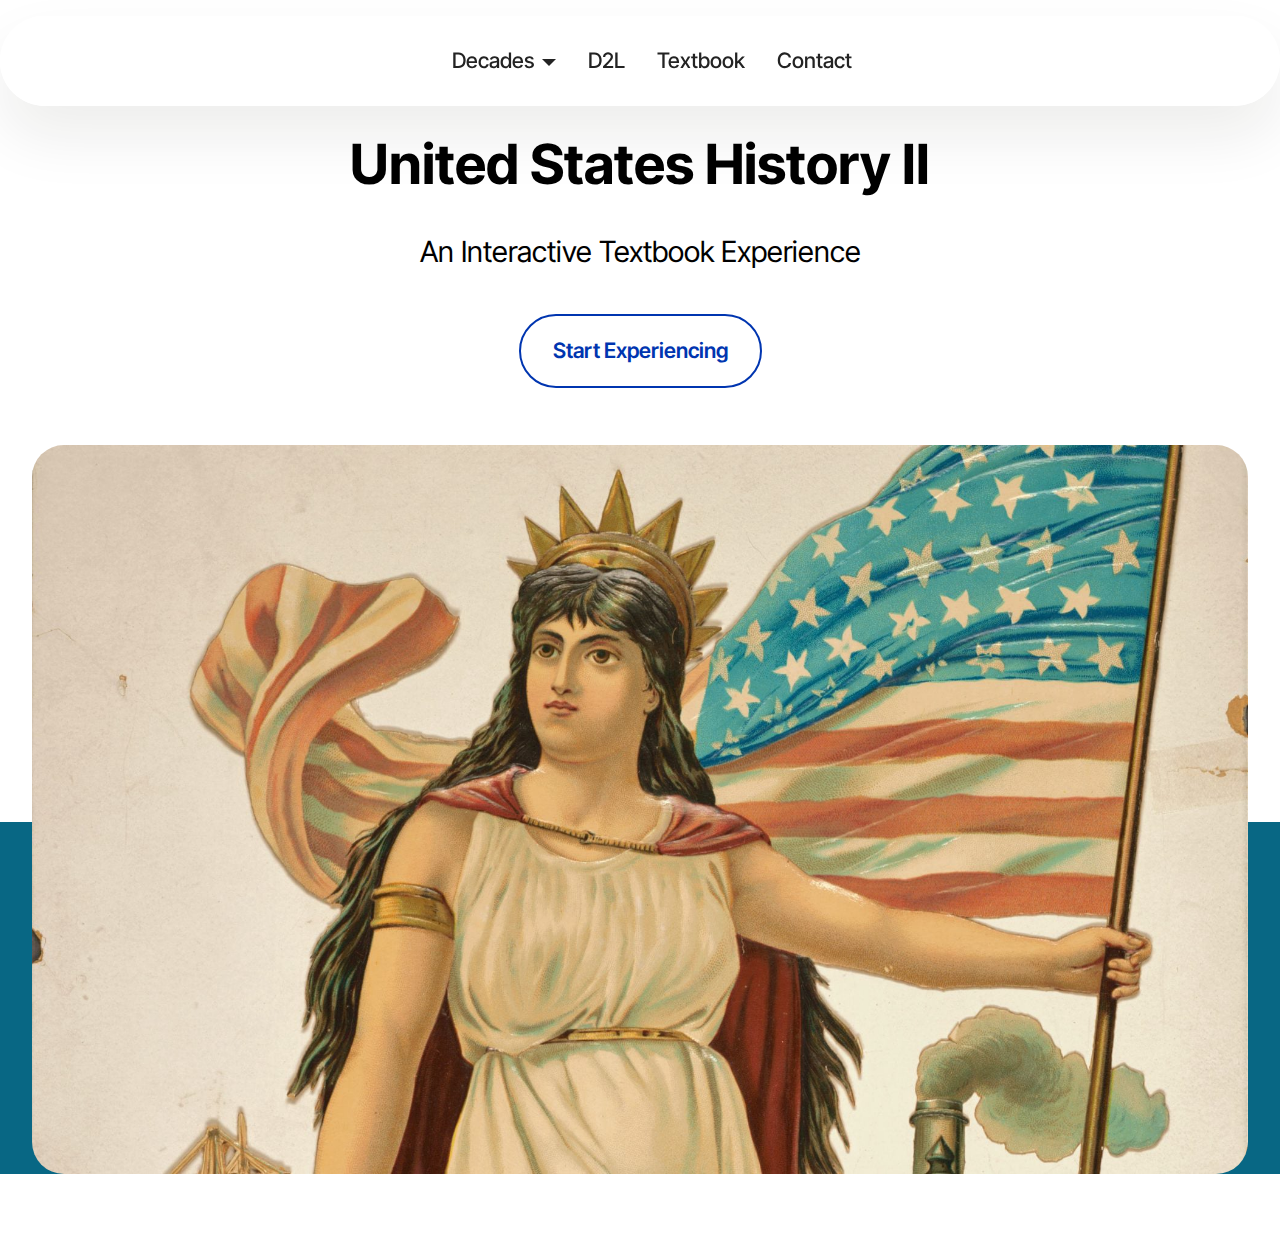
<file: index.html>
<!DOCTYPE html>
<html  >
<head>
  <!-- Site made with Mobirise Website Builder v6.0.1, https://mobirise.com -->
  <meta charset="UTF-8">
  <meta http-equiv="X-UA-Compatible" content="IE=edge">
  <meta name="generator" content="Mobirise v6.0.1, mobirise.com">
  <meta name="viewport" content="width=device-width, initial-scale=1, minimum-scale=1">
  <link rel="shortcut icon" href="assets/images/cropped-testsite.jpg-128x77-1.png" type="image/x-icon">
  <meta name="description" content="">
  
  
  <title>Home</title>
  <link rel="stylesheet" href="assets/web/assets/mobirise-icons2/mobirise2.css">
  <link rel="stylesheet" href="assets/bootstrap/css/bootstrap.min.css">
  <link rel="stylesheet" href="assets/bootstrap/css/bootstrap-grid.min.css">
  <link rel="stylesheet" href="assets/bootstrap/css/bootstrap-reboot.min.css">
  <link rel="stylesheet" href="assets/animatecss/animate.css">
  <link rel="stylesheet" href="assets/dropdown/css/style.css">
  <link rel="stylesheet" href="assets/theme/css/style.css">
  <link rel="preload" href="https://fonts.googleapis.com/css?family=Inter+Tight:100,200,300,400,500,600,700,800,900,100i,200i,300i,400i,500i,600i,700i,800i,900i&display=swap" as="style" onload="this.onload=null;this.rel='stylesheet'">
  <noscript><link rel="stylesheet" href="https://fonts.googleapis.com/css?family=Inter+Tight:100,200,300,400,500,600,700,800,900,100i,200i,300i,400i,500i,600i,700i,800i,900i&display=swap"></noscript>
  <link rel="preload" as="style" href="assets/mobirise/css/mbr-additional.css?v=llgrh5"><link rel="stylesheet" href="assets/mobirise/css/mbr-additional.css?v=llgrh5" type="text/css">

  
  
  
</head>
<body>
  
  <section data-bs-version="5.1" class="menu menu2 cid-tJS6tZXiPa" once="menu" id="menu02-0">
	

	<nav class="navbar navbar-dropdown navbar-fixed-top navbar-expand-lg">
		<div class="container">
			<div class="navbar-brand">
				
				
			</div>
			<button class="navbar-toggler" type="button" data-toggle="collapse" data-bs-toggle="collapse" data-target="#navbarSupportedContent" data-bs-target="#navbarSupportedContent" aria-controls="navbarNavAltMarkup" aria-expanded="false" aria-label="Toggle navigation">
				<div class="hamburger">
					<span></span>
					<span></span>
					<span></span>
					<span></span>
				</div>
			</button>
			<div class="collapse navbar-collapse" id="navbarSupportedContent">
				<ul class="navbar-nav nav-dropdown nav-right navbar-nav-top-padding" data-app-modern-menu="true"><li class="nav-item dropdown open">
						<a class="nav-link link text-black text-primary dropdown-toggle display-4" href="index.html" data-toggle="dropdown-submenu" data-bs-toggle="dropdown" data-bs-auto-close="outside" aria-expanded="false">Decades</a><div class="dropdown-menu" aria-labelledby="dropdown-513"><div class="dropdown open"><a class="text-black text-primary dropdown-item dropdown-toggle show display-4" href="index.html" data-toggle="dropdown-submenu" data-bs-toggle="dropdown" data-bs-auto-close="outside" aria-expanded="true">1960s</a><div class="dropdown-menu dropdown-submenu show" aria-labelledby="dropdown-649" data-bs-popper="none"><a class="text-black text-primary dropdown-item display-4" href="page2.html">Vietnam</a></div></div></div>
					</li>
					<li class="nav-item">
						<a class="nav-link link text-black text-primary display-4" href="https://ksufed.kennesaw.edu/adfs/ls/?SAMLRequest=jdE9T8MwEAbgHYn%2fEHmP7Xw6sZJKFSyVytICAwuyk0sbkdjB57T8fFKqCka2%2b9ArPbqr1rM%2fmh18zoA%2b2DzWBNU4uGv%2fHuc87mLdpoJHaQZaCdBQRJ0qdMc51yR4BYe9NTWJKSfBBnGGjUGvjF9GPE5CXoY8eo6EzEoZRbTI87SI8jcSrBHB%2bSX7YA3OI7g9uFPfwMtuW5Oj9xNKxj7AGEB1pqceznTGA4V2Zm08sGFiaqGzwR56wy7o7aWiy44EX%2bNgsCazM9Iq7FEaNQJK38j9%2bmkrF6ucnPW2sQNZ3d8FQfUjd%2f8JqpubrG7KIhNdUrYiVIkQYcpVFpaxiMNM6zwBlSvVAfVglqsg1a4%2fHD1OqgHa2PGXXrErYgFV7O9bVt8%3d" aria-expanded="false">D2L</a>
					</li>
					<li class="nav-item">
						<a class="nav-link link text-black text-primary display-4" href="https://www.americanyawp.com/" target="_blank">Textbook</a>
					</li><li class="nav-item"><a class="nav-link link text-black text-primary display-4" href="index.html#contacts02-9">Contact</a></li></ul>
				
				
			</div>
		</div>
	</nav>
</section>

<section data-bs-version="5.1" class="header5 cid-tJS6uM4N87" id="header05-1">
	

	
	
	<div class="topbg"></div>
	<div class="align-center container">
		<div class="row justify-content-center">
			<div class="col-md-12 col-lg-9">
				<h1 class="mbr-section-title mbr-fonts-style mb-4 display-2"><strong>United States History II</strong></h1>
				<p class="mbr-text mbr-fonts-style mb-4 display-5">An Interactive Textbook Experience<br></p>
				<div class="mbr-section-btn mt-3"><a class="btn btn-primary-outline display-7" href="index.html#gallery02-v">Start Experiencing</a></div>
			</div>
		</div>
		<div class="row mt-5 justify-content-center">
			<div class="col-12 col-lg-12">
				<img src="assets/images/cropped-testsite.jpg-2000x1198.jpg" alt="Mobirise Website Builder" title="">
			</div>
		</div>
	</div>
</section><section class="display-7" style="padding: 0;align-items: center;justify-content: center;flex-wrap: wrap;    align-content: center;display: flex;position: relative;height: 4rem;"><a href="https://mobiri.se/3890459" style="flex: 1 1;height: 4rem;position: absolute;width: 100%;z-index: 1;"><img alt="" style="height: 4rem;" src="[data-uri]"></a><p style="margin: 0;text-align: center;" class="display-7">&#8204;</p><a style="z-index:1" href="https://mobirise.com/offline-website-builder.html">Offline Website Creator</a></section><script src="assets/bootstrap/js/bootstrap.bundle.min.js"></script>  <script src="assets/smoothscroll/smooth-scroll.js"></script>  <script src="assets/ytplayer/index.js"></script>  <script src="assets/dropdown/js/navbar-dropdown.js"></script>  <script src="assets/theme/js/script.js"></script>  
  
  
 <div id="scrollToTop" class="scrollToTop mbr-arrow-up"><a style="text-align: center;"><i class="mbr-arrow-up-icon mbr-arrow-up-icon-cm cm-icon cm-icon-smallarrow-up"></i></a></div>
    <input name="animation" type="hidden">
  </body>
</html>
</file>
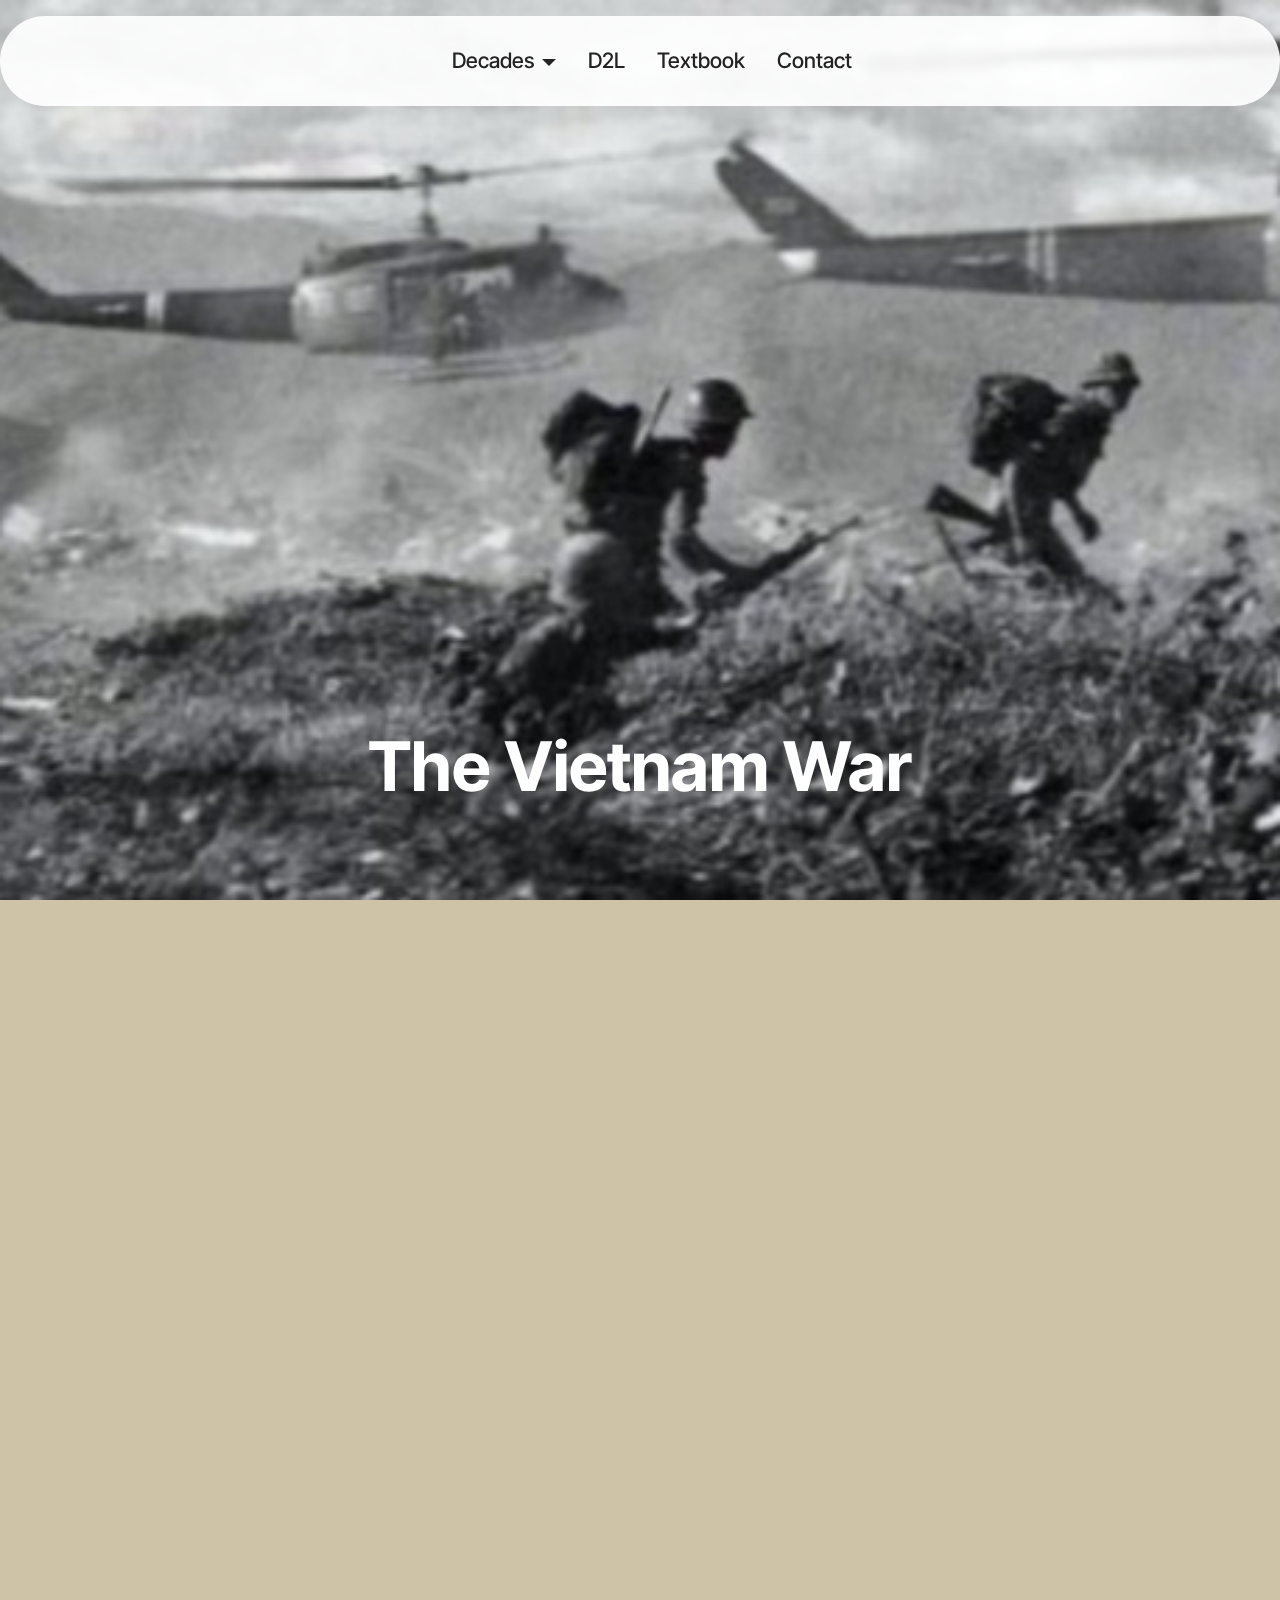
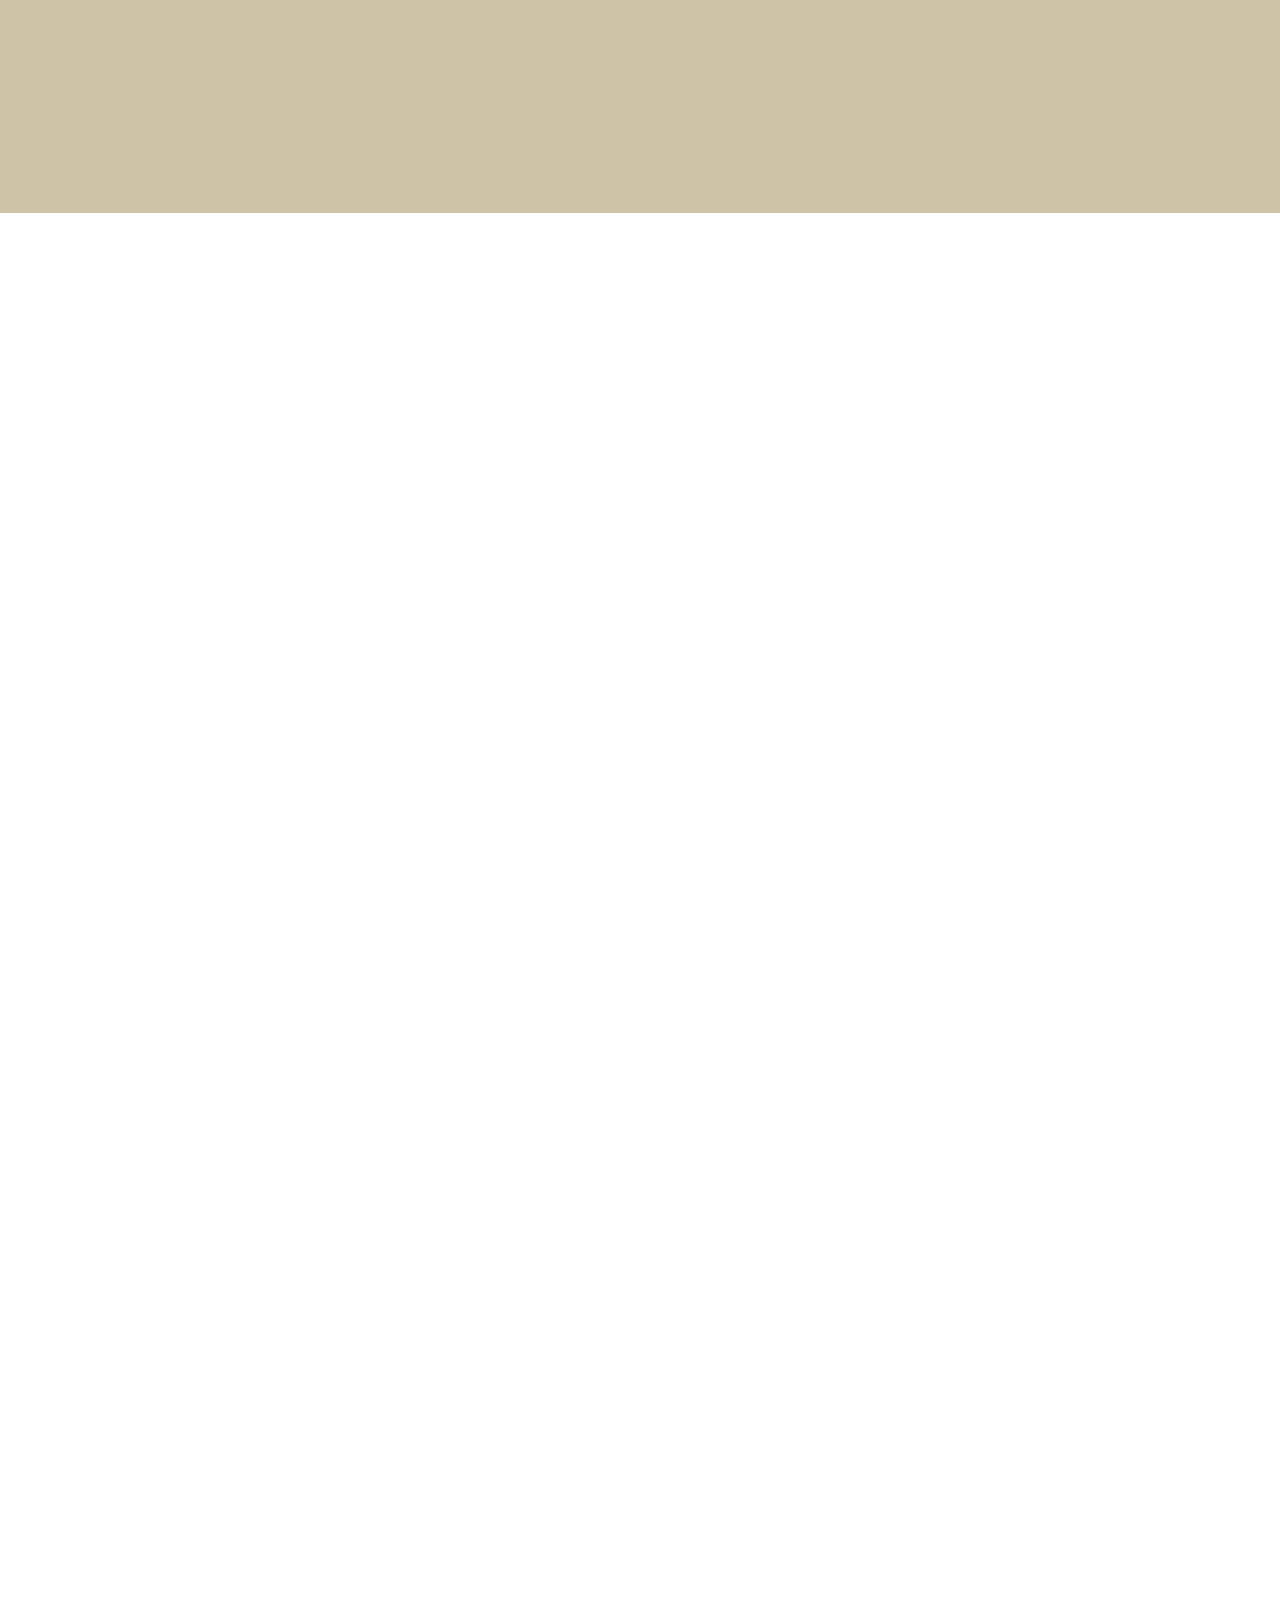
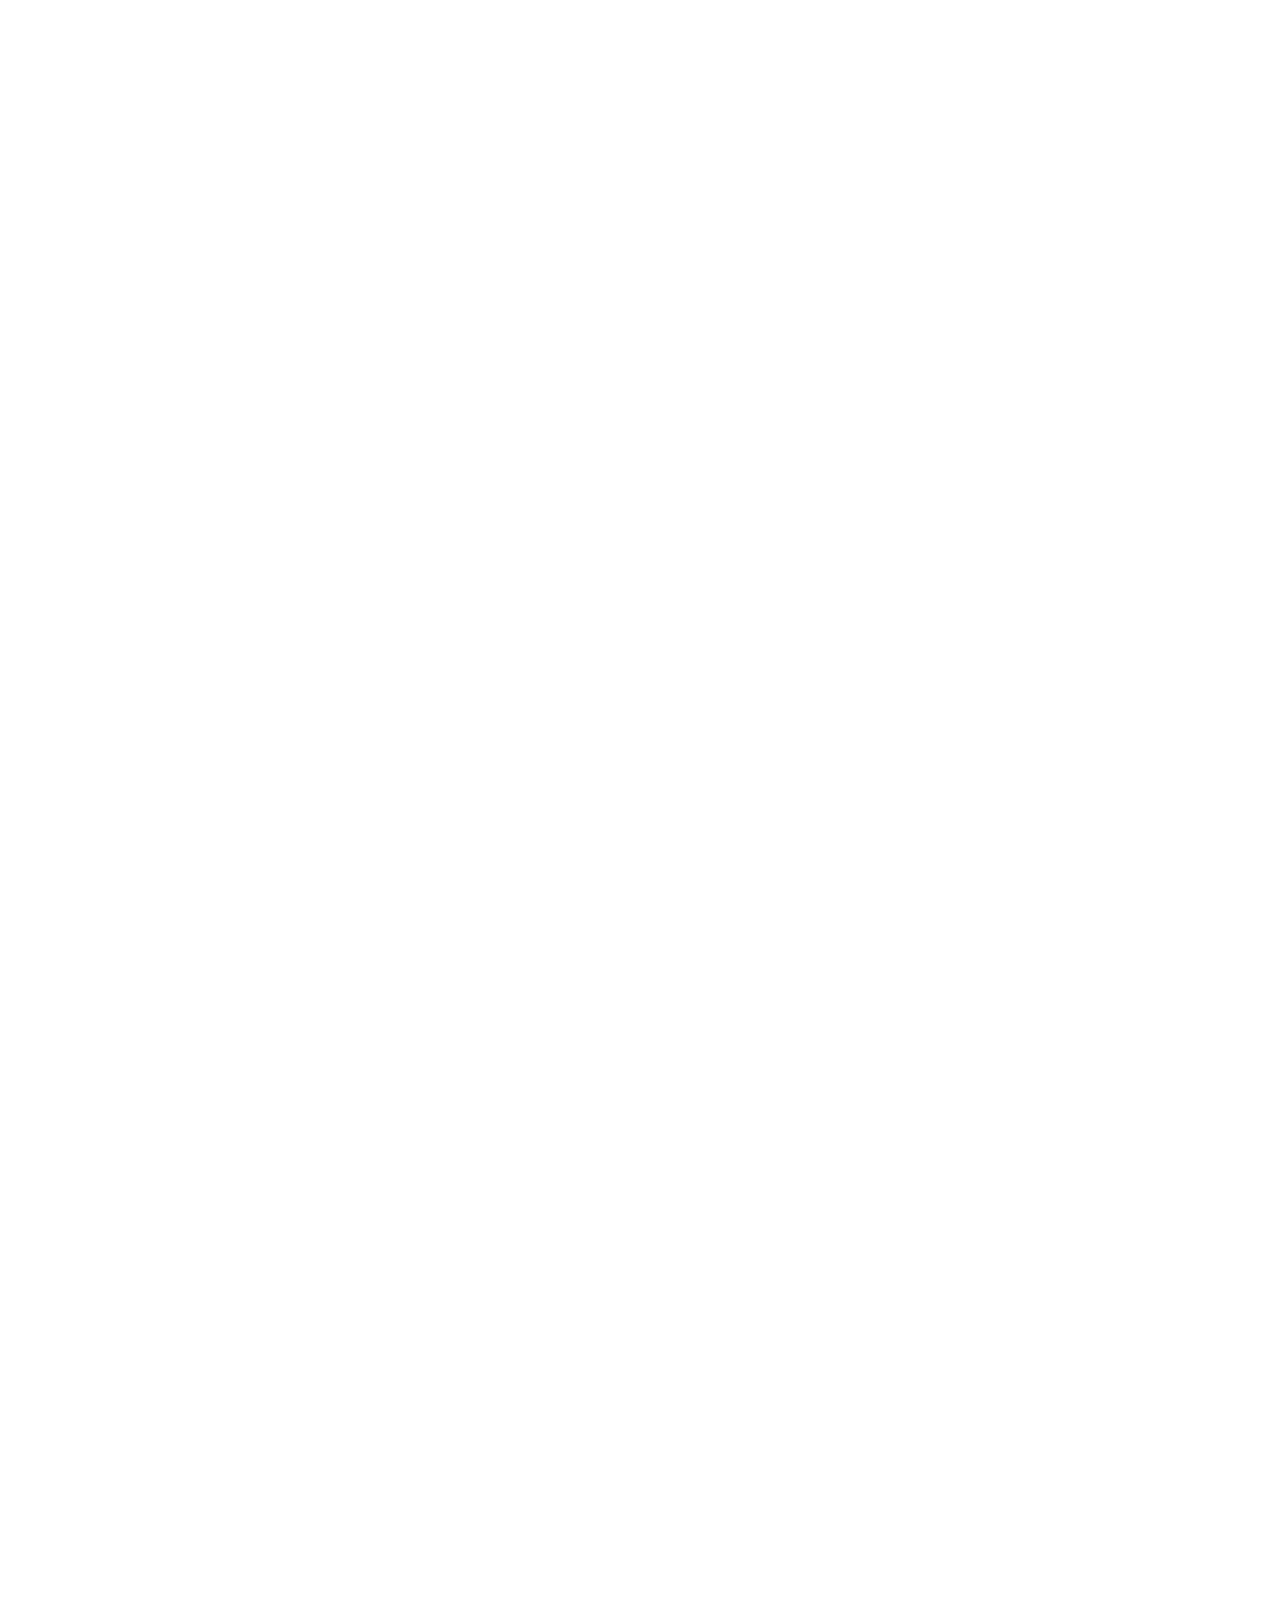
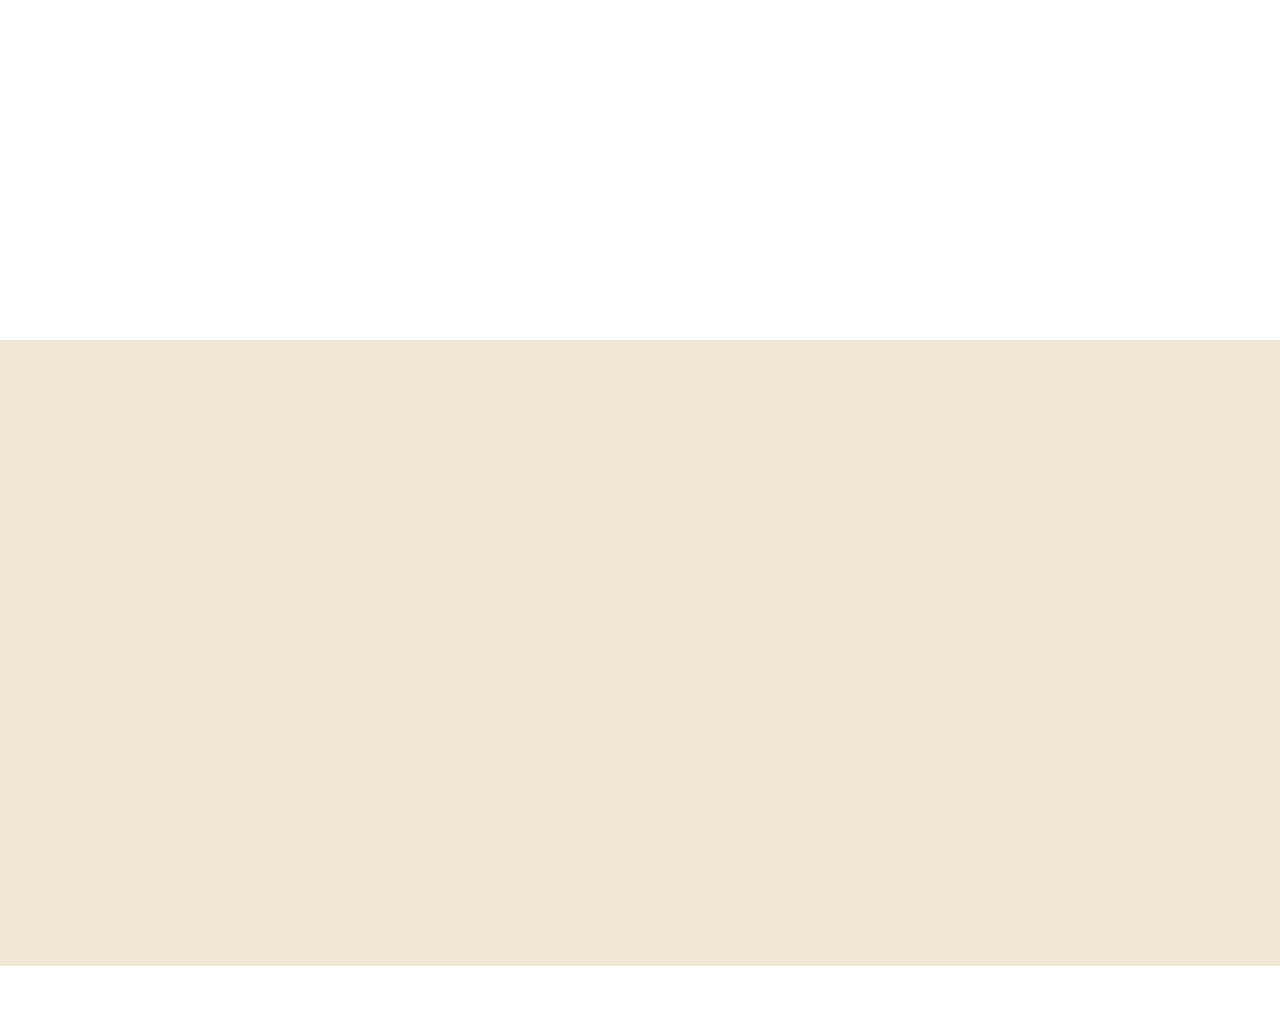
<file: page2.html>
<!DOCTYPE html>
<html  >
<head>
  <!-- Site made with Mobirise Website Builder v6.0.1, https://mobirise.com -->
  <meta charset="UTF-8">
  <meta http-equiv="X-UA-Compatible" content="IE=edge">
  <meta name="generator" content="Mobirise v6.0.1, mobirise.com">
  <meta name="viewport" content="width=device-width, initial-scale=1, minimum-scale=1">
  <link rel="shortcut icon" href="assets/images/cropped-testsite.jpg-128x77-1.png" type="image/x-icon">
  <meta name="description" content="">
  
  
  <title>Vietnam (Landing Page)</title>
  <link rel="stylesheet" href="assets/web/assets/mobirise-icons2/mobirise2.css">
  <link rel="stylesheet" href="assets/bootstrap/css/bootstrap.min.css">
  <link rel="stylesheet" href="assets/bootstrap/css/bootstrap-grid.min.css">
  <link rel="stylesheet" href="assets/bootstrap/css/bootstrap-reboot.min.css">
  <link rel="stylesheet" href="assets/parallax/jarallax.css">
  <link rel="stylesheet" href="assets/animatecss/animate.css">
  <link rel="stylesheet" href="assets/dropdown/css/style.css">
  <link rel="stylesheet" href="assets/theme/css/style.css">
  <link rel="preload" href="https://fonts.googleapis.com/css?family=Inter+Tight:100,200,300,400,500,600,700,800,900,100i,200i,300i,400i,500i,600i,700i,800i,900i&display=swap" as="style" onload="this.onload=null;this.rel='stylesheet'">
  <noscript><link rel="stylesheet" href="https://fonts.googleapis.com/css?family=Inter+Tight:100,200,300,400,500,600,700,800,900,100i,200i,300i,400i,500i,600i,700i,800i,900i&display=swap"></noscript>
  <link rel="preload" as="style" href="assets/mobirise/css/mbr-additional.css?v=Rp2PS3"><link rel="stylesheet" href="assets/mobirise/css/mbr-additional.css?v=Rp2PS3" type="text/css">

  
  
  
</head>
<body>
  
  <section data-bs-version="5.1" class="menu menu2 cid-uGRoycRAL9" once="menu" id="menu02-1v">
	

	<nav class="navbar navbar-dropdown navbar-fixed-top navbar-expand-lg">
		<div class="container">
			<div class="navbar-brand">
				
				
			</div>
			<button class="navbar-toggler" type="button" data-toggle="collapse" data-bs-toggle="collapse" data-target="#navbarSupportedContent" data-bs-target="#navbarSupportedContent" aria-controls="navbarNavAltMarkup" aria-expanded="false" aria-label="Toggle navigation">
				<div class="hamburger">
					<span></span>
					<span></span>
					<span></span>
					<span></span>
				</div>
			</button>
			<div class="collapse navbar-collapse" id="navbarSupportedContent">
				<ul class="navbar-nav nav-dropdown nav-right navbar-nav-top-padding" data-app-modern-menu="true"><li class="nav-item dropdown">
						<a class="nav-link link text-black text-primary dropdown-toggle display-4" href="index.html" data-toggle="dropdown-submenu" data-bs-toggle="dropdown" data-bs-auto-close="outside" aria-expanded="false">Decades</a><div class="dropdown-menu" aria-labelledby="dropdown-513"><div class="dropdown"><a class="text-black text-primary dropdown-item dropdown-toggle show display-4" href="index.html" data-toggle="dropdown-submenu" data-bs-toggle="dropdown" data-bs-auto-close="outside" aria-expanded="true">1960s</a><div class="dropdown-menu dropdown-submenu show" aria-labelledby="dropdown-649" data-bs-popper="none"><a class="text-black text-primary dropdown-item display-4" href="page2.html">Vietnam</a></div></div></div>
					</li>
					<li class="nav-item">
						<a class="nav-link link text-black text-primary display-4" href="https://ksufed.kennesaw.edu/adfs/ls/?SAMLRequest=jdE9T8MwEAbgHYn%2fEHmP7Xw6sZJKFSyVytICAwuyk0sbkdjB57T8fFKqCka2%2b9ArPbqr1rM%2fmh18zoA%2b2DzWBNU4uGv%2fHuc87mLdpoJHaQZaCdBQRJ0qdMc51yR4BYe9NTWJKSfBBnGGjUGvjF9GPE5CXoY8eo6EzEoZRbTI87SI8jcSrBHB%2bSX7YA3OI7g9uFPfwMtuW5Oj9xNKxj7AGEB1pqceznTGA4V2Zm08sGFiaqGzwR56wy7o7aWiy44EX%2bNgsCazM9Iq7FEaNQJK38j9%2bmkrF6ucnPW2sQNZ3d8FQfUjd%2f8JqpubrG7KIhNdUrYiVIkQYcpVFpaxiMNM6zwBlSvVAfVglqsg1a4%2fHD1OqgHa2PGXXrErYgFV7O9bVt8%3d" aria-expanded="false">D2L</a>
					</li>
					<li class="nav-item">
						<a class="nav-link link text-black text-primary display-4" href="https://www.americanyawp.com/" target="_blank">Textbook</a>
					</li><li class="nav-item"><a class="nav-link link text-black text-primary display-4" href="index.html#contacts02-9">Contact</a></li></ul>
				
				
			</div>
		</div>
	</nav>
</section>

<section data-bs-version="5.1" class="header16 cid-uH5tyKSlhE mbr-fullscreen mbr-parallax-background" id="header17-38">
  
  
  <div class="container-fluid">
    <div class="row">
      <div class="content-wrap col-12 col-md-12">
        <h1 class="mbr-section-title mbr-fonts-style mbr-white mb-4 display-1">
          <strong><br>The Vietnam War</strong></h1>
        
        
        
      </div>
    </div>
  </div>
</section>

<section data-bs-version="5.1" class="start article2 cid-uH39TZ228q" id="article02-2a">
	

	
	

	<div class="container">
		<div class="row justify-content-center">
			<div class="col-12 col-md-12 col-lg-5 image-wrapper">
				<img class="w-100" src="assets/images/nllbj-img-tonkin-012-a.webp" alt="The Gulf of Tonkin Resolution gave President Lyndon B. Johnson broad authority to escalate U.S. military involvement in Vietnam without a formal declaration of war. The resolution allowed Johnson to use &quot;all necessary measures&quot; to repel attacks and prevent further aggression, leading to a massive expansion of U.S. military operations in Vietnam. Congress repealed the resolution in 1971 as opposition to the war grew.">
			</div>
			<div class="col-12 col-md-12 col-lg">
				<div class="text-wrapper align-left">
					<h1 class="mbr-section-title mbr-fonts-style mb-4 display-2">
						<strong><a href="https://www.americanyawp.com/text/27-the-sixties/#VThe_Origins_of_the_Vietnam_War" class="text-primary">Origins of the War</a></strong></h1>
					<p class="mbr-text align-left mbr-fonts-style mb-4 display-7">American involvement in the Vietnam War began as part of the United States government's use of the containment policy toward Communism as discussed previously. At first, the U.S. only supported France’s fight against the communist Viet Minh but, after France’s defeat in 1954, the U.S. became the primary western power in the region helping to establish South Vietnam under president Ngo Dinh Diem. Despite American aid, South Vietnam struggled against communist insurgents, and Diem’s unpopular leadership led to his assassination in 1963.<br><br>In 1964, the USS Maddox was fire upon in the Gulf of Tonkin, which resulted in President Johnson being granted the tower to escalate military support in the region. By 1965, American troops were fully engaged in combat, and more importantly victory was vague and undefined. Under General Westmoreland, the war focused on body counts rather than territorial gains, but despite increasing troop numbers and heavy bombing, victory remained elusive. By 1968, with over 500,000 U.S. troops deployed and mounting casualties, public protests erupted, fueling the American counterculture movement.<br><br>Document Citation: Joint Resolution for the Maintenance of International Peace and Security in Southeast Asia, also known as the Gulf of Tonkin Resolution, August 10, 1964. (National Archives Identifier 2803448)&nbsp;<br></p>
					
				</div>
			</div>
		</div>
	</div>
</section>

<section data-bs-version="5.1" class="video04 cid-uH3kqRY4VU" id="video04-2d">
    
    
    <div class="container">
        <div class="mbr-section-head mb-5">
            <h4 class="mbr-section-title mbr-fonts-style mb-0 mt-0 display-2">
                <strong>Tragedy in Vietnam</strong><br></h4>
            <h5 class="mbr-section-subtitle mbr-fonts-style mt-4 display-7">As your textbook argues, the Vietnam War "contributed more to public disillusionment" with the U.S. government then any other issue. There were at least three distinct points that set the war in opposition to public sentiment. First, the U.S. policy allowing college students to defer the draft by being enrolled before 1971 meant that for the first time, wealthier citizens could actively choose not to participate in the war by enrolling in their local universities. This also meant that professors struggled with failing students, as failure in a class could literally lead to the student being forced into the army and fighting overseas. <br><br>Secondly, the Vietnam War had a vastly different relationship to the growing media industry then previous wars. As we saw in World War II, so much of the information about the war was influenced heavily by the government. As far as the Vietnam War goes, the government struggled with both shaping the overall narrative of the war, but also in containing various failures within the war. The war was the first to be extensively televised, exposing the brutality of the conflict and creating a "credibility gap" between government claims of success and the grim reality on the ground. There are several examples of this, like the 1968 Tet Offensive, which for the first saw the broadcasting of the execution of a Vietnamese general. <br><br>The third distinction that sets the Vietnam War apart from previous wars, was the U.S. citizenry's failure to grapple the moral nature of the war. In World War II, and even to some degree the Korean War, our role seemed to be crystal clear as media outlets framed our enemies as the clear enemies in the conflict all the while censoring our own failures. During the Vietnam War, media outlets were far more dynamic and the narrative was far less clear. U.S. soldiers openly discussed their own reservations with the war, and more importantly they did so through a TV camera that recorded everything succinctly. One of the best examples of this comes in the early part of the war, when Morley Safer actively filmed the burning of Cam Ne on August 3, 1965. I want you to think about this footage and what it meant for the individuals involved.&nbsp;<div>
</div></h5>
        </div>
        <div class="row justify-content-center">
            <div class="col-12 col-md-12 video-block">
                <div class="video-wrapper"><iframe class="mbr-embedded-video" src="https://www.youtube.com/embed/Q0GcfIIpiCg?rel=0&amp;amp;&amp;showinfo=0&amp;autoplay=0&amp;loop=0" width="1280" height="720" frameborder="0" allowfullscreen></iframe></div>
                <p class="mbr-text mt-3 mbr-fonts-style display-4">Morley Safer, "The Burning of Cam Ne," CBS News, August 3, 1965.</p>
            </div>
        </div>
    </div>
</section>

<section data-bs-version="5.1" class="video04 cid-uH3qhhacUj" id="video04-2e">
    
    
    <div class="container">
        <div class="mbr-section-head mb-5">
            <h4 class="mbr-section-title mbr-fonts-style mb-0 mt-0 display-2">
                <strong><a href="https://www.americanyawp.com/text/28-the-unraveling/#IIThe_Strain_of_Vietnam" class="text-primary">What was "Peace with Honor?"</a></strong></h4>
            <h5 class="mbr-section-subtitle mbr-fonts-style mt-4 display-7">Amid growing unrest, President Johnson chose not to seek reelection in 1968. In stead, the Democratic Party ran Hubert Humphrey, a representative aimed at unifying a number of voices from more diverse communities within the Democratic Party. By 1968, <a href="https://youtu.be/2ckAAOv8WQo" class="text-primary">Walter Cronkite struggled to described the war on air</a>, ultimately concluding that it can only be explained as being "mired in a stalemate." In the end though, Richard Nixon won the presidency with a narrow majority, using what historians describe as the "southern strategy," which saw North Carolina (For the first time since 1928) and South Carolina (for the second time since 1876) vote Republican. Once in office, Nixon's policy of "Vietnamization" aimed to shift responsibility to South Vietnamese forces while secretly escalating attacks in Laos and Cambodia. These actions, once revealed, sparked renewed protests, including the fatal shootings of students at Kent State and Jackson State. <br><br>But as with previous presidents, Nixon failed to define what victory meant in Vietnam. By 1970, Nixon went on air declaring his intention to achieve <a href="https://teachingamericanhistory.org/document/peace-with-honor/" class="text-primary">"peace with honor" in the region</a>. These negotiations were lengthy, wrought with conflict, and tense, and only resulted in the signing of the Paris Peace Accords by 1973. Peace however was still not viable, as U.S. soldiers would only truly evacuate the region in 1975. This following footage illustrates clearly the nature of the retreat, and it complicates Nixon's attempt to shape the narrative.</h5>
        </div>
        <div class="row justify-content-center">
            <div class="col-12 col-md-12 video-block">
                <div class="video-wrapper"><iframe class="mbr-embedded-video" src="https://www.youtube.com/embed/9F2Wi3eMA9Y?rel=0&amp;amp;&amp;showinfo=0&amp;autoplay=0&amp;loop=0" width="1280" height="720" frameborder="0" allowfullscreen></iframe></div>
                <p class="mbr-text mt-3 mbr-fonts-style display-4">
                    "Evacuation of Saigon," CBS Evening News, 1975</p>
            </div>
        </div>
    </div>
</section>

<section data-bs-version="5.1" class="article12 cid-uH3x7gZW5K" id="article12-2h">    
    
    <div class="container">
        <div class="row justify-content-center">
            <div class="col-md-12 col-lg-10">
                <h3 class="mbr-section-title mbr-fonts-style mb-4 mt-0 display-2">
                <strong>Your Decision:</strong></h3>
                
                <p class="mbr-text mbr-fonts-style display-7">There are many ways to explore the war itself. Your goal here is to make a decision. You may be interested in how economic conditions in the United States led to the shaping of the military. Not only were many of the soldiers interested in becoming economic leaders back home, but they also would help promote economic capitalism in a region that was largely resistant to those ideas. However, you may also be interested in understanding more about the Cold War, which would ultimately mean exploring the political history of the Vietnam War. Finally, you may also choose to explore the social perspective, which is best reflected in the students who flooded the streets for years in protest to the war.</p>
            </div>
        </div>
    </div>
</section>

<section data-bs-version="5.1" class="features19 cid-uGRqFlmuyL" id="features019-1w">
	

	
	
	<div class="container">
		<div class="row justify-content-center">
			
		</div>
		<div class="row">
			<div class="item features-without-image col-12 col-lg-4 item-mb active">
				<div class="item-wrapper">
					<div class="card-box align-left">
						<div class="img-wrapper mb-3">
							<img class="" src="assets/images/vietnam1b-160x130.jpg" data-slide-to="0" data-bs-slide-to="0" alt="">
						</div>
						<h5 class="card-title mbr-fonts-style display-5"><a href="page3.html#header17-23" class="text-primary">Soldier's Perspective (Economic)</a></h5>
						<p class="card-text mbr-fonts-style display-7">This track explores primary sources related to what soldiers experienced on the battlefield. While it acknowledges the decisions made in both the political and social spaces, it focuses on a variety of different aspects soldiers faced that many others did not.&nbsp;<br></p>
					</div>
				</div>
			</div><div class="item features-without-image col-12 col-lg-4 item-mb">
				<div class="item-wrapper">
					<div class="card-box align-left">
						<div class="img-wrapper mb-3">
							<img class="" src="assets/images/image-20150305-3321-1emdf86-1-160x108.jpg" data-slide-to="1" data-bs-slide-to="1" alt="">
						</div>
						<h5 class="card-title mbr-fonts-style display-5"><a href="page4.html#header17-2p" class="text-primary">Politician's Perspective (Political)</a></h5>
						<p class="card-text mbr-fonts-style display-7">The Vietnam War began politically rooted within the theory of containment, which asked U.S. politicians to respond in kind to the potential expansion of Communism, but over time politicians found themselves in the difficult position of redefining both the war and what success in that war really meant.&nbsp;<br></p>
					</div>
				</div>
			</div><div class="item features-without-image col-12 col-lg-4 item-mb">
				<div class="item-wrapper">
					<div class="card-box align-left">
						<div class="img-wrapper mb-3">
							<img class="" src="assets/images/vietnam1d-160x132.jpg" data-slide-to="2" data-bs-slide-to="2" alt="">
						</div>
						<h5 class="card-title mbr-fonts-style display-5"><a href="page5.html#header17-30" class="text-primary">Student's Perspective (Social)</a></h5>
						<p class="card-text mbr-fonts-style display-7">For many students, the Vietnam War was a threat. Their status as students in a university offered them protection from the draft, at least in the beginning. By 1969 though, good academic standing was abandoned as the draft lottery system was opened up, and students took to the streets to make their voices heard.&nbsp;<br>
						</p>
					</div>
				</div>
			</div>
			
			
		</div>
	</div>
</section><section class="display-7" style="padding: 0;align-items: center;justify-content: center;flex-wrap: wrap;    align-content: center;display: flex;position: relative;height: 4rem;"><a href="https://mobiri.se/3890459" style="flex: 1 1;height: 4rem;position: absolute;width: 100%;z-index: 1;"><img alt="" style="height: 4rem;" src="[data-uri]"></a><p style="margin: 0;text-align: center;" class="display-7">&#8204;</p><a style="z-index:1" href="https://mobirise.com/builder/ai-website-generator.html">AI Website Generator</a></section><script src="assets/bootstrap/js/bootstrap.bundle.min.js"></script>  <script src="assets/parallax/jarallax.js"></script>  <script src="assets/smoothscroll/smooth-scroll.js"></script>  <script src="assets/ytplayer/index.js"></script>  <script src="assets/dropdown/js/navbar-dropdown.js"></script>  <script src="assets/theme/js/script.js"></script>  
  
  
 <div id="scrollToTop" class="scrollToTop mbr-arrow-up"><a style="text-align: center;"><i class="mbr-arrow-up-icon mbr-arrow-up-icon-cm cm-icon cm-icon-smallarrow-up"></i></a></div>
    <input name="animation" type="hidden">
  </body>
</html>
</file>
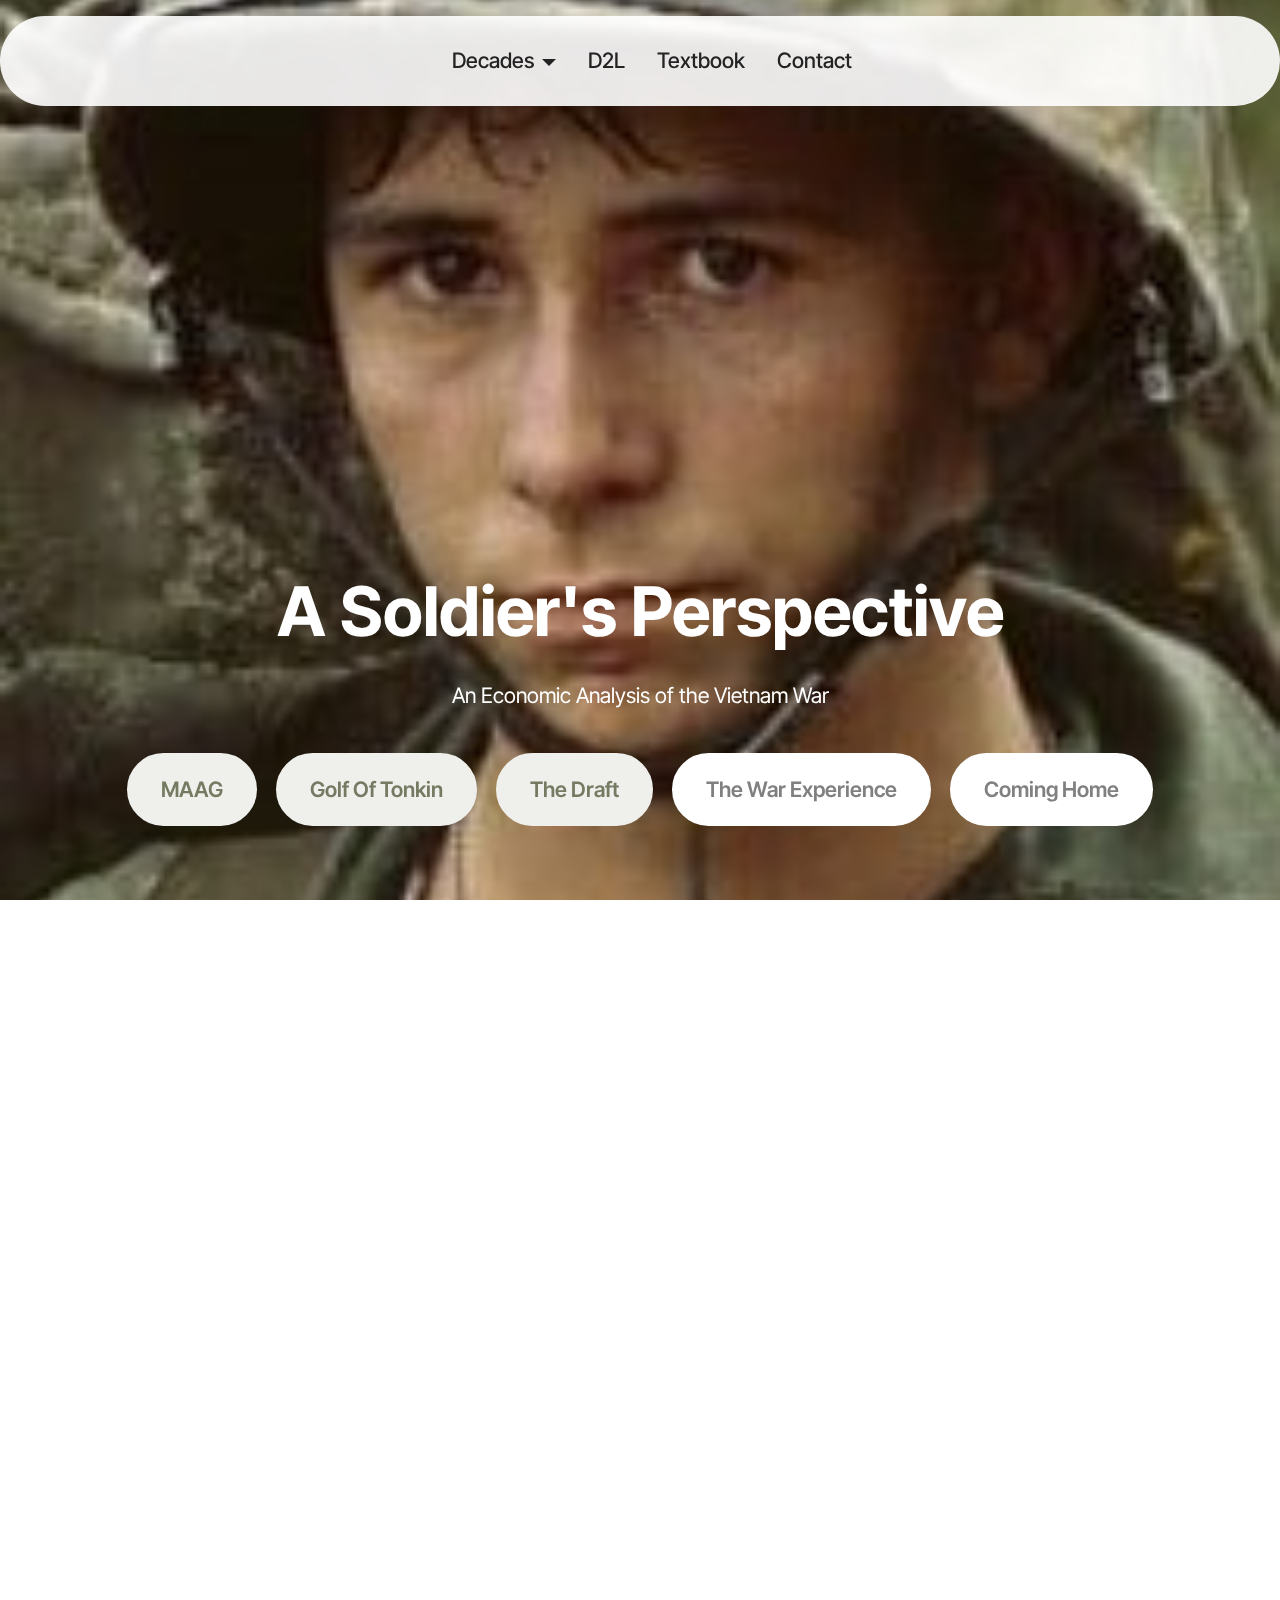
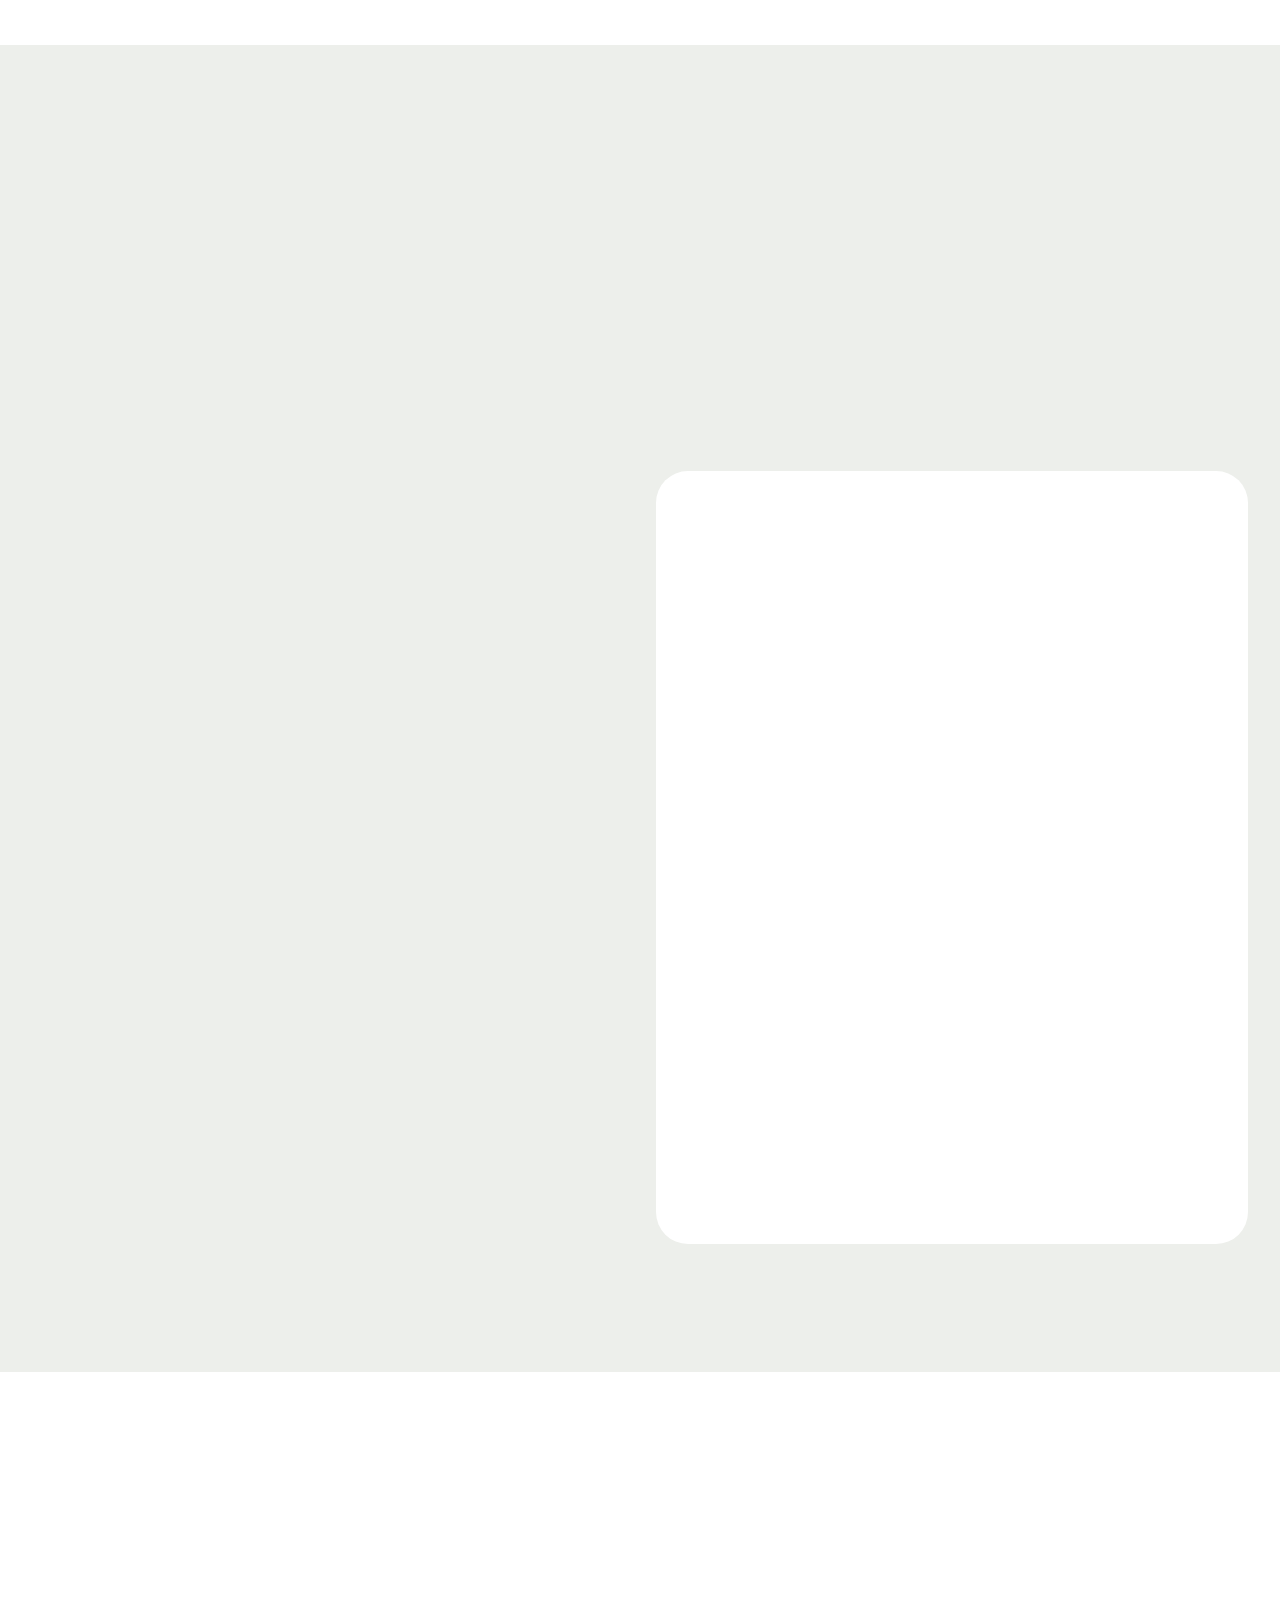
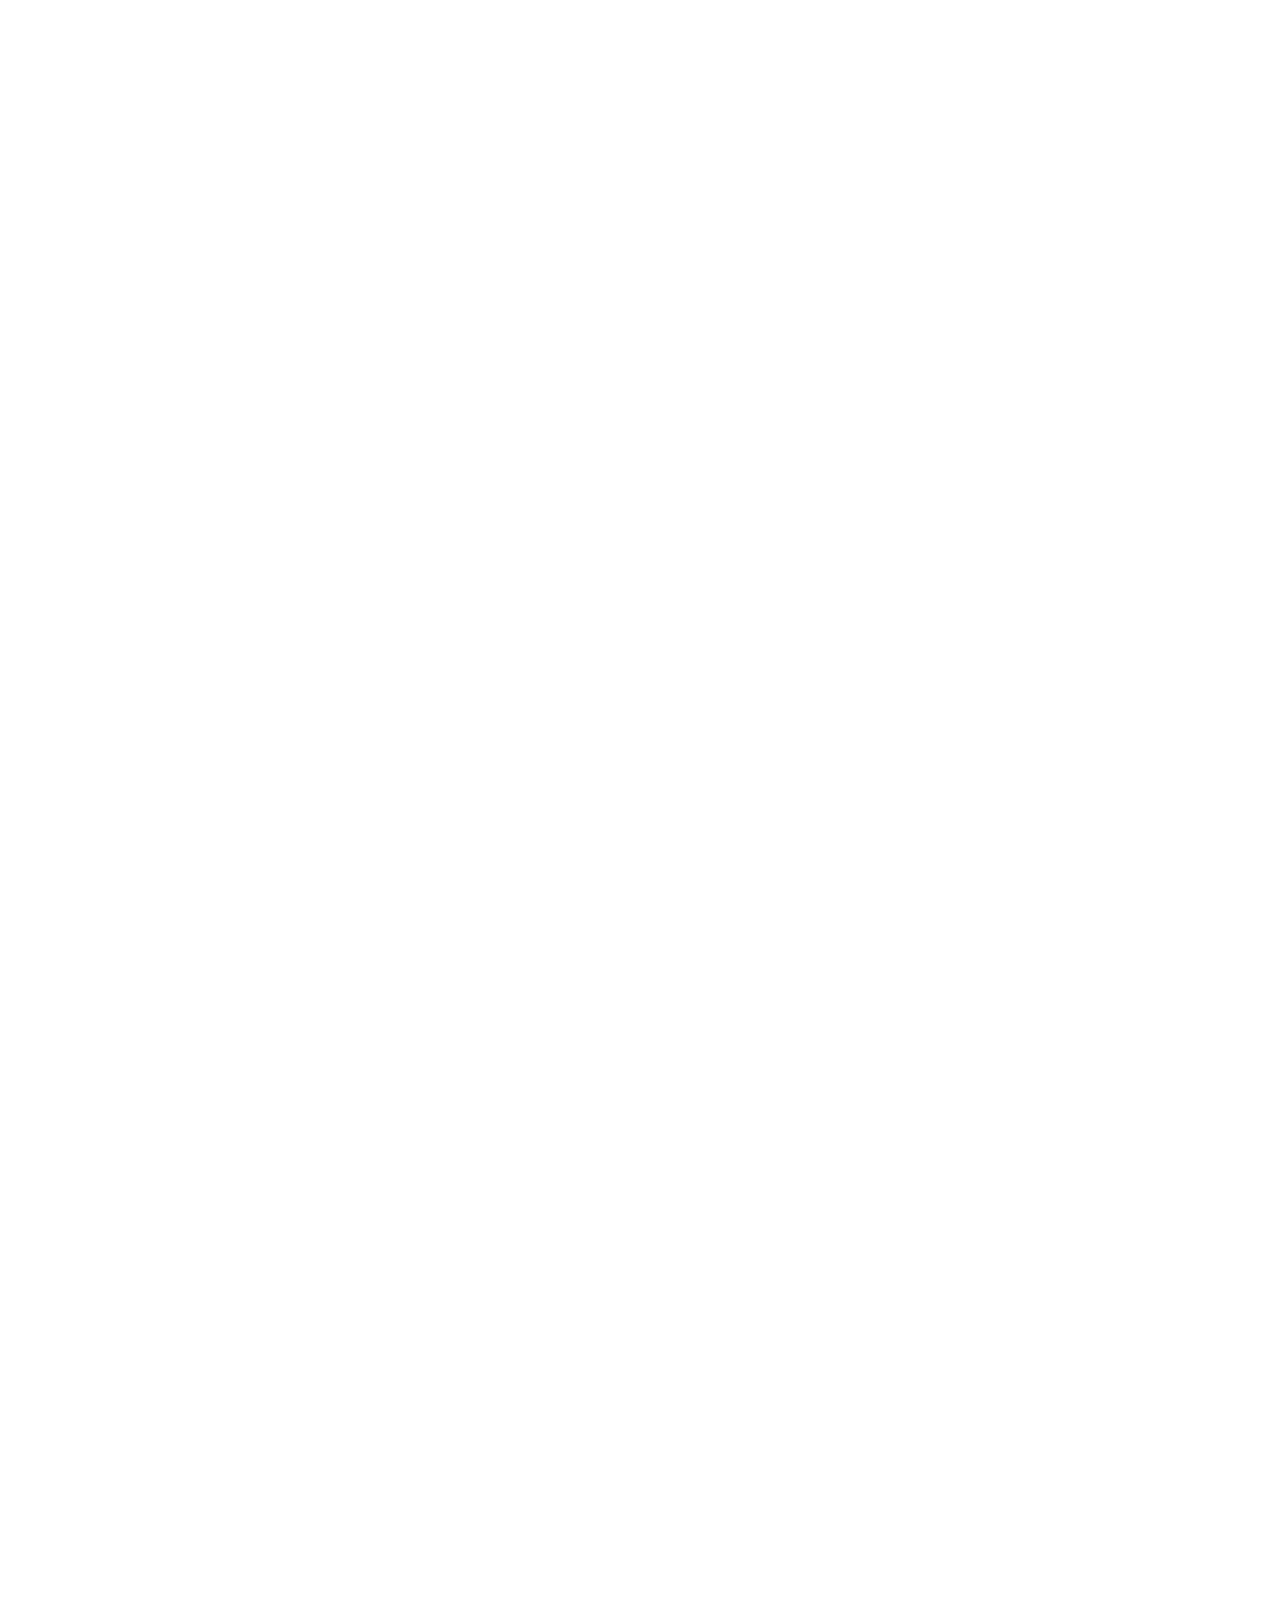
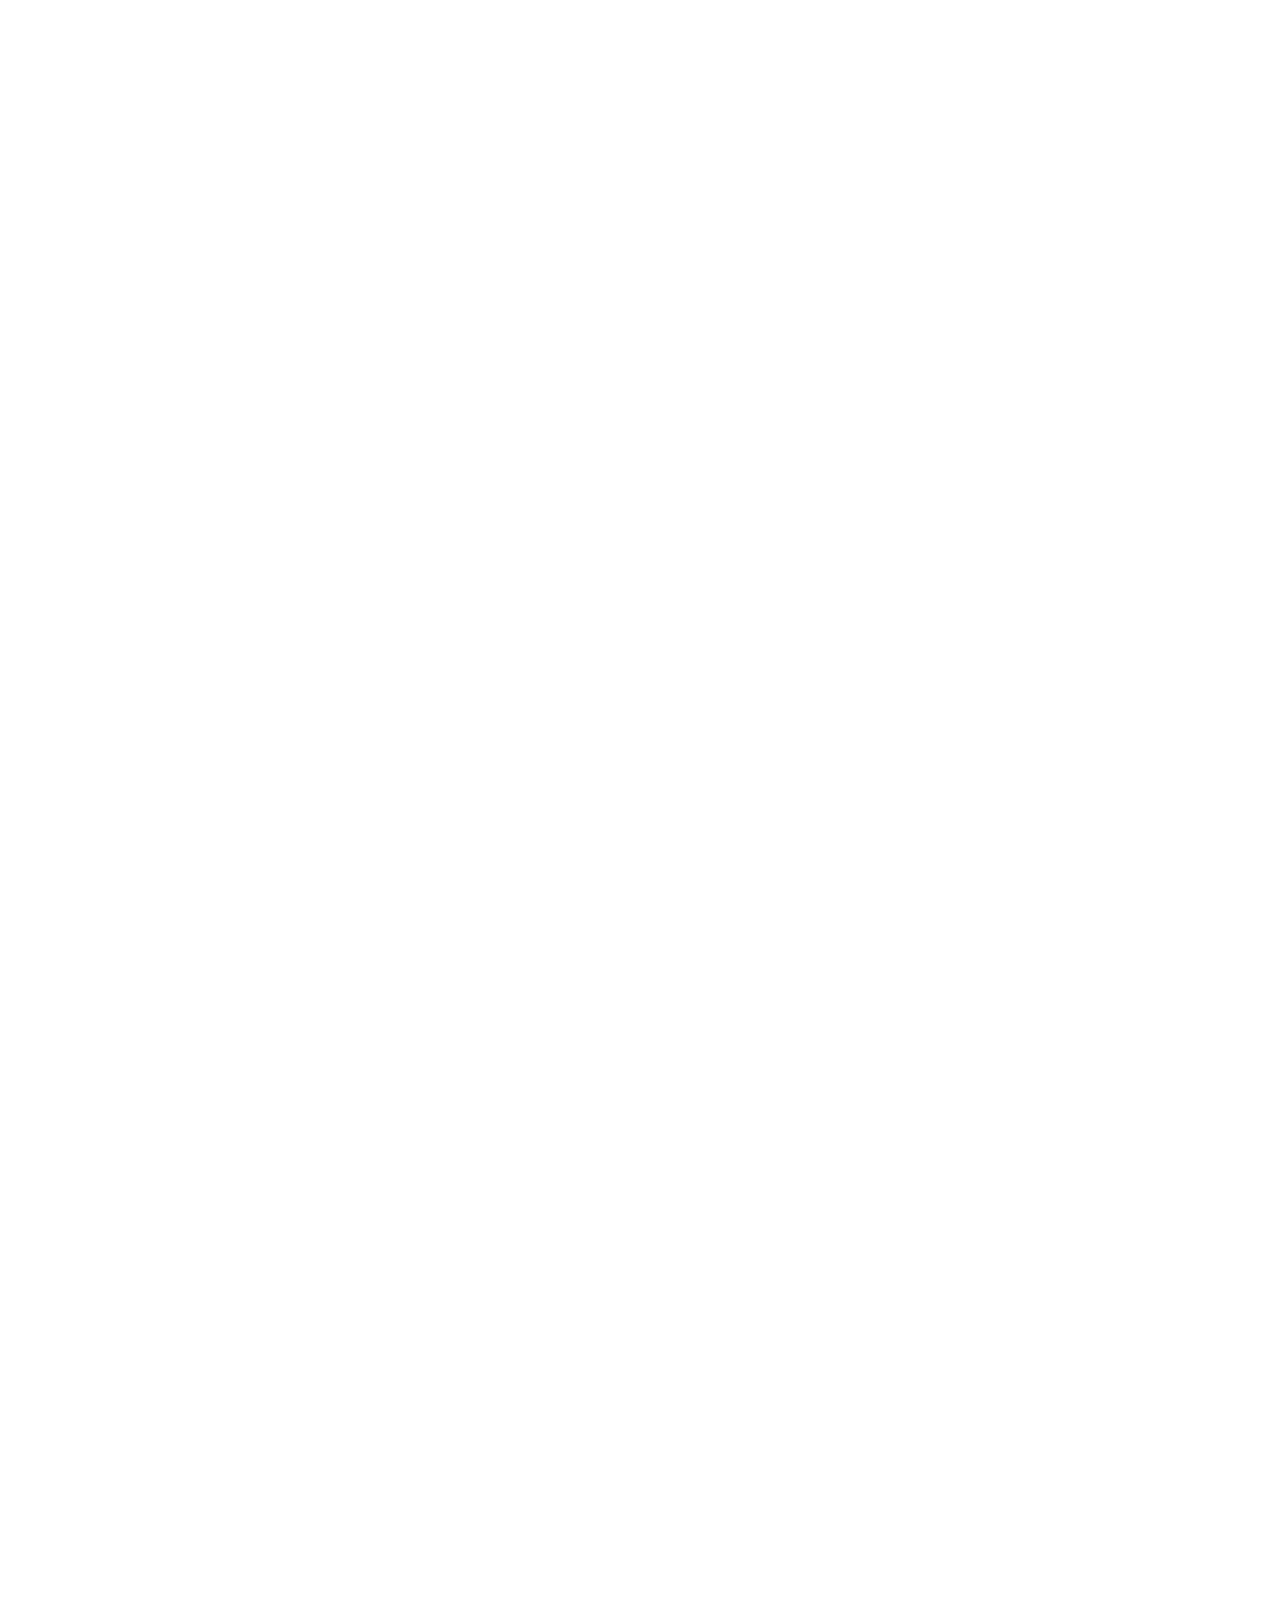
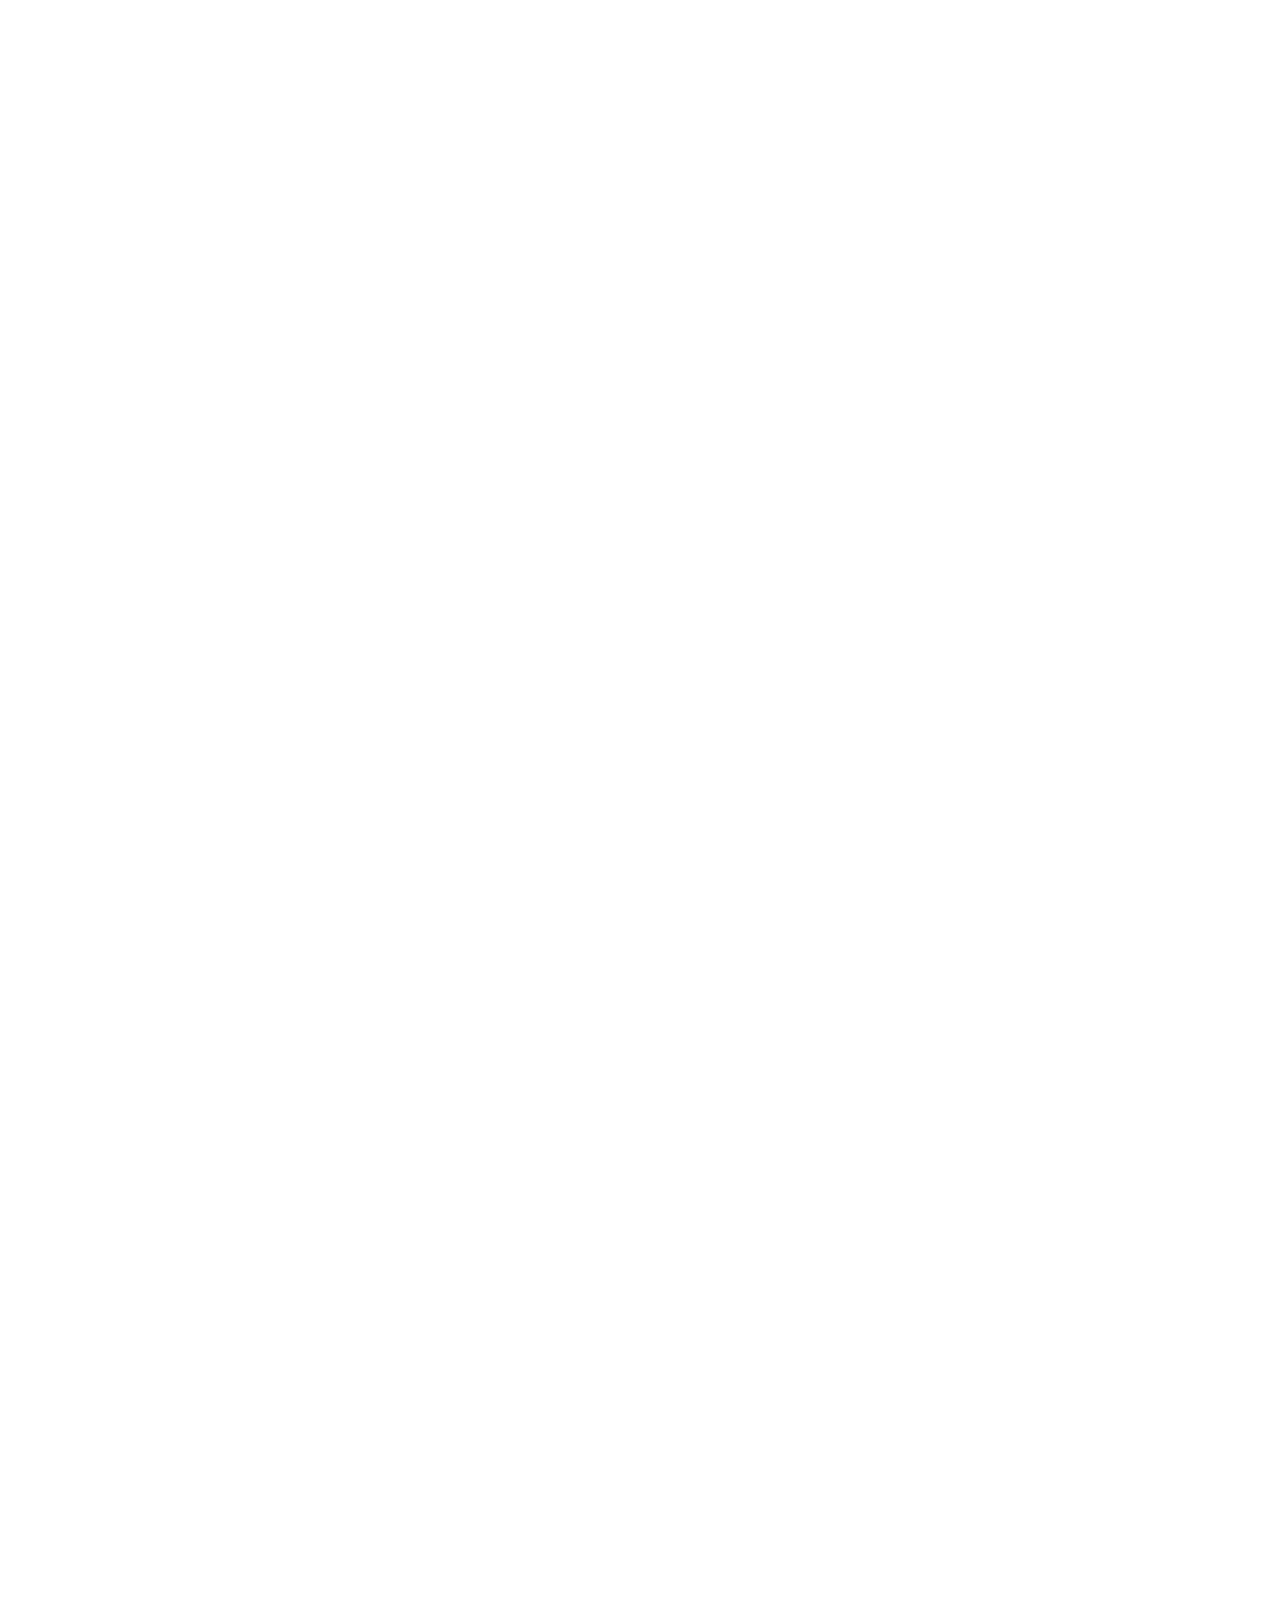
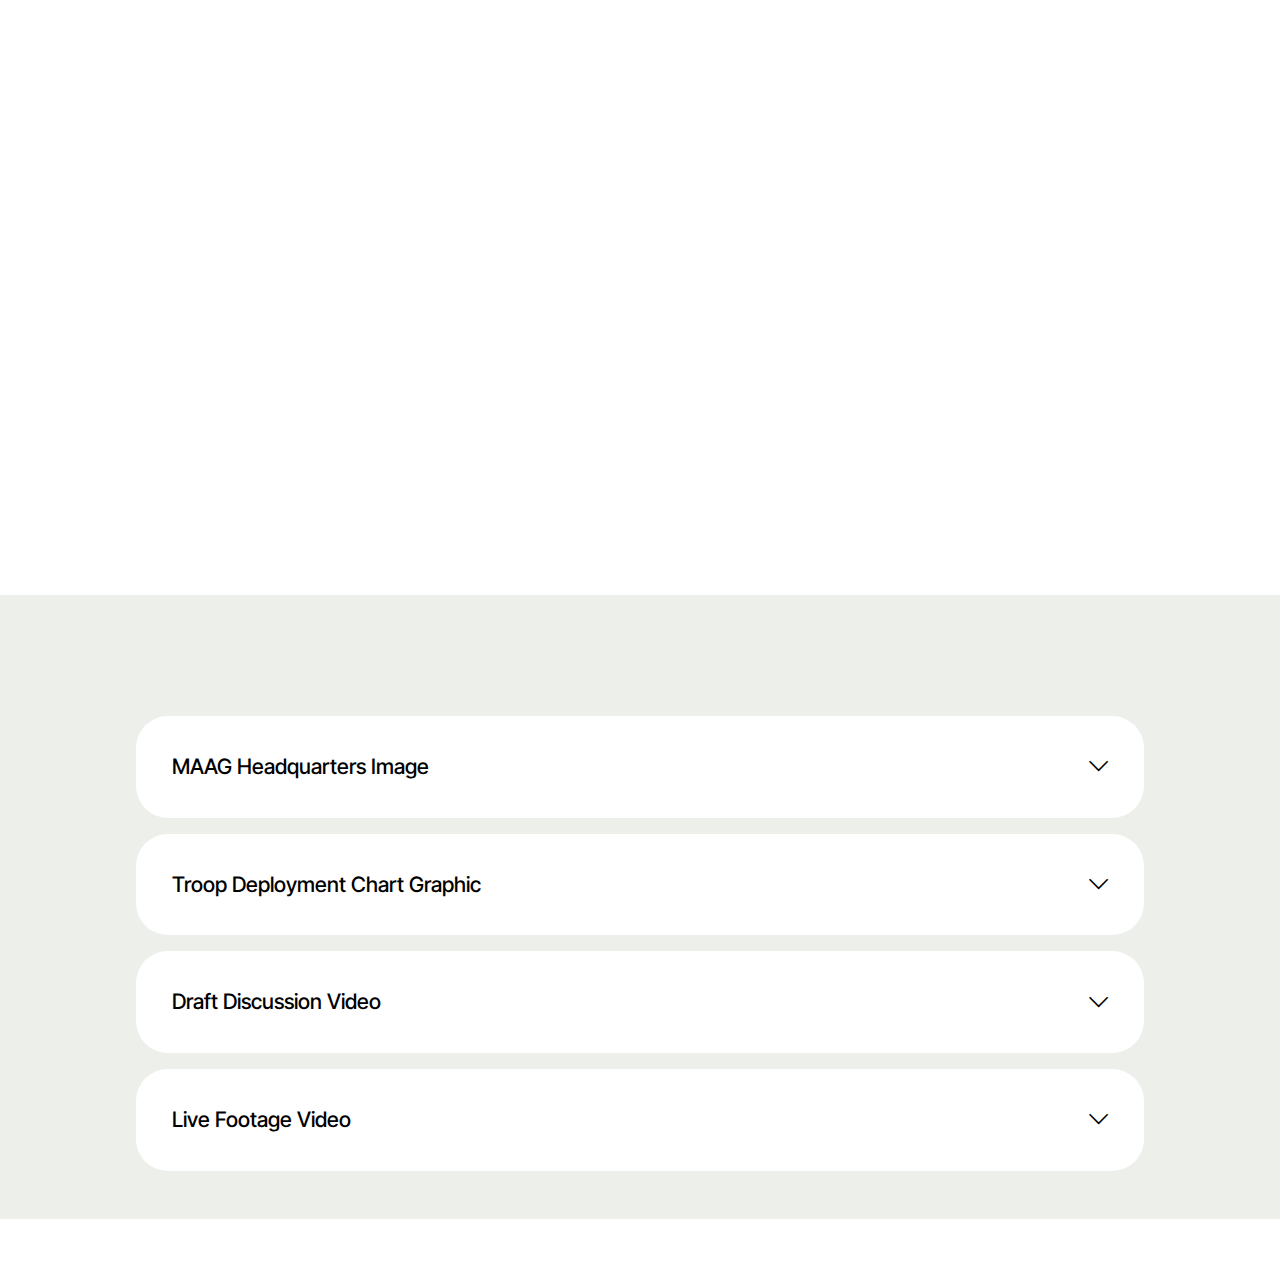
<file: page3.html>
<!DOCTYPE html>
<html  >
<head>
  <!-- Site made with Mobirise Website Builder v6.0.1, https://mobirise.com -->
  <meta charset="UTF-8">
  <meta http-equiv="X-UA-Compatible" content="IE=edge">
  <meta name="generator" content="Mobirise v6.0.1, mobirise.com">
  <meta name="viewport" content="width=device-width, initial-scale=1, minimum-scale=1">
  <link rel="shortcut icon" href="assets/images/cropped-testsite.jpg-128x77-1.png" type="image/x-icon">
  <meta name="description" content="">
  
  
  <title>Vietnam (A Soldier's Perspective)</title>
  <link rel="stylesheet" href="assets/web/assets/mobirise-icons2/mobirise2.css">
  <link rel="stylesheet" href="assets/bootstrap/css/bootstrap.min.css">
  <link rel="stylesheet" href="assets/bootstrap/css/bootstrap-grid.min.css">
  <link rel="stylesheet" href="assets/bootstrap/css/bootstrap-reboot.min.css">
  <link rel="stylesheet" href="assets/parallax/jarallax.css">
  <link rel="stylesheet" href="assets/animatecss/animate.css">
  <link rel="stylesheet" href="assets/dropdown/css/style.css">
  <link rel="stylesheet" href="assets/theme/css/style.css">
  <link rel="preload" href="https://fonts.googleapis.com/css?family=Inter+Tight:100,200,300,400,500,600,700,800,900,100i,200i,300i,400i,500i,600i,700i,800i,900i&display=swap" as="style" onload="this.onload=null;this.rel='stylesheet'">
  <noscript><link rel="stylesheet" href="https://fonts.googleapis.com/css?family=Inter+Tight:100,200,300,400,500,600,700,800,900,100i,200i,300i,400i,500i,600i,700i,800i,900i&display=swap"></noscript>
  <link rel="preload" as="style" href="assets/mobirise/css/mbr-additional.css?v=p3wcCd"><link rel="stylesheet" href="assets/mobirise/css/mbr-additional.css?v=p3wcCd" type="text/css">

  
  
  
</head>
<body>
  
  <section data-bs-version="5.1" class="menu menu2 cid-uGRNtnV9qN" once="menu" id="menu02-1y">
	

	<nav class="navbar navbar-dropdown navbar-fixed-top navbar-expand-lg">
		<div class="container">
			<div class="navbar-brand">
				
				
			</div>
			<button class="navbar-toggler" type="button" data-toggle="collapse" data-bs-toggle="collapse" data-target="#navbarSupportedContent" data-bs-target="#navbarSupportedContent" aria-controls="navbarNavAltMarkup" aria-expanded="false" aria-label="Toggle navigation">
				<div class="hamburger">
					<span></span>
					<span></span>
					<span></span>
					<span></span>
				</div>
			</button>
			<div class="collapse navbar-collapse" id="navbarSupportedContent">
				<ul class="navbar-nav nav-dropdown nav-right navbar-nav-top-padding" data-app-modern-menu="true"><li class="nav-item dropdown">
						<a class="nav-link link text-black text-primary dropdown-toggle display-4" href="index.html" data-toggle="dropdown-submenu" data-bs-toggle="dropdown" data-bs-auto-close="outside" aria-expanded="false">Decades</a><div class="dropdown-menu" aria-labelledby="dropdown-513"><div class="dropdown"><a class="text-black text-primary dropdown-item dropdown-toggle show display-4" href="index.html" data-toggle="dropdown-submenu" data-bs-toggle="dropdown" data-bs-auto-close="outside" aria-expanded="true">1960s</a><div class="dropdown-menu dropdown-submenu show" aria-labelledby="dropdown-649" data-bs-popper="none"><a class="text-black text-primary dropdown-item display-4" href="page2.html">Vietnam</a></div></div></div>
					</li>
					<li class="nav-item">
						<a class="nav-link link text-black text-primary display-4" href="https://ksufed.kennesaw.edu/adfs/ls/?SAMLRequest=jdE9T8MwEAbgHYn%2fEHmP7Xw6sZJKFSyVytICAwuyk0sbkdjB57T8fFKqCka2%2b9ArPbqr1rM%2fmh18zoA%2b2DzWBNU4uGv%2fHuc87mLdpoJHaQZaCdBQRJ0qdMc51yR4BYe9NTWJKSfBBnGGjUGvjF9GPE5CXoY8eo6EzEoZRbTI87SI8jcSrBHB%2bSX7YA3OI7g9uFPfwMtuW5Oj9xNKxj7AGEB1pqceznTGA4V2Zm08sGFiaqGzwR56wy7o7aWiy44EX%2bNgsCazM9Iq7FEaNQJK38j9%2bmkrF6ucnPW2sQNZ3d8FQfUjd%2f8JqpubrG7KIhNdUrYiVIkQYcpVFpaxiMNM6zwBlSvVAfVglqsg1a4%2fHD1OqgHa2PGXXrErYgFV7O9bVt8%3d" aria-expanded="false">D2L</a>
					</li>
					<li class="nav-item">
						<a class="nav-link link text-black text-primary display-4" href="https://www.americanyawp.com/" target="_blank">Textbook</a>
					</li><li class="nav-item"><a class="nav-link link text-black text-primary display-4" href="index.html#contacts02-9">Contact</a></li></ul>
				
				
			</div>
		</div>
	</nav>
</section>

<section data-bs-version="5.1" class="header16 cid-uGRPI2Pc9t mbr-fullscreen mbr-parallax-background" id="header17-23">
  
  
  <div class="container-fluid">
    <div class="row">
      <div class="content-wrap col-12 col-md-12">
        <h1 class="mbr-section-title mbr-fonts-style mbr-white mb-4 display-1">
          <strong><br>A Soldier's Perspective</strong></h1>
        
        <p class="mbr-fonts-style mbr-text mbr-white mb-4 display-7">An Economic Analysis of the Vietnam War</p>
        <div class="mbr-section-btn"><a class="btn btn-white display-7" href="page3.html#article04-21">MAAG</a> <a class="btn btn-white display-7" href="page3.html#features031-39">Golf Of Tonkin</a> <a class="btn btn-white display-7" href="page3.html#image03-26">The Draft</a>  <a class="btn btn-danger display-7" href="page3.html#video04-2i">The War Experience</a> <a class="btn btn-danger display-7" href="page3.html#article02-2j">Coming Home</a></div>
      </div>
    </div>
  </div>
</section>

<section data-bs-version="5.1" class="start article4 cid-uGRPbWCQBl" id="article04-21">
	

	
	

	<div class="container">
		<div class="row justify-content-center">
			<div class="col-12 col-md-12 col-lg-6 image-wrapper">
				<img class="w-100" src="assets/images/u.s.-maag-bldg-photo-caption-rev-520x474.jpg" alt="Mobirise Website Builder">
			</div>
			<div class="col-12 col-md-12 col-lg">
				<div class="text-wrapper align-left">
					<h1 class="mbr-section-title mbr-fonts-style mb-4 display-2">
						<strong>The Military Advisory Group</strong></h1>
					<p class="mbr-text mbr-fonts-style mb-4 display-7">&nbsp;If you lived during the Vietnam War, your actual experience may have started all the way back in 1950, when you might have been assigned to Brigadier General Francis G. Brink’s Military Assistance Advisory Group, which was tasked with advising Vietnamese soldiers in conventional combat techniques developed since World War II. In many ways, this meant working hand in hand with many different Vietnamese citizens who spoke either French or Vietnamese and whose cultural expectations were significantly different then your own. However, by 1954 you would notice that the number of U.S. soldiers in the country had reached a peak, and your status would change subtly as French officers begin to abandon the region. You would become the only representative of western culture, and you would even see numerous private institutions, such as <a href="https://vietnamproject.archives.msu.edu/" class="text-primary">Michigan State University</a>,&nbsp;begin investing in South Vietnam.</p>
					
				</div>
			</div>
		</div>
	</div>
</section>

<section data-bs-version="5.1" class="features031 cid-uHdvxahU2T" id="features031-39">
    
    
    
    <div class="container">
        <div class="row justify-content-center">
            <div class="col-md-12 content-head mb-5">
                <h1 class="mbr-section-title mbr-fonts-style mb-0 display-2"><strong>Gulf of Tonkin Resolution</strong></h1>
                <p class="mbr-text mbr-fonts-style mt-4 mb-0 display-7">
                    Below you will find the Gulf Of Tonkin Resolution. As stated before, the United States never formally declared war on North Vietnam. Instead, the United States took on the role of policing agent overseas. Given that it wasn't a formal declaration of war, the actual goal of the military action was left up to the President's discretion. As the document states, soldiers were tasked with promoting peace and security, but the orders they were given often translated into massive destructive tasks like firebombing entire villages and strips of forested land. As such, many South Vietnamese citizens saw the soldiers as unfriendly, which again works against the final goal of promoting peace and security in the region.</p>
            </div>
        </div>
        <div class="row justify-content-center  blockContent">
            <div class="col-12 col-lg">
                <div class="item-wrapper align-left">
                    <div class="counter-container mbr-text mbr-fonts-style display-7">
                        <div style="text-align: left;"><strong><br></strong></div><div style="text-align: left;"><strong><br></strong></div><div style="text-align: left;"><strong><br></strong></div><div style="text-align: left;"><strong><br></strong></div><div style="text-align: left;"><strong><br></strong></div><ul>
                            <li><strong>Purpose. </strong>As the document states here, the goal of this military action was to "promote the maintenance of peace and security.<br></li></ul><p><br></p><ul>
                            <li><strong>Justification.</strong>&nbsp;The document makes it clear that the U.S. is here to assist the "peoples of southeast Asia" in "protesting their freedom" and not to claim territorial, military, or political control.</li></ul><p><br></p><p><br></p><p><br></p><ul><li><strong>Goal.</strong>&nbsp;This military action has an open ended conclusion, that defines success as when "the President shall determine that the peace and security of the area is reasonably assured."</li>
                        </ul>
                    </div>
                </div>
            </div>
            <div class="col-12 col-lg-6">
                <div class="image-wrapper">
                    <img class="w-100" src="assets/images/27.3-gulf-of-tonkin-resolution-1964-1256x1625.jpg" alt="This is an image of the fulltext version of the Gulf of Tonkin Resolution available on D2L.">
                </div>
            </div>

        </div>
    </div>
</section>

<section data-bs-version="5.1" class="image3 cid-uGRXR9f1QX" id="image03-26">
  

  
  

  <div class="container">
    <div class="row justify-content-center">
      <div class="col-12 col-lg-9">
        <h4 class="mbr-description mbr-fonts-style mb-3 align-center display-2">
          <strong>The Draft</strong></h4>
        
        <div class="image-wrapper">
          <img class="w-100" src="assets/images/vietnamsold1a-1098x764.png" alt="A chart tracking the number of soldiers sent to the Vietnam.">
        </div>
      </div>
    </div>
  </div>
</section>

<section data-bs-version="5.1" class="video04 cid-uGRYX4RdcP" id="video04-29">
    
    
    <div class="container">
        <div class="mbr-section-head mb-5">
            
            <h5 class="mbr-section-subtitle mbr-fonts-style mt-4 display-7">As the graph above shows, the number of troops going to South Vietnam escalated very quickly after war was declared. Many of those new troops were part of an accelerated draft program aimed at ramping up U.S. troop numbers. At the beginning of the war, the draft targeted older men who were out of school and unmarried. This meant that many college age citizens began to either enroll in universities or actively enlist in the military to avoid the draft. Some citizens struggled with the decision, and I recommend reading Tim O'Brien's <em>The Things They Carried</em>&nbsp;as it illustrates Tim's particular struggles on the border of Canada as he debates following through with the draft of leaving the country never to come back again. One year after the declaration of the war, in 1965, President Lyndon Johnson ended the policy of "marriage deferment," meaning that draftees could not longer seek marriage to avoid being drafted. In 1971, Congress would further the draft ending the "student deferment," which let university students avoid the draft by being enrolled in higher education. The video below is Colonel Clark talking about the draft in 1968, and it illustrates the complicated relationship the military had with framing the draft for the public. On the one hand, many military personnel were proud of the volunteer nature of the military, but they also had their own individual quotas that they had to meet.&nbsp;<br></h5>
        </div>
        <div class="row justify-content-center">
            <div class="col-12 col-md-12 video-block">
                <div class="video-wrapper"><iframe class="mbr-embedded-video" src="https://www.youtube.com/embed/lNRDKi1YZ9Y?rel=0&amp;amp;&amp;showinfo=0&amp;autoplay=0&amp;loop=0" width="1280" height="720" frameborder="0" allowfullscreen></iframe></div>
                <p class="mbr-text mt-3 mbr-fonts-style display-4">Colonel Clark Vietnam War draft interview, 1968 as provided by Bell State Universities.&nbsp;<br></p>
            </div>
        </div>
    </div>
</section>

<section data-bs-version="5.1" class="video04 cid-uH3A0Y8F3s" id="video04-2i">
    
    
    <div class="container">
        <div class="mbr-section-head mb-5">
            <h4 class="mbr-section-title mbr-fonts-style mb-0 mt-0 display-2">
                <strong>The War Experience</strong></h4>
            <h5 class="mbr-section-subtitle mbr-fonts-style mt-4 display-7">The soldier’s experience in Vietnam was grueling, disorienting, and often terrifying. The war experience in Vietnam often included guerrilla conflicts fought in dense jungles, where American troops faced an elusive enemy, unpredictable ambushes, and booby traps like punji pits and tripwires. Because the war was fought over ideology, it became difficult for soldiers to determine who was the enemy. The Vietcong and North Vietnamese Army blended into the civilian population, making it difficult for U.S. forces to distinguish friend from foe, adding to the psychological strain. Even the environment was an enemy, as intense heat, monsoon rains, and thick vegetation made it difficult to navigate the already unfamiliar terrain. Morale suffered extensively as victories were often measured in body counts rather than territorial gains, which devalued the soldier’s overall sacrifice and made the war’s victory seem impossible. This ultimately led some troops to question the purpose of their mission, especially as the war dragged on without a clear end in sight. The best evidence I can provide of this experience is this footage taken in 1970 by CBS Evening News crews as the platoon comes under fire and the soldiers are shot at, one is wounded, and ultimately, he was evacuated.&nbsp;</h5>
        </div>
        <div class="row justify-content-center">
            <div class="col-12 col-md-12 video-block">
                <div class="video-wrapper"><iframe class="mbr-embedded-video" src="https://www.youtube.com/embed/6g8u0QNEbG8?rel=0&amp;amp;&amp;showinfo=0&amp;autoplay=0&amp;loop=0" width="1280" height="720" frameborder="0" allowfullscreen></iframe></div>
                <p class="mbr-text mt-3 mbr-fonts-style display-4">
                    "Coverage of a platoon under fire in Vietnam, 1970" CBS Evening News</p>
            </div>
        </div>
    </div>
</section>

<section data-bs-version="5.1" class="start article2 cid-uH3GVPvhzA" id="article02-2j">
	

	
	

	<div class="container">
		<div class="row justify-content-center">
			<div class="col-12 col-md-12 col-lg-6 image-wrapper">
				<img class="w-100" src="assets/images/image398.jpg-662x451.jpg" alt="Soldiers holding a sign letting viewers know that they &quot;will trade useless medals for decent jobs.&quot;">
			</div>
			<div class="col-12 col-md-12 col-lg">
				<div class="text-wrapper align-left">
					<h1 class="mbr-section-title mbr-fonts-style mb-4 display-2">
						<strong>Coming Home</strong></h1>
					<p class="mbr-text align-left mbr-fonts-style mb-4 display-7">As you've read, <a href="https://www.americanyawp.com/reader/27-the-sixties/george-m-garcia-vietnam-veteran-oral-interview-19692012/" class="text-primary">George Garcia returned home wounded by friendly fire</a>. His experiences detail not just the chaos he experienced during the war, but the nature of his return as a wounded soldier and the purple heart he was offered. He struggled with recognizing his survival as a truly heroic act, and this ultimately demonstrates the complicated relationship soldiers had returning home. While both liberal and conservative politicians promoted stances defending veterans, they found themselves at odds as to which other services would be cut to reallocated funds to help back the GI Bill's promises.&nbsp;<br></p>
					
				</div>
			</div>
		</div>
	</div>
</section>

<section data-bs-version="5.1" class="start article4 cid-uH3JXEaDsg" id="article04-2m">
	

	
	

	<div class="container">
		<div class="row justify-content-center">
			<div class="col-12 col-md-12 col-lg-6 image-wrapper">
				<img class="w-100" src="assets/images/14vietnamweb-articlelarge.webp" alt="An image of children holding a sign &quot;welcoming home&quot; soldiers from Vietnam.">
			</div>
			<div class="col-12 col-md-12 col-lg">
				<div class="text-wrapper align-left">
					
					<p class="mbr-text mbr-fonts-style mb-4 display-7">
						One of the more difficult parts of understanding the soldier's returning home experience is trying separate the politics of the era from the real lived experiences on the ground. For instance, on July 20, 1987 Chicago Tribune columnist wrote a controversial editorial interrogating whether or not soldiers who fought in Vietnam were "spit upon" when they came home. In many ways, it became a lightning rod for cultural politics, as individuals who did not serve in the war came to defense of the returned soldier's experience. He claims that he was inundated with letters from all across the nation describing events of horror targeting returning soldiers, and so he wrote the book <a href="https://books.google.com/books?id=34RuAAAAMAAJ&q=home-coming+soldiers+vietnam+war&dq=home-coming+soldiers+vietnam+war&hl=en&newbks=1&newbks_redir=1&printsec=frontcover&sa=X&ved=2ahUKEwi0oIe3qbWMAxX0RjABHf_8H6gQ6AF6BAgFEAM" class="text-primary">Home-Coming: When the Soldiers Returned From Vietnam</a>&nbsp;republishing 81 of those letters.&nbsp;However, he writes that it was difficult to validate the authenticity of each letter, and so he only included those letters that he felt were accurate. Since then, historians have criticized him for this approach. Jerry Lembcke would even go on to write the book <a href="https://books.google.com/books?id=IJrzaNOjjzwC&printsec=frontcover&dq=the+spitting+image&hl=en&newbks=1&newbks_redir=1&sa=X&ved=2ahUKEwiiwO6_qbWMAxUYSzABHUxFD9wQ6AF6BAgEEAM" class="text-primary">The Spitting Image: Myth, Memory and the Legacy of Vietnam</a> that restructures the image of the soldier being spat upon as a myth.&nbsp;<br></p>
					
				</div>
			</div>
		</div>
	</div>
</section>

<section data-bs-version="5.1" class="article12 cid-uH3NpeDfu9" id="article12-2n">    
    
    <div class="container">
        <div class="row justify-content-center">
            <div class="col-md-12 col-lg-10">
                <h3 class="mbr-section-title mbr-fonts-style mb-4 mt-0 display-2">
                <strong>Conclusion</strong></h3>
                
                <p class="mbr-text mbr-fonts-style display-7">As historians, we should recognize the truth must exist somewhere in between. This entire subsections explores the complicated relationship soldiers before, during and after the Vietnam War. You've explored a number of primary sources, including the resolution that ramped up the military conflict along with various clips illustrating the complicated relationship soldiers had with the demands they faced. When soldiers first entered conflict, the actual victory conditions of the Vietnam war were complicated and confusing. That confusion became even more difficult as time went on, as citizens both in South Vietnam and the United States struggled to understand the soldier's purpose. When it became clear that the war was not achieving any of the goals politicians had set out, public sentiment began to decline steeply and interpret the war as a failure. While individual humans dislike with failure, entire nations can buckle under the pressure of their collective failure. While it might be informative to find out there was an overall pattern of violence targeting Vietnam veterans when they came home, the truth is that the evidence is far too murky to prove. What we do know, is that many Vietnam veterans felt abandoned by the entire nation as a whole when they returned home struggling with PTSD, drug addiction, and a growing level of poverty that was the result of the struggling labor market. As Mark Boulton writes in his book <a href="https://books.google.com/books?id=fK0TBAAAQBAJ&printsec=frontcover&dq=Failing+our+veterans+:+the+G.I.+Bill+and+the+Vietnam+Generation+quotes&hl=en&newbks=1&newbks_redir=1&sa=X&ved=2ahUKEwjR_tjIp7WMAxUMSTABHRalIwMQ6AF6BAgHEAM" class="text-primary">Failing our Veterans: The GI Bill and the Vietnam Generation</a>, "political compromises made at the highest levels of government set the stage for the problems faced by Vietnam veterans when it came to claim what they thought was owed to them." Given that broader framework, trying to isolate individual harms targeting individual veterans within our communities becomes far less important as the larger patterns of fiscal, political, and social abandonment veterans felt made them far more vulnerable.<br></p>
            </div>
        </div>
    </div>
</section>

<section data-bs-version="5.1" class="list1 cid-uGRV8keFsN" id="list01-24">	
    
	
	<div class="container">
		<div class="row justify-content-center">
			<div class="col-12 col-md-12 col-lg-10 m-auto">
				<div class="content">
					<div class="row justify-content-center mb-5">
						<div class="col-12 content-head">
							<div class="mbr-section-head">
								<h4 class="mbr-section-title mbr-fonts-style align-center mb-0 display-5">
									<strong>Citations</strong></h4>
								
							</div>
						</div>
					</div>
					<div id="bootstrap-accordion_44" class="panel-group accordionStyles accordion" role="tablist" aria-multiselectable="true">
						<div class="card">
							<div class="card-header" role="tab" id="headingOne">
								<a role="button" class="panel-title collapsed" data-toggle="collapse" data-bs-toggle="collapse" data-core="" href="#collapse1_44" aria-expanded="false" aria-controls="collapse1">
									<h6 class="panel-title-edit mbr-semibold mbr-fonts-style mb-0 display-4">
										MAAG Headquarters Image</h6>
									<span class="sign mbr-iconfont mobi-mbri-arrow-down"></span>
								</a>
							</div>
							<div id="collapse1_44" class="panel-collapse noScroll collapse" role="tabpanel" aria-labelledby="headingOne" data-parent="#accordion" data-bs-parent="#bootstrap-accordion_44">
								<div class="panel-body">
									<p class="mbr-fonts-style panel-text display-7">"U.S. Military Assistance Advisory Group headquarters, Saigon," The Development and Training of the South Vietnamese Army, 1950-1972 by Brigadier General James Lawton Collins, Jr. Library of Congress Catalog Number: 74-34409 Accessible Online: https://www.vietnamwar50th.com/education/week_of_july_14_2024/
									</p>
								</div>
							</div>
						</div>
						<div class="card">
							<div class="card-header" role="tab" id="headingOne">
								<a role="button" class="panel-title collapsed" data-toggle="collapse" data-bs-toggle="collapse" data-core="" href="#collapse2_44" aria-expanded="false" aria-controls="collapse2">
									<h6 class="panel-title-edit mbr-semibold mbr-fonts-style mb-0 display-4">Troop Deployment Chart Graphic</h6>
									<span class="sign mbr-iconfont mobi-mbri-arrow-down"></span>
								</a>
							</div>
							<div id="collapse2_44" class="panel-collapse noScroll collapse" role="tabpanel" aria-labelledby="headingOne" data-parent="#accordion" data-bs-parent="#bootstrap-accordion_44">
								<div class="panel-body">
									<p class="mbr-fonts-style panel-text display-7">David S. Bennett, "Troop Deployment to Vietnam 1949 - 1976" with data from Tim Kane, Global U.S. Troop Deployment, 1950-2005, The Heritage Foundation, May 24, 2006.<br></p>
								</div>
							</div>
						</div>
						<div class="card">
							<div class="card-header" role="tab" id="headingOne">
								<a role="button" class="panel-title collapsed" data-toggle="collapse" data-bs-toggle="collapse" data-core="" href="#collapse3_44" aria-expanded="false" aria-controls="collapse3">
									<h6 class="panel-title-edit mbr-semibold mbr-fonts-style mb-0 display-4">
										Draft Discussion Video</h6>
									<span class="sign mbr-iconfont mobi-mbri-arrow-down"></span>
								</a>
							</div>
							<div id="collapse3_44" class="panel-collapse noScroll collapse" role="tabpanel" aria-labelledby="headingOne" data-parent="#accordion" data-bs-parent="#bootstrap-accordion_44">
								<div class="panel-body">
									<p class="mbr-fonts-style panel-text display-7">"Colonel Clark Vietnam War draft interview, 1968," Ball State University Libraries, as found online: https://youtu.be/o8zcaAK_3sU?si=48bfaeY39PiQC9rY
									</p>
								</div>
							</div>
						</div>
						<div class="card">
							<div class="card-header" role="tab" id="headingOne">
								<a role="button" class="panel-title collapsed" data-toggle="collapse" data-bs-toggle="collapse" data-core="" href="#collapse4_44" aria-expanded="false" aria-controls="collapse4">
									<h6 class="panel-title-edit mbr-semibold mbr-fonts-style mb-0 display-4">
										Live Footage Video</h6>
									<span class="sign mbr-iconfont mobi-mbri-arrow-down"></span>
								</a>
							</div>
							<div id="collapse4_44" class="panel-collapse noScroll collapse" role="tabpanel" aria-labelledby="headingOne" data-parent="#accordion" data-bs-parent="#bootstrap-accordion_44">
								<div class="panel-body">
									<p class="mbr-fonts-style panel-text display-7">"Vietnam War, 1970: CBS camera rolls as platoon comes under fire," CBS Evening News, as found online: https://youtu.be/89_3DgW_7mg?si=0F4OWBqYbxPngeVM
									</p>
								</div>
							</div>
						</div>
						
						
					</div>
				</div>
			</div>
		</div>
	</div>
</section><section class="display-7" style="padding: 0;align-items: center;justify-content: center;flex-wrap: wrap;    align-content: center;display: flex;position: relative;height: 4rem;"><a href="https://mobiri.se/3890459" style="flex: 1 1;height: 4rem;position: absolute;width: 100%;z-index: 1;"><img alt="" style="height: 4rem;" src="[data-uri]"></a><p style="margin: 0;text-align: center;" class="display-7">&#8204;</p><a style="z-index:1" href="https://mobirise.com/builder/ai-website-creator.html">Best AI Website Creator</a></section><script src="assets/bootstrap/js/bootstrap.bundle.min.js"></script>  <script src="assets/parallax/jarallax.js"></script>  <script src="assets/smoothscroll/smooth-scroll.js"></script>  <script src="assets/ytplayer/index.js"></script>  <script src="assets/dropdown/js/navbar-dropdown.js"></script>  <script src="assets/mbr-switch-arrow/mbr-switch-arrow.js"></script>  <script src="assets/theme/js/script.js"></script>  
  
  
 <div id="scrollToTop" class="scrollToTop mbr-arrow-up"><a style="text-align: center;"><i class="mbr-arrow-up-icon mbr-arrow-up-icon-cm cm-icon cm-icon-smallarrow-up"></i></a></div>
    <input name="animation" type="hidden">
  </body>
</html>
</file>
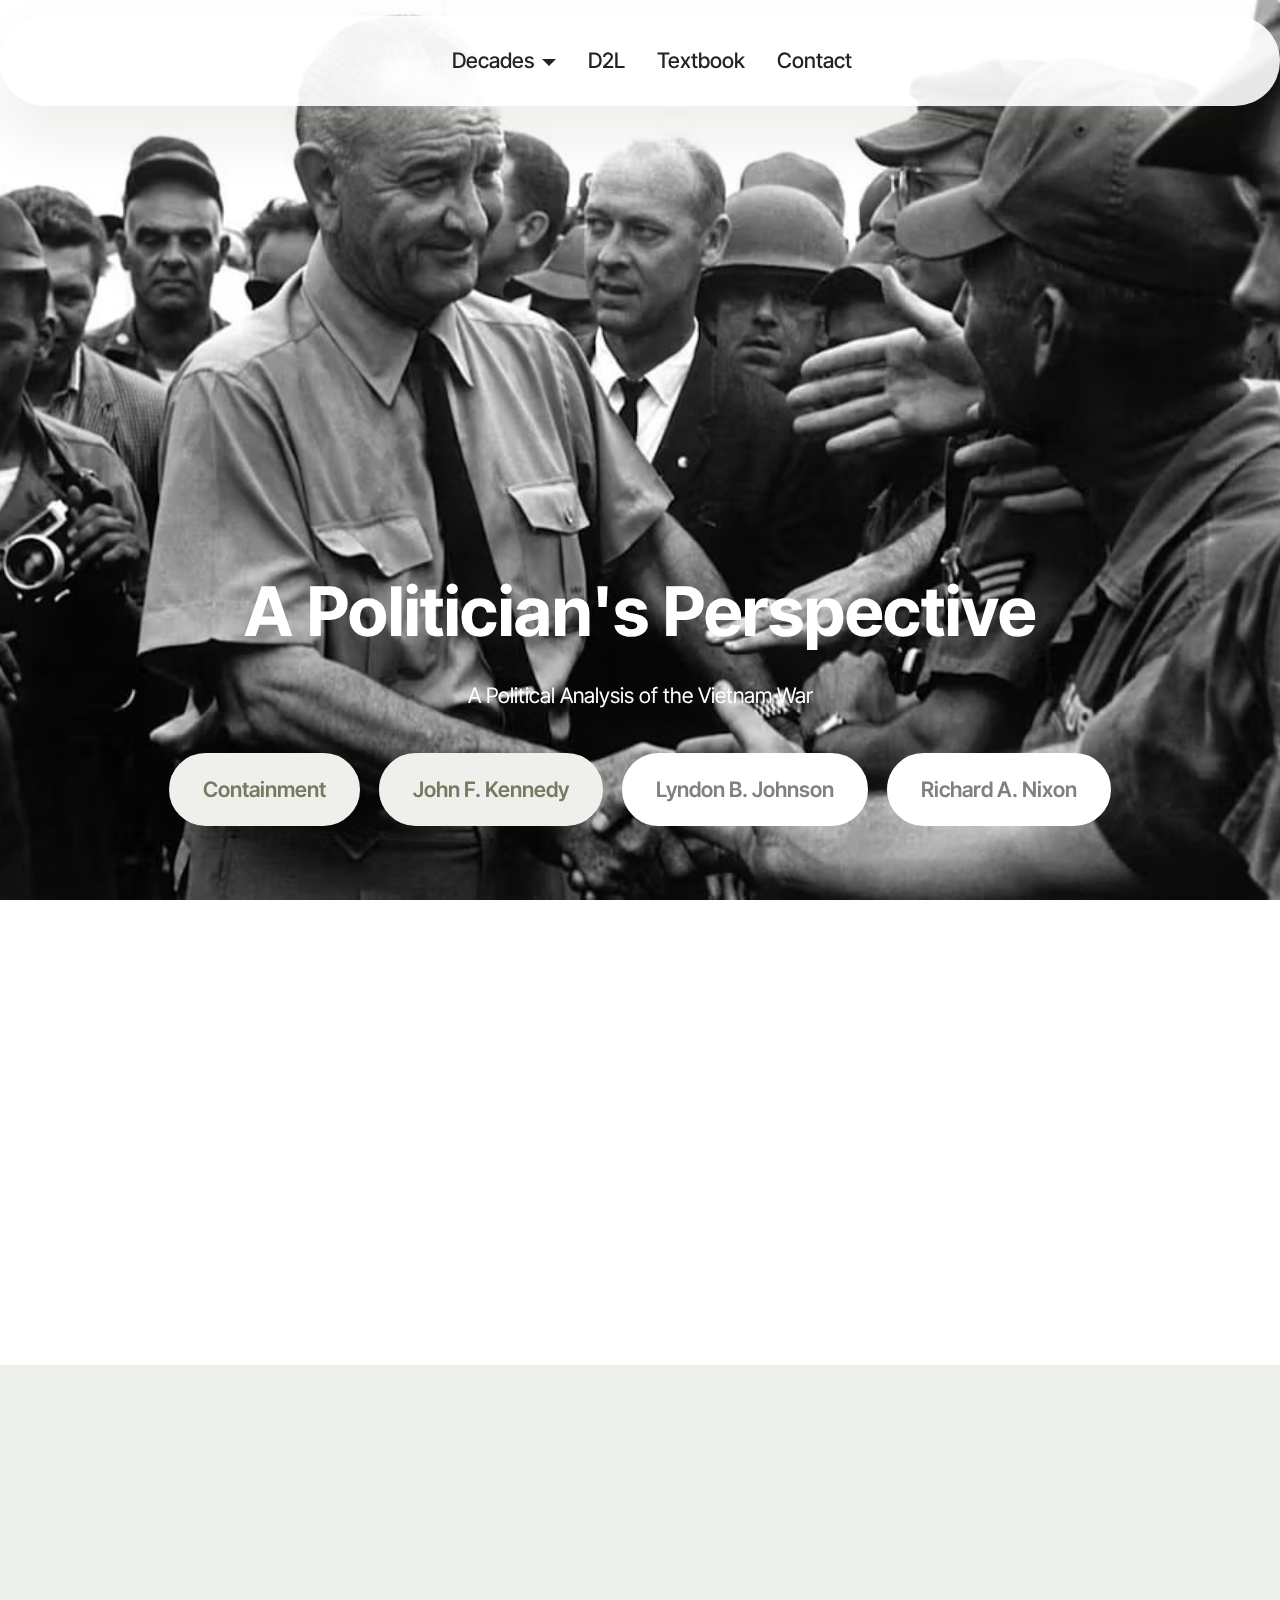
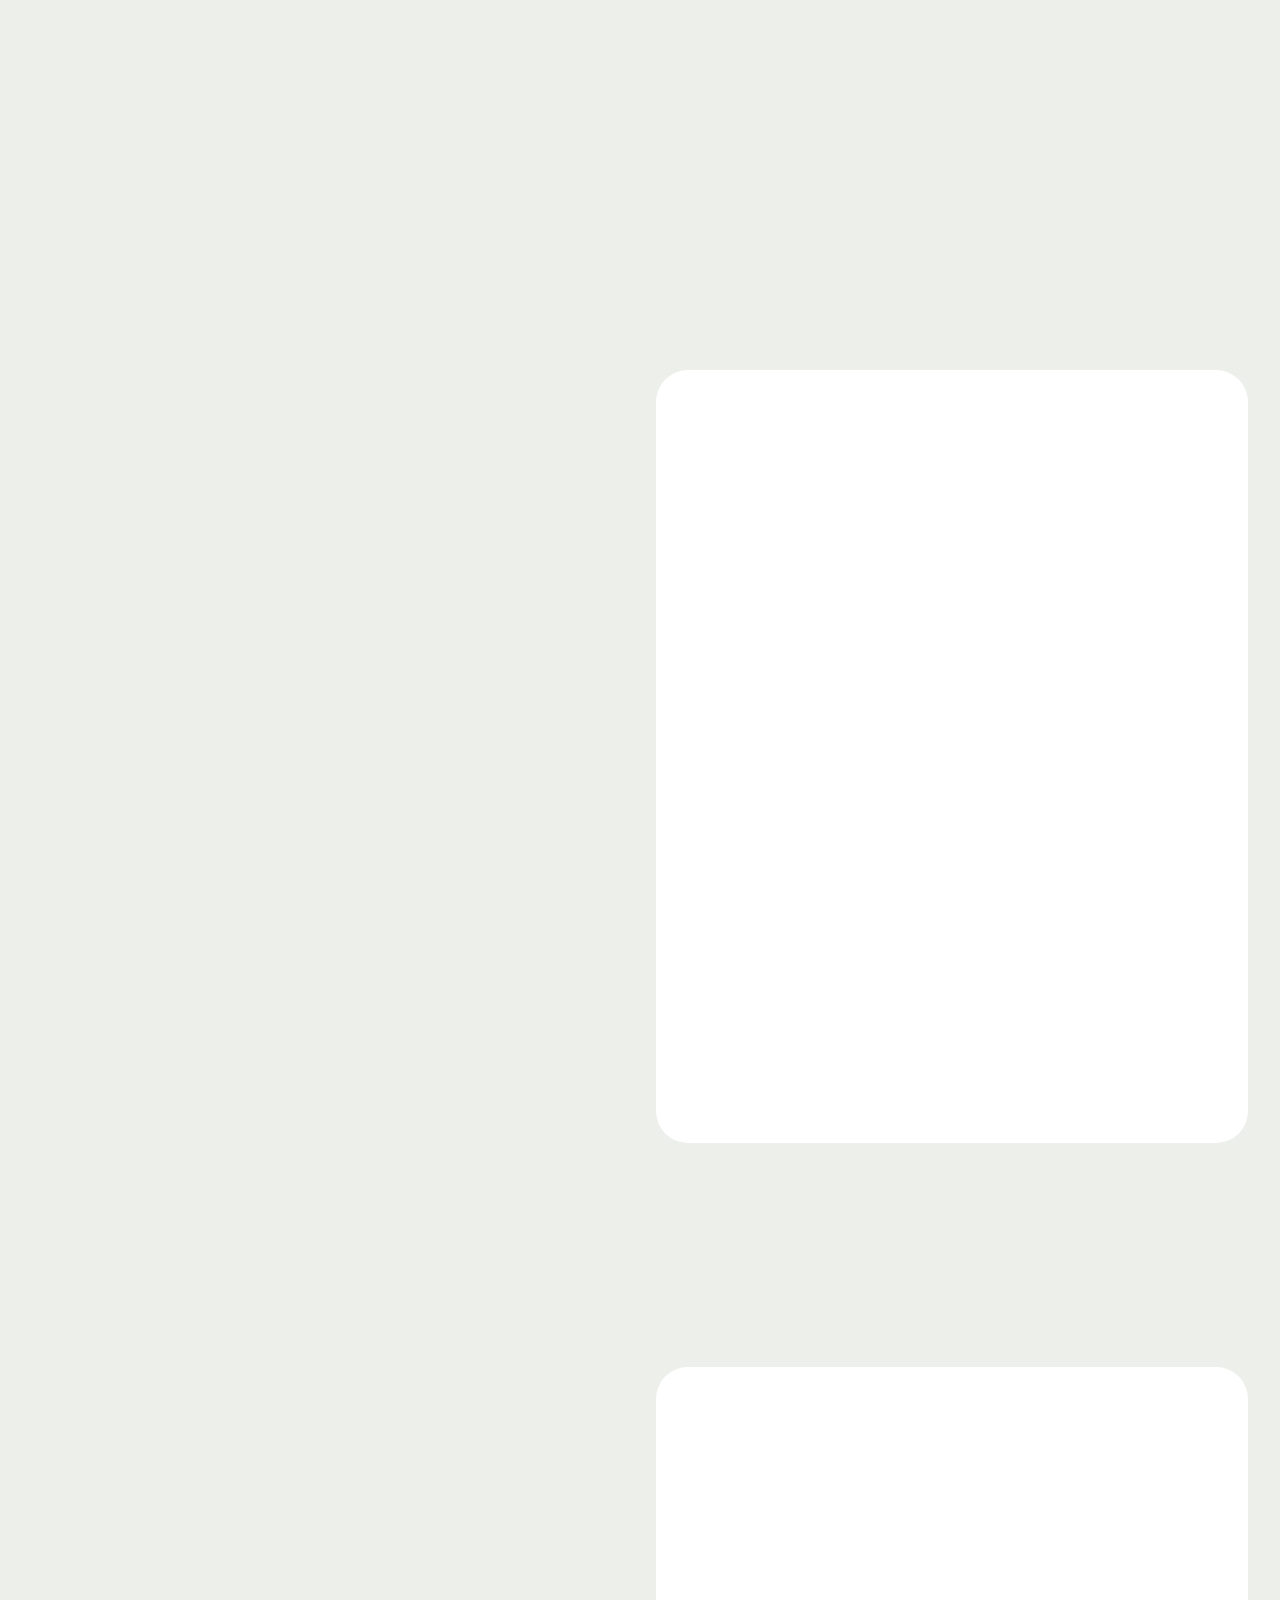
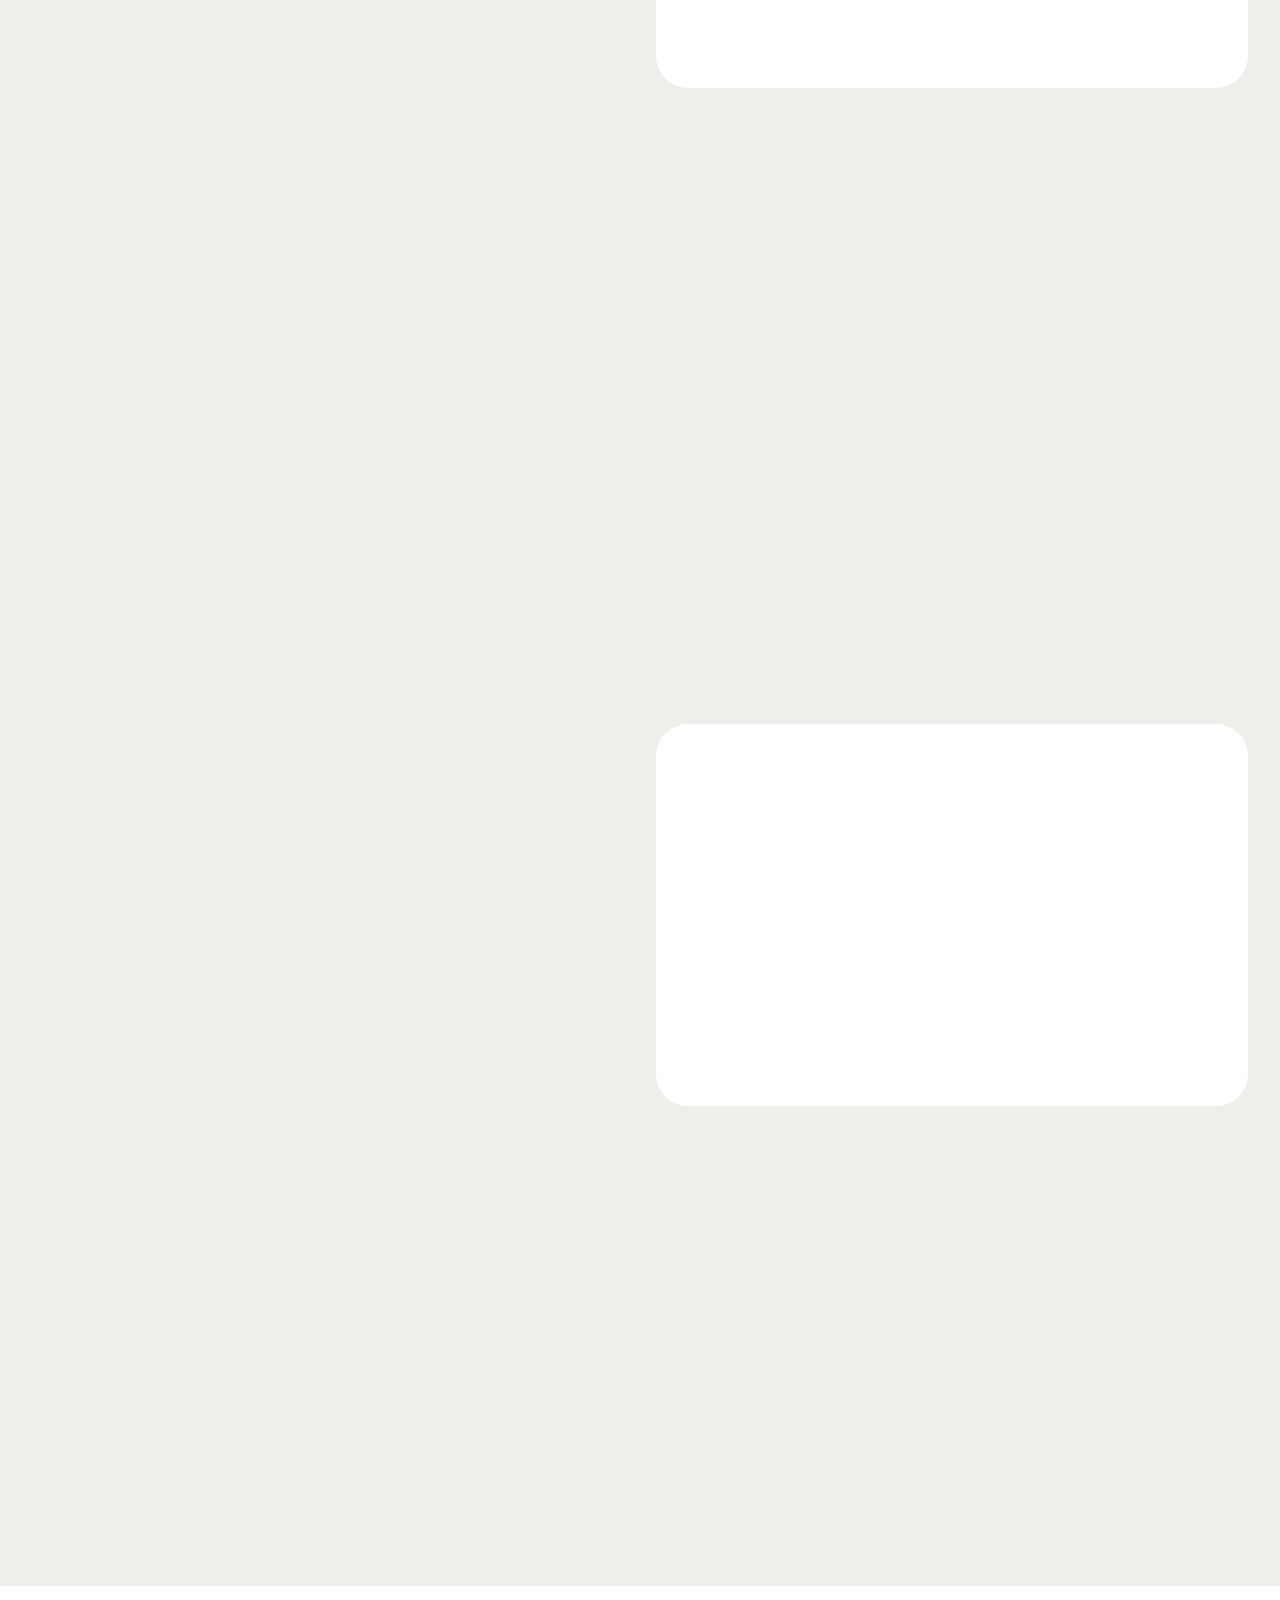
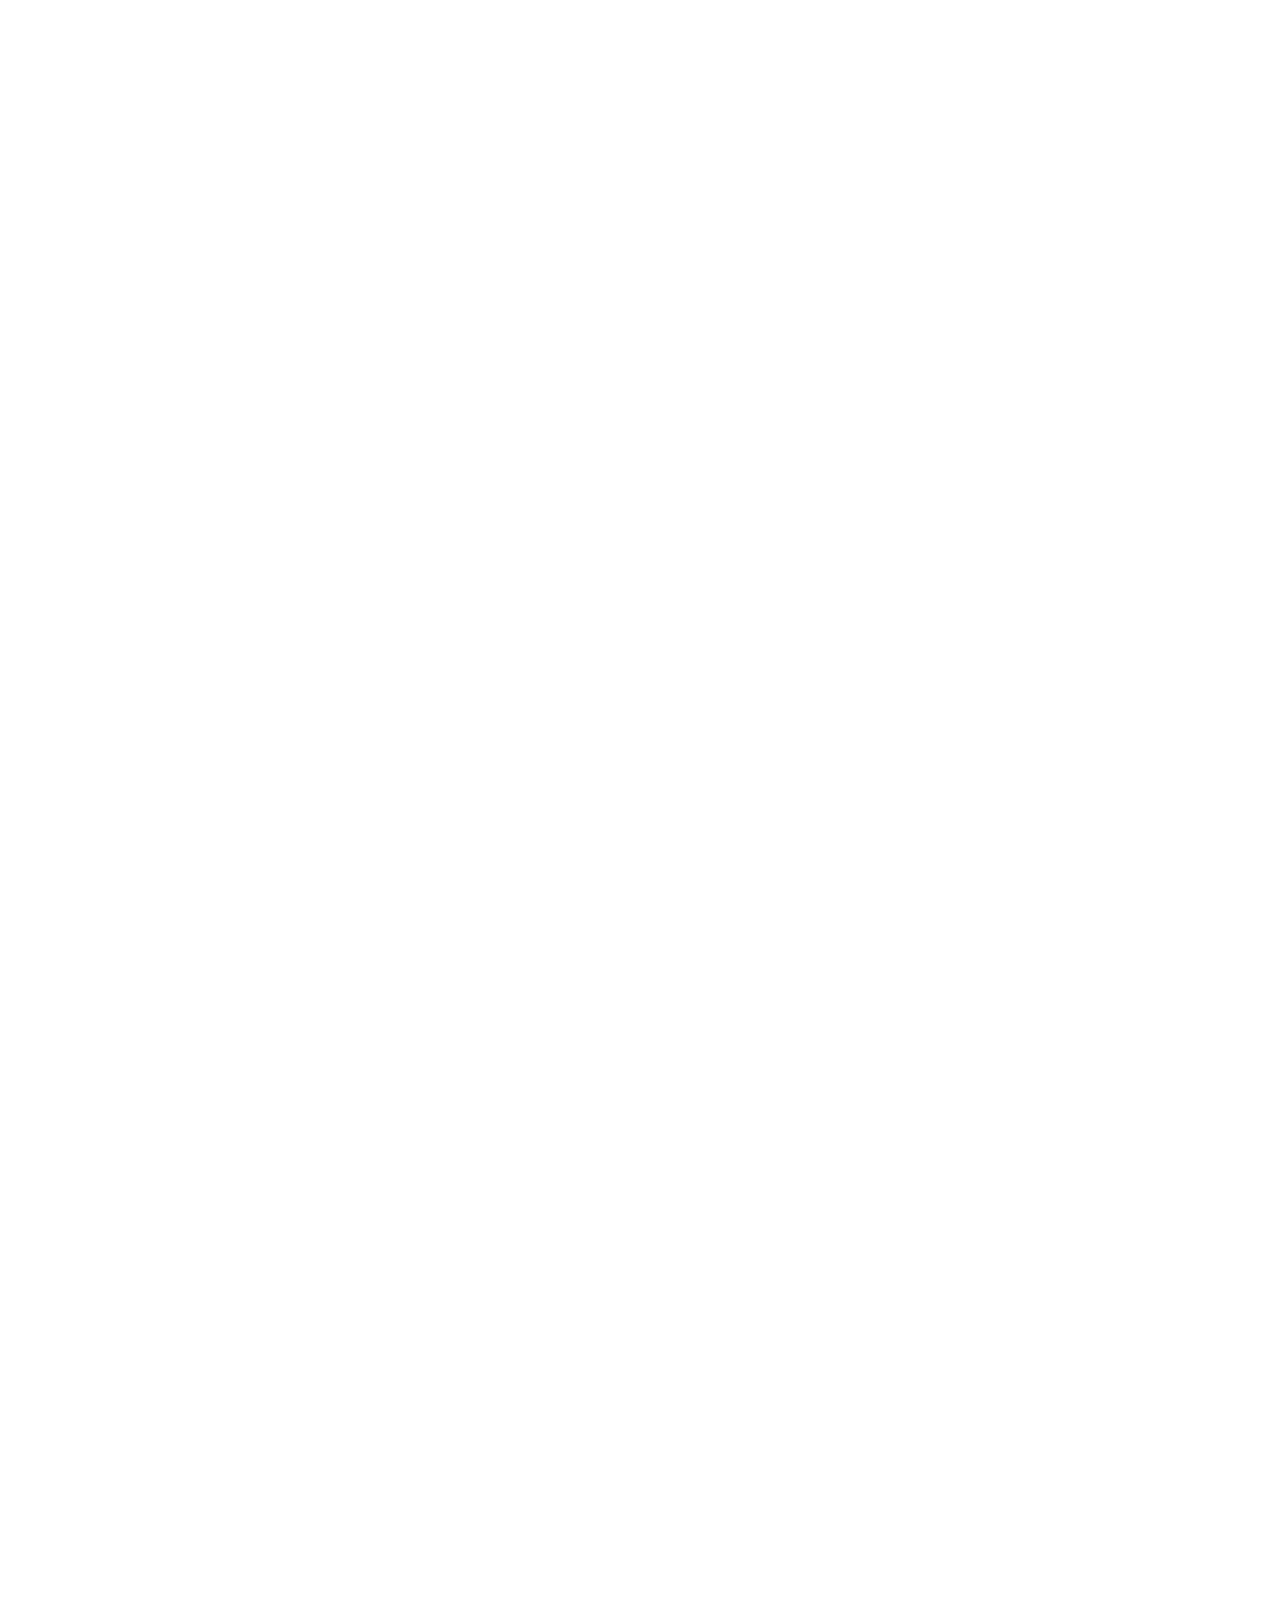
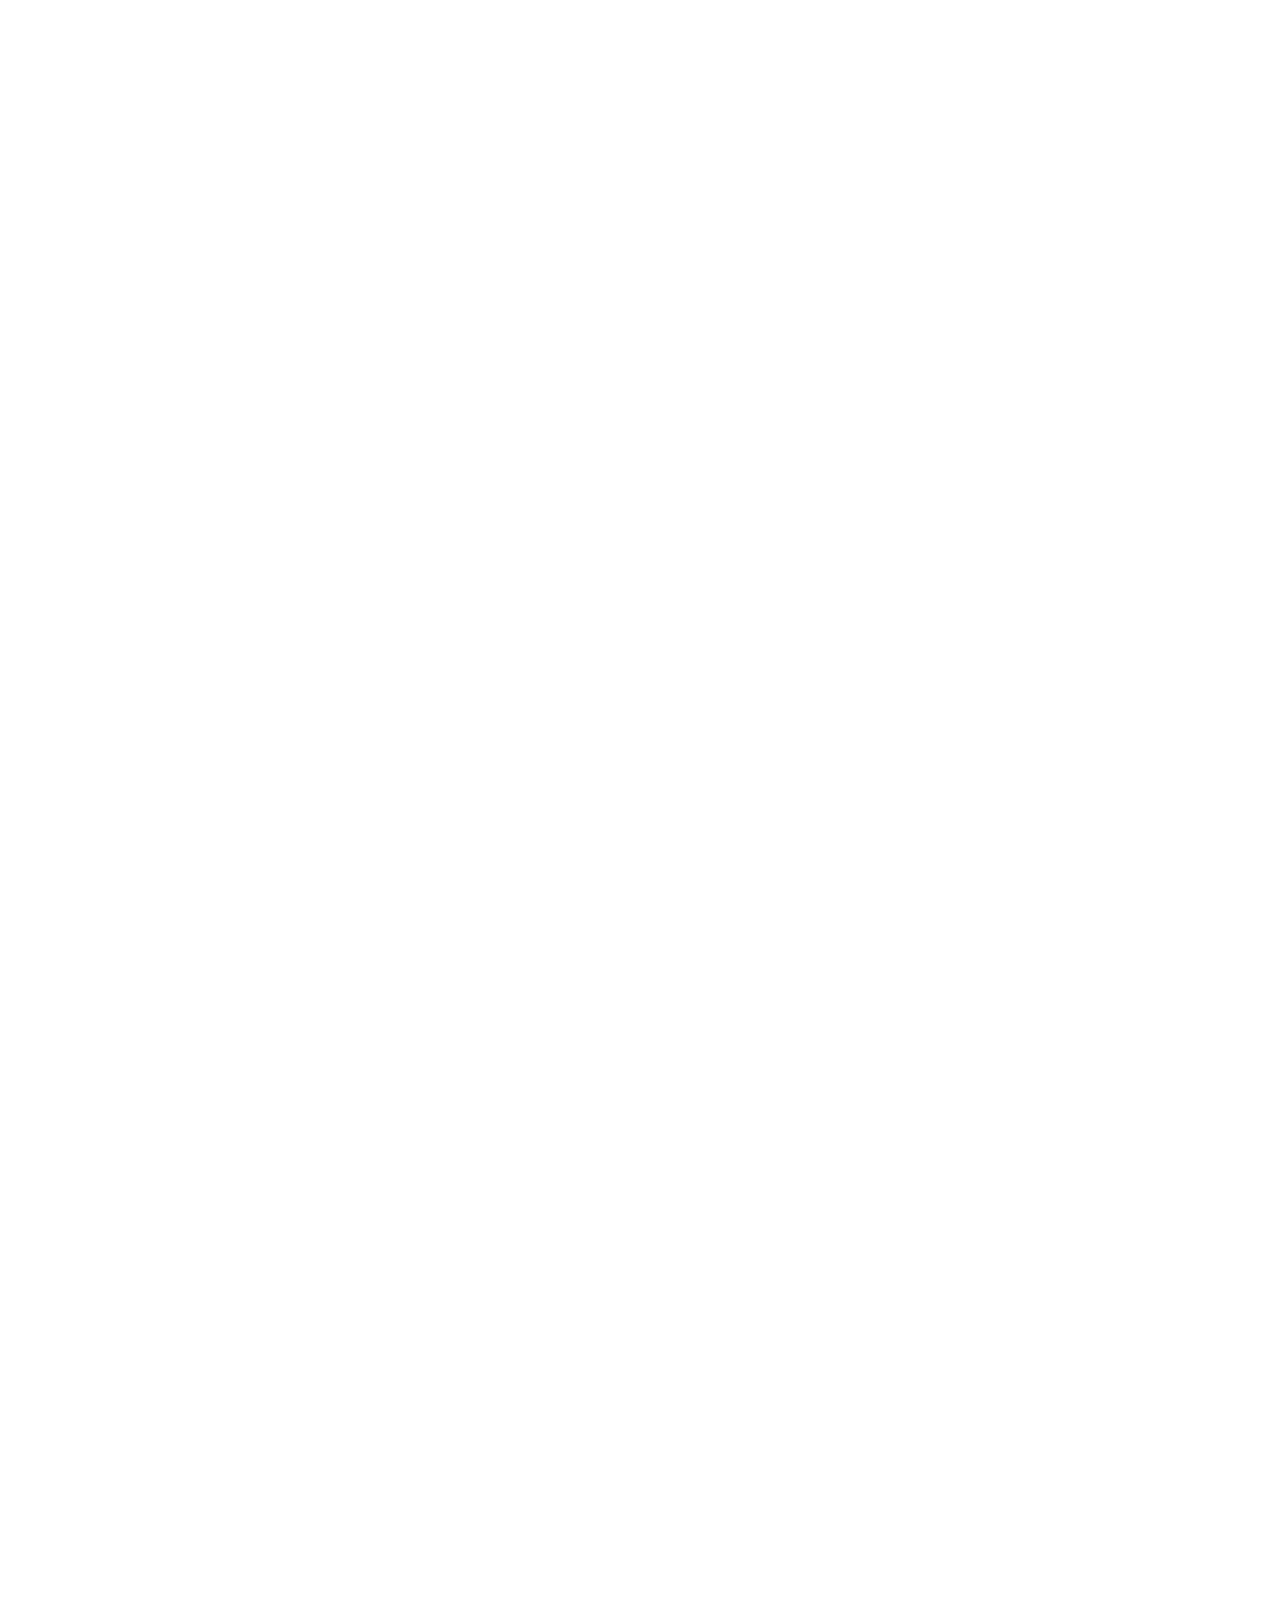
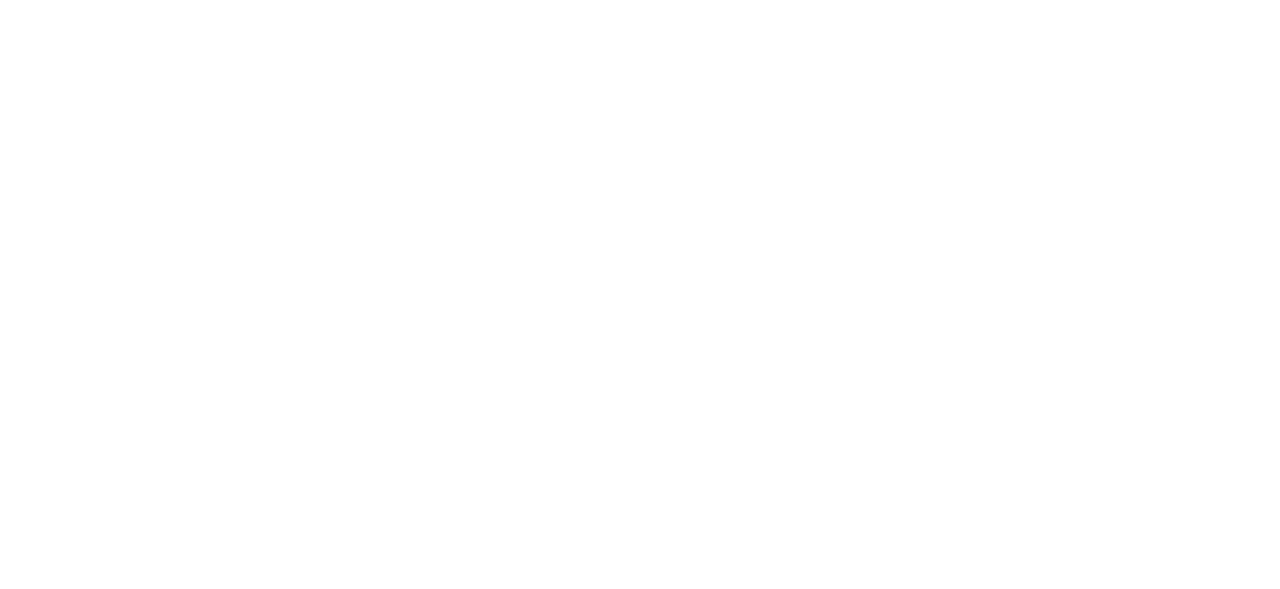
<file: page4.html>
<!DOCTYPE html>
<html  >
<head>
  <!-- Site made with Mobirise Website Builder v6.0.1, https://mobirise.com -->
  <meta charset="UTF-8">
  <meta http-equiv="X-UA-Compatible" content="IE=edge">
  <meta name="generator" content="Mobirise v6.0.1, mobirise.com">
  <meta name="viewport" content="width=device-width, initial-scale=1, minimum-scale=1">
  <link rel="shortcut icon" href="assets/images/cropped-testsite.jpg-128x77-1.png" type="image/x-icon">
  <meta name="description" content="">
  
  
  <title>Vietnam (A Politician's Perspective)</title>
  <link rel="stylesheet" href="assets/web/assets/mobirise-icons2/mobirise2.css">
  <link rel="stylesheet" href="assets/bootstrap/css/bootstrap.min.css">
  <link rel="stylesheet" href="assets/bootstrap/css/bootstrap-grid.min.css">
  <link rel="stylesheet" href="assets/bootstrap/css/bootstrap-reboot.min.css">
  <link rel="stylesheet" href="assets/parallax/jarallax.css">
  <link rel="stylesheet" href="assets/animatecss/animate.css">
  <link rel="stylesheet" href="assets/dropdown/css/style.css">
  <link rel="stylesheet" href="assets/theme/css/style.css">
  <link rel="preload" href="https://fonts.googleapis.com/css?family=Inter+Tight:100,200,300,400,500,600,700,800,900,100i,200i,300i,400i,500i,600i,700i,800i,900i&display=swap" as="style" onload="this.onload=null;this.rel='stylesheet'">
  <noscript><link rel="stylesheet" href="https://fonts.googleapis.com/css?family=Inter+Tight:100,200,300,400,500,600,700,800,900,100i,200i,300i,400i,500i,600i,700i,800i,900i&display=swap"></noscript>
  <link rel="preload" as="style" href="assets/mobirise/css/mbr-additional.css?v=Sd4ReW"><link rel="stylesheet" href="assets/mobirise/css/mbr-additional.css?v=Sd4ReW" type="text/css">

  
  
  
</head>
<body>
  
  <section data-bs-version="5.1" class="menu menu2 cid-uH3UWvLRe3" once="menu" id="menu02-2o">
	

	<nav class="navbar navbar-dropdown navbar-fixed-top navbar-expand-lg">
		<div class="container">
			<div class="navbar-brand">
				
				
			</div>
			<button class="navbar-toggler" type="button" data-toggle="collapse" data-bs-toggle="collapse" data-target="#navbarSupportedContent" data-bs-target="#navbarSupportedContent" aria-controls="navbarNavAltMarkup" aria-expanded="false" aria-label="Toggle navigation">
				<div class="hamburger">
					<span></span>
					<span></span>
					<span></span>
					<span></span>
				</div>
			</button>
			<div class="collapse navbar-collapse" id="navbarSupportedContent">
				<ul class="navbar-nav nav-dropdown nav-right navbar-nav-top-padding" data-app-modern-menu="true"><li class="nav-item dropdown">
						<a class="nav-link link text-black text-primary dropdown-toggle display-4" href="index.html" data-toggle="dropdown-submenu" data-bs-toggle="dropdown" data-bs-auto-close="outside" aria-expanded="false">Decades</a><div class="dropdown-menu" aria-labelledby="dropdown-513"><div class="dropdown"><a class="text-black text-primary dropdown-item dropdown-toggle show display-4" href="index.html" data-toggle="dropdown-submenu" data-bs-toggle="dropdown" data-bs-auto-close="outside" aria-expanded="true">1960s</a><div class="dropdown-menu dropdown-submenu show" aria-labelledby="dropdown-649" data-bs-popper="none"><a class="text-black text-primary dropdown-item display-4" href="page2.html">Vietnam</a></div></div></div>
					</li>
					<li class="nav-item">
						<a class="nav-link link text-black text-primary display-4" href="https://ksufed.kennesaw.edu/adfs/ls/?SAMLRequest=jdE9T8MwEAbgHYn%2fEHmP7Xw6sZJKFSyVytICAwuyk0sbkdjB57T8fFKqCka2%2b9ArPbqr1rM%2fmh18zoA%2b2DzWBNU4uGv%2fHuc87mLdpoJHaQZaCdBQRJ0qdMc51yR4BYe9NTWJKSfBBnGGjUGvjF9GPE5CXoY8eo6EzEoZRbTI87SI8jcSrBHB%2bSX7YA3OI7g9uFPfwMtuW5Oj9xNKxj7AGEB1pqceznTGA4V2Zm08sGFiaqGzwR56wy7o7aWiy44EX%2bNgsCazM9Iq7FEaNQJK38j9%2bmkrF6ucnPW2sQNZ3d8FQfUjd%2f8JqpubrG7KIhNdUrYiVIkQYcpVFpaxiMNM6zwBlSvVAfVglqsg1a4%2fHD1OqgHa2PGXXrErYgFV7O9bVt8%3d" aria-expanded="false">D2L</a>
					</li>
					<li class="nav-item">
						<a class="nav-link link text-black text-primary display-4" href="https://www.americanyawp.com/" target="_blank">Textbook</a>
					</li><li class="nav-item"><a class="nav-link link text-black text-primary display-4" href="index.html#contacts02-9">Contact</a></li></ul>
				
				
			</div>
		</div>
	</nav>
</section>

<section data-bs-version="5.1" class="header16 cid-uH3UWw4qOD mbr-fullscreen mbr-parallax-background" id="header17-2p">
  
  
  <div class="container-fluid">
    <div class="row">
      <div class="content-wrap col-12 col-md-12">
        <h1 class="mbr-section-title mbr-fonts-style mbr-white mb-4 display-1">
          <strong><br>A Politician's Perspective</strong></h1>
        
        <p class="mbr-fonts-style mbr-text mbr-white mb-4 display-7">A Political Analysis of the Vietnam War</p>
        <div class="mbr-section-btn"><a class="btn btn-white display-7" href="page4.html#article04-2q">Containment</a> <a class="btn btn-white display-7" href="page4.html#features031-3e">John F. Kennedy</a>  <a class="btn btn-danger display-7" href="page4.html#article02-2y">Lyndon B. Johnson</a> <a class="btn btn-danger display-7" href="page4.html#article04-2v">Richard A. Nixon</a></div>
      </div>
    </div>
  </div>
</section>

<section data-bs-version="5.1" class="start article4 cid-uH3UWwiAzr" id="article04-2q">
	

	
	

	<div class="container">
		<div class="row justify-content-center">
			<div class="col-12 col-md-12 col-lg-6 image-wrapper">
				<img class="w-100" src="assets/images/domino-1.jpg-428x227.jpg" alt="Mobirise Website Builder">
			</div>
			<div class="col-12 col-md-12 col-lg">
				<div class="text-wrapper align-left">
					<h1 class="mbr-section-title mbr-fonts-style mb-4 display-2">
						<strong>Containment</strong></h1>
					<p class="mbr-text mbr-fonts-style mb-4 display-7">As explored during the topic of the Cold War, containment was a governmental policy designed to respond to the domino theory of communist expansion. The argument espoused by President Eisenhower in 1954 when he argued that if we lose control of Vietnam, we ultimately lose control of Laos, Cambodia, Thailand and ultimately the rest of Southeast Asia. Following in the footsteps of the Truman doctrine, the United States began using both federal funds and military support to oppose the spread of communism within the region.&nbsp;&nbsp;</p>
					
				</div>
			</div>
		</div>
	</div>
</section>

<section data-bs-version="5.1" class="features031 cid-uHeO743q4o" id="features031-3e">
    
    
    
    <div class="container">
        <div class="row justify-content-center">
            <div class="col-md-12 content-head mb-5">
                <h1 class="mbr-section-title mbr-fonts-style mb-0 display-2"><strong>John F. Kennedy</strong></h1>
                <p class="mbr-text mbr-fonts-style mt-4 mb-0 display-7">
                    After John F. Kennedy Jr. became president in 1961, he found himself juggling a number of conflicts across the globe against soviet interests. <a href="https://www.americanyawp.com/text/27-the-sixties/#II_Kennedy_and_Cuba" class="text-primary">Your textbook</a> goes into length about the importance Cuba played as a staging ground for the Cold War leading up to Vietnam, but its important to grapple with at least the broad strokes of those events. After Fidel Castro's revolution in 1959 turned Cuba communist, many of the island nation's wealthier citizens fled to the U.S. all the while relations between both nations deteriorated. Initially the U.S. imposed a trade embargo, but its lack of success compelled the U.S. to take more drastic measures. The CIA began operation Zapata, which involved providing military training and hardware to escaped Cuban émigrés with the intention of them becoming the front line resistance against Castro's rule. On April 16, 1961, those "Cuban émigrés landed on Girón Beach at the Bay of Pigs" supported by in the air by eight U.S. bombers which were painted to look like Cuban Aire force planes and were launched from Nicaragua. The invasion failed, with local citizens actively banding together with the Cuban soldiers to fight back the attack. It was a massive embarrassment for Kennedy, and would ultimately set the stage for 1962 Cuban Missile Crisis. That crisis, which was a near-nuclear confrontation between the U.S. and the Soviet Union, resulted in the United States pledging never to invade Cuba again as long the Soviets would actively remove their missiles from Cuba.</p>
            </div>
        </div>
        <div class="row justify-content-center  blockContent">
            <div class="col-12 col-lg">
                <div class="item-wrapper align-left">
                    <div class="counter-container mbr-text mbr-fonts-style display-7">
                        <div style="text-align: left;"><strong><br></strong></div><div style="text-align: left;"><strong><br></strong></div><div style="text-align: left;"><strong><br></strong></div><div style="text-align: left;"><strong><br></strong></div><div style="text-align: left;"><strong><br></strong></div><div style="text-align: left;"><strong><br></strong></div><div style="text-align: left;"><strong><br></strong></div><ul>
                            <li><strong>Justification. </strong>Kennedy tries to validate his actions by projecting Cubans as unhappy in their current circumstances.</li></ul><ul>
                            <li><strong>Justification.</strong>&nbsp;Kennedy notes here that there are real threats with Cuba adopting communism that need to be met by the U.S.</li></ul><p><br></p><p><br></p><p><br></p><p><br></p><ul><li><strong>Rebuttal.</strong>&nbsp;Kennedy is now actively rebutting Castro's description of the events, and presenting the individuals as Cuban patriots.&nbsp;</li>
                        </ul>
                    </div>
                </div>
            </div>
            <div class="col-12 col-lg-6">
                <div class="image-wrapper">
                    <img class="w-100" src="assets/images/27.3-john-f.-kennedy-statement-on-the-bay-of-pigs-1961-page-1-1256x1625.jpg" alt="This is an image of page one of the the fulltext version of the JFK's Statement on the Bay of Pigs available on D2L.">
                </div>
            </div>

        </div>
    </div>
</section>

<section data-bs-version="5.1" class="features031 cid-uHePkXvuuy" id="features031-3f">
    
    
    
    <div class="container">
        
        <div class="row justify-content-center  blockContent">
            <div class="col-12 col-lg">
                <div class="item-wrapper align-left">
                    <div class="counter-container mbr-text mbr-fonts-style display-7">
                        <div style="text-align: left;"><br></div><div style="text-align: left;"><br></div><div style="text-align: left;"><br></div><div style="text-align: left;"><br></div><div style="text-align: left;"><br></div><ul><li><strong>Attack.</strong>&nbsp;Kennedy openly denounces Castro's statements as failing to recognize the complications in the region.&nbsp;</li></ul><ul>
                        </ul>
                    </div>
                </div>
            </div>
            <div class="col-12 col-lg-6">
                <div class="image-wrapper">
                    <img class="w-100" src="assets/images/27.3-john-f.-kennedy-statement-on-the-bay-of-pigs-1961-page-2.jpg-1256x1625.jpg" alt="This is an image of page two of the the fulltext version of the JFK's Statement on the Bay of Pigs available on D2L.">
                </div>
            </div>

        </div>
    </div>
</section>

<section data-bs-version="5.1" class="features031 cid-uHeQoatTR9" id="features031-3g">
    
    
    
    <div class="container">
        
        <div class="row justify-content-center  blockContent">
            <div class="col-12 col-lg">
                <div class="item-wrapper align-left">
                    <div class="counter-container mbr-text mbr-fonts-style display-7">
                        <div style="text-align: left;"><strong><br></strong></div><div style="text-align: left;"><strong><br></strong></div><div style="text-align: left;"><strong><br></strong></div><div style="text-align: left;"><strong><br></strong></div><div style="text-align: left;"><strong><br></strong></div><div style="text-align: left;"><strong><br></strong></div><div style="text-align: left;"><strong><br></strong></div><ul>
                            <li><strong>Call to Arms. </strong>Kennedy issues toward the end a call for a unified response to the expansion of Communism within the region.&nbsp;</li></ul><ul>
                        </ul>
                    </div>
                </div>
            </div>
            <div class="col-12 col-lg-6">
                <div class="image-wrapper">
                    <img class="w-100" src="assets/images/27.3-john-f.-kennedy-statement-on-the-bay-of-pigs-1961-page-3.jpg-1256x1625.jpg" alt="This is an image of page one of the the fulltext version of the JFK's Statement on the Bay of Pigs available on D2L.">
                </div>
            </div>

        </div>
    </div>
</section>

<section data-bs-version="5.1" class="image3 cid-uH3UWwvOx0" id="image03-2r">
  

  
  

  <div class="container">
    <div class="row justify-content-center">
      <div class="col-12 col-lg-11">
        
        
        <div class="image-wrapper">
          <img class="w-100" src="assets/images/thch-qung-c-self-immolation.jpg-1200x764.jpg" alt="An image of the self immolation of Thích Quảng Đức.">
        </div>
      </div>
    </div>
  </div>
</section>

<section data-bs-version="5.1" class="video04 cid-uH3UWwIv8w" id="video04-2s">
    
    
    <div class="container">
        <div class="mbr-section-head mb-5">
            
            <h5 class="mbr-section-subtitle mbr-fonts-style mt-4 display-7">John F. Kennedy took control of the Vietnam MAAG project in 1961, and began increasing U.S. military presence immediately, resulting in almost 16k boots on the ground by the middle of 1963. In Vietnam, Kennedy promoted the "Strategic Hamlet Program," which aimed at isolating rural villages from the Vietcong, but the true result is that it divided South Vietnam between urban and rural spaces. This went hand in hand with Ngo Dinh Diem's push to outlaw Buddhism in the country. Once Diem banned the celebration of Buddha’s Birthday, his supporters used that policy to raid local temples. The rural South Vietnam erupted in protests, with monks leading hunger strikes, including Thích Quảng Đức's self immolation suicide in the center of a city street. The tension in South Vietnam grew so much that Kennedy issued Cable 243, ordering that the U.S. government “can no longer support Diem” leading to a military coup and the resultant assassination of President Diem on November 22, 1963. Twenty days later, on November 22, 1963, John F. Kennedy was shot in his open coach motorcade in Dallas, Texas. Across the nation, CBS television broadcasts of "As The World Turns" were interrupted by Walter Cronkite, who announced the tragedy. That footage is below.</h5>
        </div>
        <div class="row justify-content-center">
            <div class="col-12 col-md-12 video-block">
                <div class="video-wrapper"><iframe class="mbr-embedded-video" src="https://www.youtube.com/embed/wkjl_B3TNcM?rel=0&amp;amp;mute=1&amp;showinfo=0&amp;autoplay=1&amp;loop=1&amp;playlist=wkjl_B3TNcM" width="1280" height="720" frameborder="0" allowfullscreen></iframe></div>
                <p class="mbr-text mt-3 mbr-fonts-style display-4">Walter Cronkite, "Assassination of John F. Kennedy," CBS, November 22, 1963<br></p>
            </div>
        </div>
    </div>
</section>

<section data-bs-version="5.1" class="start article2 cid-uH5mnuEC92" id="article02-2y">
	

	
	

	<div class="container">
		<div class="row justify-content-center">
			<div class="col-12 col-md-12 col-lg-6 image-wrapper">
				<img class="w-100" src="assets/images/vietnam-lbjnew.jpg-1256x666.jpg" alt="Mobirise Website Builder">
			</div>
			<div class="col-12 col-md-12 col-lg">
				<div class="text-wrapper align-left">
					<h1 class="mbr-section-title mbr-fonts-style mb-4 display-2"><strong>Lyndon B. Johnson</strong></h1>
					<p class="mbr-text align-left mbr-fonts-style mb-4 display-7">
					And with that single shot, Lyndon B. Johnson became the President of the United States. After Congress passed the Gulf of Tonkin resolution, Johnson ramped up troop numbers in Vietnam and immediately began Operation Rolling Thunder, a strategic mission to perform massive bombing campaigns of North Vietnam in order to weak North Vietnam's military infrastructure and to boost South Vietnam's morale. By 1968, U.S. sentiment in the war reached an all time low, with television coverage of the reaching a fevered pitch. To best understand the kind of president Johnson was during the war is to understand the image to the left. His son in law, Chuck Robb, was a U.S. Marine Corps officer who served in Vietnam. After asking Robb to record audio from the front line, Johnson was photographed listening to that audio. Johnson was very aware of the complications Vietnam brought to the nation, on both a political and personal level. Johnson refused to run again for office in 1968.</p>
					
				</div>
			</div>
		</div>
	</div>
</section>

<section data-bs-version="5.1" class="start article4 cid-uH3UWxm4Jg" id="article04-2v">
	

	
	

	<div class="container">
		<div class="row justify-content-center">
			<div class="col-12 col-md-12 col-lg-6 image-wrapper">
				<img class="w-100" src="assets/images/president-richard-nixon-chats-and-shakes-hands-wit-910x568.jpg" alt="An image of children holding a sign ">
			</div>
			<div class="col-12 col-md-12 col-lg">
				<div class="text-wrapper align-left">
					<h1 class="mbr-section-title mbr-fonts-style mb-4 display-2"><strong>Richard M. Nixon</strong></h1>
					<p class="mbr-text mbr-fonts-style mb-4 display-7">When Richard Nixon finally ascended to presidency in 1969, he immediately began transitioning combat responsibilities away from U.S. soldiers and onto South Vietnamese soldiers, which ultimately meant drawing down the total number of troops in the region. He also began to expand the U.S. bombing campaigns beyond North Vietnam itself, and into Cambodia and Laos. By 1973, Nixon was able to secure a ceasefire agreement, but the actual withdrawal of soldiers from the region would be sporadic and lasting at least until 1975. However, by that time, he was already resigned due to Watergate. You can find more about <a href="https://www.americanyawp.com/text/28-the-unraveling/#V_TheRise_and_Fall_of_Richard_Nixon" class="text-primary">that in your textbook</a>.<br></p>
					
				</div>
			</div>
		</div>
	</div>
</section>

<section data-bs-version="5.1" class="article12 cid-uH3UWxzMCi" id="article12-2w">    
    
    <div class="container">
        <div class="row justify-content-center">
            <div class="col-md-12 col-lg-10">
                <h3 class="mbr-section-title mbr-fonts-style mb-4 mt-0 display-2">
                <strong>Conclusion</strong></h3>
                
                <p class="mbr-text mbr-fonts-style display-7">As historians, our goal is not just to see politicians as representative of their various nations, but also as men and women juggling immense challenges. The Vietnam War saw the rise and fall of numerous presidential administrations, starting all the way back with Harry S. Truman in 1950 and continuing all the way through Gerald Ford in 1975. And while this thread focuses predominantly on the Vietnam War, it should be noted that these presidents are juggling many other Cold War escalations like the Bay of Pigs and the Cuban Missile crises. But each president had their own unique approach to the war, and that influence led to sometimes contradictory reports about the war's progress.&nbsp;</p>
            </div>
        </div>
    </div>
</section><section class="display-7" style="padding: 0;align-items: center;justify-content: center;flex-wrap: wrap;    align-content: center;display: flex;position: relative;height: 4rem;"><a href="https://mobiri.se/3890459" style="flex: 1 1;height: 4rem;position: absolute;width: 100%;z-index: 1;"><img alt="" style="height: 4rem;" src="[data-uri]"></a><p style="margin: 0;text-align: center;" class="display-7">&#8204;</p><a style="z-index:1" href="https://mobirise.com/builder/ai-website-builder.html">Free AI Website Builder</a></section><script src="assets/bootstrap/js/bootstrap.bundle.min.js"></script>  <script src="assets/parallax/jarallax.js"></script>  <script src="assets/smoothscroll/smooth-scroll.js"></script>  <script src="assets/ytplayer/index.js"></script>  <script src="assets/dropdown/js/navbar-dropdown.js"></script>  <script src="assets/theme/js/script.js"></script>  
  
  
 <div id="scrollToTop" class="scrollToTop mbr-arrow-up"><a style="text-align: center;"><i class="mbr-arrow-up-icon mbr-arrow-up-icon-cm cm-icon cm-icon-smallarrow-up"></i></a></div>
    <input name="animation" type="hidden">
  </body>
</html>
</file>
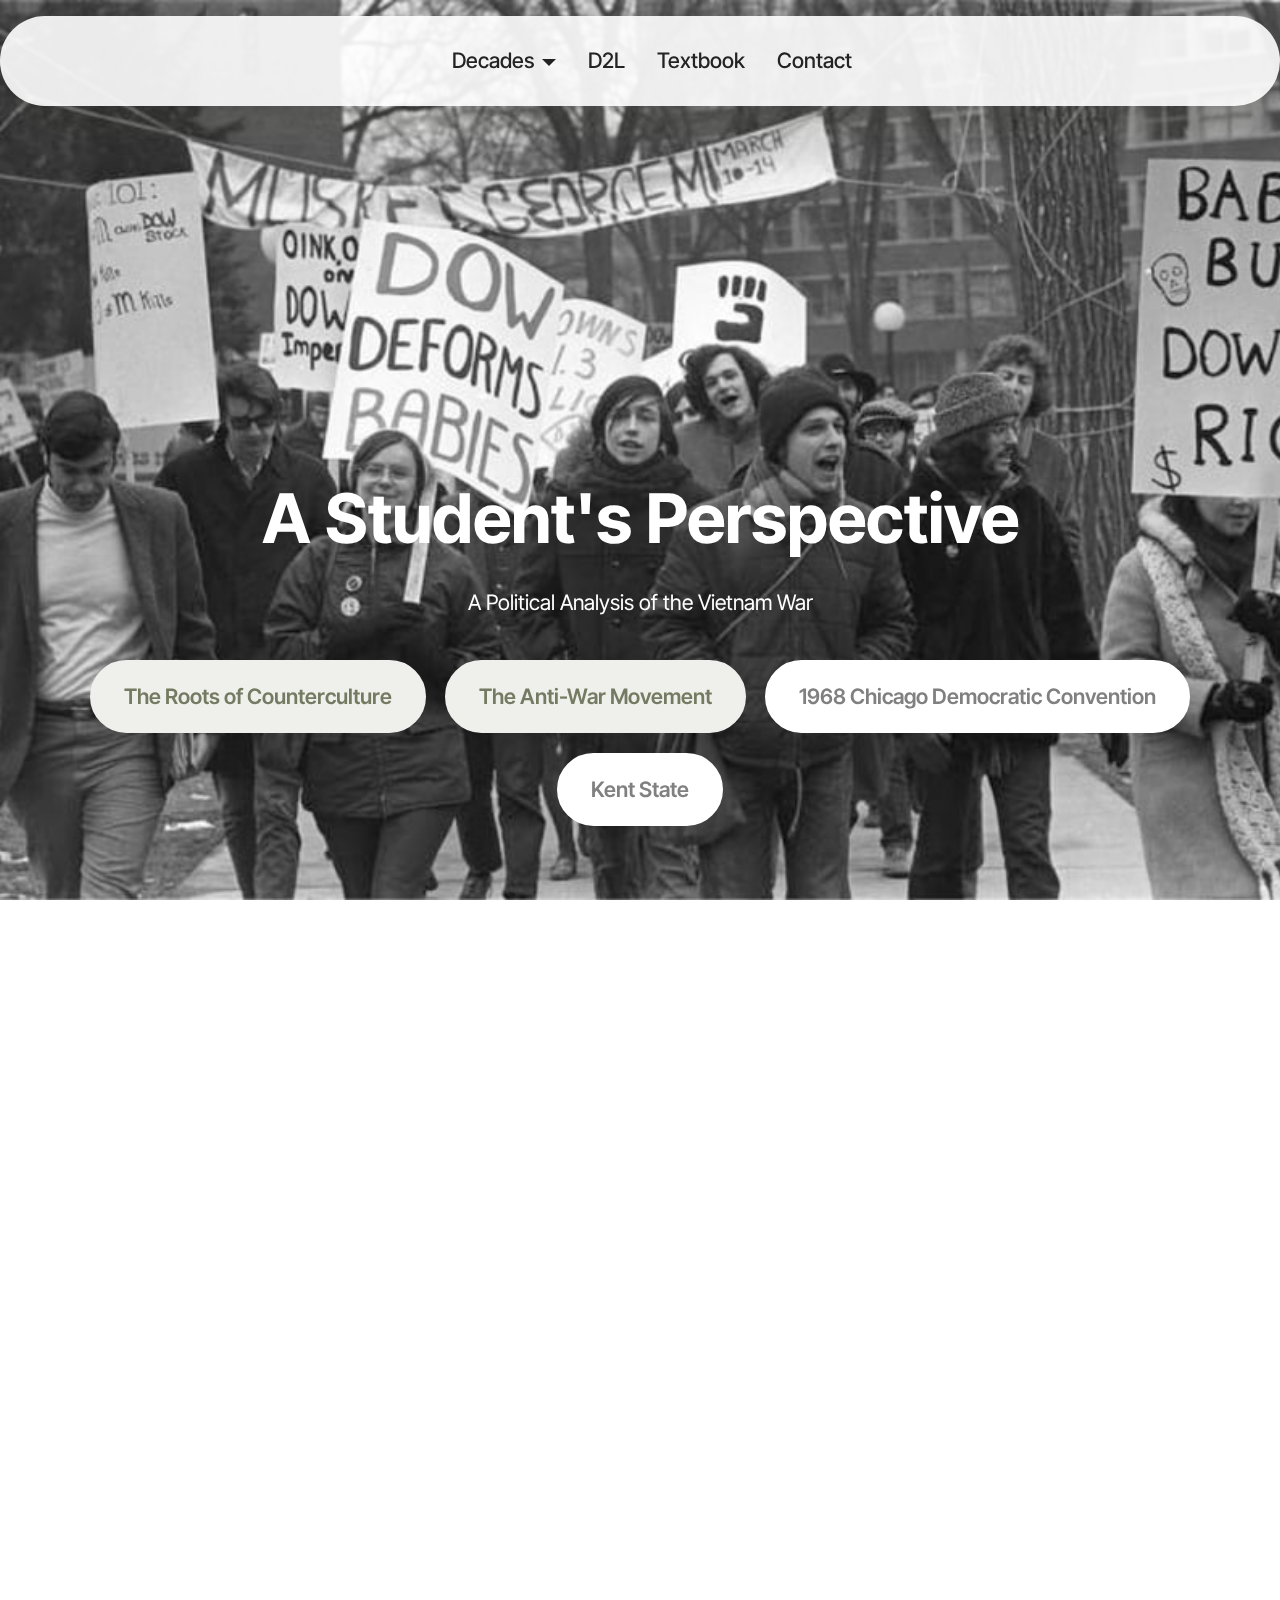
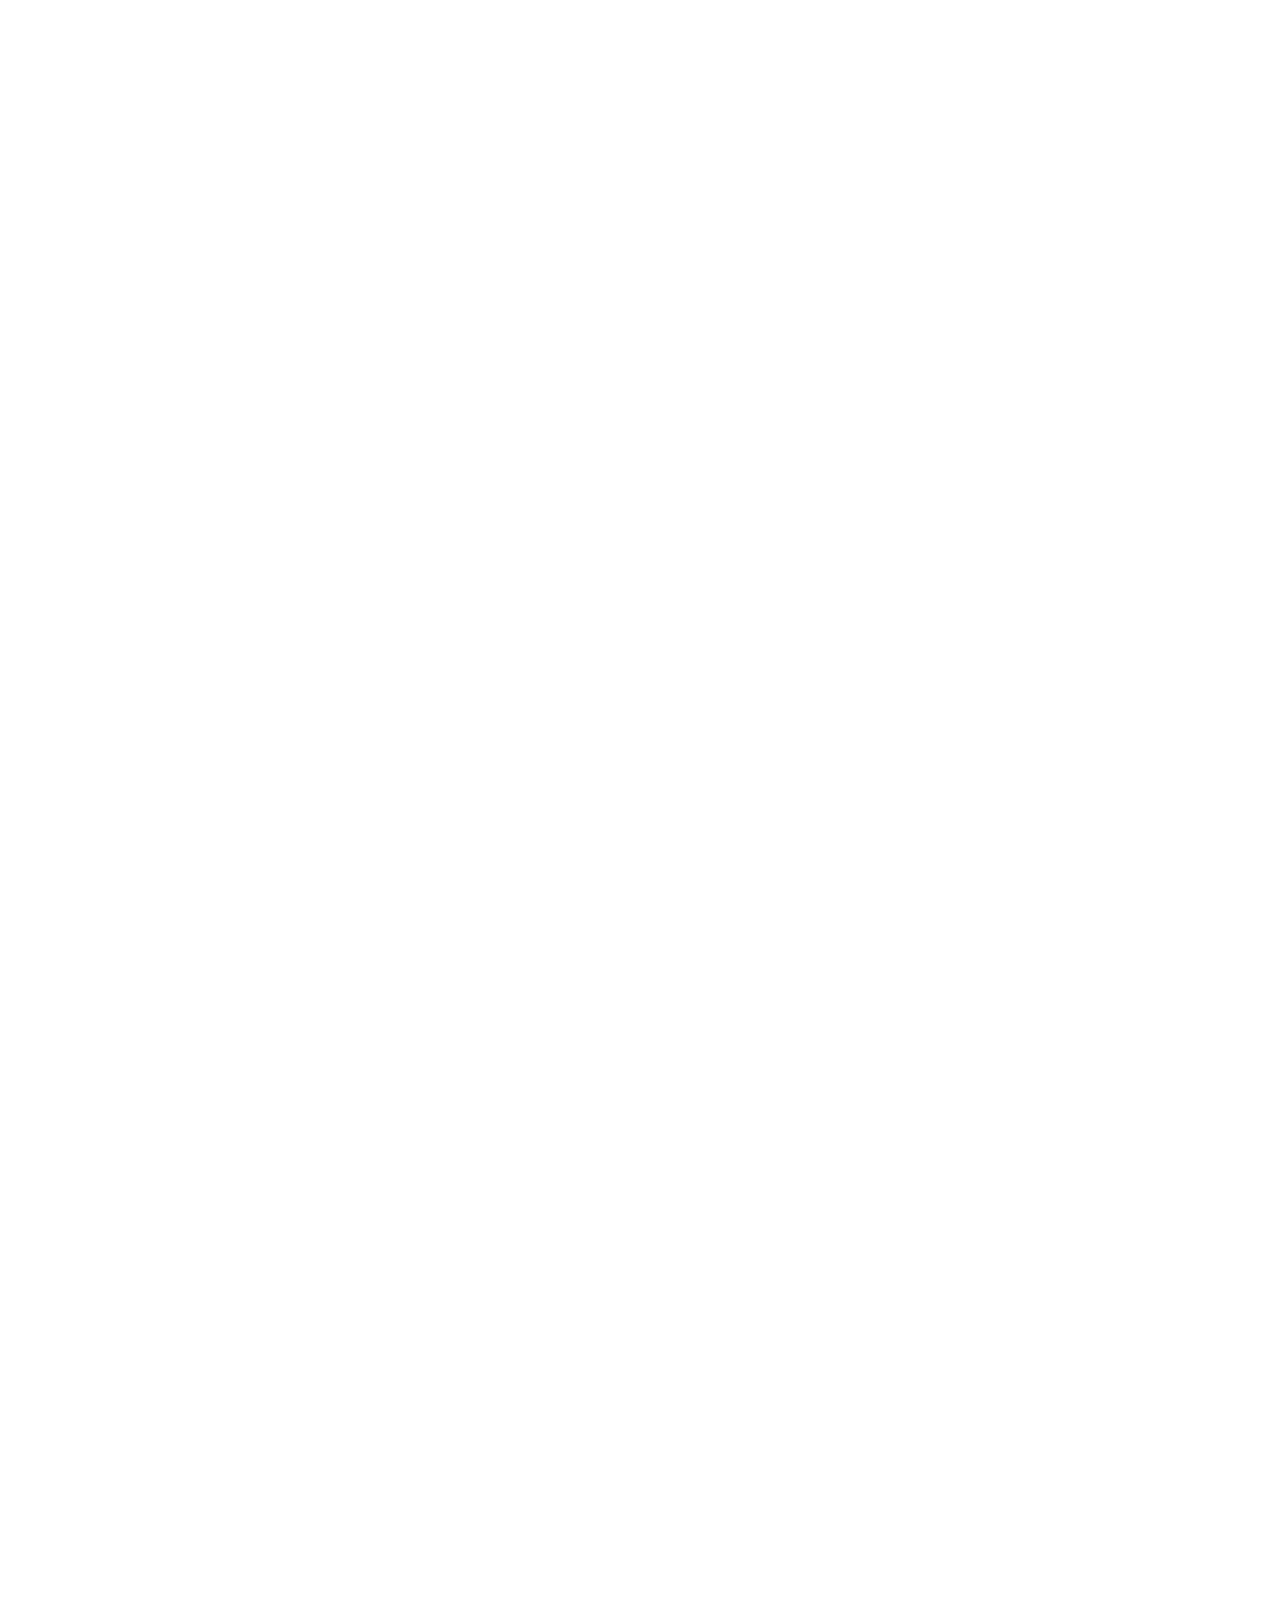
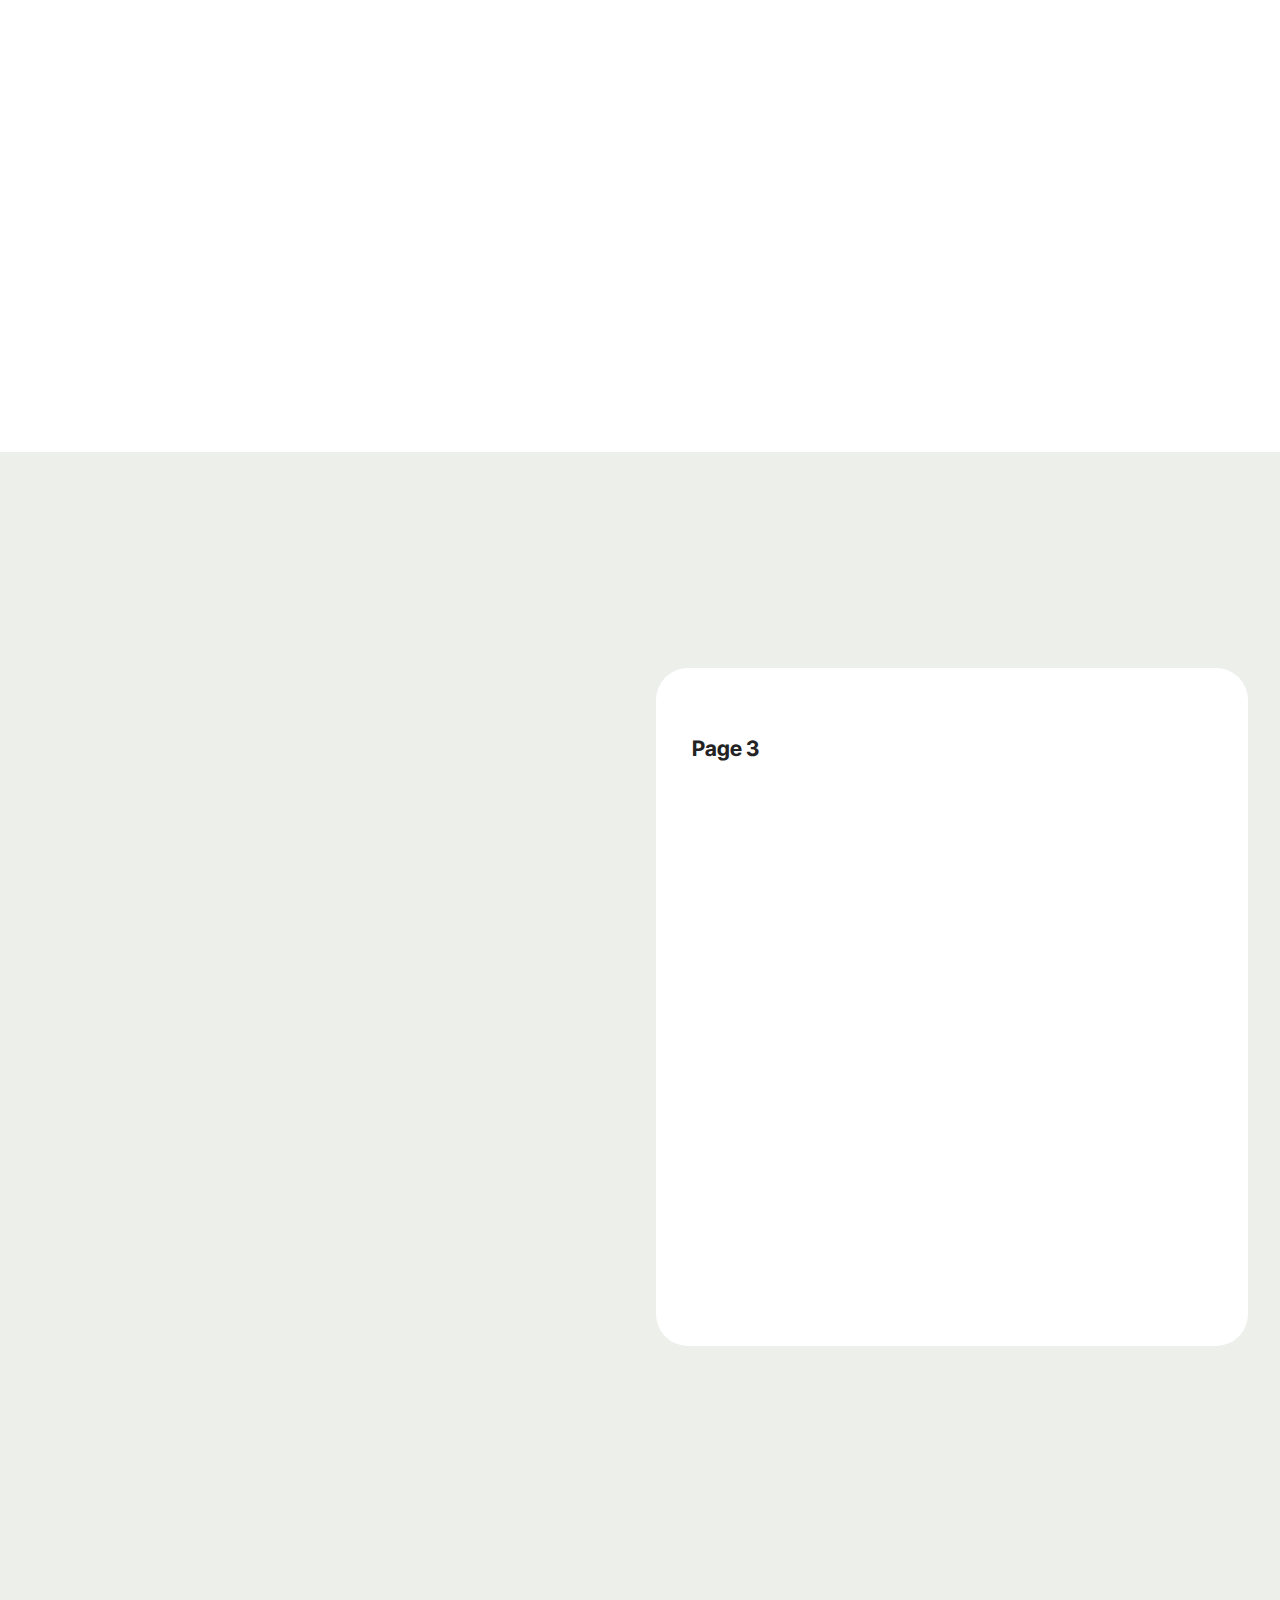
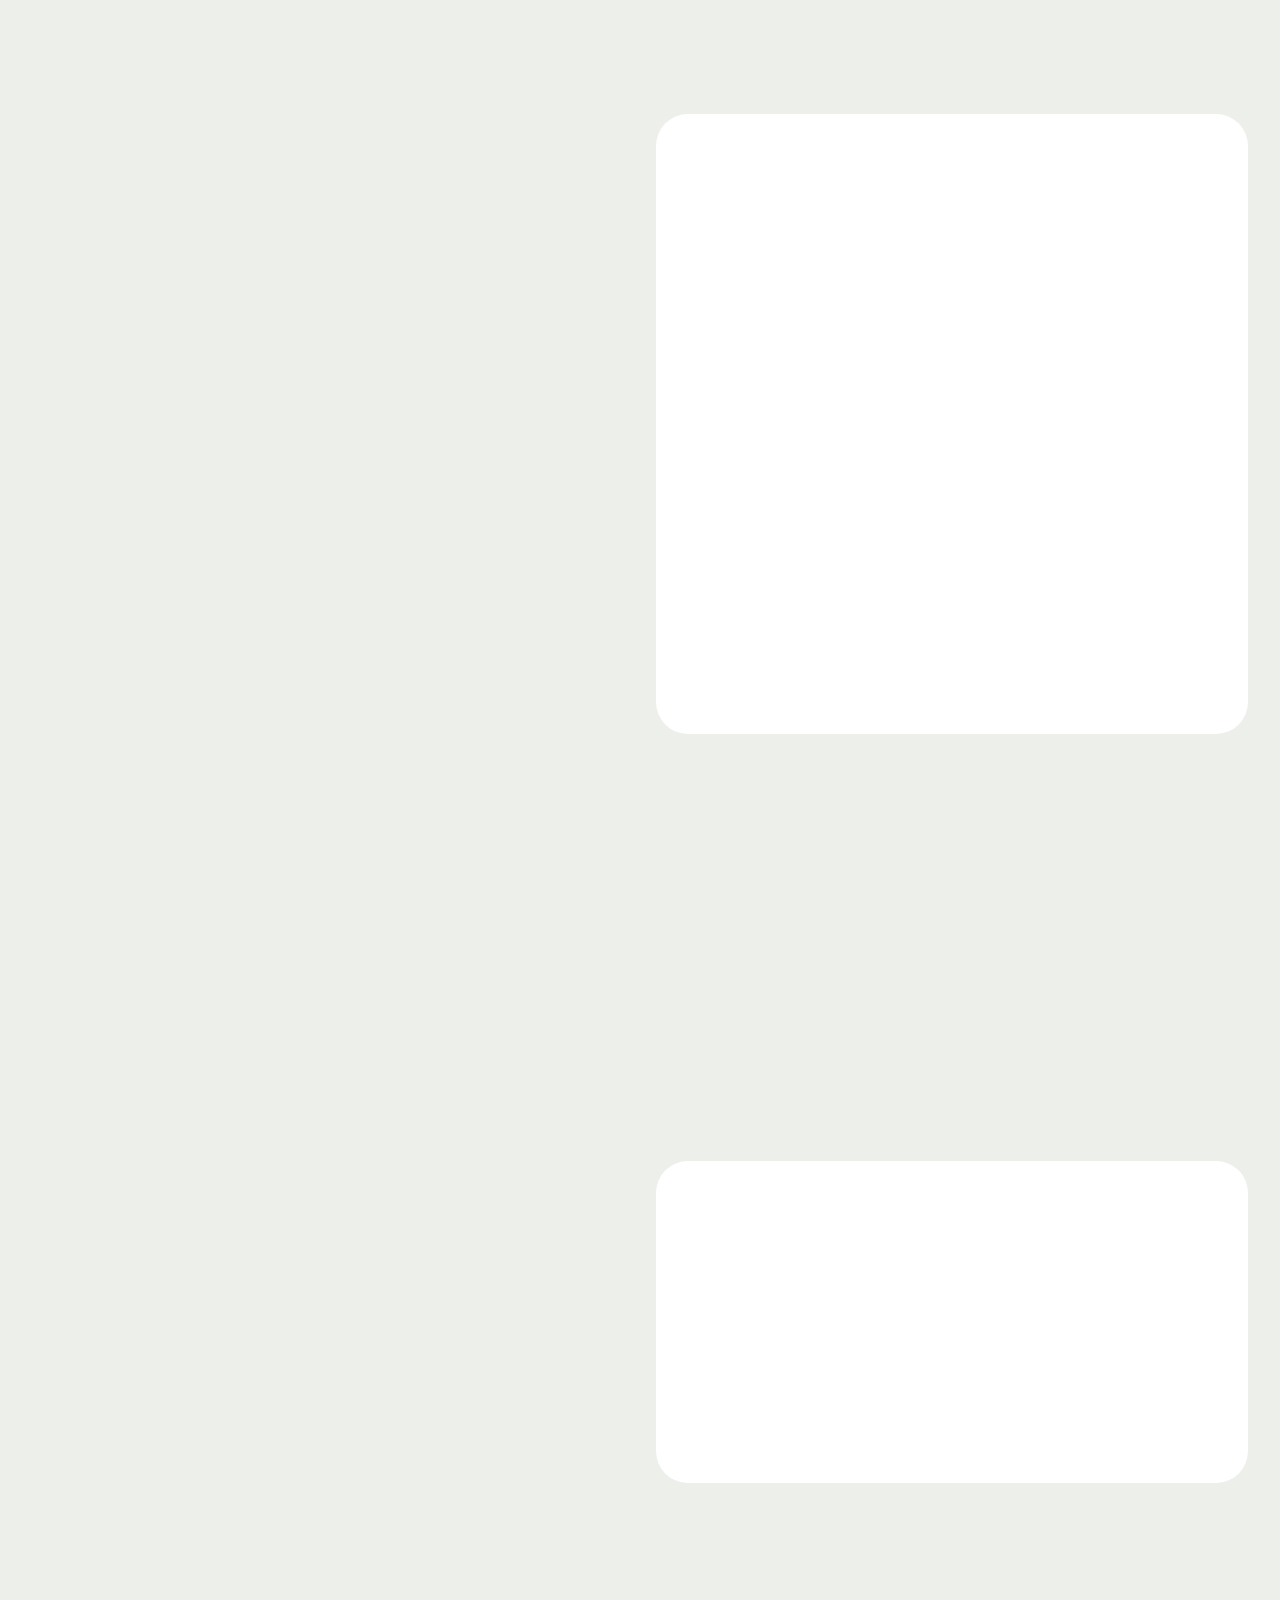
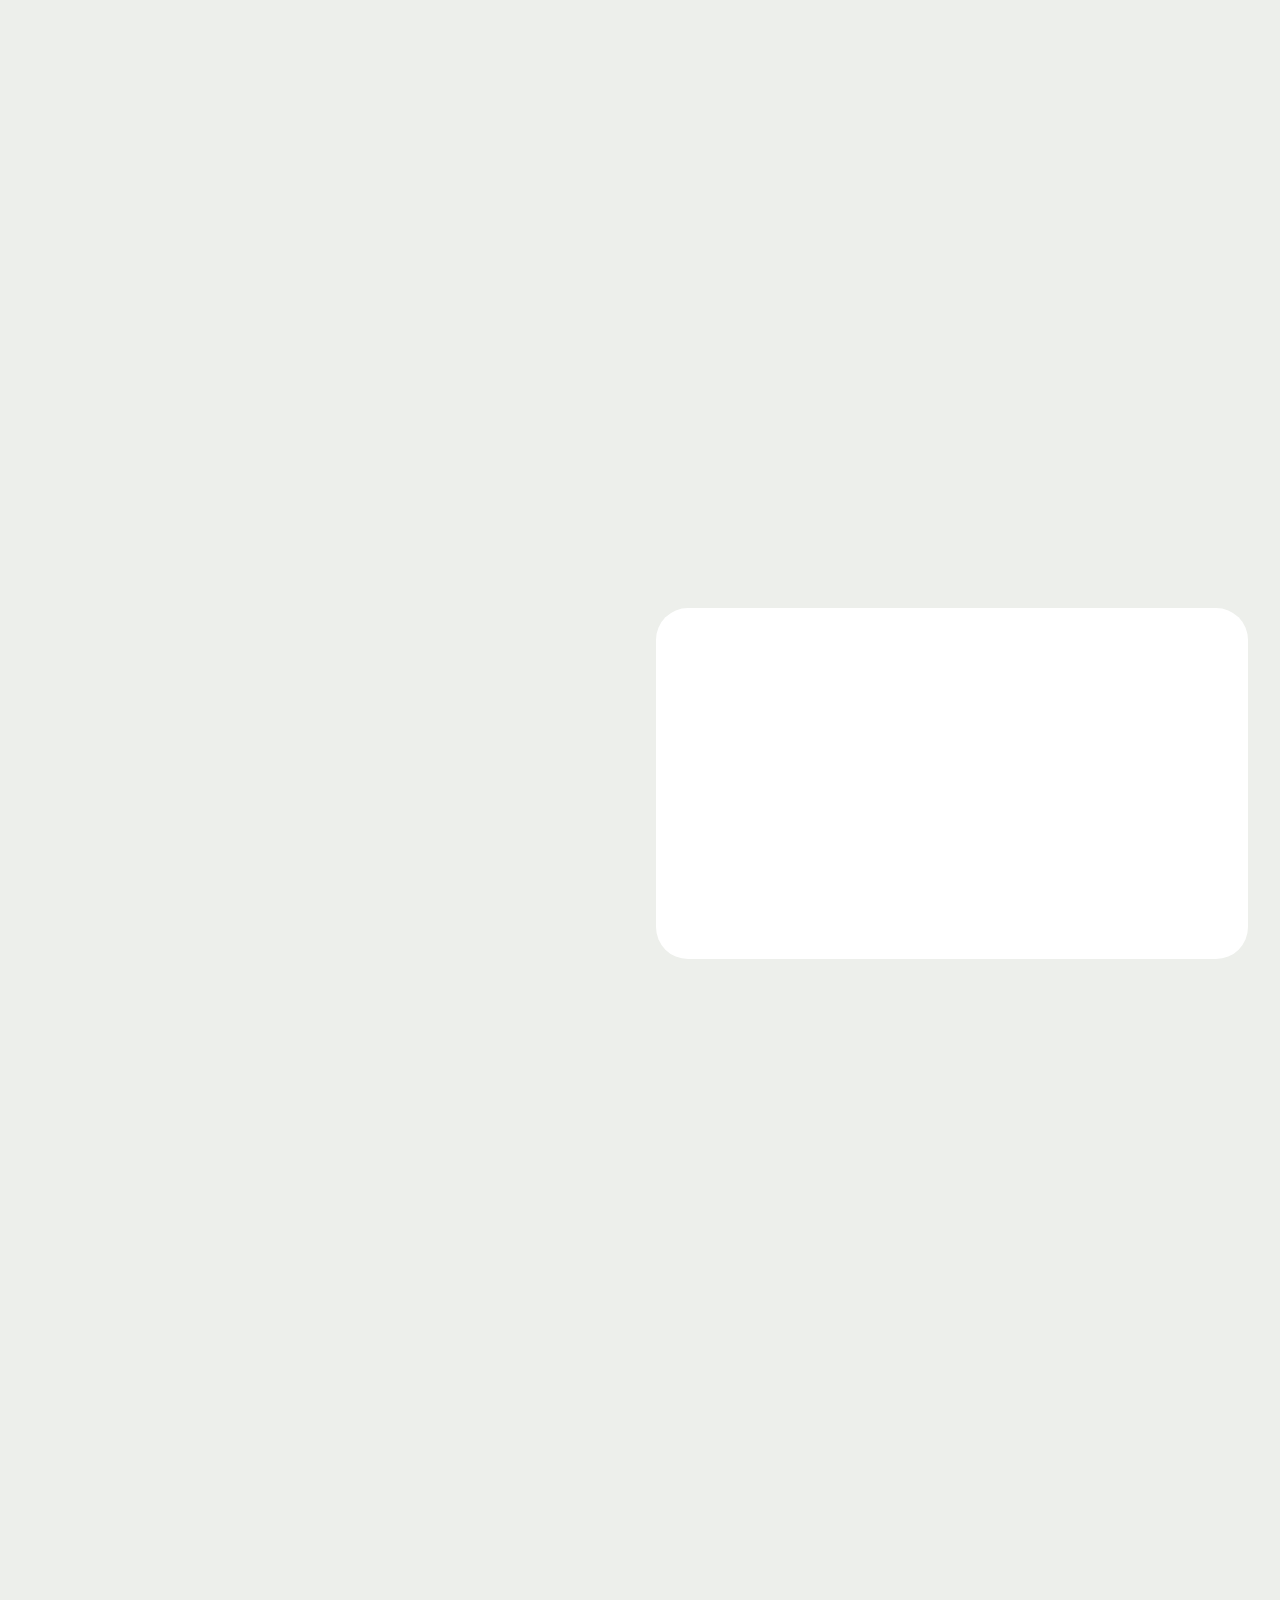
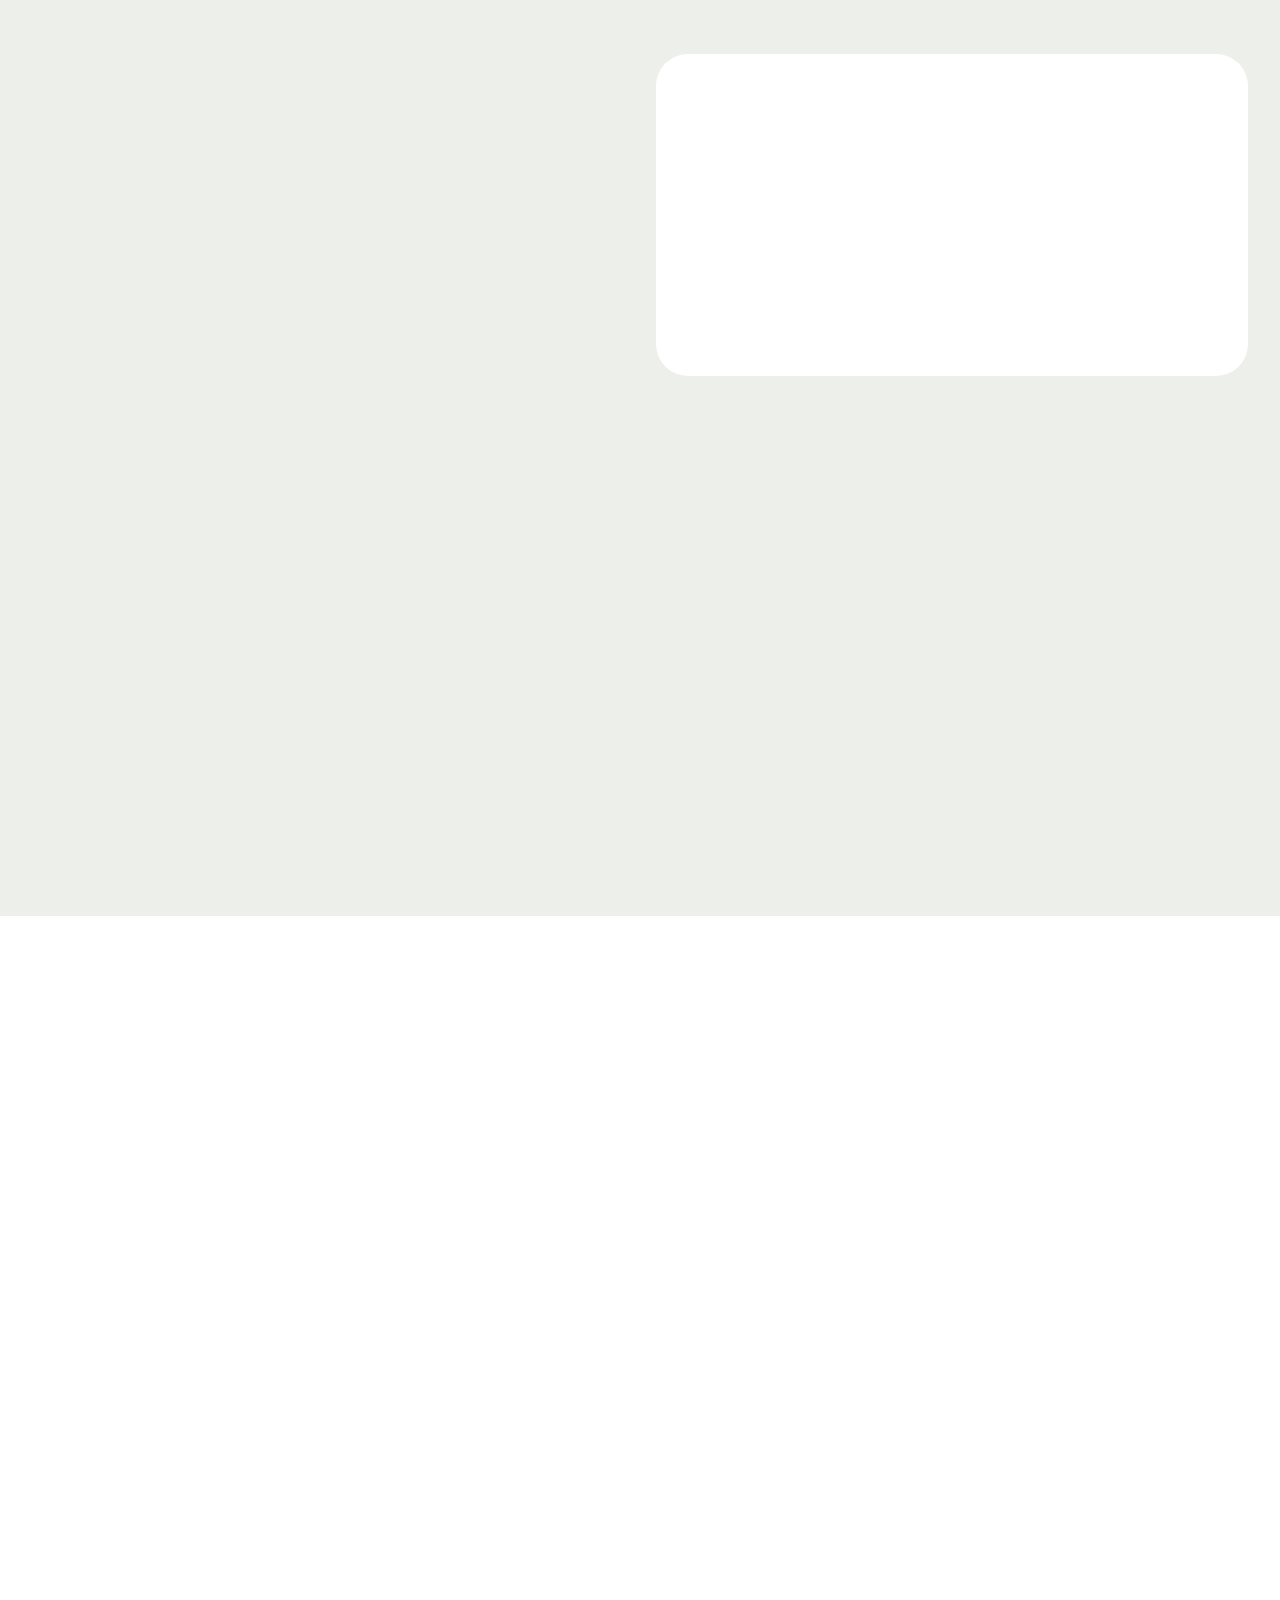
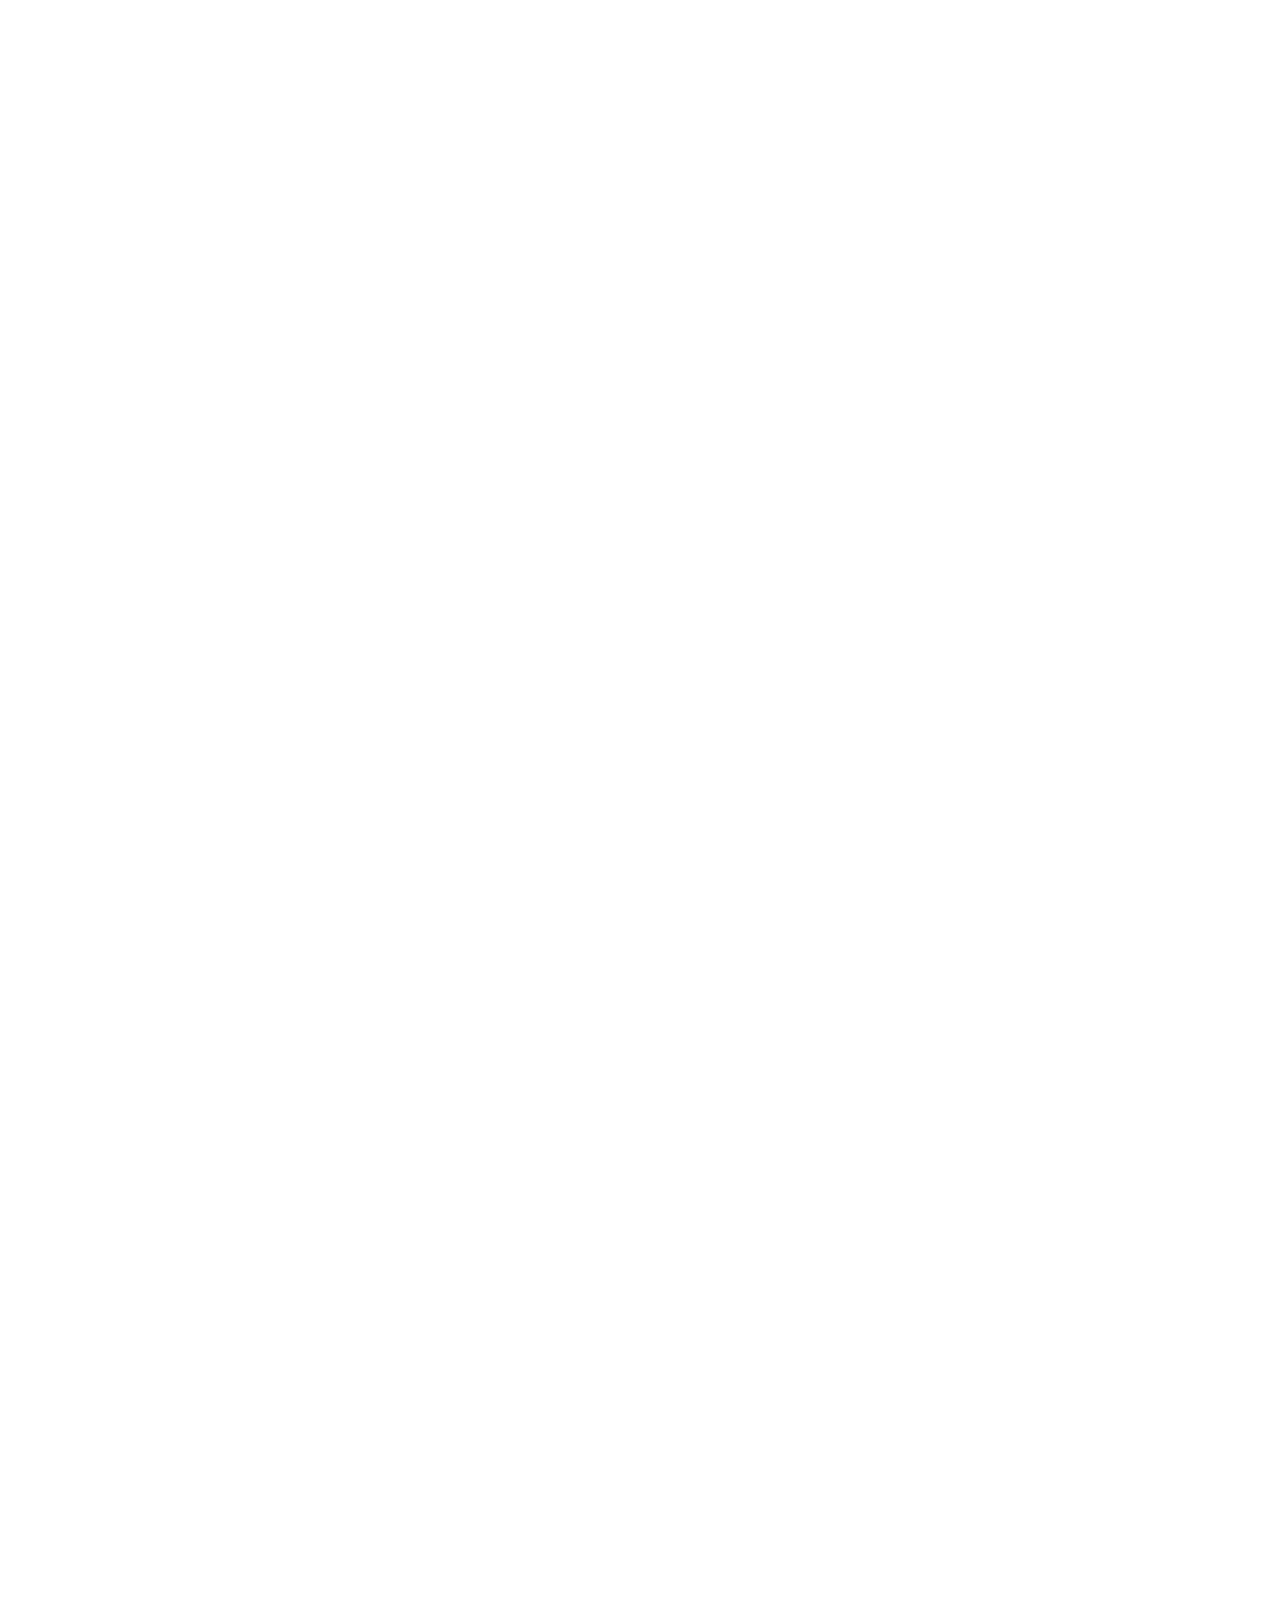
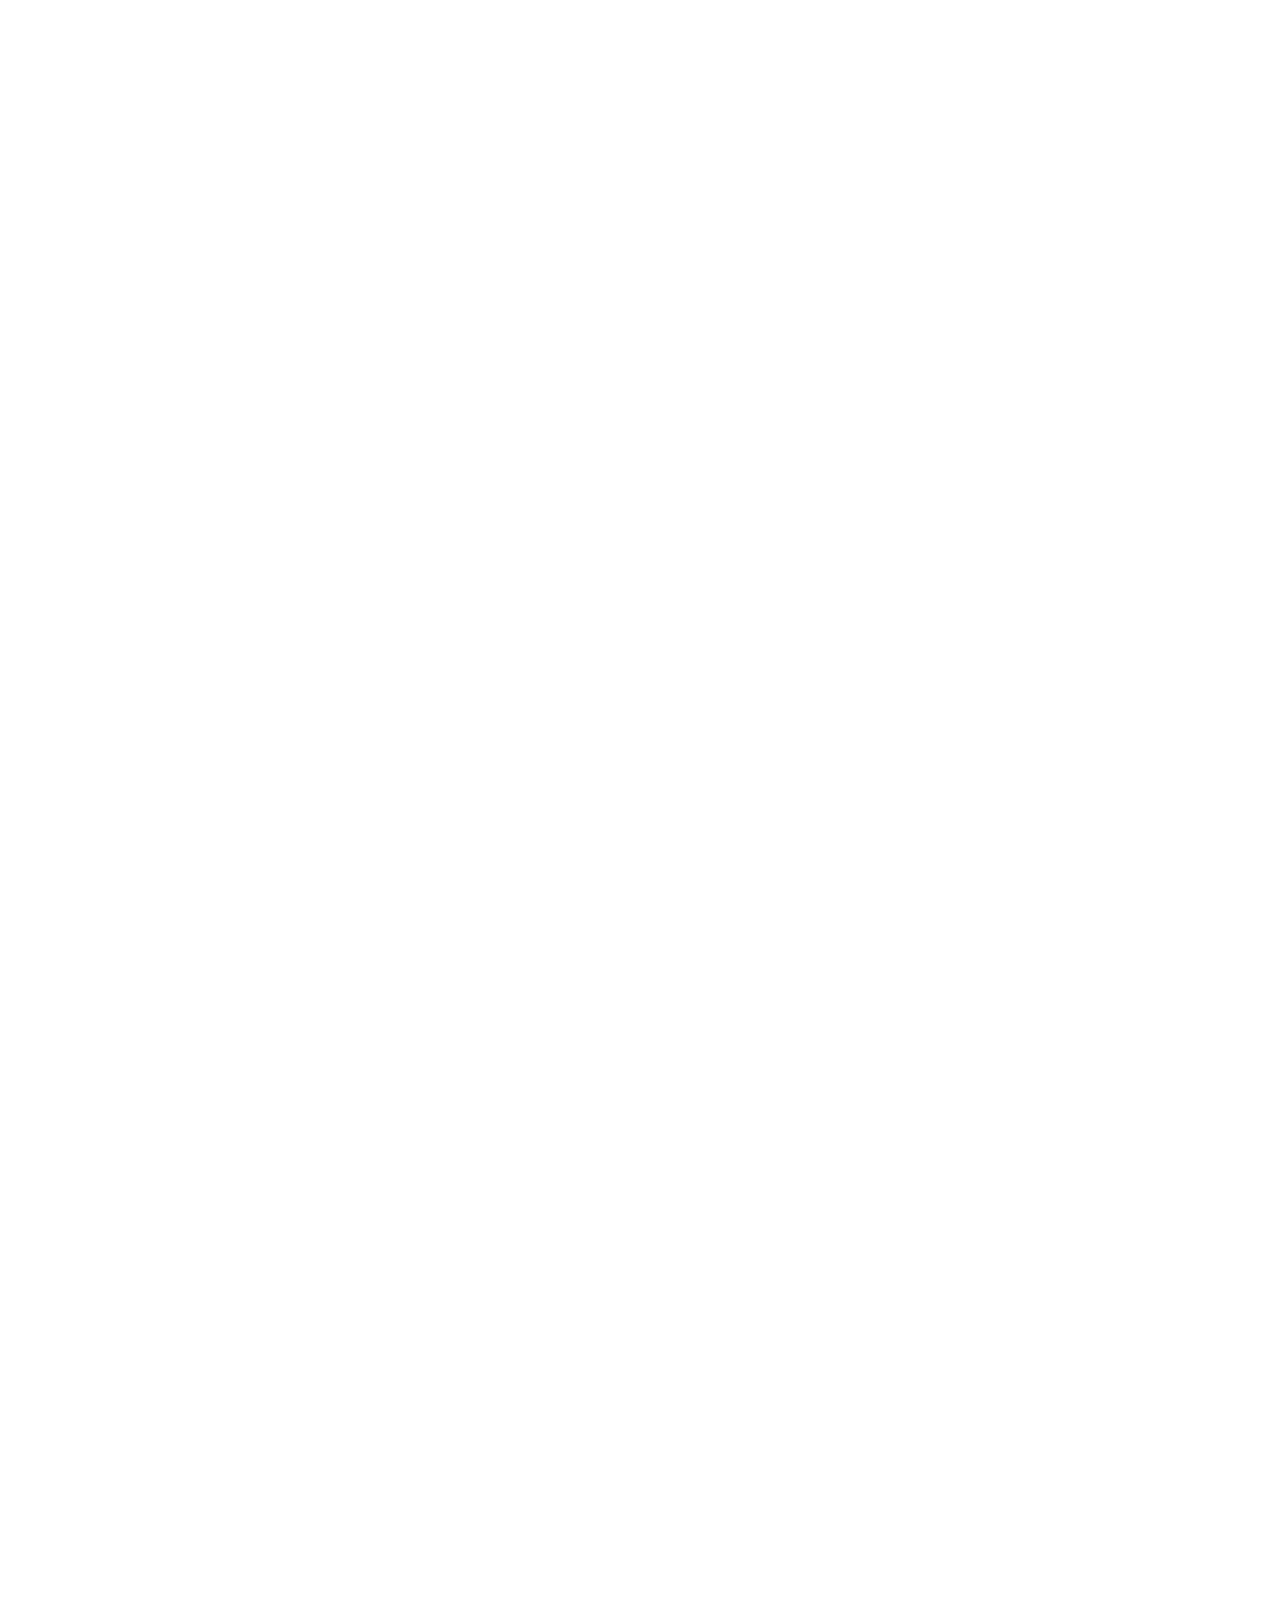
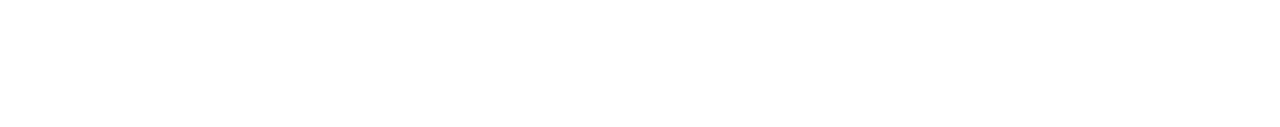
<file: page5.html>
<!DOCTYPE html>
<html  >
<head>
  <!-- Site made with Mobirise Website Builder v6.0.1, https://mobirise.com -->
  <meta charset="UTF-8">
  <meta http-equiv="X-UA-Compatible" content="IE=edge">
  <meta name="generator" content="Mobirise v6.0.1, mobirise.com">
  <meta name="viewport" content="width=device-width, initial-scale=1, minimum-scale=1">
  <link rel="shortcut icon" href="assets/images/cropped-testsite.jpg-128x77-1.png" type="image/x-icon">
  <meta name="description" content="">
  
  
  <title>Vietnam (A Social Perspective)</title>
  <link rel="stylesheet" href="assets/web/assets/mobirise-icons2/mobirise2.css">
  <link rel="stylesheet" href="assets/bootstrap/css/bootstrap.min.css">
  <link rel="stylesheet" href="assets/bootstrap/css/bootstrap-grid.min.css">
  <link rel="stylesheet" href="assets/bootstrap/css/bootstrap-reboot.min.css">
  <link rel="stylesheet" href="assets/parallax/jarallax.css">
  <link rel="stylesheet" href="assets/animatecss/animate.css">
  <link rel="stylesheet" href="assets/dropdown/css/style.css">
  <link rel="stylesheet" href="assets/theme/css/style.css">
  <link rel="preload" href="https://fonts.googleapis.com/css?family=Inter+Tight:100,200,300,400,500,600,700,800,900,100i,200i,300i,400i,500i,600i,700i,800i,900i&display=swap" as="style" onload="this.onload=null;this.rel='stylesheet'">
  <noscript><link rel="stylesheet" href="https://fonts.googleapis.com/css?family=Inter+Tight:100,200,300,400,500,600,700,800,900,100i,200i,300i,400i,500i,600i,700i,800i,900i&display=swap"></noscript>
  <link rel="preload" as="style" href="assets/mobirise/css/mbr-additional.css?v=W9byLq"><link rel="stylesheet" href="assets/mobirise/css/mbr-additional.css?v=W9byLq" type="text/css">

  
  
  
</head>
<body>
  
  <section data-bs-version="5.1" class="menu menu2 cid-uH5tugTwCd" once="menu" id="menu02-2z">
	

	<nav class="navbar navbar-dropdown navbar-fixed-top navbar-expand-lg">
		<div class="container">
			<div class="navbar-brand">
				
				
			</div>
			<button class="navbar-toggler" type="button" data-toggle="collapse" data-bs-toggle="collapse" data-target="#navbarSupportedContent" data-bs-target="#navbarSupportedContent" aria-controls="navbarNavAltMarkup" aria-expanded="false" aria-label="Toggle navigation">
				<div class="hamburger">
					<span></span>
					<span></span>
					<span></span>
					<span></span>
				</div>
			</button>
			<div class="collapse navbar-collapse" id="navbarSupportedContent">
				<ul class="navbar-nav nav-dropdown nav-right navbar-nav-top-padding" data-app-modern-menu="true"><li class="nav-item dropdown">
						<a class="nav-link link text-black text-primary dropdown-toggle display-4" href="index.html" data-toggle="dropdown-submenu" data-bs-toggle="dropdown" data-bs-auto-close="outside" aria-expanded="false">Decades</a><div class="dropdown-menu" aria-labelledby="dropdown-513"><div class="dropdown"><a class="text-black text-primary dropdown-item dropdown-toggle show display-4" href="index.html" data-toggle="dropdown-submenu" data-bs-toggle="dropdown" data-bs-auto-close="outside" aria-expanded="true">1960s</a><div class="dropdown-menu dropdown-submenu show" aria-labelledby="dropdown-649" data-bs-popper="none"><a class="text-black text-primary dropdown-item display-4" href="page2.html">Vietnam</a></div></div></div>
					</li>
					<li class="nav-item">
						<a class="nav-link link text-black text-primary display-4" href="https://ksufed.kennesaw.edu/adfs/ls/?SAMLRequest=jdE9T8MwEAbgHYn%2fEHmP7Xw6sZJKFSyVytICAwuyk0sbkdjB57T8fFKqCka2%2b9ArPbqr1rM%2fmh18zoA%2b2DzWBNU4uGv%2fHuc87mLdpoJHaQZaCdBQRJ0qdMc51yR4BYe9NTWJKSfBBnGGjUGvjF9GPE5CXoY8eo6EzEoZRbTI87SI8jcSrBHB%2bSX7YA3OI7g9uFPfwMtuW5Oj9xNKxj7AGEB1pqceznTGA4V2Zm08sGFiaqGzwR56wy7o7aWiy44EX%2bNgsCazM9Iq7FEaNQJK38j9%2bmkrF6ucnPW2sQNZ3d8FQfUjd%2f8JqpubrG7KIhNdUrYiVIkQYcpVFpaxiMNM6zwBlSvVAfVglqsg1a4%2fHD1OqgHa2PGXXrErYgFV7O9bVt8%3d" aria-expanded="false">D2L</a>
					</li>
					<li class="nav-item">
						<a class="nav-link link text-black text-primary display-4" href="https://www.americanyawp.com/" target="_blank">Textbook</a>
					</li><li class="nav-item"><a class="nav-link link text-black text-primary display-4" href="index.html#contacts02-9">Contact</a></li></ul>
				
				
			</div>
		</div>
	</nav>
</section>

<section data-bs-version="5.1" class="header16 cid-uH5tuhbR15 mbr-fullscreen mbr-parallax-background" id="header17-30">
  
  
  <div class="container-fluid">
    <div class="row">
      <div class="content-wrap col-12 col-md-12">
        <h1 class="mbr-section-title mbr-fonts-style mbr-white mb-4 display-1">
          <strong><br>A Student's Perspective</strong></h1>
        
        <p class="mbr-fonts-style mbr-text mbr-white mb-4 display-7">A Political Analysis of the Vietnam War</p>
        <div class="mbr-section-btn"><a class="btn btn-white display-7" href="page5.html#article04-31">The Roots of Counterculture</a> <a class="btn btn-white display-7" href="page5.html#image03-32">The Anti-War Movement</a>  <a class="btn btn-danger display-7" href="page5.html#video04-33">1968 Chicago Democratic Convention</a> <a class="btn btn-danger display-7" href="page5.html#video04-3k">Kent State</a></div>
      </div>
    </div>
  </div>
</section>

<section data-bs-version="5.1" class="start article4 cid-uH5tuhrLaA" id="article04-31">
	

	
	

	<div class="container">
		<div class="row justify-content-center">
			<div class="col-12 col-md-12 col-lg-5 image-wrapper">
				<img class="w-100" src="assets/images/crumb-r-zap-comics-verso001-e1571336806451.jpg-446x600.jpg" alt="An image of the an advertisement promoting drug use.">
			</div>
			<div class="col-12 col-md-12 col-lg">
				<div class="text-wrapper align-left">
					<h1 class="mbr-section-title mbr-fonts-style mb-4 display-2">
						<strong>The Roots of Counterculture</strong></h1>
					<p class="mbr-text mbr-fonts-style mb-4 display-7">Before we talk about anti-war protests, you need to understand the nature&nbsp; of the sixties for young Americans. Many young Americans during that period saw entire communities rising in opposition to various power structures: the civil rights movement, the LGBTQ+ movement, women's rights movement, etc. So to be a student in the 1960s, is to have your finger on a growing counterculture that made opposition to mainstream ideas very attractive. While some students would absolutely adopt an oppositional stance to the Vietnam War, many young Americans were far more interested in simply rejecting everything that mainstream society gave them. In this way, they adopted the The Beat Generation's ideals: music, alternative religion, free love, and a rejection of the 9-5 job. This counterculture, characterized by rebellion and individuality, and it heavily influenced advertising and consumer culture, with companies marketing products as symbols of nonconformity. Fashion reflected these shifts, with less restrictive clothing symbolizing newfound freedom. The rise of psychedelic drug use, particularly LSD, became a response to societal stagnation, sparking both enthusiasm and political backlash. And of course, this new consumer base became dominated by rock music, liberalized sexuality, and idealistic movements.<br><br>Image: Robert Crumb. Zap Comix, no. 1, 1968 as found online:&nbsp;&nbsp;https://exhibitions.lib.udel.edu/beat-visions-and-the-counterculture/exhibition-item/robert-crumb-zap-comix-no-1-1968/&nbsp;<br></p>
					
				</div>
			</div>
		</div>
	</div>
</section>

<section data-bs-version="5.1" class="image3 cid-uHeVEOrhtT" id="image03-3j">
  

  
  

  <div class="container">
    <div class="row justify-content-center">
      <div class="col-12 col-lg-9">
        
        
        <div class="image-wrapper">
          <img class="w-100" src="assets/images/woodstock-300x175.jpg-1-640x373.jpg" alt="An image of the opening ceremony at woodstock.">
        </div>
      </div>
    </div>
  </div>
</section>

<section data-bs-version="5.1" class="video04 cid-uHeVu7g0Tm" id="video04-3i">
    
    
    <div class="container">
        <div class="mbr-section-head mb-5">
            
            <h5 class="mbr-section-subtitle mbr-fonts-style mt-4 display-7">In order to underrstand the counterculture movement in its entirety, you should examine two key events: Woodstock and Altamont. Both of these events were rock concerts organized and prepared to attract young Americans from all over the nation. Woodstock was a held in August 1969 in Bethel, New York, and came to symbolize the peak of the 1960s counterculture. Over 400,000 people gathered for three days of peace, music, and unity, featuring performances by artists like Jimi Hendrix, Janis Joplin, and The Who. The image above shows the opening ceremony which had Swami Satchidananda lead the audience in open meditation. Not everything was positive regarding Woodstock, as many local businesses complained about the crowds and their rowdy behaviors. In fact, two people even died at Woodstock: Richard Bieler who was suspected of dying via a heroin overdoes, and Raymond Misza who was run over by a tractor while sleeping in a hay stack. And yet, despite overcrowding, rain, and logistical challenges, Woodstock still became an enduring symbol of the era’s ideals of love, freedom, and social change. In opposite of that reputation was of course the Altamont Free Concert, organized on the other side of the country in California two months later in December, and quickly came to represent the problems with the counterculture movement. Featuring acts that included Jefferson Airplane and the Rolling Stones, the organizers of Altamont made a number of poor decisions which included hiring the Hells Angels motorcycle gang as the festival's security. The entire concert was filmed as a documentary for the Rolling Stones entitled <a href="https://search.worldcat.org/title/45470698" class="text-primary">Gimme Shelter</a>, and the below clip is taken from that film. It is a small clip, but it shows the chaos of the event.&nbsp;&nbsp;</h5>
        </div>
        <div class="row justify-content-center">
            <div class="col-12 col-md-12 video-block">
                <div class="video-wrapper"><iframe class="mbr-embedded-video" src="https://www.youtube.com/embed/4IL0oWsQl5M?rel=0&amp;amp;&amp;showinfo=0&amp;autoplay=0&amp;loop=0" width="1280" height="720" frameborder="0" allowfullscreen></iframe></div>
                <p class="mbr-text mt-3 mbr-fonts-style display-4">"Gimme shelter," 1970.<br></p>
            </div>
        </div>
    </div>
</section>

<section data-bs-version="5.1" class="features031 cid-uHfkGOUaMS" id="features031-3n">
    
    
    
    <div class="container">
        <div class="row justify-content-center">
            <div class="col-md-12 content-head mb-5">
                <h1 class="mbr-section-title mbr-fonts-style mb-0 display-2">
                    <strong>Joan Didion "Slouching Toward Bethlehem"</strong></h1>
                
            </div>
        </div>
        <div class="row justify-content-center  blockContent">
            <div class="col-12 col-lg">
                <div class="item-wrapper align-left">
                    <div class="counter-container mbr-text mbr-fonts-style display-7">
                        <div style="text-align: left;"><strong><br></strong></div><div style="text-align: left;"><strong>Page 3</strong></div><div style="text-align: left;"><strong><br></strong></div><div style="text-align: left;"><strong><br></strong></div><div style="text-align: left;"><strong><br></strong></div><div style="text-align: left;"><strong><br></strong></div><div style="text-align: left;"><strong><br></strong></div><div style="text-align: left;"><strong><br></strong></div><div style="text-align: left;"><strong><br></strong></div><div style="text-align: left;"><strong><br></strong></div><div style="text-align: left;"><strong><br></strong></div><div style="text-align: left;"><strong><br></strong></div><div style="text-align: left;"><strong><br></strong></div><div style="text-align: left;"><strong><br></strong></div><div style="text-align: left;"><strong><br></strong></div><div style="text-align: left;"><strong><br></strong></div><div style="text-align: left;"><strong><br></strong></div><ul>
                            <li><strong>Context. </strong>Didion captures the reasons why these kids ran away from their home, and their complaints illustrate their naive vision of the world.&nbsp;</li>
                        </ul>
                    </div>
                </div>
            </div>
            <div class="col-12 col-lg-6">
                <div class="image-wrapper">
                    <img class="w-100" src="assets/images/22b-political-1967-joan-didion-slouching-toward-bethlehem-page-3.jpg-1-1256x1625.jpg" alt="Joan Dideon's Slouching toward Bethlehem screenshot page three.">
                </div>
            </div>

        </div>
    </div>
</section>

<section data-bs-version="5.1" class="features031 cid-uHflixWHht" id="features031-3r">
    
    
    
    <div class="container">
        <div class="row justify-content-center">
            <div class="col-md-12 content-head mb-5">
                <h1 class="mbr-section-title mbr-fonts-style mb-0 display-5">
                    <strong>Page 4</strong></h1>
                
            </div>
        </div>
        <div class="row justify-content-center  blockContent">
            <div class="col-12 col-lg">
                <div class="item-wrapper align-left">
                    <div class="counter-container mbr-text mbr-fonts-style display-7">
                        <div style="text-align: left;"><strong><br></strong></div><div style="text-align: left;"><strong><br></strong></div><div style="text-align: left;"><strong><br></strong></div><div style="text-align: left;"><strong><br></strong></div><div style="text-align: left;"><strong><br></strong></div><div style="text-align: left;"><strong><br></strong></div><div style="text-align: left;"><strong><br></strong></div><div style="text-align: left;"><strong><br></strong></div><div style="text-align: left;"><strong><br></strong></div><div style="text-align: left;"><strong><br></strong></div><div style="text-align: left;"><strong><br></strong></div><div style="text-align: left;"><br></div><div style="text-align: left;"><strong><br></strong></div><ul>
                            <li><strong>Context. </strong>Didion captures in this section what the police feel are the real problems circulating through the community of hippies, but it also illustrates the obfuscated nature of the policing industry during the period and the fear of transparency.&nbsp;</li>
                        </ul>
                    </div>
                </div>
            </div>
            <div class="col-12 col-lg-6">
                <div class="image-wrapper">
                    <img class="w-100" src="assets/images/22b-political-1967-joan-didion-slouching-toward-bethlehem-page-4.jpg-1256x1625.jpg" alt="Joan Dideon's Slouching toward Bethlehem screenshot page four.">
                </div>
            </div>

        </div>
    </div>
</section>

<section data-bs-version="5.1" class="features031 cid-uHflDBLeHM" id="features031-3s">
    
    
    
    <div class="container">
        <div class="row justify-content-center">
            <div class="col-md-12 content-head mb-5">
                <h1 class="mbr-section-title mbr-fonts-style mb-0 display-5">
                    <strong>Page 7</strong></h1>
                
            </div>
        </div>
        <div class="row justify-content-center  blockContent">
            <div class="col-12 col-lg">
                <div class="item-wrapper align-left">
                    <div class="counter-container mbr-text mbr-fonts-style display-7">
                        <div style="text-align: left;"><strong><br></strong></div><div style="text-align: left;"><strong><br></strong></div><div style="text-align: left;"><br></div><ul>
                            <li><strong>Context. </strong>Didion describes an everyday occurrence between the kids, as they struggle with boredom which pushes them to want to drop acid. It also illustrates the gritty nature of the addiction as well, as their interactions become very agitated.&nbsp;</li>
                        </ul>
                    </div>
                </div>
            </div>
            <div class="col-12 col-lg-6">
                <div class="image-wrapper">
                    <img class="w-100" src="assets/images/22b-political-1967-joan-didion-slouching-toward-bethlehem-page-7.jpg-1256x1625.jpg" alt="Joan Dideon's Slouching toward Bethlehem screenshot page seven">
                </div>
            </div>

        </div>
    </div>
</section>

<section data-bs-version="5.1" class="features031 cid-uHfmdI0854" id="features031-3t">
    
    
    
    <div class="container">
        <div class="row justify-content-center">
            <div class="col-md-12 content-head mb-5">
                <h1 class="mbr-section-title mbr-fonts-style mb-0 display-5">
                    <strong>Page 8</strong></h1>
                
            </div>
        </div>
        <div class="row justify-content-center  blockContent">
            <div class="col-12 col-lg">
                <div class="item-wrapper align-left">
                    <div class="counter-container mbr-text mbr-fonts-style display-7">
                        <div style="text-align: left;"><strong><br></strong></div><div style="text-align: left;"><strong><br></strong></div><div style="text-align: left;"><br></div><div style="text-align: left;"><br></div><ul>
                            <li><strong>Context. </strong>Didion describes the role undercover officers play within the community, but most importantly it illustrates how naive the students are about the tactics police take in order to arrest drug users.&nbsp;</li>
                        </ul>
                    </div>
                </div>
            </div>
            <div class="col-12 col-lg-6">
                <div class="image-wrapper">
                    <img class="w-100" src="assets/images/22b-political-1967-joan-didion-slouching-toward-bethlehem-page-8.jpg-1256x1625.jpg" alt="Joan Dideon's Slouching toward Bethlehem screenshot page eight">
                </div>
            </div>

        </div>
    </div>
</section>

<section data-bs-version="5.1" class="features031 cid-uHfmE19CPJ" id="features031-3u">
    
    
    
    <div class="container">
        <div class="row justify-content-center">
            <div class="col-md-12 content-head mb-5">
                <h1 class="mbr-section-title mbr-fonts-style mb-0 display-5">
                    <strong>Page 9</strong></h1>
                
            </div>
        </div>
        <div class="row justify-content-center  blockContent">
            <div class="col-12 col-lg">
                <div class="item-wrapper align-left">
                    <div class="counter-container mbr-text mbr-fonts-style display-7">
                        <div style="text-align: left;"><br></div><ul>
                            <li><strong>Argument. </strong>This is the most important passage in the entire text, as it summarizes&nbsp;Didion's experiences with the drug community. She argues that these kids were abandoned as the United States became more intertwined in global affairs. She argues they became far less connected with their family, and so they ultimately became isolated from their communities.&nbsp;</li>
                        </ul>
                    </div>
                </div>
            </div>
            <div class="col-12 col-lg-6">
                <div class="image-wrapper">
                    <img class="w-100" src="assets/images/22b-political-1967-joan-didion-slouching-toward-bethlehem-page-9.jpg-1256x1625.jpg" alt="Joan Dideon's Slouching toward Bethlehem screenshot page nine">
                </div>
            </div>

        </div>
    </div>
</section>

<section data-bs-version="5.1" class="image3 cid-uH5tuhDYut" id="image03-32">
  

  
  

  <div class="container">
    <div class="row justify-content-center">
      <div class="col-12 col-lg-9">
        <h4 class="mbr-description mbr-fonts-style mb-3 align-center display-2"><strong>The Anti-War Movement</strong><br></h4>
        <p class="mbr-description mbr-fonts-style mb-4 align-center display-7">
          While there were groups before 1965 who opposed U.S. involvement in Vietnam, one of the earliest actual protests targeting our government's involvement in the war came on April 17, 1965 when the Students for a Democratic Society (SDS) organized a large Anti-Vietnam War protest in Washington D.C. drawing around 25,000 participants.  While SDS headlined the movement, Women Strick for Peace and the Student Nonviolent Coordinating Committee also became involved in the march, highlighting that Vietnam was rooted in both racial and women's politics.&nbsp; Joan Baez and Phil Ochs played folk music, all the while speeches were given on various parts of monument park. Paul Booth described the march to the New York Times as "we’re really not just a peace group. We are working on domestic problems--civil rights, poverty, university reform. We feel passionately and angrily about things in America, and we feel that a war in Asia will destroy what we’re trying to do here.” In the end, the group delivered a petition to Lyndon P. Johnson demanding the war be ended, but the war itself was just beginning.&nbsp;</p>
        <div class="image-wrapper">
          <img class="w-100" src="assets/images/244fb371af8e00f999f45172ff5d7f3254df49b0-1250x838.jpg" alt="An image of the SDS' march on Washington.">
        </div>
      </div>
    </div>
  </div>
</section>

<section data-bs-version="5.1" class="video04 cid-uH5tuhRNcw" id="video04-33">
    
    
    <div class="container">
        <div class="mbr-section-head mb-5">
            <h4 class="mbr-section-title mbr-fonts-style mb-0 mt-0 display-2">
                <strong>The 1968 Democratic Convention</strong></h4>
            <h5 class="mbr-section-subtitle mbr-fonts-style mt-4 display-7">The 1968 Democratic National Convention, held in Chicago, was marked by intense political and social turmoil. Inside the convention, the Democratic Party was deeply divided over the Vietnam War, with delegates nominating Vice President Hubert Humphrey, who supported President Lyndon B. Johnson’s war policies, despite strong opposition from antiwar activists. Outside the convention, massive protests led by antiwar demonstrators, civil rights activists, and counterculture groups were met with violent crackdowns by Chicago police and the National Guard. The brutal clashes, broadcast on national television, led to widespread outrage and symbolized the deep divisions in American society at the time. The chaos damaged the Democratic Party’s image and contributed to Richard Nixon’s victory in the 1968 presidential election.</h5>
        </div>
        <div class="row justify-content-center">
            <div class="col-12 col-md-12 video-block">
                <div class="video-wrapper"><iframe class="mbr-embedded-video" src="https://www.youtube.com/embed/qIFvitgw62U?rel=0&amp;amp;&amp;showinfo=0&amp;autoplay=0&amp;loop=0" width="1280" height="720" frameborder="0" allowfullscreen></iframe></div>
                <p class="mbr-text mt-3 mbr-fonts-style display-4">Dan Rather, "1968 Democratic Convention Chicago" CBS News, 1968<br></p>
            </div>
        </div>
    </div>
</section>

<section data-bs-version="5.1" class="video04 cid-uHfaUfq5Gt" id="video04-3k">
    
    
    <div class="container">
        <div class="mbr-section-head mb-5">
            <h4 class="mbr-section-title mbr-fonts-style mb-0 mt-0 display-2">
                <strong>Kent State</strong></h4>
            <h5 class="mbr-section-subtitle mbr-fonts-style mt-4 display-7">After the 1968 election, Richard Nixon secured the presidency largely because he promised to immediately begin drawing back the war effort in Vietnam. In reality though, Nixon was escalating the bombing campaigns into nearby countries. On May 4, 1970, around three thousand Kent State University students convened on campus green protesting President Nixon’s expansion of the Vietnam War into Laos and Cambodia. Tensions were high with the demonstrations, as the university announced property damage and confrontations between students and on campus authorities. Around lunch, the National Guard opened fire on the crowd of demonstrating, firing 67 rounds in 13 seconds, with some of those shots going directly at the crowd. Four students were shot and died. 19-year old honors College student Alllison Krause was an active participant in the protests, but 20-year old Speech &amp; Hearing Therapy student Sandra Scheuer was not participating in the demonstration, as she was simply walking to her next class. While 20-year old Psychology student Jeffrey Miller was also shot, only 19-year old William Schroeder was shot in the back running from the police. The phrase “Four Dead in Ohio” became famous after the Crosby, Stills, Nash &amp; Young song Ohio, which memorialized the tragedy. This footage comes from CBS and includes footage from the tragedy and its aftermath.&nbsp;</h5>
        </div>
        <div class="row justify-content-center">
            <div class="col-12 col-md-12 video-block">
                <div class="video-wrapper"><iframe class="mbr-embedded-video" src="https://www.youtube.com/embed/px5VHdAJJhA?rel=0&amp;amp;&amp;showinfo=0&amp;autoplay=0&amp;loop=0" width="1280" height="720" frameborder="0" allowfullscreen></iframe></div>
                <p class="mbr-text mt-3 mbr-fonts-style display-4">
                    "Kent State Shooting" CBS News 1970.</p>
            </div>
        </div>
    </div>
</section>

<section data-bs-version="5.1" class="article12 cid-uH5tuiuECE" id="article12-36">    
    
    <div class="container">
        <div class="row justify-content-center">
            <div class="col-md-12 col-lg-10">
                <h3 class="mbr-section-title mbr-fonts-style mb-4 mt-0 display-2">
                <strong>Conclusion</strong></h3>
                
                <p class="mbr-text mbr-fonts-style display-7">As historians, our goal is to not pain individual experiences with too broad a brush. There exists a myth that to be a hippy was to be against the Vietnam War. However, the hippy movement was far less politically motivated and more focused on self interests. The protests seen in the various clips above cannot be easily classified as coming from the same community as with Woodstock and Altamont. While there was obviously some overlap, the more accurate description is that the youth of 1960 were afraid of being sent overseas, and isolated from their families and local communities. They became far more involved in global politics, and they had access to more information then previous generations. To quote Joan Didion, "they are sixteen, fifteen, fourteen years old, younger all the time, an army of children waiting to be given words."</p>
            </div>
        </div>
    </div>
</section><section class="display-7" style="padding: 0;align-items: center;justify-content: center;flex-wrap: wrap;    align-content: center;display: flex;position: relative;height: 4rem;"><a href="https://mobiri.se/3890459" style="flex: 1 1;height: 4rem;position: absolute;width: 100%;z-index: 1;"><img alt="" style="height: 4rem;" src="[data-uri]"></a><p style="margin: 0;text-align: center;" class="display-7">&#8204;</p><a style="z-index:1" href="https://mobirise.com/builder/ai-website-maker.html">AI Website Maker</a></section><script src="assets/bootstrap/js/bootstrap.bundle.min.js"></script>  <script src="assets/parallax/jarallax.js"></script>  <script src="assets/smoothscroll/smooth-scroll.js"></script>  <script src="assets/ytplayer/index.js"></script>  <script src="assets/dropdown/js/navbar-dropdown.js"></script>  <script src="assets/theme/js/script.js"></script>  
  
  
 <div id="scrollToTop" class="scrollToTop mbr-arrow-up"><a style="text-align: center;"><i class="mbr-arrow-up-icon mbr-arrow-up-icon-cm cm-icon cm-icon-smallarrow-up"></i></a></div>
    <input name="animation" type="hidden">
  </body>
</html>
</file>
<file: assets/web/assets/mobirise-icons2/mobirise2.css>
@font-face {
  font-family: 'Moririse2';
  font-display: swap;
  src:  url('mobirise2.eot?f2bix4');
  src:  url('mobirise2.eot?f2bix4#iefix') format('embedded-opentype'),
    url('mobirise2.ttf?f2bix4') format('truetype'),
    url('mobirise2.woff?f2bix4') format('woff'),
    url('mobirise2.svg?f2bix4#mobirise2') format('svg');
  font-weight: normal;
  font-style: normal;
}

[class^="mobi-"], [class*=" mobi-"] {
  /* use !important to prevent issues with browser extensions that change fonts */
  font-family: 'Moririse2' !important;
  speak: none;
  font-style: normal;
  font-weight: normal;
  font-variant: normal;
  text-transform: none;
  line-height: 1;

  /* Better Font Rendering =========== */
  -webkit-font-smoothing: antialiased;
  -moz-osx-font-smoothing: grayscale;
}

.mobi-mbri-add-submenu:before {
  content: "\e900";
}
.mobi-mbri-alert:before {
  content: "\e901";
}
.mobi-mbri-align-center:before {
  content: "\e902";
}
.mobi-mbri-align-justify:before {
  content: "\e903";
}
.mobi-mbri-align-left:before {
  content: "\e904";
}
.mobi-mbri-align-right:before {
  content: "\e905";
}
.mobi-mbri-android:before {
  content: "\e906";
}
.mobi-mbri-apple:before {
  content: "\e907";
}
.mobi-mbri-arrow-down:before {
  content: "\e908";
}
.mobi-mbri-arrow-next:before {
  content: "\e909";
}
.mobi-mbri-arrow-prev:before {
  content: "\e90a";
}
.mobi-mbri-arrow-up:before {
  content: "\e90b";
}
.mobi-mbri-bold:before {
  content: "\e90c";
}
.mobi-mbri-bookmark:before {
  content: "\e90d";
}
.mobi-mbri-bootstrap:before {
  content: "\e90e";
}
.mobi-mbri-briefcase:before {
  content: "\e90f";
}
.mobi-mbri-browse:before {
  content: "\e910";
}
.mobi-mbri-bulleted-list:before {
  content: "\e911";
}
.mobi-mbri-calendar:before {
  content: "\e912";
}
.mobi-mbri-camera:before {
  content: "\e913";
}
.mobi-mbri-cart-add:before {
  content: "\e914";
}
.mobi-mbri-cart-full:before {
  content: "\e915";
}
.mobi-mbri-cash:before {
  content: "\e916";
}
.mobi-mbri-change-style:before {
  content: "\e917";
}
.mobi-mbri-chat:before {
  content: "\e918";
}
.mobi-mbri-clock:before {
  content: "\e919";
}
.mobi-mbri-close:before {
  content: "\e91a";
}
.mobi-mbri-cloud:before {
  content: "\e91b";
}
.mobi-mbri-code:before {
  content: "\e91c";
}
.mobi-mbri-contact-form:before {
  content: "\e91d";
}
.mobi-mbri-credit-card:before {
  content: "\e91e";
}
.mobi-mbri-cursor-click:before {
  content: "\e91f";
}
.mobi-mbri-cust-feedback:before {
  content: "\e920";
}
.mobi-mbri-database:before {
  content: "\e921";
}
.mobi-mbri-delivery:before {
  content: "\e922";
}
.mobi-mbri-desktop:before {
  content: "\e923";
}
.mobi-mbri-devices:before {
  content: "\e924";
}
.mobi-mbri-down:before {
  content: "\e925";
}
.mobi-mbri-download-2:before {
  content: "\e926";
}
.mobi-mbri-download:before {
  content: "\e927";
}
.mobi-mbri-drag-n-drop-2:before {
  content: "\e928";
}
.mobi-mbri-drag-n-drop:before {
  content: "\e929";
}
.mobi-mbri-edit-2:before {
  content: "\e92a";
}
.mobi-mbri-edit:before {
  content: "\e92b";
}
.mobi-mbri-error:before {
  content: "\e92c";
}
.mobi-mbri-extension:before {
  content: "\e92d";
}
.mobi-mbri-features:before {
  content: "\e92e";
}
.mobi-mbri-file:before {
  content: "\e92f";
}
.mobi-mbri-flag:before {
  content: "\e930";
}
.mobi-mbri-folder:before {
  content: "\e931";
}
.mobi-mbri-gift:before {
  content: "\e932";
}
.mobi-mbri-github:before {
  content: "\e933";
}
.mobi-mbri-globe-2:before {
  content: "\e934";
}
.mobi-mbri-globe:before {
  content: "\e935";
}
.mobi-mbri-growing-chart:before {
  content: "\e936";
}
.mobi-mbri-hearth:before {
  content: "\e937";
}
.mobi-mbri-help:before {
  content: "\e938";
}
.mobi-mbri-home:before {
  content: "\e939";
}
.mobi-mbri-hot-cup:before {
  content: "\e93a";
}
.mobi-mbri-idea:before {
  content: "\e93b";
}
.mobi-mbri-image-gallery:before {
  content: "\e93c";
}
.mobi-mbri-image-slider:before {
  content: "\e93d";
}
.mobi-mbri-info:before {
  content: "\e93e";
}
.mobi-mbri-italic:before {
  content: "\e93f";
}
.mobi-mbri-key:before {
  content: "\e940";
}
.mobi-mbri-laptop:before {
  content: "\e941";
}
.mobi-mbri-layers:before {
  content: "\e942";
}
.mobi-mbri-left-right:before {
  content: "\e943";
}
.mobi-mbri-left:before {
  content: "\e944";
}
.mobi-mbri-letter:before {
  content: "\e945";
}
.mobi-mbri-like:before {
  content: "\e946";
}
.mobi-mbri-link:before {
  content: "\e947";
}
.mobi-mbri-lock:before {
  content: "\e948";
}
.mobi-mbri-login:before {
  content: "\e949";
}
.mobi-mbri-logout:before {
  content: "\e94a";
}
.mobi-mbri-magic-stick:before {
  content: "\e94b";
}
.mobi-mbri-map-pin:before {
  content: "\e94c";
}
.mobi-mbri-menu:before {
  content: "\e94d";
}
.mobi-mbri-mobile-2:before {
  content: "\e94e";
}
.mobi-mbri-mobile-horizontal:before {
  content: "\e94f";
}
.mobi-mbri-mobile:before {
  content: "\e950";
}
.mobi-mbri-mobirise:before {
  content: "\e951";
}
.mobi-mbri-more-horizontal:before {
  content: "\e952";
}
.mobi-mbri-more-vertical:before {
  content: "\e953";
}
.mobi-mbri-music:before {
  content: "\e954";
}
.mobi-mbri-new-file:before {
  content: "\e955";
}
.mobi-mbri-numbered-list:before {
  content: "\e956";
}
.mobi-mbri-opened-folder:before {
  content: "\e957";
}
.mobi-mbri-pages:before {
  content: "\e958";
}
.mobi-mbri-paper-plane:before {
  content: "\e959";
}
.mobi-mbri-paperclip:before {
  content: "\e95a";
}
.mobi-mbri-phone:before {
  content: "\e95b";
}
.mobi-mbri-photo:before {
  content: "\e95c";
}
.mobi-mbri-photos:before {
  content: "\e95d";
}
.mobi-mbri-pin:before {
  content: "\e95e";
}
.mobi-mbri-play:before {
  content: "\e95f";
}
.mobi-mbri-plus:before {
  content: "\e960";
}
.mobi-mbri-preview:before {
  content: "\e961";
}
.mobi-mbri-print:before {
  content: "\e962";
}
.mobi-mbri-protect:before {
  content: "\e963";
}
.mobi-mbri-question:before {
  content: "\e964";
}
.mobi-mbri-quote-left:before {
  content: "\e965";
}
.mobi-mbri-quote-right:before {
  content: "\e966";
}
.mobi-mbri-redo:before {
  content: "\e967";
}
.mobi-mbri-refresh:before {
  content: "\e968";
}
.mobi-mbri-responsive-2:before {
  content: "\e969";
}
.mobi-mbri-responsive:before {
  content: "\e96a";
}
.mobi-mbri-right:before {
  content: "\e96b";
}
.mobi-mbri-rocket:before {
  content: "\e96c";
}
.mobi-mbri-sad-face:before {
  content: "\e96d";
}
.mobi-mbri-sale:before {
  content: "\e96e";
}
.mobi-mbri-save:before {
  content: "\e96f";
}
.mobi-mbri-search:before {
  content: "\e970";
}
.mobi-mbri-setting-2:before {
  content: "\e971";
}
.mobi-mbri-setting-3:before {
  content: "\e972";
}
.mobi-mbri-setting:before {
  content: "\e973";
}
.mobi-mbri-share:before {
  content: "\e974";
}
.mobi-mbri-shopping-bag:before {
  content: "\e975";
}
.mobi-mbri-shopping-basket:before {
  content: "\e976";
}
.mobi-mbri-shopping-cart:before {
  content: "\e977";
}
.mobi-mbri-sites:before {
  content: "\e978";
}
.mobi-mbri-smile-face:before {
  content: "\e979";
}
.mobi-mbri-speed:before {
  content: "\e97a";
}
.mobi-mbri-star:before {
  content: "\e97b";
}
.mobi-mbri-success:before {
  content: "\e97c";
}
.mobi-mbri-sun:before {
  content: "\e97d";
}
.mobi-mbri-sun2:before {
  content: "\e97e";
}
.mobi-mbri-tablet-vertical:before {
  content: "\e97f";
}
.mobi-mbri-tablet:before {
  content: "\e980";
}
.mobi-mbri-target:before {
  content: "\e981";
}
.mobi-mbri-timer:before {
  content: "\e982";
}
.mobi-mbri-to-ftp:before {
  content: "\e983";
}
.mobi-mbri-to-local-drive:before {
  content: "\e984";
}
.mobi-mbri-touch-swipe:before {
  content: "\e985";
}
.mobi-mbri-touch:before {
  content: "\e986";
}
.mobi-mbri-trash:before {
  content: "\e987";
}
.mobi-mbri-underline:before {
  content: "\e988";
}
.mobi-mbri-undo:before {
  content: "\e989";
}
.mobi-mbri-unlink:before {
  content: "\e98a";
}
.mobi-mbri-unlock:before {
  content: "\e98b";
}
.mobi-mbri-up-down:before {
  content: "\e98c";
}
.mobi-mbri-up:before {
  content: "\e98d";
}
.mobi-mbri-update:before {
  content: "\e98e";
}
.mobi-mbri-upload-2:before {
  content: "\e98f";
}
.mobi-mbri-upload:before {
  content: "\e990";
}
.mobi-mbri-user-2:before {
  content: "\e991";
}
.mobi-mbri-user:before {
  content: "\e992";
}
.mobi-mbri-users:before {
  content: "\e993";
}
.mobi-mbri-video-play:before {
  content: "\e994";
}
.mobi-mbri-video:before {
  content: "\e995";
}
.mobi-mbri-watch:before {
  content: "\e996";
}
.mobi-mbri-website-theme-2:before {
  content: "\e997";
}
.mobi-mbri-website-theme:before {
  content: "\e998";
}
.mobi-mbri-wifi:before {
  content: "\e999";
}
.mobi-mbri-windows:before {
  content: "\e99a";
}
.mobi-mbri-zoom-in:before {
  content: "\e99b";
}
.mobi-mbri-zoom-out:before {
  content: "\e99c";
}
</file>
<file: assets/dropdown/css/style.css>
.navbar-dropdown {
  left: 0;
  padding: 0;
  position: absolute;
  right: 0;
  top: 0;
  transition: all 0.45s ease;
  z-index: 1030;
  background: #282828; }
  .navbar-dropdown .navbar-logo {
    margin-right: 0.8rem;
    transition: margin 0.3s ease-in-out;
    vertical-align: middle; }
    .navbar-dropdown .navbar-logo img {
      height: 3.125rem;
      transition: all 0.3s ease-in-out; }
    .navbar-dropdown .navbar-logo.mbr-iconfont {
      font-size: 3.125rem;
      line-height: 3.125rem; }
  .navbar-dropdown .navbar-caption {
    font-weight: 700;
    white-space: normal;
    vertical-align: -4px;
    line-height: 3.125rem !important; }
    .navbar-dropdown .navbar-caption, .navbar-dropdown .navbar-caption:hover {
      color: inherit;
      text-decoration: none; }
  .navbar-dropdown .mbr-iconfont + .navbar-caption {
    vertical-align: -1px; }
  .navbar-dropdown.navbar-fixed-top {
    position: fixed; }
  .navbar-dropdown .navbar-brand span {
    vertical-align: -4px; }
  .navbar-dropdown.bg-color.transparent {
    background: none; }
  .navbar-dropdown.navbar-short .navbar-brand {
    padding: 0.625rem 0; }
    .navbar-dropdown.navbar-short .navbar-brand span {
      vertical-align: -1px; }
  .navbar-dropdown.navbar-short .navbar-caption {
    line-height: 2.375rem !important;
    vertical-align: -2px; }
  .navbar-dropdown.navbar-short .navbar-logo {
    margin-right: 0.5rem; }
    .navbar-dropdown.navbar-short .navbar-logo img {
      height: 2.375rem; }
    .navbar-dropdown.navbar-short .navbar-logo.mbr-iconfont {
      font-size: 2.375rem;
      line-height: 2.375rem; }
  .navbar-dropdown.navbar-short .mbr-table-cell {
    height: 3.625rem; }
  .navbar-dropdown .navbar-close {
    left: 0.6875rem;
    position: fixed;
    top: 0.75rem;
    z-index: 1000; }
  .navbar-dropdown .hamburger-icon {
    content: "";
    display: inline-block;
    vertical-align: middle;
    width: 16px;
    -webkit-box-shadow: 0 -6px 0 1px #282828,0 0 0 1px #282828,0 6px 0 1px #282828;
    -moz-box-shadow: 0 -6px 0 1px #282828,0 0 0 1px #282828,0 6px 0 1px #282828;
    box-shadow: 0 -6px 0 1px #282828,0 0 0 1px #282828,0 6px 0 1px #282828; }

.dropdown-menu .dropdown-toggle[data-toggle="dropdown-submenu"]::after {
  border-bottom: 0.35em solid transparent;
  border-left: 0.35em solid;
  border-right: 0;
  border-top: 0.35em solid transparent;
  margin-left: 0.3rem; }

.dropdown-menu .dropdown-item:focus {
  outline: 0; }

.nav-dropdown {
  font-size: 0.75rem;
  font-weight: 500;
  height: auto !important; }
  .nav-dropdown .nav-btn {
    padding-left: 1rem; }
  .nav-dropdown .link {
    margin: .667em 1.667em;
    font-weight: 500;
    padding: 0;
    transition: color .2s ease-in-out; }
    .nav-dropdown .link.dropdown-toggle {
      margin-right: 2.583em; }
      .nav-dropdown .link.dropdown-toggle::after {
        margin-left: .25rem;
        border-top: 0.35em solid;
        border-right: 0.35em solid transparent;
        border-left: 0.35em solid transparent;
        border-bottom: 0; }
      .nav-dropdown .link.dropdown-toggle[aria-expanded="true"] {
        margin: 0;
        padding: 0.667em 3.263em  0.667em 1.667em; }
  .nav-dropdown .link::after,
  .nav-dropdown .dropdown-item::after {
    color: inherit; }
  .nav-dropdown .btn {
    font-size: 0.75rem;
    font-weight: 700;
    letter-spacing: 0;
    margin-bottom: 0;
    padding-left: 1.25rem;
    padding-right: 1.25rem; }
  .nav-dropdown .dropdown-menu {
    border-radius: 0;
    border: 0;
    left: 0;
    margin: 0;
    padding-bottom: 1.25rem;
    padding-top: 1.25rem;
    position: relative; }
  .nav-dropdown .dropdown-submenu {
    margin-left: 0.125rem;
    top: 0; }
  .nav-dropdown .dropdown-item {
    font-weight: 500;
    line-height: 2;
    padding: 0.3846em 4.615em 0.3846em 1.5385em;
    position: relative;
    transition: color .2s ease-in-out, background-color .2s ease-in-out; }
    .nav-dropdown .dropdown-item::after {
      margin-top: -0.3077em;
      position: absolute;
      right: 1.1538em;
      top: 50%; }
    .nav-dropdown .dropdown-item:focus, .nav-dropdown .dropdown-item:hover {
      background: none; }

@media (max-width: 767px) {
  .nav-dropdown.navbar-toggleable-sm {
    bottom: 0;
    display: none;
    left: 0;
    overflow-x: hidden;
    position: fixed;
    top: 0;
    transform: translateX(-100%);
    -ms-transform: translateX(-100%);
    -webkit-transform: translateX(-100%);
    width: 18.75rem;
    z-index: 999; } }
.nav-dropdown.navbar-toggleable-xl {
  bottom: 0;
  display: none;
  left: 0;
  overflow-x: hidden;
  position: fixed;
  top: 0;
  transform: translateX(-100%);
  -ms-transform: translateX(-100%);
  -webkit-transform: translateX(-100%);
  width: 18.75rem;
  z-index: 999; }

.nav-dropdown-sm {
  display: block !important;
  overflow-x: hidden;
  overflow: auto;
  padding-top: 3.875rem; }
  .nav-dropdown-sm::after {
    content: "";
    display: block;
    height: 3rem;
    width: 100%; }
  .nav-dropdown-sm.collapse.in ~ .navbar-close {
    display: block !important; }
  .nav-dropdown-sm.collapsing, .nav-dropdown-sm.collapse.in {
    transform: translateX(0);
    -ms-transform: translateX(0);
    -webkit-transform: translateX(0);
    transition: all 0.25s ease-out;
    -webkit-transition: all 0.25s ease-out;
    background: #282828; }
  .nav-dropdown-sm.collapsing[aria-expanded="false"] {
    transform: translateX(-100%);
    -ms-transform: translateX(-100%);
    -webkit-transform: translateX(-100%); }
  .nav-dropdown-sm .nav-item {
    display: block;
    margin-left: 0 !important;
    padding-left: 0; }
  .nav-dropdown-sm .link,
  .nav-dropdown-sm .dropdown-item {
    border-top: 1px dotted rgba(255, 255, 255, 0.1);
    font-size: 0.8125rem;
    line-height: 1.6;
    margin: 0 !important;
    padding: 0.875rem 2.4rem 0.875rem 1.5625rem !important;
    position: relative;
    white-space: normal; }
    .nav-dropdown-sm .link:focus, .nav-dropdown-sm .link:hover,
    .nav-dropdown-sm .dropdown-item:focus,
    .nav-dropdown-sm .dropdown-item:hover {
      background: rgba(0, 0, 0, 0.2) !important;
      color: #c0a375; }
  .nav-dropdown-sm .nav-btn {
    position: relative;
    padding: 1.5625rem 1.5625rem 0 1.5625rem; }
    .nav-dropdown-sm .nav-btn::before {
      border-top: 1px dotted rgba(255, 255, 255, 0.1);
      content: "";
      left: 0;
      position: absolute;
      top: 0;
      width: 100%; }
    .nav-dropdown-sm .nav-btn + .nav-btn {
      padding-top: 0.625rem; }
      .nav-dropdown-sm .nav-btn + .nav-btn::before {
        display: none; }
  .nav-dropdown-sm .btn {
    padding: 0.625rem 0; }
  .nav-dropdown-sm .dropdown-toggle[data-toggle="dropdown-submenu"]::after {
    margin-left: .25rem;
    border-top: 0.35em solid;
    border-right: 0.35em solid transparent;
    border-left: 0.35em solid transparent;
    border-bottom: 0; }
  .nav-dropdown-sm .dropdown-toggle[data-toggle="dropdown-submenu"][aria-expanded="true"]::after {
    border-top: 0;
    border-right: 0.35em solid transparent;
    border-left: 0.35em solid transparent;
    border-bottom: 0.35em solid; }
  .nav-dropdown-sm .dropdown-menu {
    margin: 0;
    padding: 0;
    position: relative;
    top: 0;
    left: 0;
    width: 100%;
    border: 0;
    float: none;
    border-radius: 0;
    background: none; }
  .nav-dropdown-sm .dropdown-submenu {
    left: 100%;
    margin-left: 0.125rem;
    margin-top: -1.25rem;
    top: 0; }

.navbar-toggleable-sm .nav-dropdown .dropdown-menu {
  position: absolute; }

.navbar-toggleable-sm .nav-dropdown .dropdown-submenu {
  left: 100%;
  margin-left: 0.125rem;
  margin-top: -1.25rem;
  top: 0; }

.navbar-toggleable-sm.opened .nav-dropdown .dropdown-menu {
  position: relative; }

.navbar-toggleable-sm.opened .nav-dropdown .dropdown-submenu {
  left: 0;
  margin-left: 00rem;
  margin-top: 0rem;
  top: 0; }

.is-builder .nav-dropdown.collapsing {
  transition: none !important; }
</file>
<file: assets/theme/css/style.css>
@charset "UTF-8";
section {
  background-color: #ffffff;
}

body {
  font-style: normal;
  line-height: 1.5;
  font-weight: 400;
  color: #232323;
  position: relative;
}

button {
  background-color: transparent;
  border-color: transparent;
}

.embla__button,
.carousel-control {
  background-color: #edefea !important;
  opacity: 0.8 !important;
  color: #464845 !important;
  border-color: #edefea !important;
}

.carousel .close,
.modalWindow .close {
  background-color: #edefea !important;
  color: #464845 !important;
  border-color: #edefea !important;
  opacity: 0.8 !important;
}

.carousel .close:hover,
.modalWindow .close:hover {
  opacity: 1 !important;
}

.carousel-indicators li {
  background-color: #edefea !important;
  border: 2px solid #464845 !important;
}

.carousel-indicators li:hover,
.carousel-indicators li:active {
  opacity: 0.8 !important;
}

.embla__button:hover,
.carousel-control:hover {
  background-color: #edefea !important;
  opacity: 1 !important;
}

.modalWindow-video-container {
  height: 80%;
}

section,
.container,
.container-fluid {
  position: relative;
  word-wrap: break-word;
}

a.mbr-iconfont:hover {
  text-decoration: none;
}

.article .lead p,
.article .lead ul,
.article .lead ol,
.article .lead pre,
.article .lead blockquote {
  margin-bottom: 0;
}

a {
  font-style: normal;
  font-weight: 400;
  cursor: pointer;
}
a, a:hover {
  text-decoration: none;
}

.mbr-section-title {
  font-style: normal;
  line-height: 1.3;
}

.mbr-section-subtitle {
  line-height: 1.3;
}

.mbr-text {
  font-style: normal;
  line-height: 1.7;
}

h1,
h2,
h3,
h4,
h5,
h6,
.display-1,
.display-2,
.display-4,
.display-5,
.display-7,
span,
p,
a {
  line-height: 1;
  word-break: break-word;
  word-wrap: break-word;
  font-weight: 400;
}

b,
strong {
  font-weight: bold;
}

input:-webkit-autofill, input:-webkit-autofill:hover, input:-webkit-autofill:focus, input:-webkit-autofill:active {
  transition-delay: 9999s;
  -webkit-transition-property: background-color, color;
  transition-property: background-color, color;
}

textarea[type=hidden] {
  display: none;
}

section {
  background-position: 50% 50%;
  background-repeat: no-repeat;
  background-size: cover;
}
section .mbr-background-video,
section .mbr-background-video-preview {
  position: absolute;
  bottom: 0;
  left: 0;
  right: 0;
  top: 0;
}

.hidden {
  visibility: hidden;
}

.mbr-z-index20 {
  z-index: 20;
}

/*! Base colors */
.mbr-white {
  color: #ffffff;
}

.mbr-black {
  color: #111111;
}

.mbr-bg-white {
  background-color: #ffffff;
}

.mbr-bg-black {
  background-color: #000000;
}

/*! Text-aligns */
.align-left {
  text-align: left;
}

.align-center {
  text-align: center;
}

.align-right {
  text-align: right;
}

/*! Font-weight  */
.mbr-light {
  font-weight: 300;
}

.mbr-regular {
  font-weight: 400;
}

.mbr-semibold {
  font-weight: 500;
}

.mbr-bold {
  font-weight: 700;
}

/*! Media  */
.media-content {
  flex-basis: 100%;
}

.media-container-row {
  display: flex;
  flex-direction: row;
  flex-wrap: wrap;
  justify-content: center;
  align-content: center;
  align-items: start;
}
.media-container-row .media-size-item {
  width: 400px;
}

.media-container-column {
  display: flex;
  flex-direction: column;
  flex-wrap: wrap;
  justify-content: center;
  align-content: center;
  align-items: stretch;
}
.media-container-column > * {
  width: 100%;
}

@media (min-width: 992px) {
  .media-container-row {
    flex-wrap: nowrap;
  }
}
figure {
  margin-bottom: 0;
  overflow: hidden;
}

figure[mbr-media-size] {
  transition: width 0.1s;
}

img,
iframe {
  display: block;
  width: 100%;
}

.card {
  background-color: transparent;
  border: none;
}

.card-box {
  width: 100%;
}

.card-img {
  text-align: center;
  flex-shrink: 0;
  -webkit-flex-shrink: 0;
}

.media {
  max-width: 100%;
  margin: 0 auto;
}

.mbr-figure {
  align-self: center;
}

.media-container > div {
  max-width: 100%;
}

.mbr-figure img,
.card-img img {
  width: 100%;
}

@media (max-width: 991px) {
  .media-size-item {
    width: auto !important;
  }
  .media {
    width: auto;
  }
  .mbr-figure {
    width: 100% !important;
  }
}
/*! Buttons */
.mbr-section-btn {
  margin-left: -0.6rem;
  margin-right: -0.6rem;
  font-size: 0;
}

.btn {
  font-weight: 600;
  border-width: 1px;
  font-style: normal;
  margin: 0.6rem 0.6rem;
  white-space: normal;
  transition: all 0.2s ease-in-out;
  display: inline-flex;
  align-items: center;
  justify-content: center;
  word-break: break-word;
}

.btn-sm {
  font-weight: 600;
  letter-spacing: 0px;
  transition: all 0.3s ease-in-out;
}

.btn-md {
  font-weight: 600;
  letter-spacing: 0px;
  transition: all 0.3s ease-in-out;
}

.btn-lg {
  font-weight: 600;
  letter-spacing: 0px;
  transition: all 0.3s ease-in-out;
}

.btn-form {
  margin: 0;
}
.btn-form:hover {
  cursor: pointer;
}

nav .mbr-section-btn {
  margin-left: 0rem;
  margin-right: 0rem;
}

/*! Btn icon margin */
.btn .mbr-iconfont,
.btn.btn-sm .mbr-iconfont {
  order: 1;
  cursor: pointer;
  margin-left: 0.5rem;
  vertical-align: sub;
}

.btn.btn-md .mbr-iconfont,
.btn.btn-md .mbr-iconfont {
  margin-left: 0.8rem;
}

.mbr-regular {
  font-weight: 400;
}

.mbr-semibold {
  font-weight: 500;
}

.mbr-bold {
  font-weight: 700;
}

[type=submit] {
  -webkit-appearance: none;
}

/*! Full-screen */
.mbr-fullscreen .mbr-overlay {
  min-height: 100vh;
}

.mbr-fullscreen {
  display: flex;
  display: -moz-flex;
  display: -ms-flex;
  display: -o-flex;
  align-items: center;
  min-height: 100vh;
  padding-top: 3rem;
  padding-bottom: 3rem;
}

/*! Map */
.map {
  height: 25rem;
  position: relative;
}
.map iframe {
  width: 100%;
  height: 100%;
}

/*! Scroll to top arrow */
.mbr-arrow-up {
  bottom: 25px;
  right: 90px;
  position: fixed;
  text-align: right;
  z-index: 5000;
  color: #ffffff;
  font-size: 22px;
}

.mbr-arrow-up a {
  background: rgba(0, 0, 0, 0.2);
  border-radius: 50%;
  color: #fff;
  display: inline-block;
  height: 60px;
  width: 60px;
  border: 2px solid #fff;
  outline-style: none !important;
  position: relative;
  text-decoration: none;
  transition: all 0.3s ease-in-out;
  cursor: pointer;
  text-align: center;
}
.mbr-arrow-up a:hover {
  background-color: rgba(0, 0, 0, 0.4);
}
.mbr-arrow-up a i {
  line-height: 60px;
}

.mbr-arrow-up-icon {
  display: block;
  color: #fff;
}

.mbr-arrow-up-icon::before {
  content: "›";
  display: inline-block;
  font-family: serif;
  font-size: 22px;
  line-height: 1;
  font-style: normal;
  position: relative;
  top: 6px;
  left: -4px;
  transform: rotate(-90deg);
}

/*! Arrow Down */
.mbr-arrow {
  position: absolute;
  bottom: 45px;
  left: 50%;
  width: 60px;
  height: 60px;
  cursor: pointer;
  background-color: rgba(80, 80, 80, 0.5);
  border-radius: 50%;
  transform: translateX(-50%);
}
@media (max-width: 767px) {
  .mbr-arrow {
    display: none;
  }
}
.mbr-arrow > a {
  display: inline-block;
  text-decoration: none;
  outline-style: none;
  animation: arrowdown 1.7s ease-in-out infinite;
  color: #ffffff;
}
.mbr-arrow > a > i {
  position: absolute;
  top: -2px;
  left: 15px;
  font-size: 2rem;
}

#scrollToTop a i::before {
  content: "";
  position: absolute;
  display: block;
  border-bottom: 2.5px solid #fff;
  border-left: 2.5px solid #fff;
  width: 27.8%;
  height: 27.8%;
  left: 50%;
  top: 51%;
  transform: translateY(-30%) translateX(-50%) rotate(135deg);
}

@keyframes arrowdown {
  0% {
    transform: translateY(0px);
  }
  50% {
    transform: translateY(-5px);
  }
  100% {
    transform: translateY(0px);
  }
}
@media (max-width: 500px) {
  .mbr-arrow-up {
    left: 0;
    right: 0;
    text-align: center;
  }
}
/*Gradients animation*/
@keyframes gradient-animation {
  from {
    background-position: 0% 100%;
    animation-timing-function: ease-in-out;
  }
  to {
    background-position: 100% 0%;
    animation-timing-function: ease-in-out;
  }
}
.bg-gradient {
  background-size: 200% 200%;
  animation: gradient-animation 5s infinite alternate;
  -webkit-animation: gradient-animation 5s infinite alternate;
}

.menu .navbar-brand {
  display: -webkit-flex;
}
.menu .navbar-brand span {
  display: flex;
  display: -webkit-flex;
}
.menu .navbar-brand .navbar-caption-wrap {
  display: -webkit-flex;
}
.menu .navbar-brand .navbar-logo img {
  display: -webkit-flex;
  width: auto;
}
@media (min-width: 768px) and (max-width: 991px) {
  .menu .navbar-toggleable-sm .navbar-nav {
    display: -ms-flexbox;
  }
}
@media (max-width: 991px) {
  .menu .navbar-collapse {
    max-height: 93.5vh;
  }
  .menu .navbar-collapse.show {
    overflow: auto;
  }
}
@media (min-width: 992px) {
  .menu .navbar-nav.nav-dropdown {
    display: -webkit-flex;
  }
  .menu .navbar-toggleable-sm .navbar-collapse {
    display: -webkit-flex !important;
  }
  .menu .collapsed .navbar-collapse {
    max-height: 93.5vh;
  }
  .menu .collapsed .navbar-collapse.show {
    overflow: auto;
  }
}
@media (max-width: 767px) {
  .menu .navbar-collapse {
    max-height: 80vh;
  }
}

.nav-link .mbr-iconfont {
  margin-right: 0.5rem;
}

.navbar {
  display: -webkit-flex;
  -webkit-flex-wrap: wrap;
  -webkit-align-items: center;
  -webkit-justify-content: space-between;
}

.navbar-collapse {
  -webkit-flex-basis: 100%;
  -webkit-flex-grow: 1;
  -webkit-align-items: center;
}

.nav-dropdown .link {
  padding: 0.667em 1.667em !important;
  margin: 0 !important;
}

.nav {
  display: -webkit-flex;
  -webkit-flex-wrap: wrap;
}

.row {
  display: -webkit-flex;
  -webkit-flex-wrap: wrap;
}

.justify-content-center {
  -webkit-justify-content: center;
}

.form-inline {
  display: -webkit-flex;
}

.card-wrapper {
  -webkit-flex: 1;
}

.carousel-control {
  z-index: 10;
  display: -webkit-flex;
}

.carousel-controls {
  display: -webkit-flex;
}

.media {
  display: -webkit-flex;
}

.form-group:focus {
  outline: none;
}

.jq-selectbox__select {
  padding: 7px 0;
  position: relative;
}

.jq-selectbox__dropdown {
  overflow: hidden;
  border-radius: 10px;
  position: absolute;
  top: 100%;
  left: 0 !important;
  width: 100% !important;
}

.jq-selectbox__trigger-arrow {
  right: 0;
  transform: translateY(-50%);
}

.jq-selectbox li {
  padding: 1.07em 0.5em;
}

input[type=range] {
  padding-left: 0 !important;
  padding-right: 0 !important;
}

.modal-dialog,
.modal-content {
  height: 100%;
}

.modal-dialog .carousel-inner {
  height: calc(100vh - 1.75rem);
}
@media (max-width: 575px) {
  .modal-dialog .carousel-inner {
    height: calc(100vh - 1rem);
  }
}

.carousel-item {
  text-align: center;
}

.carousel-item img {
  margin: auto;
}

.navbar-toggler {
  align-self: flex-start;
  padding: 0.25rem 0.75rem;
  font-size: 1.25rem;
  line-height: 1;
  background: transparent;
  border: 1px solid transparent;
  border-radius: 0.25rem;
}

.navbar-toggler:focus,
.navbar-toggler:hover {
  text-decoration: none;
  box-shadow: none;
}

.navbar-toggler-icon {
  display: inline-block;
  width: 1.5em;
  height: 1.5em;
  vertical-align: middle;
  content: "";
  background: no-repeat center center;
  background-size: 100% 100%;
}

.navbar-toggler-left {
  position: absolute;
  left: 1rem;
}

.navbar-toggler-right {
  position: absolute;
  right: 1rem;
}

.card-img {
  width: auto;
}

.menu .navbar.collapsed:not(.beta-menu) {
  flex-direction: column;
}

.carousel-item.active,
.carousel-item-next,
.carousel-item-prev {
  display: flex;
}

.note-air-layout .dropup .dropdown-menu,
.note-air-layout .navbar-fixed-bottom .dropdown .dropdown-menu {
  bottom: initial !important;
}

html,
body {
  height: auto;
  min-height: 100vh;
}

.dropup .dropdown-toggle::after {
  display: none;
}

.form-asterisk {
  font-family: initial;
  position: absolute;
  top: -2px;
  font-weight: normal;
}

.form-control-label {
  position: relative;
  cursor: pointer;
  margin-bottom: 0.357em;
  padding: 0;
}

.alert {
  color: #ffffff;
  border-radius: 0;
  border: 0;
  font-size: 1.1rem;
  line-height: 1.5;
  margin-bottom: 1.875rem;
  padding: 1.25rem;
  position: relative;
  text-align: center;
}
.alert.alert-form::after {
  background-color: inherit;
  bottom: -7px;
  content: "";
  display: block;
  height: 14px;
  left: 50%;
  margin-left: -7px;
  position: absolute;
  transform: rotate(45deg);
  width: 14px;
}

.form-control {
  background-color: #ffffff;
  background-clip: border-box;
  color: #232323;
  line-height: 1rem !important;
  height: auto;
  padding: 1.2rem 2rem;
  transition: border-color 0.25s ease 0s;
  border: 1px solid transparent !important;
  border-radius: 4px;
  box-shadow: rgba(0, 0, 0, 0.07) 0px 1px 1px 0px, rgba(0, 0, 0, 0.07) 0px 1px 3px 0px, rgba(0, 0, 0, 0.03) 0px 0px 0px 1px;
}
.form-active .form-control:invalid {
  border-color: red;
}

.row > * {
  padding-right: 1rem;
  padding-left: 1rem;
}

form .row {
  margin-left: -0.6rem;
  margin-right: -0.6rem;
}
form .row [class*=col] {
  padding-left: 0.6rem;
  padding-right: 0.6rem;
}

form .mbr-section-btn {
  padding-left: 0.6rem;
  padding-right: 0.6rem;
}

form .form-check-input {
  margin-top: 0.5;
}

textarea.form-control {
  line-height: 1.5rem !important;
}

.form-group {
  margin-bottom: 1.2rem;
}

.form-control,
form .btn {
  min-height: 48px;
}

.gdpr-block label span.textGDPR input[name=gdpr] {
  top: 7px;
}

.form-control:focus {
  box-shadow: none;
}

:focus {
  outline: none;
}

.mbr-overlay {
  background-color: #000;
  bottom: 0;
  left: 0;
  opacity: 0.5;
  position: absolute;
  right: 0;
  top: 0;
  z-index: 0;
  pointer-events: none;
}

blockquote {
  font-style: italic;
  padding: 3rem;
  font-size: 1.09rem;
  position: relative;
  border-left: 3px solid;
}

ul,
ol,
pre,
blockquote {
  margin-bottom: 2.3125rem;
}

.mt-4 {
  margin-top: 2rem !important;
}

.mb-4 {
  margin-bottom: 2rem !important;
}

.container,
.container-fluid {
  padding-left: 16px;
  padding-right: 16px;
}

.row {
  margin-left: -16px;
  margin-right: -16px;
}
.row > [class*=col] {
  padding-left: 16px;
  padding-right: 16px;
}

@media (min-width: 992px) {
  .container-fluid {
    padding-left: 32px;
    padding-right: 32px;
  }
}
@media (max-width: 991px) {
  .mbr-container {
    padding-left: 16px;
    padding-right: 16px;
  }
}
.app-video-wrapper > img {
  opacity: 1;
}

.app-video-wrapper {
  background: transparent;
}

.item {
  position: relative;
}

.dropdown-menu .dropdown-menu {
  left: 100%;
}

.dropdown-item + .dropdown-menu {
  display: none;
}

.dropdown-item:hover + .dropdown-menu,
.dropdown-menu:hover {
  display: block;
}

@media (min-aspect-ratio: 16/9) {
  .mbr-video-foreground {
    height: 300% !important;
    top: -100% !important;
  }
}
@media (max-aspect-ratio: 16/9) {
  .mbr-video-foreground {
    width: 300% !important;
    left: -100% !important;
  }
}.engine {
	position: absolute;
	text-indent: -2400px;
	text-align: center;
	padding: 0;
	top: 0;
	left: -2400px;
}
</file>
<file: assets/mobirise/css/mbr-additional.css>
.btn {
  border-width: 2px;
}
img,
.card-wrap,
.card-wrapper,
.video-wrapper,
.mbr-figure iframe,
.google-map iframe,
.slide-content,
.plan,
.card,
.item-wrapper {
  border-radius: 2rem !important;
}
.video-wrapper {
  overflow: hidden;
}
body {
  font-family: Inter Tight;
}
.display-1 {
  font-family: 'Inter Tight', sans-serif;
  font-size: 5rem;
  line-height: 1;
}
.display-1 > .mbr-iconfont {
  font-size: 6.25rem;
}
.display-2 {
  font-family: 'Inter Tight', sans-serif;
  font-size: 4rem;
  line-height: 1;
}
.display-2 > .mbr-iconfont {
  font-size: 5rem;
}
.display-4 {
  font-family: 'Inter Tight', sans-serif;
  font-size: 1.4rem;
  line-height: 1.5;
}
.display-4 > .mbr-iconfont {
  font-size: 1.75rem;
}
.display-5 {
  font-family: 'Inter Tight', sans-serif;
  font-size: 2rem;
  line-height: 1.5;
}
.display-5 > .mbr-iconfont {
  font-size: 2.5rem;
}
.display-7 {
  font-family: 'Inter Tight', sans-serif;
  font-size: 1.4rem;
  line-height: 1.3;
}
.display-7 > .mbr-iconfont {
  font-size: 1.75rem;
}
/* ---- Fluid typography for mobile devices ---- */
/* 1.4 - font scale ratio ( bootstrap == 1.42857 ) */
/* 100vw - current viewport width */
/* (48 - 20)  48 == 48rem == 768px, 20 == 20rem == 320px(minimal supported viewport) */
/* 0.65 - min scale variable, may vary */
@media (max-width: 992px) {
  .display-1 {
    font-size: 4rem;
  }
}
@media (max-width: 768px) {
  .display-1 {
    font-size: 3.5rem;
    font-size: calc( 2.4rem + (5 - 2.4) * ((100vw - 20rem) / (48 - 20)));
    line-height: calc( 1.1 * (2.4rem + (5 - 2.4) * ((100vw - 20rem) / (48 - 20))));
  }
  .display-2 {
    font-size: 3.2rem;
    font-size: calc( 2.05rem + (4 - 2.05) * ((100vw - 20rem) / (48 - 20)));
    line-height: calc( 1.3 * (2.05rem + (4 - 2.05) * ((100vw - 20rem) / (48 - 20))));
  }
  .display-4 {
    font-size: 1.12rem;
    font-size: calc( 1.14rem + (1.4 - 1.14) * ((100vw - 20rem) / (48 - 20)));
    line-height: calc( 1.4 * (1.14rem + (1.4 - 1.14) * ((100vw - 20rem) / (48 - 20))));
  }
  .display-5 {
    font-size: 1.6rem;
    font-size: calc( 1.35rem + (2 - 1.35) * ((100vw - 20rem) / (48 - 20)));
    line-height: calc( 1.4 * (1.35rem + (2 - 1.35) * ((100vw - 20rem) / (48 - 20))));
  }
  .display-7 {
    font-size: 1.12rem;
    font-size: calc( 1.14rem + (1.4 - 1.14) * ((100vw - 20rem) / (48 - 20)));
    line-height: calc( 1.4 * (1.14rem + (1.4 - 1.14) * ((100vw - 20rem) / (48 - 20))));
  }
}
@media (min-width: 992px) and (max-width: 1400px) {
  .display-1 {
    font-size: 3.5rem;
    font-size: calc( 2.4rem + (5 - 2.4) * ((100vw - 62rem) / (87 - 62)));
    line-height: calc( 1.1 * (2.4rem + (5 - 2.4) * ((100vw - 62rem) / (87 - 62))));
  }
  .display-2 {
    font-size: 3.2rem;
    font-size: calc( 2.05rem + (4 - 2.05) * ((100vw - 62rem) / (87 - 62)));
    line-height: calc( 1.3 * (2.05rem + (4 - 2.05) * ((100vw - 62rem) / (87 - 62))));
  }
  .display-4 {
    font-size: 1.12rem;
    font-size: calc( 1.14rem + (1.4 - 1.14) * ((100vw - 62rem) / (87 - 62)));
    line-height: calc( 1.4 * (1.14rem + (1.4 - 1.14) * ((100vw - 62rem) / (87 - 62))));
  }
  .display-5 {
    font-size: 1.6rem;
    font-size: calc( 1.35rem + (2 - 1.35) * ((100vw - 62rem) / (87 - 62)));
    line-height: calc( 1.4 * (1.35rem + (2 - 1.35) * ((100vw - 62rem) / (87 - 62))));
  }
  .display-7 {
    font-size: 1.12rem;
    font-size: calc( 1.14rem + (1.4 - 1.14) * ((100vw - 62rem) / (87 - 62)));
    line-height: calc( 1.4 * (1.14rem + (1.4 - 1.14) * ((100vw - 62rem) / (87 - 62))));
  }
}
/* Buttons */
.btn {
  padding: 1.25rem 2rem;
  border-radius: 4px;
}
@media (max-width: 767px) {
  .btn {
    padding: 0.75rem 1.5rem;
  }
}
.btn-sm {
  padding: 0.6rem 1.2rem;
  border-radius: 4px;
}
.btn-md {
  padding: 0.6rem 1.2rem;
  border-radius: 4px;
}
.btn-lg {
  padding: 1.25rem 2rem;
  border-radius: 4px;
}
.bg-primary {
  background-color: #0035b0 !important;
}
.bg-success {
  background-color: #3a341c !important;
}
.bg-info {
  background-color: #164fd3 !important;
}
.bg-warning {
  background-color: #a0e2e1 !important;
}
.bg-danger {
  background-color: #ffffff !important;
}
.btn-primary,
.btn-primary:active {
  background-color: #0035b0 !important;
  border-color: #0035b0 !important;
  color: #ffffff !important;
  box-shadow: none;
}
.btn-primary:hover,
.btn-primary:focus,
.btn-primary.focus,
.btn-primary.active {
  color: inherit;
  background-color: #0044e3 !important;
  border-color: #0044e3 !important;
  box-shadow: none;
}
.btn-primary.disabled,
.btn-primary:disabled {
  color: #ffffff !important;
  background-color: #0044e3 !important;
  border-color: #0044e3 !important;
}
.btn-secondary,
.btn-secondary:active {
  background-color: #164fd3 !important;
  border-color: #164fd3 !important;
  color: #ffffff !important;
  box-shadow: none;
}
.btn-secondary:hover,
.btn-secondary:focus,
.btn-secondary.focus,
.btn-secondary.active {
  color: inherit;
  background-color: #326aea !important;
  border-color: #326aea !important;
  box-shadow: none;
}
.btn-secondary.disabled,
.btn-secondary:disabled {
  color: #ffffff !important;
  background-color: #326aea !important;
  border-color: #326aea !important;
}
.btn-info,
.btn-info:active {
  background-color: #164fd3 !important;
  border-color: #164fd3 !important;
  color: #ffffff !important;
  box-shadow: none;
}
.btn-info:hover,
.btn-info:focus,
.btn-info.focus,
.btn-info.active {
  color: inherit;
  background-color: #326aea !important;
  border-color: #326aea !important;
  box-shadow: none;
}
.btn-info.disabled,
.btn-info:disabled {
  color: #ffffff !important;
  background-color: #326aea !important;
  border-color: #326aea !important;
}
.btn-success,
.btn-success:active {
  background-color: #3a341c !important;
  border-color: #3a341c !important;
  color: #ffffff !important;
  box-shadow: none;
}
.btn-success:hover,
.btn-success:focus,
.btn-success.focus,
.btn-success.active {
  color: inherit;
  background-color: #5c532d !important;
  border-color: #5c532d !important;
  box-shadow: none;
}
.btn-success.disabled,
.btn-success:disabled {
  color: #ffffff !important;
  background-color: #5c532d !important;
  border-color: #5c532d !important;
}
.btn-warning,
.btn-warning:active {
  background-color: #a0e2e1 !important;
  border-color: #a0e2e1 !important;
  color: #1f6463 !important;
  box-shadow: none;
}
.btn-warning:hover,
.btn-warning:focus,
.btn-warning.focus,
.btn-warning.active {
  color: inherit;
  background-color: #c7eeed !important;
  border-color: #c7eeed !important;
  box-shadow: none;
}
.btn-warning.disabled,
.btn-warning:disabled {
  color: #1f6463 !important;
  background-color: #c7eeed !important;
  border-color: #c7eeed !important;
}
.btn-danger,
.btn-danger:active {
  background-color: #ffffff !important;
  border-color: #ffffff !important;
  color: #808080 !important;
  box-shadow: none;
}
.btn-danger:hover,
.btn-danger:focus,
.btn-danger.focus,
.btn-danger.active {
  color: inherit;
  background-color: #ffffff !important;
  border-color: #ffffff !important;
  box-shadow: none;
}
.btn-danger.disabled,
.btn-danger:disabled {
  color: #808080 !important;
  background-color: #ffffff !important;
  border-color: #ffffff !important;
}
.btn-white,
.btn-white:active {
  background-color: #eff0ec !important;
  border-color: #eff0ec !important;
  color: #757b62 !important;
  box-shadow: none;
}
.btn-white:hover,
.btn-white:focus,
.btn-white.focus,
.btn-white.active {
  color: inherit;
  background-color: #ffffff !important;
  border-color: #ffffff !important;
  box-shadow: none;
}
.btn-white.disabled,
.btn-white:disabled {
  color: #757b62 !important;
  background-color: #ffffff !important;
  border-color: #ffffff !important;
}
.btn-black,
.btn-black:active {
  background-color: #232323 !important;
  border-color: #232323 !important;
  color: #ffffff !important;
  box-shadow: none;
}
.btn-black:hover,
.btn-black:focus,
.btn-black.focus,
.btn-black.active {
  color: inherit;
  background-color: #3d3d3d !important;
  border-color: #3d3d3d !important;
  box-shadow: none;
}
.btn-black.disabled,
.btn-black:disabled {
  color: #ffffff !important;
  background-color: #3d3d3d !important;
  border-color: #3d3d3d !important;
}
.btn-primary-outline,
.btn-primary-outline:active {
  background-color: transparent !important;
  border-color: #0035b0;
  color: #0035b0;
}
.btn-primary-outline:hover,
.btn-primary-outline:focus,
.btn-primary-outline.focus,
.btn-primary-outline.active {
  color: #001b59 !important;
  background-color: transparent !important;
  border-color: #001b59 !important;
  box-shadow: none !important;
}
.btn-primary-outline.disabled,
.btn-primary-outline:disabled {
  color: #ffffff !important;
  background-color: #0035b0 !important;
  border-color: #0035b0 !important;
}
.btn-secondary-outline,
.btn-secondary-outline:active {
  background-color: transparent !important;
  border-color: #164fd3;
  color: #164fd3;
}
.btn-secondary-outline:hover,
.btn-secondary-outline:focus,
.btn-secondary-outline.focus,
.btn-secondary-outline.active {
  color: #0e3284 !important;
  background-color: transparent !important;
  border-color: #0e3284 !important;
  box-shadow: none !important;
}
.btn-secondary-outline.disabled,
.btn-secondary-outline:disabled {
  color: #ffffff !important;
  background-color: #164fd3 !important;
  border-color: #164fd3 !important;
}
.btn-info-outline,
.btn-info-outline:active {
  background-color: transparent !important;
  border-color: #164fd3;
  color: #164fd3;
}
.btn-info-outline:hover,
.btn-info-outline:focus,
.btn-info-outline.focus,
.btn-info-outline.active {
  color: #0e3284 !important;
  background-color: transparent !important;
  border-color: #0e3284 !important;
  box-shadow: none !important;
}
.btn-info-outline.disabled,
.btn-info-outline:disabled {
  color: #ffffff !important;
  background-color: #164fd3 !important;
  border-color: #164fd3 !important;
}
.btn-success-outline,
.btn-success-outline:active {
  background-color: transparent !important;
  border-color: #3a341c;
  color: #3a341c;
}
.btn-success-outline:hover,
.btn-success-outline:focus,
.btn-success-outline.focus,
.btn-success-outline.active {
  color: #000000 !important;
  background-color: transparent !important;
  border-color: #000000 !important;
  box-shadow: none !important;
}
.btn-success-outline.disabled,
.btn-success-outline:disabled {
  color: #ffffff !important;
  background-color: #3a341c !important;
  border-color: #3a341c !important;
}
.btn-warning-outline,
.btn-warning-outline:active {
  background-color: transparent !important;
  border-color: #a0e2e1;
  color: #a0e2e1;
}
.btn-warning-outline:hover,
.btn-warning-outline:focus,
.btn-warning-outline.focus,
.btn-warning-outline.active {
  color: #5ececc !important;
  background-color: transparent !important;
  border-color: #5ececc !important;
  box-shadow: none !important;
}
.btn-warning-outline.disabled,
.btn-warning-outline:disabled {
  color: #1f6463 !important;
  background-color: #a0e2e1 !important;
  border-color: #a0e2e1 !important;
}
.btn-danger-outline,
.btn-danger-outline:active {
  background-color: transparent !important;
  border-color: #ffffff;
  color: #ffffff;
}
.btn-danger-outline:hover,
.btn-danger-outline:focus,
.btn-danger-outline.focus,
.btn-danger-outline.active {
  color: #d4d4d4 !important;
  background-color: transparent !important;
  border-color: #d4d4d4 !important;
  box-shadow: none !important;
}
.btn-danger-outline.disabled,
.btn-danger-outline:disabled {
  color: #808080 !important;
  background-color: #ffffff !important;
  border-color: #ffffff !important;
}
.btn-black-outline,
.btn-black-outline:active {
  background-color: transparent !important;
  border-color: #232323;
  color: #232323;
}
.btn-black-outline:hover,
.btn-black-outline:focus,
.btn-black-outline.focus,
.btn-black-outline.active {
  color: #000000 !important;
  background-color: transparent !important;
  border-color: #000000 !important;
  box-shadow: none !important;
}
.btn-black-outline.disabled,
.btn-black-outline:disabled {
  color: #ffffff !important;
  background-color: #232323 !important;
  border-color: #232323 !important;
}
.btn-white-outline,
.btn-white-outline:active {
  background-color: transparent !important;
  border-color: #fafafa;
  color: #fafafa;
}
.btn-white-outline:hover,
.btn-white-outline:focus,
.btn-white-outline.focus,
.btn-white-outline.active {
  color: #cfcfcf !important;
  background-color: transparent !important;
  border-color: #cfcfcf !important;
  box-shadow: none !important;
}
.btn-white-outline.disabled,
.btn-white-outline:disabled {
  color: #7a7a7a !important;
  background-color: #fafafa !important;
  border-color: #fafafa !important;
}
.text-primary {
  color: #0035b0 !important;
}
.text-secondary {
  color: #164fd3 !important;
}
.text-success {
  color: #3a341c !important;
}
.text-info {
  color: #164fd3 !important;
}
.text-warning {
  color: #a0e2e1 !important;
}
.text-danger {
  color: #ffffff !important;
}
.text-white {
  color: #fafafa !important;
}
.text-black {
  color: #232323 !important;
}
a.text-primary:hover,
a.text-primary:focus,
a.text-primary.active {
  color: #00164a !important;
}
a.text-secondary:hover,
a.text-secondary:focus,
a.text-secondary.active {
  color: #0c2c77 !important;
}
a.text-success:hover,
a.text-success:focus,
a.text-success.active {
  color: #000000 !important;
}
a.text-info:hover,
a.text-info:focus,
a.text-info.active {
  color: #0c2c77 !important;
}
a.text-warning:hover,
a.text-warning:focus,
a.text-warning.active {
  color: #52cac8 !important;
}
a.text-danger:hover,
a.text-danger:focus,
a.text-danger.active {
  color: #cccccc !important;
}
a.text-white:hover,
a.text-white:focus,
a.text-white.active {
  color: #c7c7c7 !important;
}
a.text-black:hover,
a.text-black:focus,
a.text-black.active {
  color: #000000 !important;
}
a[class*="text-"]:not(.nav-link):not(.dropdown-item):not([role]):not(.navbar-caption) {
  transition: 0.2s;
  position: relative;
  background-image: linear-gradient(currentColor 50%, currentColor 50%);
  background-size: 10000px 2px;
  background-repeat: no-repeat;
  background-position: 0 1.2em;
}
.nav-tabs .nav-link.active {
  color: #0035b0;
}
.nav-tabs .nav-link:not(.active) {
  color: #232323;
}
.alert-success {
  background-color: #70c770;
}
.alert-info {
  background-color: #164fd3;
}
.alert-warning {
  background-color: #a0e2e1;
}
.alert-danger {
  background-color: #ffffff;
}
.mbr-section-btn .btn:not(.btn-form) {
  border-radius: 100px;
}
.mbr-gallery-filter li a {
  border-radius: 100px !important;
}
.mbr-gallery-filter li.active .btn {
  background-color: #0035b0;
  border-color: #0035b0;
  color: #ffffff;
}
.mbr-gallery-filter li.active .btn:focus {
  box-shadow: none;
}
.nav-tabs .nav-link {
  border-radius: 100px !important;
}
a,
a:hover {
  color: #0035b0;
}
.mbr-plan-header.bg-primary .mbr-plan-subtitle,
.mbr-plan-header.bg-primary .mbr-plan-price-desc {
  color: #316fff;
}
.mbr-plan-header.bg-success .mbr-plan-subtitle,
.mbr-plan-header.bg-success .mbr-plan-price-desc {
  color: #c0b27c;
}
.mbr-plan-header.bg-info .mbr-plan-subtitle,
.mbr-plan-header.bg-info .mbr-plan-price-desc {
  color: #bdcff8;
}
.mbr-plan-header.bg-warning .mbr-plan-subtitle,
.mbr-plan-header.bg-warning .mbr-plan-price-desc {
  color: #ffffff;
}
.mbr-plan-header.bg-danger .mbr-plan-subtitle,
.mbr-plan-header.bg-danger .mbr-plan-price-desc {
  color: #ffffff;
}
/* Scroll to top button*/
#scrollToTop a {
  border-radius: 100px;
}
.form-control {
  font-family: 'Inter Tight', sans-serif;
  font-size: 1.4rem;
  line-height: 1.3;
  font-weight: 400;
  border-radius: 40px !important;
}
.form-control > .mbr-iconfont {
  font-size: 1.75rem;
}
.form-control:hover,
.form-control:focus {
  box-shadow: rgba(0, 0, 0, 0.07) 0px 1px 1px 0px, rgba(0, 0, 0, 0.07) 0px 1px 3px 0px, rgba(0, 0, 0, 0.03) 0px 0px 0px 1px;
  border-color: #0035b0 !important;
}
.form-control:-webkit-input-placeholder {
  font-family: 'Inter Tight', sans-serif;
  font-size: 1.4rem;
  line-height: 1.3;
  font-weight: 400;
}
.form-control:-webkit-input-placeholder > .mbr-iconfont {
  font-size: 1.75rem;
}
blockquote {
  border-color: #0035b0;
}
/* Forms */
.mbr-form .input-group-btn .btn {
  border-radius: 100px !important;
}
.mbr-form .input-group-btn .btn:hover {
  box-shadow: 0 10px 40px 0 rgba(0, 0, 0, 0.2);
}
.mbr-form .input-group-btn button[type="submit"] {
  border-radius: 100px !important;
  padding: 1rem 3rem;
}
.mbr-form .input-group-btn button[type="submit"]:hover {
  box-shadow: 0 10px 40px 0 rgba(0, 0, 0, 0.2);
}
.jq-selectbox li:hover,
.jq-selectbox li.selected {
  background-color: #0035b0;
  color: #ffffff;
}
.jq-number__spin {
  transition: 0.25s ease;
}
.jq-number__spin:hover {
  border-color: #0035b0;
}
.jq-selectbox .jq-selectbox__trigger-arrow,
.jq-number__spin.minus:after,
.jq-number__spin.plus:after {
  transition: 0.4s;
  border-top-color: #232323;
  border-bottom-color: #232323;
}
.jq-selectbox:hover .jq-selectbox__trigger-arrow,
.jq-number__spin.minus:hover:after,
.jq-number__spin.plus:hover:after {
  border-top-color: #0035b0;
  border-bottom-color: #0035b0;
}
.xdsoft_datetimepicker .xdsoft_calendar td.xdsoft_default,
.xdsoft_datetimepicker .xdsoft_calendar td.xdsoft_current,
.xdsoft_datetimepicker .xdsoft_timepicker .xdsoft_time_box > div > div.xdsoft_current {
  color: #ffffff !important;
  background-color: #0035b0 !important;
  box-shadow: none !important;
}
.xdsoft_datetimepicker .xdsoft_calendar td:hover,
.xdsoft_datetimepicker .xdsoft_timepicker .xdsoft_time_box > div > div:hover {
  color: #ffffff !important;
  background: #164fd3 !important;
  box-shadow: none !important;
}
.lazy-bg {
  background-image: none !important;
}
.lazy-placeholder:not(section),
.lazy-none {
  display: block;
  position: relative;
  padding-bottom: 56.25%;
  width: 100%;
  height: auto;
}
iframe.lazy-placeholder,
.lazy-placeholder:after {
  content: '';
  position: absolute;
  width: 200px;
  height: 200px;
  background: transparent no-repeat center;
  background-size: contain;
  top: 50%;
  left: 50%;
  transform: translateX(-50%) translateY(-50%);
  background-image: url("data:image/svg+xml;charset=UTF-8,%3csvg width='32' height='32' viewBox='0 0 64 64' xmlns='http://www.w3.org/2000/svg' stroke='%230035b0' %3e%3cg fill='none' fill-rule='evenodd'%3e%3cg transform='translate(16 16)' stroke-width='2'%3e%3ccircle stroke-opacity='.5' cx='16' cy='16' r='16'/%3e%3cpath d='M32 16c0-9.94-8.06-16-16-16'%3e%3canimateTransform attributeName='transform' type='rotate' from='0 16 16' to='360 16 16' dur='1s' repeatCount='indefinite'/%3e%3c/path%3e%3c/g%3e%3c/g%3e%3c/svg%3e");
}
section.lazy-placeholder:after {
  opacity: 0.5;
}
body {
  overflow-x: hidden;
}
a {
  transition: color 0.6s;
}
@media (max-width: 1400px) {
  .container {
    max-width: 100%;
  }
}
@media (max-width: 1400px) and (min-width: 768px) {
  .container {
    padding-left: 32px;
    padding-right: 32px;
  }
}
@media (max-width: 1400px) and (min-width: 768px) {
  .container-fluid {
    padding-left: 32px;
    padding-right: 32px;
  }
}
@media (max-width: 767px) {
  .container-fluid {
    padding-left: 16px;
    padding-right: 16px;
  }
}
.cid-tJS6tZXiPa {
  z-index: 1000;
  width: 100%;
  position: relative;
}
.cid-tJS6tZXiPa .dropdown-item:before {
  font-family: Moririse2 !important;
  content: "\e966";
  display: inline-block;
  width: 0;
  position: absolute;
  left: 1rem;
  top: 0.5rem;
  margin-right: 0.5rem;
  line-height: 1;
  font-size: inherit;
  vertical-align: middle;
  text-align: center;
  overflow: hidden;
  transform: scale(0, 1);
  transition: all 0.25s ease-in-out;
}
@media (max-width: 767px) {
  .cid-tJS6tZXiPa .navbar-toggler {
    transform: scale(0.8);
  }
}
.cid-tJS6tZXiPa .navbar-brand {
  flex-shrink: 0;
  align-items: center;
  margin-right: 0;
  padding: 10px 0;
  transition: all 0.3s;
  word-break: break-word;
  z-index: 1;
}
.cid-tJS6tZXiPa .navbar-brand img {
  max-width: 100%;
  max-height: 100%;
  border-radius: 0px !important;
}
.cid-tJS6tZXiPa .navbar-brand .navbar-caption {
  line-height: inherit !important;
}
.cid-tJS6tZXiPa .navbar-brand .navbar-logo a {
  outline: none;
}
.cid-tJS6tZXiPa .navbar-nav {
  margin: auto;
  margin-left: 0;
  margin-left: auto;
}
.cid-tJS6tZXiPa .navbar-nav .nav-item {
  padding: 0 !important;
  transition: .3s all !important;
}
.cid-tJS6tZXiPa .navbar-nav .nav-item .nav-link {
  padding: 16px !important;
  margin: 0 !important;
  border-radius: 1rem !important;
  transition: .3s all !important;
}
.cid-tJS6tZXiPa .navbar-nav .nav-item .nav-link:hover {
  background-color: rgba(27, 31, 10, 0.06);
}
.cid-tJS6tZXiPa .navbar-nav .open .nav-link::after {
  transform: rotate(180deg);
}
@media (min-width: 992px) {
  .cid-tJS6tZXiPa .navbar-nav .open .nav-link::before {
    content: "";
    width: 100%;
    height: 20px;
    top: 100%;
    background: transparent;
    position: absolute;
  }
}
.cid-tJS6tZXiPa .navbar-nav .dropdown-item {
  padding: 12px !important;
  border-radius: 0.5rem !important;
  margin: 0 8px !important;
  transition: .3s all !important;
}
.cid-tJS6tZXiPa .navbar-nav .dropdown-item:hover {
  background-color: rgba(27, 31, 10, 0.06);
}
@media (min-width: 992px) {
  .cid-tJS6tZXiPa .navbar-nav {
    padding-left: 1.5rem;
  }
}
@media (min-width: 992px) {
  .cid-tJS6tZXiPa .navbar-nav {
    padding-left: 1.5rem;
  }
}
.cid-tJS6tZXiPa .nav-link {
  width: fit-content;
  position: relative;
}
.cid-tJS6tZXiPa .navbar-logo {
  padding-left: 2rem;
  margin: 0 !important;
}
@media (max-width: 767px) {
  .cid-tJS6tZXiPa .navbar-logo {
    padding-left: 1rem;
  }
}
.cid-tJS6tZXiPa .navbar-caption {
  padding-left: 1rem;
  padding-right: .5rem;
}
@media (min-width: 767px) {
  .cid-tJS6tZXiPa .navbar-caption {
    padding-left: 2rem;
  }
}
@media (max-width: 767px) {
  .cid-tJS6tZXiPa .nav-dropdown {
    padding-bottom: 0.5rem;
  }
}
.cid-tJS6tZXiPa .nav-dropdown .link.dropdown-toggle::after {
  margin-left: 0.5rem;
  margin-top: 0.2rem;
  transition: .3s all;
}
.cid-tJS6tZXiPa .container {
  display: flex;
  height: 90px;
  padding: 0.5rem 0.6rem;
  flex-wrap: nowrap;
  background: rgba(255, 255, 255, 0.9) !important;
  left: 0;
  right: 0;
  -webkit-box-pack: justify;
  -ms-flex-pack: justify;
  justify-content: flex-end;
  -webkit-box-align: center;
  -webkit-align-items: center;
  -ms-flex-align: center;
  align-items: center;
  border-radius: 100vw;
  margin-top: 1rem;
  background-color: #ffffff;
  box-shadow: 0 30px 60px 0 rgba(27, 31, 10, 0.08);
}
@media (max-width: 992px) {
  .cid-tJS6tZXiPa .container {
    padding-right: 2rem;
  }
}
@media (max-width: 767px) {
  .cid-tJS6tZXiPa .container {
    width: 95%;
    height: 56px !important;
    padding-right: 1rem;
    margin-top: 0rem;
  }
}
.cid-tJS6tZXiPa .iconfont-wrapper {
  color: #000000 !important;
  font-size: 1.5rem;
  padding-right: 0.5rem;
}
.cid-tJS6tZXiPa .dropdown-menu {
  flex-wrap: wrap;
  flex-direction: column;
  max-width: 100%;
  padding: 12px 4px !important;
  border-radius: 1.5rem;
  transition: .3s all !important;
  min-width: auto;
  background: #ffffff;
  background: rgba(255, 255, 255, 0.9) !important;
}
.cid-tJS6tZXiPa .nav-item:focus,
.cid-tJS6tZXiPa .nav-link:focus {
  outline: none;
}
.cid-tJS6tZXiPa .dropdown .dropdown-menu .dropdown-item {
  width: auto;
  transition: all 0.25s ease-in-out;
}
.cid-tJS6tZXiPa .dropdown .dropdown-menu .dropdown-item::after {
  right: 0.5rem;
}
.cid-tJS6tZXiPa .dropdown .dropdown-menu .dropdown-item .mbr-iconfont {
  margin-right: 0.5rem;
  vertical-align: sub;
}
.cid-tJS6tZXiPa .dropdown .dropdown-menu .dropdown-item .mbr-iconfont:before {
  display: inline-block;
  transform: scale(1, 1);
  transition: all 0.25s ease-in-out;
}
.cid-tJS6tZXiPa .collapsed .dropdown-menu .dropdown-item:before {
  display: none;
}
.cid-tJS6tZXiPa .collapsed .dropdown .dropdown-menu .dropdown-item {
  padding: 0.235em 1.5em 0.235em 1.5em !important;
  transition: none;
  margin: 0 !important;
}
.cid-tJS6tZXiPa .navbar {
  min-height: 90px;
  transition: all 0.3s;
  border-bottom: 1px solid transparent;
  background: transparent !important;
  padding: 0 !important;
  border: none !important;
  box-shadow: none !important;
  border-radius: 0 !important;
}
.cid-tJS6tZXiPa .navbar.opened {
  transition: all 0.3s;
}
.cid-tJS6tZXiPa .navbar .dropdown-item {
  padding: 0.5rem 1.8rem;
}
.cid-tJS6tZXiPa .navbar .navbar-logo img {
  width: auto;
}
.cid-tJS6tZXiPa .navbar .navbar-collapse {
  z-index: 1;
  justify-content: flex-end;
}
.cid-tJS6tZXiPa .navbar.collapsed {
  justify-content: center;
}
.cid-tJS6tZXiPa .navbar.collapsed .nav-item .nav-link::before {
  display: none;
}
.cid-tJS6tZXiPa .navbar.collapsed.opened .dropdown-menu {
  top: 0;
}
.cid-tJS6tZXiPa .navbar.collapsed .dropdown-menu .dropdown-submenu {
  left: 0 !important;
}
.cid-tJS6tZXiPa .navbar.collapsed .dropdown-menu .dropdown-item:after {
  right: auto;
}
.cid-tJS6tZXiPa .navbar.collapsed .dropdown-menu .dropdown-toggle[data-toggle="dropdown-submenu"]:after {
  margin-left: 0.5rem;
  margin-top: 0.2rem;
  border-top: 0.35em solid;
  border-right: 0.35em solid transparent;
  border-left: 0.35em solid transparent;
  border-bottom: 0;
  top: 41%;
}
.cid-tJS6tZXiPa .navbar.collapsed ul.navbar-nav li {
  margin: auto;
}
.cid-tJS6tZXiPa .navbar.collapsed .dropdown-menu .dropdown-item {
  padding: 0.25rem 1.5rem;
  text-align: center;
}
.cid-tJS6tZXiPa .navbar.collapsed .icons-menu {
  padding-left: 0;
  padding-right: 0;
  padding-top: 0.5rem;
  padding-bottom: 0.5rem;
}
@media (max-width: 767px) {
  .cid-tJS6tZXiPa .navbar {
    min-height: 72px;
  }
  .cid-tJS6tZXiPa .navbar .navbar-logo img {
    height: 2rem !important;
  }
}
@media (max-width: 991px) {
  .cid-tJS6tZXiPa .navbar .nav-item .nav-link::before {
    display: none;
  }
  .cid-tJS6tZXiPa .navbar.opened .dropdown-menu {
    top: 0;
  }
  .cid-tJS6tZXiPa .navbar .dropdown-menu .dropdown-submenu {
    left: 0 !important;
  }
  .cid-tJS6tZXiPa .navbar .dropdown-menu .dropdown-item:after {
    right: auto;
  }
  .cid-tJS6tZXiPa .navbar .dropdown-menu .dropdown-toggle[data-toggle="dropdown-submenu"]:after {
    margin-left: 0.5rem;
    margin-top: 0.2rem;
    border-top: 0.35em solid;
    border-right: 0.35em solid transparent;
    border-left: 0.35em solid transparent;
    border-bottom: 0;
    top: 40%;
  }
  .cid-tJS6tZXiPa .navbar .dropdown-menu .dropdown-item {
    padding: 0.25rem 1.5rem !important;
    text-align: center;
  }
  .cid-tJS6tZXiPa .navbar .navbar-brand {
    flex-shrink: initial;
    flex-basis: auto;
    word-break: break-word;
    padding-right: 10px;
  }
  .cid-tJS6tZXiPa .navbar .navbar-toggler {
    flex-basis: auto;
  }
  .cid-tJS6tZXiPa .navbar .icons-menu {
    padding-left: 0;
    padding-top: 0.5rem;
    padding-bottom: 0.5rem;
  }
}
.cid-tJS6tZXiPa .navbar.navbar-short .navbar-logo img {
  height: 2rem;
}
.cid-tJS6tZXiPa .dropdown-item.active,
.cid-tJS6tZXiPa .dropdown-item:active {
  background-color: transparent;
}
.cid-tJS6tZXiPa .navbar-expand-lg .navbar-nav .nav-link {
  padding: 0;
}
.cid-tJS6tZXiPa .nav-dropdown .link.dropdown-toggle {
  margin-right: 1.667em;
}
.cid-tJS6tZXiPa .nav-dropdown .link.dropdown-toggle[aria-expanded="true"] {
  margin-right: 0;
  padding: 0.667em 1.667em;
}
.cid-tJS6tZXiPa .navbar.navbar-expand-lg .dropdown .dropdown-menu {
  background: #ffffff;
}
.cid-tJS6tZXiPa .navbar.navbar-expand-lg .dropdown .dropdown-menu .dropdown-submenu {
  margin: 0;
  left: 105%;
  transform: none;
  top: -12px;
}
.cid-tJS6tZXiPa .navbar .dropdown.open > .dropdown-menu {
  display: flex;
}
.cid-tJS6tZXiPa ul.navbar-nav {
  flex-wrap: wrap;
}
.cid-tJS6tZXiPa .navbar-buttons {
  text-align: center;
  min-width: 140px;
}
@media (max-width: 992px) {
  .cid-tJS6tZXiPa .navbar-buttons {
    text-align: left;
  }
}
.cid-tJS6tZXiPa button.navbar-toggler {
  outline: none;
  width: 31px;
  height: 20px;
  cursor: pointer;
  transition: all 0.2s;
  position: relative;
  align-self: center;
}
.cid-tJS6tZXiPa button.navbar-toggler .hamburger span {
  position: absolute;
  right: 0;
  width: 30px;
  height: 2px;
  border-right: 5px;
  background-color: #000000;
}
.cid-tJS6tZXiPa button.navbar-toggler .hamburger span:nth-child(1) {
  top: 0;
  transition: all 0.2s;
}
.cid-tJS6tZXiPa button.navbar-toggler .hamburger span:nth-child(2) {
  top: 8px;
  transition: all 0.15s;
}
.cid-tJS6tZXiPa button.navbar-toggler .hamburger span:nth-child(3) {
  top: 8px;
  transition: all 0.15s;
}
.cid-tJS6tZXiPa button.navbar-toggler .hamburger span:nth-child(4) {
  top: 16px;
  transition: all 0.2s;
}
.cid-tJS6tZXiPa nav.opened .hamburger span:nth-child(1) {
  top: 8px;
  width: 0;
  opacity: 0;
  right: 50%;
  transition: all 0.2s;
}
.cid-tJS6tZXiPa nav.opened .hamburger span:nth-child(2) {
  transform: rotate(45deg);
  transition: all 0.25s;
}
.cid-tJS6tZXiPa nav.opened .hamburger span:nth-child(3) {
  transform: rotate(-45deg);
  transition: all 0.25s;
}
.cid-tJS6tZXiPa nav.opened .hamburger span:nth-child(4) {
  top: 8px;
  width: 0;
  opacity: 0;
  right: 50%;
  transition: all 0.2s;
}
.cid-tJS6tZXiPa .navbar-dropdown {
  padding: 0 1rem;
}
.cid-tJS6tZXiPa a.nav-link {
  display: flex;
  align-items: center;
  justify-content: center;
}
.cid-tJS6tZXiPa .icons-menu {
  flex-wrap: nowrap;
  display: flex;
  justify-content: center;
  padding-left: 1rem;
  padding-right: 1rem;
  padding-top: 0.3rem;
  text-align: center;
}
@media (max-width: 992px) {
  .cid-tJS6tZXiPa .icons-menu {
    justify-content: flex-start;
    margin-bottom: .5rem;
  }
}
@media screen and (-ms-high-contrast: active), (-ms-high-contrast: none) {
  .cid-tJS6tZXiPa .navbar {
    height: 70px;
  }
  .cid-tJS6tZXiPa .navbar.opened {
    height: auto;
  }
  .cid-tJS6tZXiPa .nav-item .nav-link:hover::before {
    width: 175%;
    max-width: calc(100% + 2rem);
    left: -1rem;
  }
}
.cid-tJS6tZXiPa .navbar .dropdown > .dropdown-menu {
  display: none;
  width: max-content;
  max-width: 500px !important;
  transform: translateX(-50%);
  top: calc(100% + 20px);
  left: 50%;
}
.cid-tJS6tZXiPa .navbar .dropdown > .dropdown-menu .dropdown-item {
  line-height: 1 !important;
}
.cid-tJS6tZXiPa .navbar .dropdown > .dropdown-menu .dropdown .dropdown-item {
  align-items: center;
  display: flex;
  height: max-content !important;
  min-height: max-content !important;
}
.cid-tJS6tZXiPa .navbar .dropdown > .dropdown-menu .dropdown .dropdown-item::after {
  display: inline-block;
  position: static;
  margin-left: 0.5rem;
  margin-top: 0;
  margin-right: 0;
  margin-bottom: 0;
  transition: .3s all;
  transform: rotate(-90deg);
}
.cid-tJS6tZXiPa .navbar .dropdown > .dropdown-menu .dropdown.open .dropdown-item::after {
  transform: rotate(0deg);
}
.cid-tJS6tZXiPa .mbr-section-btn {
  margin: -0.6rem -0.6rem;
}
.cid-tJS6tZXiPa .navbar-toggler {
  margin-left: 12px;
  margin-right: 8px;
  order: 1000;
}
@media (max-width: 991px) {
  .cid-tJS6tZXiPa .navbar-brand {
    margin-right: auto;
  }
  .cid-tJS6tZXiPa .navbar-collapse {
    z-index: -1 !important;
    position: absolute;
    top: 110%;
    left: 0;
    width: 100%;
    padding: 1rem;
    border-radius: 1.5rem;
    background: #ffffff;
    opacity: 1;
    border-color: rgba(255, 255, 255, 0.9) !important;
    background: rgba(255, 255, 255, 0.9) !important;
    backdrop-filter: blur(8px);
  }
  .cid-tJS6tZXiPa .navbar-nav .nav-item .nav-link::after {
    margin-left: 10px;
  }
  .cid-tJS6tZXiPa .navbar-nav .dropdown-item:hover {
    background-color: rgba(27, 31, 10, 0.06);
  }
  .cid-tJS6tZXiPa .navbar .dropdown > .dropdown-menu {
    max-width: 100% !important;
    transform: translateX(0);
    top: 10px;
    left: 0;
    padding: 8px !important;
    border-radius: 1rem;
    background-color: rgba(27, 31, 10, 0.04) !important;
  }
  .cid-tJS6tZXiPa .navbar .dropdown > .dropdown-menu .dropdown-item {
    padding: 8px !important;
    line-height: 1 !important;
    margin-bottom: 4px !important;
  }
  .cid-tJS6tZXiPa .navbar .dropdown > .dropdown-menu .dropdown .dropdown-item {
    align-items: center;
    display: flex;
    height: max-content !important;
    min-height: max-content !important;
  }
  .cid-tJS6tZXiPa .navbar .dropdown > .dropdown-menu .dropdown .dropdown-item::after {
    display: inline-block;
    position: static;
    margin-left: 0.5rem;
    margin-top: 0;
    margin-right: 0;
    margin-bottom: 0;
    transition: .3s all;
    transform: rotate(0deg);
  }
  .cid-tJS6tZXiPa .navbar .dropdown > .dropdown-menu .dropdown.open .dropdown-item::after {
    transform: rotate(180deg);
  }
  .cid-tJS6tZXiPa .navbar .dropdown > .dropdown-menu .dropdown-submenu {
    position: static;
    width: 100%;
    max-width: 100% !important;
    transform: translateX(0) !important;
    top: 0;
    left: 0;
    padding: 8px !important;
    border-radius: 1rem;
    background-color: rgba(27, 31, 10, 0.04) !important;
  }
  .cid-tJS6tZXiPa .navbar .dropdown.open > .dropdown-menu {
    display: flex !important;
    flex-direction: column;
    align-items: flex-start;
  }
}
@media (max-width: 575px) {
  .cid-tJS6tZXiPa .navbar-collapse {
    padding: 1rem;
  }
}
.cid-tJS6uM4N87 {
  padding-top: 8rem;
  padding-bottom: 0rem;
  background-color: #ffffff;
}
.cid-tJS6uM4N87 .mbr-fallback-image.disabled {
  display: none;
}
.cid-tJS6uM4N87 .mbr-fallback-image {
  display: block;
  background-size: cover;
  background-position: center center;
  width: 100%;
  height: 100%;
  position: absolute;
  bottom: 0;
}
.cid-tJS6uM4N87 .topbg {
  position: absolute;
  bottom: 0;
  left: 0;
  width: 100%;
  height: 30%;
  background: #086784;
}
.cid-tJS6uM4N87 .mbr-section-title {
  color: #000000;
  text-align: center;
}
.cid-tJS6uM4N87 .mbr-text,
.cid-tJS6uM4N87 .mbr-section-btn {
  color: #000000;
}
.cid-uGRoycRAL9 {
  z-index: 1000;
  width: 100%;
  position: relative;
}
.cid-uGRoycRAL9 .dropdown-item:before {
  font-family: Moririse2 !important;
  content: "\e966";
  display: inline-block;
  width: 0;
  position: absolute;
  left: 1rem;
  top: 0.5rem;
  margin-right: 0.5rem;
  line-height: 1;
  font-size: inherit;
  vertical-align: middle;
  text-align: center;
  overflow: hidden;
  transform: scale(0, 1);
  transition: all 0.25s ease-in-out;
}
@media (max-width: 767px) {
  .cid-uGRoycRAL9 .navbar-toggler {
    transform: scale(0.8);
  }
}
.cid-uGRoycRAL9 .navbar-brand {
  flex-shrink: 0;
  align-items: center;
  margin-right: 0;
  padding: 10px 0;
  transition: all 0.3s;
  word-break: break-word;
  z-index: 1;
}
.cid-uGRoycRAL9 .navbar-brand img {
  max-width: 100%;
  max-height: 100%;
  border-radius: 0px !important;
}
.cid-uGRoycRAL9 .navbar-brand .navbar-caption {
  line-height: inherit !important;
}
.cid-uGRoycRAL9 .navbar-brand .navbar-logo a {
  outline: none;
}
.cid-uGRoycRAL9 .navbar-nav {
  margin: auto;
  margin-left: 0;
  margin-left: auto;
}
.cid-uGRoycRAL9 .navbar-nav .nav-item {
  padding: 0 !important;
  transition: .3s all !important;
}
.cid-uGRoycRAL9 .navbar-nav .nav-item .nav-link {
  padding: 16px !important;
  margin: 0 !important;
  border-radius: 1rem !important;
  transition: .3s all !important;
}
.cid-uGRoycRAL9 .navbar-nav .nav-item .nav-link:hover {
  background-color: rgba(27, 31, 10, 0.06);
}
.cid-uGRoycRAL9 .navbar-nav .open .nav-link::after {
  transform: rotate(180deg);
}
@media (min-width: 992px) {
  .cid-uGRoycRAL9 .navbar-nav .open .nav-link::before {
    content: "";
    width: 100%;
    height: 20px;
    top: 100%;
    background: transparent;
    position: absolute;
  }
}
.cid-uGRoycRAL9 .navbar-nav .dropdown-item {
  padding: 12px !important;
  border-radius: 0.5rem !important;
  margin: 0 8px !important;
  transition: .3s all !important;
}
.cid-uGRoycRAL9 .navbar-nav .dropdown-item:hover {
  background-color: rgba(27, 31, 10, 0.06);
}
@media (min-width: 992px) {
  .cid-uGRoycRAL9 .navbar-nav {
    padding-left: 1.5rem;
  }
}
@media (min-width: 992px) {
  .cid-uGRoycRAL9 .navbar-nav {
    padding-left: 1.5rem;
  }
}
.cid-uGRoycRAL9 .nav-link {
  width: fit-content;
  position: relative;
}
.cid-uGRoycRAL9 .navbar-logo {
  padding-left: 2rem;
  margin: 0 !important;
}
@media (max-width: 767px) {
  .cid-uGRoycRAL9 .navbar-logo {
    padding-left: 1rem;
  }
}
.cid-uGRoycRAL9 .navbar-caption {
  padding-left: 1rem;
  padding-right: .5rem;
}
@media (min-width: 767px) {
  .cid-uGRoycRAL9 .navbar-caption {
    padding-left: 2rem;
  }
}
@media (max-width: 767px) {
  .cid-uGRoycRAL9 .nav-dropdown {
    padding-bottom: 0.5rem;
  }
}
.cid-uGRoycRAL9 .nav-dropdown .link.dropdown-toggle::after {
  margin-left: 0.5rem;
  margin-top: 0.2rem;
  transition: .3s all;
}
.cid-uGRoycRAL9 .container {
  display: flex;
  height: 90px;
  padding: 0.5rem 0.6rem;
  flex-wrap: nowrap;
  background: rgba(255, 255, 255, 0.9) !important;
  left: 0;
  right: 0;
  -webkit-box-pack: justify;
  -ms-flex-pack: justify;
  justify-content: flex-end;
  -webkit-box-align: center;
  -webkit-align-items: center;
  -ms-flex-align: center;
  align-items: center;
  border-radius: 100vw;
  margin-top: 1rem;
  background-color: #ffffff;
  box-shadow: 0 30px 60px 0 rgba(27, 31, 10, 0.08);
}
@media (max-width: 992px) {
  .cid-uGRoycRAL9 .container {
    padding-right: 2rem;
  }
}
@media (max-width: 767px) {
  .cid-uGRoycRAL9 .container {
    width: 95%;
    height: 56px !important;
    padding-right: 1rem;
    margin-top: 0rem;
  }
}
.cid-uGRoycRAL9 .iconfont-wrapper {
  color: #000000 !important;
  font-size: 1.5rem;
  padding-right: 0.5rem;
}
.cid-uGRoycRAL9 .dropdown-menu {
  flex-wrap: wrap;
  flex-direction: column;
  max-width: 100%;
  padding: 12px 4px !important;
  border-radius: 1.5rem;
  transition: .3s all !important;
  min-width: auto;
  background: #ffffff;
  background: rgba(255, 255, 255, 0.9) !important;
}
.cid-uGRoycRAL9 .nav-item:focus,
.cid-uGRoycRAL9 .nav-link:focus {
  outline: none;
}
.cid-uGRoycRAL9 .dropdown .dropdown-menu .dropdown-item {
  width: auto;
  transition: all 0.25s ease-in-out;
}
.cid-uGRoycRAL9 .dropdown .dropdown-menu .dropdown-item::after {
  right: 0.5rem;
}
.cid-uGRoycRAL9 .dropdown .dropdown-menu .dropdown-item .mbr-iconfont {
  margin-right: 0.5rem;
  vertical-align: sub;
}
.cid-uGRoycRAL9 .dropdown .dropdown-menu .dropdown-item .mbr-iconfont:before {
  display: inline-block;
  transform: scale(1, 1);
  transition: all 0.25s ease-in-out;
}
.cid-uGRoycRAL9 .collapsed .dropdown-menu .dropdown-item:before {
  display: none;
}
.cid-uGRoycRAL9 .collapsed .dropdown .dropdown-menu .dropdown-item {
  padding: 0.235em 1.5em 0.235em 1.5em !important;
  transition: none;
  margin: 0 !important;
}
.cid-uGRoycRAL9 .navbar {
  min-height: 90px;
  transition: all 0.3s;
  border-bottom: 1px solid transparent;
  background: transparent !important;
  padding: 0 !important;
  border: none !important;
  box-shadow: none !important;
  border-radius: 0 !important;
}
.cid-uGRoycRAL9 .navbar.opened {
  transition: all 0.3s;
}
.cid-uGRoycRAL9 .navbar .dropdown-item {
  padding: 0.5rem 1.8rem;
}
.cid-uGRoycRAL9 .navbar .navbar-logo img {
  width: auto;
}
.cid-uGRoycRAL9 .navbar .navbar-collapse {
  z-index: 1;
  justify-content: flex-end;
}
.cid-uGRoycRAL9 .navbar.collapsed {
  justify-content: center;
}
.cid-uGRoycRAL9 .navbar.collapsed .nav-item .nav-link::before {
  display: none;
}
.cid-uGRoycRAL9 .navbar.collapsed.opened .dropdown-menu {
  top: 0;
}
.cid-uGRoycRAL9 .navbar.collapsed .dropdown-menu .dropdown-submenu {
  left: 0 !important;
}
.cid-uGRoycRAL9 .navbar.collapsed .dropdown-menu .dropdown-item:after {
  right: auto;
}
.cid-uGRoycRAL9 .navbar.collapsed .dropdown-menu .dropdown-toggle[data-toggle="dropdown-submenu"]:after {
  margin-left: 0.5rem;
  margin-top: 0.2rem;
  border-top: 0.35em solid;
  border-right: 0.35em solid transparent;
  border-left: 0.35em solid transparent;
  border-bottom: 0;
  top: 41%;
}
.cid-uGRoycRAL9 .navbar.collapsed ul.navbar-nav li {
  margin: auto;
}
.cid-uGRoycRAL9 .navbar.collapsed .dropdown-menu .dropdown-item {
  padding: 0.25rem 1.5rem;
  text-align: center;
}
.cid-uGRoycRAL9 .navbar.collapsed .icons-menu {
  padding-left: 0;
  padding-right: 0;
  padding-top: 0.5rem;
  padding-bottom: 0.5rem;
}
@media (max-width: 767px) {
  .cid-uGRoycRAL9 .navbar {
    min-height: 72px;
  }
  .cid-uGRoycRAL9 .navbar .navbar-logo img {
    height: 2rem !important;
  }
}
@media (max-width: 991px) {
  .cid-uGRoycRAL9 .navbar .nav-item .nav-link::before {
    display: none;
  }
  .cid-uGRoycRAL9 .navbar.opened .dropdown-menu {
    top: 0;
  }
  .cid-uGRoycRAL9 .navbar .dropdown-menu .dropdown-submenu {
    left: 0 !important;
  }
  .cid-uGRoycRAL9 .navbar .dropdown-menu .dropdown-item:after {
    right: auto;
  }
  .cid-uGRoycRAL9 .navbar .dropdown-menu .dropdown-toggle[data-toggle="dropdown-submenu"]:after {
    margin-left: 0.5rem;
    margin-top: 0.2rem;
    border-top: 0.35em solid;
    border-right: 0.35em solid transparent;
    border-left: 0.35em solid transparent;
    border-bottom: 0;
    top: 40%;
  }
  .cid-uGRoycRAL9 .navbar .dropdown-menu .dropdown-item {
    padding: 0.25rem 1.5rem !important;
    text-align: center;
  }
  .cid-uGRoycRAL9 .navbar .navbar-brand {
    flex-shrink: initial;
    flex-basis: auto;
    word-break: break-word;
    padding-right: 10px;
  }
  .cid-uGRoycRAL9 .navbar .navbar-toggler {
    flex-basis: auto;
  }
  .cid-uGRoycRAL9 .navbar .icons-menu {
    padding-left: 0;
    padding-top: 0.5rem;
    padding-bottom: 0.5rem;
  }
}
.cid-uGRoycRAL9 .navbar.navbar-short .navbar-logo img {
  height: 2rem;
}
.cid-uGRoycRAL9 .dropdown-item.active,
.cid-uGRoycRAL9 .dropdown-item:active {
  background-color: transparent;
}
.cid-uGRoycRAL9 .navbar-expand-lg .navbar-nav .nav-link {
  padding: 0;
}
.cid-uGRoycRAL9 .nav-dropdown .link.dropdown-toggle {
  margin-right: 1.667em;
}
.cid-uGRoycRAL9 .nav-dropdown .link.dropdown-toggle[aria-expanded="true"] {
  margin-right: 0;
  padding: 0.667em 1.667em;
}
.cid-uGRoycRAL9 .navbar.navbar-expand-lg .dropdown .dropdown-menu {
  background: #ffffff;
}
.cid-uGRoycRAL9 .navbar.navbar-expand-lg .dropdown .dropdown-menu .dropdown-submenu {
  margin: 0;
  left: 105%;
  transform: none;
  top: -12px;
}
.cid-uGRoycRAL9 .navbar .dropdown.open > .dropdown-menu {
  display: flex;
}
.cid-uGRoycRAL9 ul.navbar-nav {
  flex-wrap: wrap;
}
.cid-uGRoycRAL9 .navbar-buttons {
  text-align: center;
  min-width: 140px;
}
@media (max-width: 992px) {
  .cid-uGRoycRAL9 .navbar-buttons {
    text-align: left;
  }
}
.cid-uGRoycRAL9 button.navbar-toggler {
  outline: none;
  width: 31px;
  height: 20px;
  cursor: pointer;
  transition: all 0.2s;
  position: relative;
  align-self: center;
}
.cid-uGRoycRAL9 button.navbar-toggler .hamburger span {
  position: absolute;
  right: 0;
  width: 30px;
  height: 2px;
  border-right: 5px;
  background-color: #000000;
}
.cid-uGRoycRAL9 button.navbar-toggler .hamburger span:nth-child(1) {
  top: 0;
  transition: all 0.2s;
}
.cid-uGRoycRAL9 button.navbar-toggler .hamburger span:nth-child(2) {
  top: 8px;
  transition: all 0.15s;
}
.cid-uGRoycRAL9 button.navbar-toggler .hamburger span:nth-child(3) {
  top: 8px;
  transition: all 0.15s;
}
.cid-uGRoycRAL9 button.navbar-toggler .hamburger span:nth-child(4) {
  top: 16px;
  transition: all 0.2s;
}
.cid-uGRoycRAL9 nav.opened .hamburger span:nth-child(1) {
  top: 8px;
  width: 0;
  opacity: 0;
  right: 50%;
  transition: all 0.2s;
}
.cid-uGRoycRAL9 nav.opened .hamburger span:nth-child(2) {
  transform: rotate(45deg);
  transition: all 0.25s;
}
.cid-uGRoycRAL9 nav.opened .hamburger span:nth-child(3) {
  transform: rotate(-45deg);
  transition: all 0.25s;
}
.cid-uGRoycRAL9 nav.opened .hamburger span:nth-child(4) {
  top: 8px;
  width: 0;
  opacity: 0;
  right: 50%;
  transition: all 0.2s;
}
.cid-uGRoycRAL9 .navbar-dropdown {
  padding: 0 1rem;
}
.cid-uGRoycRAL9 a.nav-link {
  display: flex;
  align-items: center;
  justify-content: center;
}
.cid-uGRoycRAL9 .icons-menu {
  flex-wrap: nowrap;
  display: flex;
  justify-content: center;
  padding-left: 1rem;
  padding-right: 1rem;
  padding-top: 0.3rem;
  text-align: center;
}
@media (max-width: 992px) {
  .cid-uGRoycRAL9 .icons-menu {
    justify-content: flex-start;
    margin-bottom: .5rem;
  }
}
@media screen and (-ms-high-contrast: active), (-ms-high-contrast: none) {
  .cid-uGRoycRAL9 .navbar {
    height: 70px;
  }
  .cid-uGRoycRAL9 .navbar.opened {
    height: auto;
  }
  .cid-uGRoycRAL9 .nav-item .nav-link:hover::before {
    width: 175%;
    max-width: calc(100% + 2rem);
    left: -1rem;
  }
}
.cid-uGRoycRAL9 .navbar .dropdown > .dropdown-menu {
  display: none;
  width: max-content;
  max-width: 500px !important;
  transform: translateX(-50%);
  top: calc(100% + 20px);
  left: 50%;
}
.cid-uGRoycRAL9 .navbar .dropdown > .dropdown-menu .dropdown-item {
  line-height: 1 !important;
}
.cid-uGRoycRAL9 .navbar .dropdown > .dropdown-menu .dropdown .dropdown-item {
  align-items: center;
  display: flex;
  height: max-content !important;
  min-height: max-content !important;
}
.cid-uGRoycRAL9 .navbar .dropdown > .dropdown-menu .dropdown .dropdown-item::after {
  display: inline-block;
  position: static;
  margin-left: 0.5rem;
  margin-top: 0;
  margin-right: 0;
  margin-bottom: 0;
  transition: .3s all;
  transform: rotate(-90deg);
}
.cid-uGRoycRAL9 .navbar .dropdown > .dropdown-menu .dropdown.open .dropdown-item::after {
  transform: rotate(0deg);
}
.cid-uGRoycRAL9 .mbr-section-btn {
  margin: -0.6rem -0.6rem;
}
.cid-uGRoycRAL9 .navbar-toggler {
  margin-left: 12px;
  margin-right: 8px;
  order: 1000;
}
@media (max-width: 991px) {
  .cid-uGRoycRAL9 .navbar-brand {
    margin-right: auto;
  }
  .cid-uGRoycRAL9 .navbar-collapse {
    z-index: -1 !important;
    position: absolute;
    top: 110%;
    left: 0;
    width: 100%;
    padding: 1rem;
    border-radius: 1.5rem;
    background: #ffffff;
    opacity: 1;
    border-color: rgba(255, 255, 255, 0.9) !important;
    background: rgba(255, 255, 255, 0.9) !important;
    backdrop-filter: blur(8px);
  }
  .cid-uGRoycRAL9 .navbar-nav .nav-item .nav-link::after {
    margin-left: 10px;
  }
  .cid-uGRoycRAL9 .navbar-nav .dropdown-item:hover {
    background-color: rgba(27, 31, 10, 0.06);
  }
  .cid-uGRoycRAL9 .navbar .dropdown > .dropdown-menu {
    max-width: 100% !important;
    transform: translateX(0);
    top: 10px;
    left: 0;
    padding: 8px !important;
    border-radius: 1rem;
    background-color: rgba(27, 31, 10, 0.04) !important;
  }
  .cid-uGRoycRAL9 .navbar .dropdown > .dropdown-menu .dropdown-item {
    padding: 8px !important;
    line-height: 1 !important;
    margin-bottom: 4px !important;
  }
  .cid-uGRoycRAL9 .navbar .dropdown > .dropdown-menu .dropdown .dropdown-item {
    align-items: center;
    display: flex;
    height: max-content !important;
    min-height: max-content !important;
  }
  .cid-uGRoycRAL9 .navbar .dropdown > .dropdown-menu .dropdown .dropdown-item::after {
    display: inline-block;
    position: static;
    margin-left: 0.5rem;
    margin-top: 0;
    margin-right: 0;
    margin-bottom: 0;
    transition: .3s all;
    transform: rotate(0deg);
  }
  .cid-uGRoycRAL9 .navbar .dropdown > .dropdown-menu .dropdown.open .dropdown-item::after {
    transform: rotate(180deg);
  }
  .cid-uGRoycRAL9 .navbar .dropdown > .dropdown-menu .dropdown-submenu {
    position: static;
    width: 100%;
    max-width: 100% !important;
    transform: translateX(0) !important;
    top: 0;
    left: 0;
    padding: 8px !important;
    border-radius: 1rem;
    background-color: rgba(27, 31, 10, 0.04) !important;
  }
  .cid-uGRoycRAL9 .navbar .dropdown.open > .dropdown-menu {
    display: flex !important;
    flex-direction: column;
    align-items: flex-start;
  }
}
@media (max-width: 575px) {
  .cid-uGRoycRAL9 .navbar-collapse {
    padding: 1rem;
  }
}
.cid-uH5tyKSlhE {
  display: flex;
  background-image: url("../../../assets/images/u.s.-army-uh-1h-hueys-insert-arvn-troops-at-khm-c-vietnam-12-july-1970-79431435.jpg-2-1085x664.jpeg");
}
.cid-uH5tyKSlhE .mbr-overlay {
  background-color: #000000;
  opacity: 0.5;
}
@media (min-width: 768px) {
  .cid-uH5tyKSlhE {
    align-items: flex-end;
  }
  .cid-uH5tyKSlhE .row {
    justify-content: center;
  }
  .cid-uH5tyKSlhE .content-wrap {
    padding: 1rem 3rem;
  }
}
@media (max-width: 991px) and (min-width: 768px) {
  .cid-uH5tyKSlhE .content-wrap {
    min-width: 50%;
  }
}
@media (max-width: 767px) {
  .cid-uH5tyKSlhE {
    -webkit-align-items: center;
    align-items: flex-end;
  }
  .cid-uH5tyKSlhE .mbr-row {
    -webkit-justify-content: center;
    justify-content: center;
  }
  .cid-uH5tyKSlhE .content-wrap {
    width: 100%;
  }
}
.cid-uH5tyKSlhE .mbr-section-title,
.cid-uH5tyKSlhE .mbr-section-subtitle {
  text-align: center;
}
.cid-uH5tyKSlhE .mbr-text,
.cid-uH5tyKSlhE .mbr-section-btn {
  text-align: center;
}
.cid-uH39TZ228q {
  padding-top: 2rem;
  padding-bottom: 2rem;
  background-color: #cfc3a7;
}
.cid-uH39TZ228q .mbr-fallback-image.disabled {
  display: none;
}
.cid-uH39TZ228q .mbr-fallback-image {
  display: block;
  background-size: cover;
  background-position: center center;
  width: 100%;
  height: 100%;
  position: absolute;
  top: 0;
}
@media (max-width: 991px) {
  .cid-uH39TZ228q .image-wrapper {
    margin-bottom: 1rem;
  }
}
.cid-uH39TZ228q .row {
  align-items: center;
}
@media (max-width: 991px) {
  .cid-uH39TZ228q .image-wrapper {
    padding: 1rem;
  }
}
@media (min-width: 992px) {
  .cid-uH39TZ228q .text-wrapper {
    padding: 0 2rem;
  }
}
.cid-uH39TZ228q .mbr-section-title {
  color: #000000;
  text-align: center;
}
.cid-uH39TZ228q .mbr-text,
.cid-uH39TZ228q .mbr-section-btn {
  color: #000000;
  text-align: center;
}
.cid-uH3kqRY4VU {
  padding-top: 2rem;
  padding-bottom: 2rem;
  background-color: #ffffff;
}
.cid-uH3kqRY4VU .video-wrapper iframe {
  width: 100%;
}
.cid-uH3kqRY4VU .mbr-section-title,
.cid-uH3kqRY4VU .mbr-section-subtitle,
.cid-uH3kqRY4VU .mbr-text {
  text-align: center;
}
.cid-uH3qhhacUj {
  padding-top: 2rem;
  padding-bottom: 2rem;
  background-color: #ffffff;
}
.cid-uH3qhhacUj .video-wrapper iframe {
  width: 100%;
}
.cid-uH3qhhacUj .mbr-section-title,
.cid-uH3qhhacUj .mbr-section-subtitle,
.cid-uH3qhhacUj .mbr-text {
  text-align: center;
}
.cid-uH3x7gZW5K {
  padding-top: 2rem;
  padding-bottom: 2rem;
  background-color: #ffffff;
}
.cid-uH3x7gZW5K .mbr-text {
  color: #000000;
  text-align: center;
}
.cid-uH3x7gZW5K .mbr-section-subtitle {
  color: #000000;
}
.cid-uH3x7gZW5K .mbr-section-title {
  color: #000000;
  text-align: center;
}
.cid-uGRqFlmuyL {
  padding-top: 2rem;
  padding-bottom: 0rem;
  background-color: #f0e8d5;
}
.cid-uGRqFlmuyL .item-wrapper img {
  width: 80px;
  height: 80px;
  object-fit: cover;
  border-radius: 50% !important;
}
.cid-uGRqFlmuyL .mbr-fallback-image.disabled {
  display: none;
}
.cid-uGRqFlmuyL .mbr-fallback-image {
  display: block;
  background-size: cover;
  background-position: center center;
  width: 100%;
  height: 100%;
  position: absolute;
  top: 0;
}
.cid-uGRqFlmuyL .item-wrapper {
  background: #f7f7f7;
  margin-bottom: 0.5rem;
  padding: 2.25rem;
  height: 100%;
  display: flex;
  flex-direction: column;
}
@media (max-width: 767px) {
  .cid-uGRqFlmuyL .item-wrapper {
    padding: 1.5rem;
    margin-bottom: 1rem;
  }
}
@media (min-width: 992px) and (max-width: 1200px) {
  .cid-uGRqFlmuyL .item-wrapper {
    padding: 2rem 1.5rem;
    margin-bottom: 0.5rem;
  }
}
.cid-uGRqFlmuyL .card-title,
.cid-uGRqFlmuyL .iconfont-wrapper {
  color: #000000;
  text-align: center;
}
.cid-uGRqFlmuyL .content-head {
  max-width: 800px;
}
.cid-uGRqFlmuyL .mbr-section-title {
  color: #000000;
}
.cid-uGRqFlmuyL .mbr-section-subtitle {
  color: #000000;
  text-align: left;
}
.cid-uGRqFlmuyL .card-text {
  color: #000000;
}
.cid-uGRqFlmuyL .img-wrapper {
  display: flex;
  justify-content: center;
}
.cid-uGRqFlmuyL .item-mb {
  margin-bottom: 2rem;
}
@media (max-width: 767px) {
  .cid-uGRqFlmuyL .item-mb {
    margin-bottom: 1rem;
  }
}
.cid-uGRNtnV9qN {
  z-index: 1000;
  width: 100%;
  position: relative;
}
.cid-uGRNtnV9qN .dropdown-item:before {
  font-family: Moririse2 !important;
  content: "\e966";
  display: inline-block;
  width: 0;
  position: absolute;
  left: 1rem;
  top: 0.5rem;
  margin-right: 0.5rem;
  line-height: 1;
  font-size: inherit;
  vertical-align: middle;
  text-align: center;
  overflow: hidden;
  transform: scale(0, 1);
  transition: all 0.25s ease-in-out;
}
@media (max-width: 767px) {
  .cid-uGRNtnV9qN .navbar-toggler {
    transform: scale(0.8);
  }
}
.cid-uGRNtnV9qN .navbar-brand {
  flex-shrink: 0;
  align-items: center;
  margin-right: 0;
  padding: 10px 0;
  transition: all 0.3s;
  word-break: break-word;
  z-index: 1;
}
.cid-uGRNtnV9qN .navbar-brand img {
  max-width: 100%;
  max-height: 100%;
  border-radius: 0px !important;
}
.cid-uGRNtnV9qN .navbar-brand .navbar-caption {
  line-height: inherit !important;
}
.cid-uGRNtnV9qN .navbar-brand .navbar-logo a {
  outline: none;
}
.cid-uGRNtnV9qN .navbar-nav {
  margin: auto;
  margin-left: 0;
  margin-left: auto;
}
.cid-uGRNtnV9qN .navbar-nav .nav-item {
  padding: 0 !important;
  transition: .3s all !important;
}
.cid-uGRNtnV9qN .navbar-nav .nav-item .nav-link {
  padding: 16px !important;
  margin: 0 !important;
  border-radius: 1rem !important;
  transition: .3s all !important;
}
.cid-uGRNtnV9qN .navbar-nav .nav-item .nav-link:hover {
  background-color: rgba(27, 31, 10, 0.06);
}
.cid-uGRNtnV9qN .navbar-nav .open .nav-link::after {
  transform: rotate(180deg);
}
@media (min-width: 992px) {
  .cid-uGRNtnV9qN .navbar-nav .open .nav-link::before {
    content: "";
    width: 100%;
    height: 20px;
    top: 100%;
    background: transparent;
    position: absolute;
  }
}
.cid-uGRNtnV9qN .navbar-nav .dropdown-item {
  padding: 12px !important;
  border-radius: 0.5rem !important;
  margin: 0 8px !important;
  transition: .3s all !important;
}
.cid-uGRNtnV9qN .navbar-nav .dropdown-item:hover {
  background-color: rgba(27, 31, 10, 0.06);
}
@media (min-width: 992px) {
  .cid-uGRNtnV9qN .navbar-nav {
    padding-left: 1.5rem;
  }
}
@media (min-width: 992px) {
  .cid-uGRNtnV9qN .navbar-nav {
    padding-left: 1.5rem;
  }
}
.cid-uGRNtnV9qN .nav-link {
  width: fit-content;
  position: relative;
}
.cid-uGRNtnV9qN .navbar-logo {
  padding-left: 2rem;
  margin: 0 !important;
}
@media (max-width: 767px) {
  .cid-uGRNtnV9qN .navbar-logo {
    padding-left: 1rem;
  }
}
.cid-uGRNtnV9qN .navbar-caption {
  padding-left: 1rem;
  padding-right: .5rem;
}
@media (min-width: 767px) {
  .cid-uGRNtnV9qN .navbar-caption {
    padding-left: 2rem;
  }
}
@media (max-width: 767px) {
  .cid-uGRNtnV9qN .nav-dropdown {
    padding-bottom: 0.5rem;
  }
}
.cid-uGRNtnV9qN .nav-dropdown .link.dropdown-toggle::after {
  margin-left: 0.5rem;
  margin-top: 0.2rem;
  transition: .3s all;
}
.cid-uGRNtnV9qN .container {
  display: flex;
  height: 90px;
  padding: 0.5rem 0.6rem;
  flex-wrap: nowrap;
  background: rgba(255, 255, 255, 0.9) !important;
  left: 0;
  right: 0;
  -webkit-box-pack: justify;
  -ms-flex-pack: justify;
  justify-content: flex-end;
  -webkit-box-align: center;
  -webkit-align-items: center;
  -ms-flex-align: center;
  align-items: center;
  border-radius: 100vw;
  margin-top: 1rem;
  background-color: #ffffff;
  box-shadow: 0 30px 60px 0 rgba(27, 31, 10, 0.08);
}
@media (max-width: 992px) {
  .cid-uGRNtnV9qN .container {
    padding-right: 2rem;
  }
}
@media (max-width: 767px) {
  .cid-uGRNtnV9qN .container {
    width: 95%;
    height: 56px !important;
    padding-right: 1rem;
    margin-top: 0rem;
  }
}
.cid-uGRNtnV9qN .iconfont-wrapper {
  color: #000000 !important;
  font-size: 1.5rem;
  padding-right: 0.5rem;
}
.cid-uGRNtnV9qN .dropdown-menu {
  flex-wrap: wrap;
  flex-direction: column;
  max-width: 100%;
  padding: 12px 4px !important;
  border-radius: 1.5rem;
  transition: .3s all !important;
  min-width: auto;
  background: #ffffff;
  background: rgba(255, 255, 255, 0.9) !important;
}
.cid-uGRNtnV9qN .nav-item:focus,
.cid-uGRNtnV9qN .nav-link:focus {
  outline: none;
}
.cid-uGRNtnV9qN .dropdown .dropdown-menu .dropdown-item {
  width: auto;
  transition: all 0.25s ease-in-out;
}
.cid-uGRNtnV9qN .dropdown .dropdown-menu .dropdown-item::after {
  right: 0.5rem;
}
.cid-uGRNtnV9qN .dropdown .dropdown-menu .dropdown-item .mbr-iconfont {
  margin-right: 0.5rem;
  vertical-align: sub;
}
.cid-uGRNtnV9qN .dropdown .dropdown-menu .dropdown-item .mbr-iconfont:before {
  display: inline-block;
  transform: scale(1, 1);
  transition: all 0.25s ease-in-out;
}
.cid-uGRNtnV9qN .collapsed .dropdown-menu .dropdown-item:before {
  display: none;
}
.cid-uGRNtnV9qN .collapsed .dropdown .dropdown-menu .dropdown-item {
  padding: 0.235em 1.5em 0.235em 1.5em !important;
  transition: none;
  margin: 0 !important;
}
.cid-uGRNtnV9qN .navbar {
  min-height: 90px;
  transition: all 0.3s;
  border-bottom: 1px solid transparent;
  background: transparent !important;
  padding: 0 !important;
  border: none !important;
  box-shadow: none !important;
  border-radius: 0 !important;
}
.cid-uGRNtnV9qN .navbar.opened {
  transition: all 0.3s;
}
.cid-uGRNtnV9qN .navbar .dropdown-item {
  padding: 0.5rem 1.8rem;
}
.cid-uGRNtnV9qN .navbar .navbar-logo img {
  width: auto;
}
.cid-uGRNtnV9qN .navbar .navbar-collapse {
  z-index: 1;
  justify-content: flex-end;
}
.cid-uGRNtnV9qN .navbar.collapsed {
  justify-content: center;
}
.cid-uGRNtnV9qN .navbar.collapsed .nav-item .nav-link::before {
  display: none;
}
.cid-uGRNtnV9qN .navbar.collapsed.opened .dropdown-menu {
  top: 0;
}
.cid-uGRNtnV9qN .navbar.collapsed .dropdown-menu .dropdown-submenu {
  left: 0 !important;
}
.cid-uGRNtnV9qN .navbar.collapsed .dropdown-menu .dropdown-item:after {
  right: auto;
}
.cid-uGRNtnV9qN .navbar.collapsed .dropdown-menu .dropdown-toggle[data-toggle="dropdown-submenu"]:after {
  margin-left: 0.5rem;
  margin-top: 0.2rem;
  border-top: 0.35em solid;
  border-right: 0.35em solid transparent;
  border-left: 0.35em solid transparent;
  border-bottom: 0;
  top: 41%;
}
.cid-uGRNtnV9qN .navbar.collapsed ul.navbar-nav li {
  margin: auto;
}
.cid-uGRNtnV9qN .navbar.collapsed .dropdown-menu .dropdown-item {
  padding: 0.25rem 1.5rem;
  text-align: center;
}
.cid-uGRNtnV9qN .navbar.collapsed .icons-menu {
  padding-left: 0;
  padding-right: 0;
  padding-top: 0.5rem;
  padding-bottom: 0.5rem;
}
@media (max-width: 767px) {
  .cid-uGRNtnV9qN .navbar {
    min-height: 72px;
  }
  .cid-uGRNtnV9qN .navbar .navbar-logo img {
    height: 2rem !important;
  }
}
@media (max-width: 991px) {
  .cid-uGRNtnV9qN .navbar .nav-item .nav-link::before {
    display: none;
  }
  .cid-uGRNtnV9qN .navbar.opened .dropdown-menu {
    top: 0;
  }
  .cid-uGRNtnV9qN .navbar .dropdown-menu .dropdown-submenu {
    left: 0 !important;
  }
  .cid-uGRNtnV9qN .navbar .dropdown-menu .dropdown-item:after {
    right: auto;
  }
  .cid-uGRNtnV9qN .navbar .dropdown-menu .dropdown-toggle[data-toggle="dropdown-submenu"]:after {
    margin-left: 0.5rem;
    margin-top: 0.2rem;
    border-top: 0.35em solid;
    border-right: 0.35em solid transparent;
    border-left: 0.35em solid transparent;
    border-bottom: 0;
    top: 40%;
  }
  .cid-uGRNtnV9qN .navbar .dropdown-menu .dropdown-item {
    padding: 0.25rem 1.5rem !important;
    text-align: center;
  }
  .cid-uGRNtnV9qN .navbar .navbar-brand {
    flex-shrink: initial;
    flex-basis: auto;
    word-break: break-word;
    padding-right: 10px;
  }
  .cid-uGRNtnV9qN .navbar .navbar-toggler {
    flex-basis: auto;
  }
  .cid-uGRNtnV9qN .navbar .icons-menu {
    padding-left: 0;
    padding-top: 0.5rem;
    padding-bottom: 0.5rem;
  }
}
.cid-uGRNtnV9qN .navbar.navbar-short .navbar-logo img {
  height: 2rem;
}
.cid-uGRNtnV9qN .dropdown-item.active,
.cid-uGRNtnV9qN .dropdown-item:active {
  background-color: transparent;
}
.cid-uGRNtnV9qN .navbar-expand-lg .navbar-nav .nav-link {
  padding: 0;
}
.cid-uGRNtnV9qN .nav-dropdown .link.dropdown-toggle {
  margin-right: 1.667em;
}
.cid-uGRNtnV9qN .nav-dropdown .link.dropdown-toggle[aria-expanded="true"] {
  margin-right: 0;
  padding: 0.667em 1.667em;
}
.cid-uGRNtnV9qN .navbar.navbar-expand-lg .dropdown .dropdown-menu {
  background: #ffffff;
}
.cid-uGRNtnV9qN .navbar.navbar-expand-lg .dropdown .dropdown-menu .dropdown-submenu {
  margin: 0;
  left: 105%;
  transform: none;
  top: -12px;
}
.cid-uGRNtnV9qN .navbar .dropdown.open > .dropdown-menu {
  display: flex;
}
.cid-uGRNtnV9qN ul.navbar-nav {
  flex-wrap: wrap;
}
.cid-uGRNtnV9qN .navbar-buttons {
  text-align: center;
  min-width: 140px;
}
@media (max-width: 992px) {
  .cid-uGRNtnV9qN .navbar-buttons {
    text-align: left;
  }
}
.cid-uGRNtnV9qN button.navbar-toggler {
  outline: none;
  width: 31px;
  height: 20px;
  cursor: pointer;
  transition: all 0.2s;
  position: relative;
  align-self: center;
}
.cid-uGRNtnV9qN button.navbar-toggler .hamburger span {
  position: absolute;
  right: 0;
  width: 30px;
  height: 2px;
  border-right: 5px;
  background-color: #000000;
}
.cid-uGRNtnV9qN button.navbar-toggler .hamburger span:nth-child(1) {
  top: 0;
  transition: all 0.2s;
}
.cid-uGRNtnV9qN button.navbar-toggler .hamburger span:nth-child(2) {
  top: 8px;
  transition: all 0.15s;
}
.cid-uGRNtnV9qN button.navbar-toggler .hamburger span:nth-child(3) {
  top: 8px;
  transition: all 0.15s;
}
.cid-uGRNtnV9qN button.navbar-toggler .hamburger span:nth-child(4) {
  top: 16px;
  transition: all 0.2s;
}
.cid-uGRNtnV9qN nav.opened .hamburger span:nth-child(1) {
  top: 8px;
  width: 0;
  opacity: 0;
  right: 50%;
  transition: all 0.2s;
}
.cid-uGRNtnV9qN nav.opened .hamburger span:nth-child(2) {
  transform: rotate(45deg);
  transition: all 0.25s;
}
.cid-uGRNtnV9qN nav.opened .hamburger span:nth-child(3) {
  transform: rotate(-45deg);
  transition: all 0.25s;
}
.cid-uGRNtnV9qN nav.opened .hamburger span:nth-child(4) {
  top: 8px;
  width: 0;
  opacity: 0;
  right: 50%;
  transition: all 0.2s;
}
.cid-uGRNtnV9qN .navbar-dropdown {
  padding: 0 1rem;
}
.cid-uGRNtnV9qN a.nav-link {
  display: flex;
  align-items: center;
  justify-content: center;
}
.cid-uGRNtnV9qN .icons-menu {
  flex-wrap: nowrap;
  display: flex;
  justify-content: center;
  padding-left: 1rem;
  padding-right: 1rem;
  padding-top: 0.3rem;
  text-align: center;
}
@media (max-width: 992px) {
  .cid-uGRNtnV9qN .icons-menu {
    justify-content: flex-start;
    margin-bottom: .5rem;
  }
}
@media screen and (-ms-high-contrast: active), (-ms-high-contrast: none) {
  .cid-uGRNtnV9qN .navbar {
    height: 70px;
  }
  .cid-uGRNtnV9qN .navbar.opened {
    height: auto;
  }
  .cid-uGRNtnV9qN .nav-item .nav-link:hover::before {
    width: 175%;
    max-width: calc(100% + 2rem);
    left: -1rem;
  }
}
.cid-uGRNtnV9qN .navbar .dropdown > .dropdown-menu {
  display: none;
  width: max-content;
  max-width: 500px !important;
  transform: translateX(-50%);
  top: calc(100% + 20px);
  left: 50%;
}
.cid-uGRNtnV9qN .navbar .dropdown > .dropdown-menu .dropdown-item {
  line-height: 1 !important;
}
.cid-uGRNtnV9qN .navbar .dropdown > .dropdown-menu .dropdown .dropdown-item {
  align-items: center;
  display: flex;
  height: max-content !important;
  min-height: max-content !important;
}
.cid-uGRNtnV9qN .navbar .dropdown > .dropdown-menu .dropdown .dropdown-item::after {
  display: inline-block;
  position: static;
  margin-left: 0.5rem;
  margin-top: 0;
  margin-right: 0;
  margin-bottom: 0;
  transition: .3s all;
  transform: rotate(-90deg);
}
.cid-uGRNtnV9qN .navbar .dropdown > .dropdown-menu .dropdown.open .dropdown-item::after {
  transform: rotate(0deg);
}
.cid-uGRNtnV9qN .mbr-section-btn {
  margin: -0.6rem -0.6rem;
}
.cid-uGRNtnV9qN .navbar-toggler {
  margin-left: 12px;
  margin-right: 8px;
  order: 1000;
}
@media (max-width: 991px) {
  .cid-uGRNtnV9qN .navbar-brand {
    margin-right: auto;
  }
  .cid-uGRNtnV9qN .navbar-collapse {
    z-index: -1 !important;
    position: absolute;
    top: 110%;
    left: 0;
    width: 100%;
    padding: 1rem;
    border-radius: 1.5rem;
    background: #ffffff;
    opacity: 1;
    border-color: rgba(255, 255, 255, 0.9) !important;
    background: rgba(255, 255, 255, 0.9) !important;
    backdrop-filter: blur(8px);
  }
  .cid-uGRNtnV9qN .navbar-nav .nav-item .nav-link::after {
    margin-left: 10px;
  }
  .cid-uGRNtnV9qN .navbar-nav .dropdown-item:hover {
    background-color: rgba(27, 31, 10, 0.06);
  }
  .cid-uGRNtnV9qN .navbar .dropdown > .dropdown-menu {
    max-width: 100% !important;
    transform: translateX(0);
    top: 10px;
    left: 0;
    padding: 8px !important;
    border-radius: 1rem;
    background-color: rgba(27, 31, 10, 0.04) !important;
  }
  .cid-uGRNtnV9qN .navbar .dropdown > .dropdown-menu .dropdown-item {
    padding: 8px !important;
    line-height: 1 !important;
    margin-bottom: 4px !important;
  }
  .cid-uGRNtnV9qN .navbar .dropdown > .dropdown-menu .dropdown .dropdown-item {
    align-items: center;
    display: flex;
    height: max-content !important;
    min-height: max-content !important;
  }
  .cid-uGRNtnV9qN .navbar .dropdown > .dropdown-menu .dropdown .dropdown-item::after {
    display: inline-block;
    position: static;
    margin-left: 0.5rem;
    margin-top: 0;
    margin-right: 0;
    margin-bottom: 0;
    transition: .3s all;
    transform: rotate(0deg);
  }
  .cid-uGRNtnV9qN .navbar .dropdown > .dropdown-menu .dropdown.open .dropdown-item::after {
    transform: rotate(180deg);
  }
  .cid-uGRNtnV9qN .navbar .dropdown > .dropdown-menu .dropdown-submenu {
    position: static;
    width: 100%;
    max-width: 100% !important;
    transform: translateX(0) !important;
    top: 0;
    left: 0;
    padding: 8px !important;
    border-radius: 1rem;
    background-color: rgba(27, 31, 10, 0.04) !important;
  }
  .cid-uGRNtnV9qN .navbar .dropdown.open > .dropdown-menu {
    display: flex !important;
    flex-direction: column;
    align-items: flex-start;
  }
}
@media (max-width: 575px) {
  .cid-uGRNtnV9qN .navbar-collapse {
    padding: 1rem;
  }
}
.cid-uGRPI2Pc9t {
  display: flex;
  background-image: url("../../../assets/images/vietnam1b-205x166.jpg");
}
.cid-uGRPI2Pc9t .mbr-overlay {
  background-color: #000000;
  opacity: 0.5;
}
@media (min-width: 768px) {
  .cid-uGRPI2Pc9t {
    align-items: flex-end;
  }
  .cid-uGRPI2Pc9t .row {
    justify-content: center;
  }
  .cid-uGRPI2Pc9t .content-wrap {
    padding: 1rem 3rem;
  }
}
@media (max-width: 991px) and (min-width: 768px) {
  .cid-uGRPI2Pc9t .content-wrap {
    min-width: 50%;
  }
}
@media (max-width: 767px) {
  .cid-uGRPI2Pc9t {
    -webkit-align-items: center;
    align-items: flex-end;
  }
  .cid-uGRPI2Pc9t .mbr-row {
    -webkit-justify-content: center;
    justify-content: center;
  }
  .cid-uGRPI2Pc9t .content-wrap {
    width: 100%;
  }
}
.cid-uGRPI2Pc9t .mbr-section-title,
.cid-uGRPI2Pc9t .mbr-section-subtitle {
  text-align: center;
}
.cid-uGRPI2Pc9t .mbr-text,
.cid-uGRPI2Pc9t .mbr-section-btn {
  text-align: center;
}
.cid-uGRPbWCQBl {
  padding-top: 2rem;
  padding-bottom: 0rem;
  background-color: #ffffff;
}
.cid-uGRPbWCQBl .mbr-fallback-image.disabled {
  display: none;
}
.cid-uGRPbWCQBl .mbr-fallback-image {
  display: block;
  background-size: cover;
  background-position: center center;
  width: 100%;
  height: 100%;
  position: absolute;
  top: 0;
}
@media (max-width: 991px) {
  .cid-uGRPbWCQBl .image-wrapper {
    margin-bottom: 1rem;
  }
}
.cid-uGRPbWCQBl .row {
  flex-direction: row-reverse;
}
.cid-uGRPbWCQBl .row {
  align-items: center;
}
@media (max-width: 991px) {
  .cid-uGRPbWCQBl .image-wrapper {
    padding: 1rem;
  }
}
@media (min-width: 992px) {
  .cid-uGRPbWCQBl .text-wrapper {
    padding: 0 2rem;
  }
}
.cid-uGRPbWCQBl .mbr-section-title {
  color: #000000;
  text-align: center;
}
.cid-uGRPbWCQBl .mbr-text,
.cid-uGRPbWCQBl .mbr-section-btn {
  color: #000000;
  text-align: center;
}
.cid-uHdvxahU2T {
  padding-top: 6rem;
  padding-bottom: 6rem;
  background-color: #edefeb;
}
.cid-uHdvxahU2T .row {
  flex-direction: row-reverse;
}
.cid-uHdvxahU2T .mbr-fallback-image.disabled {
  display: none;
}
.cid-uHdvxahU2T .mbr-fallback-image {
  display: block;
  background-size: cover;
  background-position: center center;
  width: 100%;
  height: 100%;
  position: absolute;
  top: 0;
}
.cid-uHdvxahU2T .mbr-description {
  text-align: left;
}
.cid-uHdvxahU2T .item-wrapper {
  background: #ffffff;
  margin-bottom: 2rem;
  padding: 2.25rem 2.25rem 1rem 2.25rem;
}
@media (max-width: 767px) {
  .cid-uHdvxahU2T .item-wrapper {
    padding: 2rem 1.5rem 0.5rem 1.5rem;
    margin-bottom: 1rem;
  }
}
@media (min-width: 992px) and (max-width: 1200px) {
  .cid-uHdvxahU2T .item-wrapper {
    padding: 2rem 1.5rem 0.5rem 1.5rem;
    margin-bottom: 1rem;
  }
}
.cid-uHdvxahU2T .card-title,
.cid-uHdvxahU2T .iconfont-wrapper {
  color: #000000;
}
.cid-uHdvxahU2T .card-text {
  color: #000000;
}
.cid-uHdvxahU2T .mbr-section-title {
  color: #000000;
  text-align: center;
}
.cid-uHdvxahU2T .mbr-text,
.cid-uHdvxahU2T .mbr-section-btn {
  text-align: center;
}
.cid-uHdvxahU2T .card-text,
.cid-uHdvxahU2T .item .mbr-section-btn {
  text-align: left;
}
.cid-uHdvxahU2T .counter-container ul {
  margin: 0;
  padding-left: 2.25rem;
  list-style: none;
}
.cid-uHdvxahU2T .counter-container ul li {
  position: relative;
  list-style: none;
  margin-bottom: 2rem;
}
.cid-uHdvxahU2T .counter-container ul li:before {
  position: absolute;
  left: -1.5em;
  content: "";
  display: flex;
  justify-content: center;
  align-items: center;
  color: #9fe870;
  background-color: #9fe870;
  width: 0.5em;
  height: 0.5em;
  top: 0.4em;
  border-radius: 50%;
}
.cid-uHdvxahU2T .mbr-text UL {
  text-align: left;
}
.cid-uGRXR9f1QX {
  padding-top: 3rem;
  padding-bottom: 0rem;
  background-color: #ffffff;
}
.cid-uGRXR9f1QX .mbr-fallback-image.disabled {
  display: none;
}
.cid-uGRXR9f1QX .mbr-fallback-image {
  display: block;
  background-size: cover;
  background-position: center center;
  width: 100%;
  height: 100%;
  position: absolute;
  top: 0;
}
.cid-uGRXR9f1QX .row {
  flex-direction: row-reverse;
}
.cid-uGRYX4RdcP {
  padding-top: 0rem;
  padding-bottom: 0rem;
  background-color: #ffffff;
}
.cid-uGRYX4RdcP .video-wrapper iframe {
  width: 100%;
}
.cid-uGRYX4RdcP .mbr-section-title,
.cid-uGRYX4RdcP .mbr-section-subtitle,
.cid-uGRYX4RdcP .mbr-text {
  text-align: center;
}
.cid-uGRYX4RdcP .mbr-section-subtitle {
  text-align: center;
}
.cid-uH3A0Y8F3s {
  padding-top: 2rem;
  padding-bottom: 2rem;
  background-color: #ffffff;
}
.cid-uH3A0Y8F3s .video-wrapper iframe {
  width: 100%;
}
.cid-uH3A0Y8F3s .mbr-section-title,
.cid-uH3A0Y8F3s .mbr-section-subtitle,
.cid-uH3A0Y8F3s .mbr-text {
  text-align: center;
}
.cid-uH3GVPvhzA {
  padding-top: 8rem;
  padding-bottom: 8rem;
  background-color: #ffffff;
}
.cid-uH3GVPvhzA .mbr-fallback-image.disabled {
  display: none;
}
.cid-uH3GVPvhzA .mbr-fallback-image {
  display: block;
  background-size: cover;
  background-position: center center;
  width: 100%;
  height: 100%;
  position: absolute;
  top: 0;
}
@media (max-width: 991px) {
  .cid-uH3GVPvhzA .image-wrapper {
    margin-bottom: 1rem;
  }
}
.cid-uH3GVPvhzA .row {
  align-items: center;
}
@media (max-width: 991px) {
  .cid-uH3GVPvhzA .image-wrapper {
    padding: 1rem;
  }
}
@media (min-width: 992px) {
  .cid-uH3GVPvhzA .text-wrapper {
    padding: 0 2rem;
  }
}
.cid-uH3GVPvhzA .mbr-section-title {
  color: #000000;
  text-align: center;
}
.cid-uH3GVPvhzA .mbr-text,
.cid-uH3GVPvhzA .mbr-section-btn {
  color: #000000;
}
.cid-uH3JXEaDsg {
  padding-top: 8rem;
  padding-bottom: 8rem;
  background-color: #ffffff;
}
.cid-uH3JXEaDsg .mbr-fallback-image.disabled {
  display: none;
}
.cid-uH3JXEaDsg .mbr-fallback-image {
  display: block;
  background-size: cover;
  background-position: center center;
  width: 100%;
  height: 100%;
  position: absolute;
  top: 0;
}
@media (max-width: 991px) {
  .cid-uH3JXEaDsg .image-wrapper {
    margin-bottom: 1rem;
  }
}
.cid-uH3JXEaDsg .row {
  flex-direction: row-reverse;
}
.cid-uH3JXEaDsg .row {
  align-items: center;
}
@media (max-width: 991px) {
  .cid-uH3JXEaDsg .image-wrapper {
    padding: 1rem;
  }
}
@media (min-width: 992px) {
  .cid-uH3JXEaDsg .text-wrapper {
    padding: 0 2rem;
  }
}
.cid-uH3JXEaDsg .mbr-section-title {
  color: #000000;
}
.cid-uH3JXEaDsg .mbr-text,
.cid-uH3JXEaDsg .mbr-section-btn {
  color: #000000;
}
.cid-uH3NpeDfu9 {
  padding-top: 5rem;
  padding-bottom: 5rem;
  background-color: #ffffff;
}
.cid-uH3NpeDfu9 .mbr-text {
  color: #000000;
  text-align: center;
}
.cid-uH3NpeDfu9 .mbr-section-subtitle {
  color: #000000;
}
.cid-uH3NpeDfu9 .mbr-section-title {
  color: #000000;
  text-align: center;
}
.cid-uGRV8keFsN {
  padding-top: 2rem;
  padding-bottom: 2rem;
  background-color: #edefeb;
}
.cid-uGRV8keFsN .mbr-iconfont {
  font-size: 1.2rem !important;
  font-family: 'Moririse2' !important;
  color: white;
  transition: all 0.3s;
  transform: rotate(180deg);
  padding-left: 0.5rem;
}
.cid-uGRV8keFsN .panel-group {
  border: none;
}
.cid-uGRV8keFsN .card-header {
  padding: 0rem;
}
@media (max-width: 767px) {
  .cid-uGRV8keFsN .card-header {
    padding: 0rem;
  }
}
.cid-uGRV8keFsN .panel-body {
  padding: 0rem;
  padding-bottom: 0.5rem;
  margin-top: 1rem;
}
.cid-uGRV8keFsN .img-col {
  padding: 0;
}
.cid-uGRV8keFsN .img-item {
  height: 100%;
}
.cid-uGRV8keFsN img {
  height: 100%;
  object-fit: cover;
}
.cid-uGRV8keFsN .collapsed span {
  transform: rotate(0deg);
}
.cid-uGRV8keFsN .panel-title {
  display: flex;
  align-items: center;
  justify-content: space-between;
}
.cid-uGRV8keFsN p {
  margin-bottom: 0.3rem;
}
.cid-uGRV8keFsN .panel-title-edit {
  color: #000000;
}
.cid-uGRV8keFsN .card .card-header {
  background-color: transparent;
  margin-bottom: 0;
  border: 0;
  border-radius: 2rem;
}
.cid-uGRV8keFsN .card {
  background: #ffffff;
  padding: 2.25rem;
  margin-bottom: 1rem;
}
@media (max-width: 767px) {
  .cid-uGRV8keFsN .card {
    padding: 2rem 1.5rem;
    margin-bottom: 1rem;
  }
}
@media (min-width: 992px) and (max-width: 1200px) {
  .cid-uGRV8keFsN .card {
    margin-bottom: 1rem;
    padding: 2rem 1.5rem;
  }
}
.cid-uGRV8keFsN .panel-text {
  color: #000000;
}
.cid-uGRV8keFsN .mbr-section-title {
  text-align: center;
  color: #000000;
}
.cid-uGRV8keFsN .mbr-section-subtitle {
  color: #000000;
  text-align: center;
}
.cid-uGRV8keFsN .panel-title-edit,
.cid-uGRV8keFsN .mbr-iconfont {
  color: #000000;
}
.cid-uH3UWvLRe3 {
  z-index: 1000;
  width: 100%;
  position: relative;
}
.cid-uH3UWvLRe3 .dropdown-item:before {
  font-family: Moririse2 !important;
  content: "\e966";
  display: inline-block;
  width: 0;
  position: absolute;
  left: 1rem;
  top: 0.5rem;
  margin-right: 0.5rem;
  line-height: 1;
  font-size: inherit;
  vertical-align: middle;
  text-align: center;
  overflow: hidden;
  transform: scale(0, 1);
  transition: all 0.25s ease-in-out;
}
@media (max-width: 767px) {
  .cid-uH3UWvLRe3 .navbar-toggler {
    transform: scale(0.8);
  }
}
.cid-uH3UWvLRe3 .navbar-brand {
  flex-shrink: 0;
  align-items: center;
  margin-right: 0;
  padding: 10px 0;
  transition: all 0.3s;
  word-break: break-word;
  z-index: 1;
}
.cid-uH3UWvLRe3 .navbar-brand img {
  max-width: 100%;
  max-height: 100%;
  border-radius: 0px !important;
}
.cid-uH3UWvLRe3 .navbar-brand .navbar-caption {
  line-height: inherit !important;
}
.cid-uH3UWvLRe3 .navbar-brand .navbar-logo a {
  outline: none;
}
.cid-uH3UWvLRe3 .navbar-nav {
  margin: auto;
  margin-left: 0;
  margin-left: auto;
}
.cid-uH3UWvLRe3 .navbar-nav .nav-item {
  padding: 0 !important;
  transition: .3s all !important;
}
.cid-uH3UWvLRe3 .navbar-nav .nav-item .nav-link {
  padding: 16px !important;
  margin: 0 !important;
  border-radius: 1rem !important;
  transition: .3s all !important;
}
.cid-uH3UWvLRe3 .navbar-nav .nav-item .nav-link:hover {
  background-color: rgba(27, 31, 10, 0.06);
}
.cid-uH3UWvLRe3 .navbar-nav .open .nav-link::after {
  transform: rotate(180deg);
}
@media (min-width: 992px) {
  .cid-uH3UWvLRe3 .navbar-nav .open .nav-link::before {
    content: "";
    width: 100%;
    height: 20px;
    top: 100%;
    background: transparent;
    position: absolute;
  }
}
.cid-uH3UWvLRe3 .navbar-nav .dropdown-item {
  padding: 12px !important;
  border-radius: 0.5rem !important;
  margin: 0 8px !important;
  transition: .3s all !important;
}
.cid-uH3UWvLRe3 .navbar-nav .dropdown-item:hover {
  background-color: rgba(27, 31, 10, 0.06);
}
@media (min-width: 992px) {
  .cid-uH3UWvLRe3 .navbar-nav {
    padding-left: 1.5rem;
  }
}
@media (min-width: 992px) {
  .cid-uH3UWvLRe3 .navbar-nav {
    padding-left: 1.5rem;
  }
}
.cid-uH3UWvLRe3 .nav-link {
  width: fit-content;
  position: relative;
}
.cid-uH3UWvLRe3 .navbar-logo {
  padding-left: 2rem;
  margin: 0 !important;
}
@media (max-width: 767px) {
  .cid-uH3UWvLRe3 .navbar-logo {
    padding-left: 1rem;
  }
}
.cid-uH3UWvLRe3 .navbar-caption {
  padding-left: 1rem;
  padding-right: .5rem;
}
@media (min-width: 767px) {
  .cid-uH3UWvLRe3 .navbar-caption {
    padding-left: 2rem;
  }
}
@media (max-width: 767px) {
  .cid-uH3UWvLRe3 .nav-dropdown {
    padding-bottom: 0.5rem;
  }
}
.cid-uH3UWvLRe3 .nav-dropdown .link.dropdown-toggle::after {
  margin-left: 0.5rem;
  margin-top: 0.2rem;
  transition: .3s all;
}
.cid-uH3UWvLRe3 .container {
  display: flex;
  height: 90px;
  padding: 0.5rem 0.6rem;
  flex-wrap: nowrap;
  background: rgba(255, 255, 255, 0.9) !important;
  left: 0;
  right: 0;
  -webkit-box-pack: justify;
  -ms-flex-pack: justify;
  justify-content: flex-end;
  -webkit-box-align: center;
  -webkit-align-items: center;
  -ms-flex-align: center;
  align-items: center;
  border-radius: 100vw;
  margin-top: 1rem;
  background-color: #ffffff;
  box-shadow: 0 30px 60px 0 rgba(27, 31, 10, 0.08);
}
@media (max-width: 992px) {
  .cid-uH3UWvLRe3 .container {
    padding-right: 2rem;
  }
}
@media (max-width: 767px) {
  .cid-uH3UWvLRe3 .container {
    width: 95%;
    height: 56px !important;
    padding-right: 1rem;
    margin-top: 0rem;
  }
}
.cid-uH3UWvLRe3 .iconfont-wrapper {
  color: #000000 !important;
  font-size: 1.5rem;
  padding-right: 0.5rem;
}
.cid-uH3UWvLRe3 .dropdown-menu {
  flex-wrap: wrap;
  flex-direction: column;
  max-width: 100%;
  padding: 12px 4px !important;
  border-radius: 1.5rem;
  transition: .3s all !important;
  min-width: auto;
  background: #ffffff;
  background: rgba(255, 255, 255, 0.9) !important;
}
.cid-uH3UWvLRe3 .nav-item:focus,
.cid-uH3UWvLRe3 .nav-link:focus {
  outline: none;
}
.cid-uH3UWvLRe3 .dropdown .dropdown-menu .dropdown-item {
  width: auto;
  transition: all 0.25s ease-in-out;
}
.cid-uH3UWvLRe3 .dropdown .dropdown-menu .dropdown-item::after {
  right: 0.5rem;
}
.cid-uH3UWvLRe3 .dropdown .dropdown-menu .dropdown-item .mbr-iconfont {
  margin-right: 0.5rem;
  vertical-align: sub;
}
.cid-uH3UWvLRe3 .dropdown .dropdown-menu .dropdown-item .mbr-iconfont:before {
  display: inline-block;
  transform: scale(1, 1);
  transition: all 0.25s ease-in-out;
}
.cid-uH3UWvLRe3 .collapsed .dropdown-menu .dropdown-item:before {
  display: none;
}
.cid-uH3UWvLRe3 .collapsed .dropdown .dropdown-menu .dropdown-item {
  padding: 0.235em 1.5em 0.235em 1.5em !important;
  transition: none;
  margin: 0 !important;
}
.cid-uH3UWvLRe3 .navbar {
  min-height: 90px;
  transition: all 0.3s;
  border-bottom: 1px solid transparent;
  background: transparent !important;
  padding: 0 !important;
  border: none !important;
  box-shadow: none !important;
  border-radius: 0 !important;
}
.cid-uH3UWvLRe3 .navbar.opened {
  transition: all 0.3s;
}
.cid-uH3UWvLRe3 .navbar .dropdown-item {
  padding: 0.5rem 1.8rem;
}
.cid-uH3UWvLRe3 .navbar .navbar-logo img {
  width: auto;
}
.cid-uH3UWvLRe3 .navbar .navbar-collapse {
  z-index: 1;
  justify-content: flex-end;
}
.cid-uH3UWvLRe3 .navbar.collapsed {
  justify-content: center;
}
.cid-uH3UWvLRe3 .navbar.collapsed .nav-item .nav-link::before {
  display: none;
}
.cid-uH3UWvLRe3 .navbar.collapsed.opened .dropdown-menu {
  top: 0;
}
.cid-uH3UWvLRe3 .navbar.collapsed .dropdown-menu .dropdown-submenu {
  left: 0 !important;
}
.cid-uH3UWvLRe3 .navbar.collapsed .dropdown-menu .dropdown-item:after {
  right: auto;
}
.cid-uH3UWvLRe3 .navbar.collapsed .dropdown-menu .dropdown-toggle[data-toggle="dropdown-submenu"]:after {
  margin-left: 0.5rem;
  margin-top: 0.2rem;
  border-top: 0.35em solid;
  border-right: 0.35em solid transparent;
  border-left: 0.35em solid transparent;
  border-bottom: 0;
  top: 41%;
}
.cid-uH3UWvLRe3 .navbar.collapsed ul.navbar-nav li {
  margin: auto;
}
.cid-uH3UWvLRe3 .navbar.collapsed .dropdown-menu .dropdown-item {
  padding: 0.25rem 1.5rem;
  text-align: center;
}
.cid-uH3UWvLRe3 .navbar.collapsed .icons-menu {
  padding-left: 0;
  padding-right: 0;
  padding-top: 0.5rem;
  padding-bottom: 0.5rem;
}
@media (max-width: 767px) {
  .cid-uH3UWvLRe3 .navbar {
    min-height: 72px;
  }
  .cid-uH3UWvLRe3 .navbar .navbar-logo img {
    height: 2rem !important;
  }
}
@media (max-width: 991px) {
  .cid-uH3UWvLRe3 .navbar .nav-item .nav-link::before {
    display: none;
  }
  .cid-uH3UWvLRe3 .navbar.opened .dropdown-menu {
    top: 0;
  }
  .cid-uH3UWvLRe3 .navbar .dropdown-menu .dropdown-submenu {
    left: 0 !important;
  }
  .cid-uH3UWvLRe3 .navbar .dropdown-menu .dropdown-item:after {
    right: auto;
  }
  .cid-uH3UWvLRe3 .navbar .dropdown-menu .dropdown-toggle[data-toggle="dropdown-submenu"]:after {
    margin-left: 0.5rem;
    margin-top: 0.2rem;
    border-top: 0.35em solid;
    border-right: 0.35em solid transparent;
    border-left: 0.35em solid transparent;
    border-bottom: 0;
    top: 40%;
  }
  .cid-uH3UWvLRe3 .navbar .dropdown-menu .dropdown-item {
    padding: 0.25rem 1.5rem !important;
    text-align: center;
  }
  .cid-uH3UWvLRe3 .navbar .navbar-brand {
    flex-shrink: initial;
    flex-basis: auto;
    word-break: break-word;
    padding-right: 10px;
  }
  .cid-uH3UWvLRe3 .navbar .navbar-toggler {
    flex-basis: auto;
  }
  .cid-uH3UWvLRe3 .navbar .icons-menu {
    padding-left: 0;
    padding-top: 0.5rem;
    padding-bottom: 0.5rem;
  }
}
.cid-uH3UWvLRe3 .navbar.navbar-short .navbar-logo img {
  height: 2rem;
}
.cid-uH3UWvLRe3 .dropdown-item.active,
.cid-uH3UWvLRe3 .dropdown-item:active {
  background-color: transparent;
}
.cid-uH3UWvLRe3 .navbar-expand-lg .navbar-nav .nav-link {
  padding: 0;
}
.cid-uH3UWvLRe3 .nav-dropdown .link.dropdown-toggle {
  margin-right: 1.667em;
}
.cid-uH3UWvLRe3 .nav-dropdown .link.dropdown-toggle[aria-expanded="true"] {
  margin-right: 0;
  padding: 0.667em 1.667em;
}
.cid-uH3UWvLRe3 .navbar.navbar-expand-lg .dropdown .dropdown-menu {
  background: #ffffff;
}
.cid-uH3UWvLRe3 .navbar.navbar-expand-lg .dropdown .dropdown-menu .dropdown-submenu {
  margin: 0;
  left: 105%;
  transform: none;
  top: -12px;
}
.cid-uH3UWvLRe3 .navbar .dropdown.open > .dropdown-menu {
  display: flex;
}
.cid-uH3UWvLRe3 ul.navbar-nav {
  flex-wrap: wrap;
}
.cid-uH3UWvLRe3 .navbar-buttons {
  text-align: center;
  min-width: 140px;
}
@media (max-width: 992px) {
  .cid-uH3UWvLRe3 .navbar-buttons {
    text-align: left;
  }
}
.cid-uH3UWvLRe3 button.navbar-toggler {
  outline: none;
  width: 31px;
  height: 20px;
  cursor: pointer;
  transition: all 0.2s;
  position: relative;
  align-self: center;
}
.cid-uH3UWvLRe3 button.navbar-toggler .hamburger span {
  position: absolute;
  right: 0;
  width: 30px;
  height: 2px;
  border-right: 5px;
  background-color: #000000;
}
.cid-uH3UWvLRe3 button.navbar-toggler .hamburger span:nth-child(1) {
  top: 0;
  transition: all 0.2s;
}
.cid-uH3UWvLRe3 button.navbar-toggler .hamburger span:nth-child(2) {
  top: 8px;
  transition: all 0.15s;
}
.cid-uH3UWvLRe3 button.navbar-toggler .hamburger span:nth-child(3) {
  top: 8px;
  transition: all 0.15s;
}
.cid-uH3UWvLRe3 button.navbar-toggler .hamburger span:nth-child(4) {
  top: 16px;
  transition: all 0.2s;
}
.cid-uH3UWvLRe3 nav.opened .hamburger span:nth-child(1) {
  top: 8px;
  width: 0;
  opacity: 0;
  right: 50%;
  transition: all 0.2s;
}
.cid-uH3UWvLRe3 nav.opened .hamburger span:nth-child(2) {
  transform: rotate(45deg);
  transition: all 0.25s;
}
.cid-uH3UWvLRe3 nav.opened .hamburger span:nth-child(3) {
  transform: rotate(-45deg);
  transition: all 0.25s;
}
.cid-uH3UWvLRe3 nav.opened .hamburger span:nth-child(4) {
  top: 8px;
  width: 0;
  opacity: 0;
  right: 50%;
  transition: all 0.2s;
}
.cid-uH3UWvLRe3 .navbar-dropdown {
  padding: 0 1rem;
}
.cid-uH3UWvLRe3 a.nav-link {
  display: flex;
  align-items: center;
  justify-content: center;
}
.cid-uH3UWvLRe3 .icons-menu {
  flex-wrap: nowrap;
  display: flex;
  justify-content: center;
  padding-left: 1rem;
  padding-right: 1rem;
  padding-top: 0.3rem;
  text-align: center;
}
@media (max-width: 992px) {
  .cid-uH3UWvLRe3 .icons-menu {
    justify-content: flex-start;
    margin-bottom: .5rem;
  }
}
@media screen and (-ms-high-contrast: active), (-ms-high-contrast: none) {
  .cid-uH3UWvLRe3 .navbar {
    height: 70px;
  }
  .cid-uH3UWvLRe3 .navbar.opened {
    height: auto;
  }
  .cid-uH3UWvLRe3 .nav-item .nav-link:hover::before {
    width: 175%;
    max-width: calc(100% + 2rem);
    left: -1rem;
  }
}
.cid-uH3UWvLRe3 .navbar .dropdown > .dropdown-menu {
  display: none;
  width: max-content;
  max-width: 500px !important;
  transform: translateX(-50%);
  top: calc(100% + 20px);
  left: 50%;
}
.cid-uH3UWvLRe3 .navbar .dropdown > .dropdown-menu .dropdown-item {
  line-height: 1 !important;
}
.cid-uH3UWvLRe3 .navbar .dropdown > .dropdown-menu .dropdown .dropdown-item {
  align-items: center;
  display: flex;
  height: max-content !important;
  min-height: max-content !important;
}
.cid-uH3UWvLRe3 .navbar .dropdown > .dropdown-menu .dropdown .dropdown-item::after {
  display: inline-block;
  position: static;
  margin-left: 0.5rem;
  margin-top: 0;
  margin-right: 0;
  margin-bottom: 0;
  transition: .3s all;
  transform: rotate(-90deg);
}
.cid-uH3UWvLRe3 .navbar .dropdown > .dropdown-menu .dropdown.open .dropdown-item::after {
  transform: rotate(0deg);
}
.cid-uH3UWvLRe3 .mbr-section-btn {
  margin: -0.6rem -0.6rem;
}
.cid-uH3UWvLRe3 .navbar-toggler {
  margin-left: 12px;
  margin-right: 8px;
  order: 1000;
}
@media (max-width: 991px) {
  .cid-uH3UWvLRe3 .navbar-brand {
    margin-right: auto;
  }
  .cid-uH3UWvLRe3 .navbar-collapse {
    z-index: -1 !important;
    position: absolute;
    top: 110%;
    left: 0;
    width: 100%;
    padding: 1rem;
    border-radius: 1.5rem;
    background: #ffffff;
    opacity: 1;
    border-color: rgba(255, 255, 255, 0.9) !important;
    background: rgba(255, 255, 255, 0.9) !important;
    backdrop-filter: blur(8px);
  }
  .cid-uH3UWvLRe3 .navbar-nav .nav-item .nav-link::after {
    margin-left: 10px;
  }
  .cid-uH3UWvLRe3 .navbar-nav .dropdown-item:hover {
    background-color: rgba(27, 31, 10, 0.06);
  }
  .cid-uH3UWvLRe3 .navbar .dropdown > .dropdown-menu {
    max-width: 100% !important;
    transform: translateX(0);
    top: 10px;
    left: 0;
    padding: 8px !important;
    border-radius: 1rem;
    background-color: rgba(27, 31, 10, 0.04) !important;
  }
  .cid-uH3UWvLRe3 .navbar .dropdown > .dropdown-menu .dropdown-item {
    padding: 8px !important;
    line-height: 1 !important;
    margin-bottom: 4px !important;
  }
  .cid-uH3UWvLRe3 .navbar .dropdown > .dropdown-menu .dropdown .dropdown-item {
    align-items: center;
    display: flex;
    height: max-content !important;
    min-height: max-content !important;
  }
  .cid-uH3UWvLRe3 .navbar .dropdown > .dropdown-menu .dropdown .dropdown-item::after {
    display: inline-block;
    position: static;
    margin-left: 0.5rem;
    margin-top: 0;
    margin-right: 0;
    margin-bottom: 0;
    transition: .3s all;
    transform: rotate(0deg);
  }
  .cid-uH3UWvLRe3 .navbar .dropdown > .dropdown-menu .dropdown.open .dropdown-item::after {
    transform: rotate(180deg);
  }
  .cid-uH3UWvLRe3 .navbar .dropdown > .dropdown-menu .dropdown-submenu {
    position: static;
    width: 100%;
    max-width: 100% !important;
    transform: translateX(0) !important;
    top: 0;
    left: 0;
    padding: 8px !important;
    border-radius: 1rem;
    background-color: rgba(27, 31, 10, 0.04) !important;
  }
  .cid-uH3UWvLRe3 .navbar .dropdown.open > .dropdown-menu {
    display: flex !important;
    flex-direction: column;
    align-items: flex-start;
  }
}
@media (max-width: 575px) {
  .cid-uH3UWvLRe3 .navbar-collapse {
    padding: 1rem;
  }
}
.cid-uH3UWw4qOD {
  display: flex;
  background-image: url("../../../assets/images/image-20150305-3321-1emdf86-926x627.jpg");
}
.cid-uH3UWw4qOD .mbr-overlay {
  background-color: #000000;
  opacity: 0.5;
}
@media (min-width: 768px) {
  .cid-uH3UWw4qOD {
    align-items: flex-end;
  }
  .cid-uH3UWw4qOD .row {
    justify-content: center;
  }
  .cid-uH3UWw4qOD .content-wrap {
    padding: 1rem 3rem;
  }
}
@media (max-width: 991px) and (min-width: 768px) {
  .cid-uH3UWw4qOD .content-wrap {
    min-width: 50%;
  }
}
@media (max-width: 767px) {
  .cid-uH3UWw4qOD {
    -webkit-align-items: center;
    align-items: flex-end;
  }
  .cid-uH3UWw4qOD .mbr-row {
    -webkit-justify-content: center;
    justify-content: center;
  }
  .cid-uH3UWw4qOD .content-wrap {
    width: 100%;
  }
}
.cid-uH3UWw4qOD .mbr-section-title,
.cid-uH3UWw4qOD .mbr-section-subtitle {
  text-align: center;
}
.cid-uH3UWw4qOD .mbr-text,
.cid-uH3UWw4qOD .mbr-section-btn {
  text-align: center;
}
.cid-uH3UWwiAzr {
  padding-top: 2rem;
  padding-bottom: 0rem;
  background-color: #ffffff;
}
.cid-uH3UWwiAzr .mbr-fallback-image.disabled {
  display: none;
}
.cid-uH3UWwiAzr .mbr-fallback-image {
  display: block;
  background-size: cover;
  background-position: center center;
  width: 100%;
  height: 100%;
  position: absolute;
  top: 0;
}
@media (max-width: 991px) {
  .cid-uH3UWwiAzr .image-wrapper {
    margin-bottom: 1rem;
  }
}
.cid-uH3UWwiAzr .row {
  flex-direction: row-reverse;
}
.cid-uH3UWwiAzr .row {
  align-items: center;
}
@media (max-width: 991px) {
  .cid-uH3UWwiAzr .image-wrapper {
    padding: 1rem;
  }
}
@media (min-width: 992px) {
  .cid-uH3UWwiAzr .text-wrapper {
    padding: 0 2rem;
  }
}
.cid-uH3UWwiAzr .mbr-section-title {
  color: #000000;
  text-align: center;
}
.cid-uH3UWwiAzr .mbr-text,
.cid-uH3UWwiAzr .mbr-section-btn {
  color: #000000;
  text-align: center;
}
.cid-uHeO743q4o {
  padding-top: 6rem;
  padding-bottom: 6rem;
  background-color: #edefeb;
}
.cid-uHeO743q4o .row {
  flex-direction: row-reverse;
}
.cid-uHeO743q4o .mbr-fallback-image.disabled {
  display: none;
}
.cid-uHeO743q4o .mbr-fallback-image {
  display: block;
  background-size: cover;
  background-position: center center;
  width: 100%;
  height: 100%;
  position: absolute;
  top: 0;
}
.cid-uHeO743q4o .mbr-description {
  text-align: left;
}
.cid-uHeO743q4o .item-wrapper {
  background: #ffffff;
  margin-bottom: 2rem;
  padding: 2.25rem 2.25rem 1rem 2.25rem;
}
@media (max-width: 767px) {
  .cid-uHeO743q4o .item-wrapper {
    padding: 2rem 1.5rem 0.5rem 1.5rem;
    margin-bottom: 1rem;
  }
}
@media (min-width: 992px) and (max-width: 1200px) {
  .cid-uHeO743q4o .item-wrapper {
    padding: 2rem 1.5rem 0.5rem 1.5rem;
    margin-bottom: 1rem;
  }
}
.cid-uHeO743q4o .card-title,
.cid-uHeO743q4o .iconfont-wrapper {
  color: #000000;
}
.cid-uHeO743q4o .card-text {
  color: #000000;
}
.cid-uHeO743q4o .mbr-section-title {
  color: #000000;
  text-align: center;
}
.cid-uHeO743q4o .mbr-text,
.cid-uHeO743q4o .mbr-section-btn {
  text-align: center;
}
.cid-uHeO743q4o .card-text,
.cid-uHeO743q4o .item .mbr-section-btn {
  text-align: left;
}
.cid-uHeO743q4o .counter-container ul {
  margin: 0;
  padding-left: 2.25rem;
  list-style: none;
}
.cid-uHeO743q4o .counter-container ul li {
  position: relative;
  list-style: none;
  margin-bottom: 2rem;
}
.cid-uHeO743q4o .counter-container ul li:before {
  position: absolute;
  left: -1.5em;
  content: "";
  display: flex;
  justify-content: center;
  align-items: center;
  color: #9fe870;
  background-color: #9fe870;
  width: 0.5em;
  height: 0.5em;
  top: 0.4em;
  border-radius: 50%;
}
.cid-uHeO743q4o .mbr-text UL {
  text-align: left;
}
.cid-uHePkXvuuy {
  padding-top: 6rem;
  padding-bottom: 6rem;
  background-color: #edefeb;
}
.cid-uHePkXvuuy .row {
  flex-direction: row-reverse;
}
.cid-uHePkXvuuy .mbr-fallback-image.disabled {
  display: none;
}
.cid-uHePkXvuuy .mbr-fallback-image {
  display: block;
  background-size: cover;
  background-position: center center;
  width: 100%;
  height: 100%;
  position: absolute;
  top: 0;
}
.cid-uHePkXvuuy .mbr-description {
  text-align: left;
}
.cid-uHePkXvuuy .item-wrapper {
  background: #ffffff;
  margin-bottom: 2rem;
  padding: 2.25rem 2.25rem 1rem 2.25rem;
}
@media (max-width: 767px) {
  .cid-uHePkXvuuy .item-wrapper {
    padding: 2rem 1.5rem 0.5rem 1.5rem;
    margin-bottom: 1rem;
  }
}
@media (min-width: 992px) and (max-width: 1200px) {
  .cid-uHePkXvuuy .item-wrapper {
    padding: 2rem 1.5rem 0.5rem 1.5rem;
    margin-bottom: 1rem;
  }
}
.cid-uHePkXvuuy .card-title,
.cid-uHePkXvuuy .iconfont-wrapper {
  color: #000000;
}
.cid-uHePkXvuuy .card-text {
  color: #000000;
}
.cid-uHePkXvuuy .mbr-section-title {
  color: #000000;
  text-align: center;
}
.cid-uHePkXvuuy .mbr-text,
.cid-uHePkXvuuy .mbr-section-btn {
  text-align: center;
}
.cid-uHePkXvuuy .card-text,
.cid-uHePkXvuuy .item .mbr-section-btn {
  text-align: left;
}
.cid-uHePkXvuuy .counter-container ul {
  margin: 0;
  padding-left: 2.25rem;
  list-style: none;
}
.cid-uHePkXvuuy .counter-container ul li {
  position: relative;
  list-style: none;
  margin-bottom: 2rem;
}
.cid-uHePkXvuuy .counter-container ul li:before {
  position: absolute;
  left: -1.5em;
  content: "";
  display: flex;
  justify-content: center;
  align-items: center;
  color: #9fe870;
  background-color: #9fe870;
  width: 0.5em;
  height: 0.5em;
  top: 0.4em;
  border-radius: 50%;
}
.cid-uHePkXvuuy .mbr-text UL {
  text-align: left;
}
.cid-uHeQoatTR9 {
  padding-top: 6rem;
  padding-bottom: 6rem;
  background-color: #edefeb;
}
.cid-uHeQoatTR9 .row {
  flex-direction: row-reverse;
}
.cid-uHeQoatTR9 .mbr-fallback-image.disabled {
  display: none;
}
.cid-uHeQoatTR9 .mbr-fallback-image {
  display: block;
  background-size: cover;
  background-position: center center;
  width: 100%;
  height: 100%;
  position: absolute;
  top: 0;
}
.cid-uHeQoatTR9 .mbr-description {
  text-align: left;
}
.cid-uHeQoatTR9 .item-wrapper {
  background: #ffffff;
  margin-bottom: 2rem;
  padding: 2.25rem 2.25rem 1rem 2.25rem;
}
@media (max-width: 767px) {
  .cid-uHeQoatTR9 .item-wrapper {
    padding: 2rem 1.5rem 0.5rem 1.5rem;
    margin-bottom: 1rem;
  }
}
@media (min-width: 992px) and (max-width: 1200px) {
  .cid-uHeQoatTR9 .item-wrapper {
    padding: 2rem 1.5rem 0.5rem 1.5rem;
    margin-bottom: 1rem;
  }
}
.cid-uHeQoatTR9 .card-title,
.cid-uHeQoatTR9 .iconfont-wrapper {
  color: #000000;
}
.cid-uHeQoatTR9 .card-text {
  color: #000000;
}
.cid-uHeQoatTR9 .mbr-section-title {
  color: #000000;
  text-align: center;
}
.cid-uHeQoatTR9 .mbr-text,
.cid-uHeQoatTR9 .mbr-section-btn {
  text-align: center;
}
.cid-uHeQoatTR9 .card-text,
.cid-uHeQoatTR9 .item .mbr-section-btn {
  text-align: left;
}
.cid-uHeQoatTR9 .counter-container ul {
  margin: 0;
  padding-left: 2.25rem;
  list-style: none;
}
.cid-uHeQoatTR9 .counter-container ul li {
  position: relative;
  list-style: none;
  margin-bottom: 2rem;
}
.cid-uHeQoatTR9 .counter-container ul li:before {
  position: absolute;
  left: -1.5em;
  content: "";
  display: flex;
  justify-content: center;
  align-items: center;
  color: #9fe870;
  background-color: #9fe870;
  width: 0.5em;
  height: 0.5em;
  top: 0.4em;
  border-radius: 50%;
}
.cid-uHeQoatTR9 .mbr-text UL {
  text-align: left;
}
.cid-uH3UWwvOx0 {
  padding-top: 2rem;
  padding-bottom: 0rem;
  background-color: #ffffff;
}
.cid-uH3UWwvOx0 .mbr-fallback-image.disabled {
  display: none;
}
.cid-uH3UWwvOx0 .mbr-fallback-image {
  display: block;
  background-size: cover;
  background-position: center center;
  width: 100%;
  height: 100%;
  position: absolute;
  top: 0;
}
.cid-uH3UWwvOx0 .row {
  flex-direction: row-reverse;
}
.cid-uH3UWwIv8w {
  padding-top: 0rem;
  padding-bottom: 0rem;
  background-color: #ffffff;
}
.cid-uH3UWwIv8w .video-wrapper iframe {
  width: 100%;
}
.cid-uH3UWwIv8w .mbr-section-title,
.cid-uH3UWwIv8w .mbr-section-subtitle,
.cid-uH3UWwIv8w .mbr-text {
  text-align: center;
}
.cid-uH3UWwIv8w .mbr-section-subtitle {
  text-align: center;
}
.cid-uH5mnuEC92 {
  padding-top: 8rem;
  padding-bottom: 8rem;
  background-color: #ffffff;
}
.cid-uH5mnuEC92 .mbr-fallback-image.disabled {
  display: none;
}
.cid-uH5mnuEC92 .mbr-fallback-image {
  display: block;
  background-size: cover;
  background-position: center center;
  width: 100%;
  height: 100%;
  position: absolute;
  top: 0;
}
@media (max-width: 991px) {
  .cid-uH5mnuEC92 .image-wrapper {
    margin-bottom: 1rem;
  }
}
.cid-uH5mnuEC92 .row {
  align-items: center;
}
@media (max-width: 991px) {
  .cid-uH5mnuEC92 .image-wrapper {
    padding: 1rem;
  }
}
@media (min-width: 992px) {
  .cid-uH5mnuEC92 .text-wrapper {
    padding: 0 2rem;
  }
}
.cid-uH5mnuEC92 .mbr-section-title {
  color: #000000;
}
.cid-uH5mnuEC92 .mbr-text,
.cid-uH5mnuEC92 .mbr-section-btn {
  color: #000000;
}
.cid-uH3UWxm4Jg {
  padding-top: 2rem;
  padding-bottom: 2rem;
  background-color: #ffffff;
}
.cid-uH3UWxm4Jg .mbr-fallback-image.disabled {
  display: none;
}
.cid-uH3UWxm4Jg .mbr-fallback-image {
  display: block;
  background-size: cover;
  background-position: center center;
  width: 100%;
  height: 100%;
  position: absolute;
  top: 0;
}
@media (max-width: 991px) {
  .cid-uH3UWxm4Jg .image-wrapper {
    margin-bottom: 1rem;
  }
}
.cid-uH3UWxm4Jg .row {
  flex-direction: row-reverse;
}
.cid-uH3UWxm4Jg .row {
  align-items: center;
}
@media (max-width: 991px) {
  .cid-uH3UWxm4Jg .image-wrapper {
    padding: 1rem;
  }
}
@media (min-width: 992px) {
  .cid-uH3UWxm4Jg .text-wrapper {
    padding: 0 2rem;
  }
}
.cid-uH3UWxm4Jg .mbr-section-title {
  color: #000000;
}
.cid-uH3UWxm4Jg .mbr-text,
.cid-uH3UWxm4Jg .mbr-section-btn {
  color: #000000;
}
.cid-uH3UWxzMCi {
  padding-top: 2rem;
  padding-bottom: 2rem;
  background-color: #ffffff;
}
.cid-uH3UWxzMCi .mbr-text {
  color: #000000;
  text-align: center;
}
.cid-uH3UWxzMCi .mbr-section-subtitle {
  color: #000000;
}
.cid-uH3UWxzMCi .mbr-section-title {
  color: #000000;
  text-align: center;
}
.cid-uH5tugTwCd {
  z-index: 1000;
  width: 100%;
  position: relative;
}
.cid-uH5tugTwCd .dropdown-item:before {
  font-family: Moririse2 !important;
  content: "\e966";
  display: inline-block;
  width: 0;
  position: absolute;
  left: 1rem;
  top: 0.5rem;
  margin-right: 0.5rem;
  line-height: 1;
  font-size: inherit;
  vertical-align: middle;
  text-align: center;
  overflow: hidden;
  transform: scale(0, 1);
  transition: all 0.25s ease-in-out;
}
@media (max-width: 767px) {
  .cid-uH5tugTwCd .navbar-toggler {
    transform: scale(0.8);
  }
}
.cid-uH5tugTwCd .navbar-brand {
  flex-shrink: 0;
  align-items: center;
  margin-right: 0;
  padding: 10px 0;
  transition: all 0.3s;
  word-break: break-word;
  z-index: 1;
}
.cid-uH5tugTwCd .navbar-brand img {
  max-width: 100%;
  max-height: 100%;
  border-radius: 0px !important;
}
.cid-uH5tugTwCd .navbar-brand .navbar-caption {
  line-height: inherit !important;
}
.cid-uH5tugTwCd .navbar-brand .navbar-logo a {
  outline: none;
}
.cid-uH5tugTwCd .navbar-nav {
  margin: auto;
  margin-left: 0;
  margin-left: auto;
}
.cid-uH5tugTwCd .navbar-nav .nav-item {
  padding: 0 !important;
  transition: .3s all !important;
}
.cid-uH5tugTwCd .navbar-nav .nav-item .nav-link {
  padding: 16px !important;
  margin: 0 !important;
  border-radius: 1rem !important;
  transition: .3s all !important;
}
.cid-uH5tugTwCd .navbar-nav .nav-item .nav-link:hover {
  background-color: rgba(27, 31, 10, 0.06);
}
.cid-uH5tugTwCd .navbar-nav .open .nav-link::after {
  transform: rotate(180deg);
}
@media (min-width: 992px) {
  .cid-uH5tugTwCd .navbar-nav .open .nav-link::before {
    content: "";
    width: 100%;
    height: 20px;
    top: 100%;
    background: transparent;
    position: absolute;
  }
}
.cid-uH5tugTwCd .navbar-nav .dropdown-item {
  padding: 12px !important;
  border-radius: 0.5rem !important;
  margin: 0 8px !important;
  transition: .3s all !important;
}
.cid-uH5tugTwCd .navbar-nav .dropdown-item:hover {
  background-color: rgba(27, 31, 10, 0.06);
}
@media (min-width: 992px) {
  .cid-uH5tugTwCd .navbar-nav {
    padding-left: 1.5rem;
  }
}
@media (min-width: 992px) {
  .cid-uH5tugTwCd .navbar-nav {
    padding-left: 1.5rem;
  }
}
.cid-uH5tugTwCd .nav-link {
  width: fit-content;
  position: relative;
}
.cid-uH5tugTwCd .navbar-logo {
  padding-left: 2rem;
  margin: 0 !important;
}
@media (max-width: 767px) {
  .cid-uH5tugTwCd .navbar-logo {
    padding-left: 1rem;
  }
}
.cid-uH5tugTwCd .navbar-caption {
  padding-left: 1rem;
  padding-right: .5rem;
}
@media (min-width: 767px) {
  .cid-uH5tugTwCd .navbar-caption {
    padding-left: 2rem;
  }
}
@media (max-width: 767px) {
  .cid-uH5tugTwCd .nav-dropdown {
    padding-bottom: 0.5rem;
  }
}
.cid-uH5tugTwCd .nav-dropdown .link.dropdown-toggle::after {
  margin-left: 0.5rem;
  margin-top: 0.2rem;
  transition: .3s all;
}
.cid-uH5tugTwCd .container {
  display: flex;
  height: 90px;
  padding: 0.5rem 0.6rem;
  flex-wrap: nowrap;
  background: rgba(255, 255, 255, 0.9) !important;
  left: 0;
  right: 0;
  -webkit-box-pack: justify;
  -ms-flex-pack: justify;
  justify-content: flex-end;
  -webkit-box-align: center;
  -webkit-align-items: center;
  -ms-flex-align: center;
  align-items: center;
  border-radius: 100vw;
  margin-top: 1rem;
  background-color: #ffffff;
  box-shadow: 0 30px 60px 0 rgba(27, 31, 10, 0.08);
}
@media (max-width: 992px) {
  .cid-uH5tugTwCd .container {
    padding-right: 2rem;
  }
}
@media (max-width: 767px) {
  .cid-uH5tugTwCd .container {
    width: 95%;
    height: 56px !important;
    padding-right: 1rem;
    margin-top: 0rem;
  }
}
.cid-uH5tugTwCd .iconfont-wrapper {
  color: #000000 !important;
  font-size: 1.5rem;
  padding-right: 0.5rem;
}
.cid-uH5tugTwCd .dropdown-menu {
  flex-wrap: wrap;
  flex-direction: column;
  max-width: 100%;
  padding: 12px 4px !important;
  border-radius: 1.5rem;
  transition: .3s all !important;
  min-width: auto;
  background: #ffffff;
  background: rgba(255, 255, 255, 0.9) !important;
}
.cid-uH5tugTwCd .nav-item:focus,
.cid-uH5tugTwCd .nav-link:focus {
  outline: none;
}
.cid-uH5tugTwCd .dropdown .dropdown-menu .dropdown-item {
  width: auto;
  transition: all 0.25s ease-in-out;
}
.cid-uH5tugTwCd .dropdown .dropdown-menu .dropdown-item::after {
  right: 0.5rem;
}
.cid-uH5tugTwCd .dropdown .dropdown-menu .dropdown-item .mbr-iconfont {
  margin-right: 0.5rem;
  vertical-align: sub;
}
.cid-uH5tugTwCd .dropdown .dropdown-menu .dropdown-item .mbr-iconfont:before {
  display: inline-block;
  transform: scale(1, 1);
  transition: all 0.25s ease-in-out;
}
.cid-uH5tugTwCd .collapsed .dropdown-menu .dropdown-item:before {
  display: none;
}
.cid-uH5tugTwCd .collapsed .dropdown .dropdown-menu .dropdown-item {
  padding: 0.235em 1.5em 0.235em 1.5em !important;
  transition: none;
  margin: 0 !important;
}
.cid-uH5tugTwCd .navbar {
  min-height: 90px;
  transition: all 0.3s;
  border-bottom: 1px solid transparent;
  background: transparent !important;
  padding: 0 !important;
  border: none !important;
  box-shadow: none !important;
  border-radius: 0 !important;
}
.cid-uH5tugTwCd .navbar.opened {
  transition: all 0.3s;
}
.cid-uH5tugTwCd .navbar .dropdown-item {
  padding: 0.5rem 1.8rem;
}
.cid-uH5tugTwCd .navbar .navbar-logo img {
  width: auto;
}
.cid-uH5tugTwCd .navbar .navbar-collapse {
  z-index: 1;
  justify-content: flex-end;
}
.cid-uH5tugTwCd .navbar.collapsed {
  justify-content: center;
}
.cid-uH5tugTwCd .navbar.collapsed .nav-item .nav-link::before {
  display: none;
}
.cid-uH5tugTwCd .navbar.collapsed.opened .dropdown-menu {
  top: 0;
}
.cid-uH5tugTwCd .navbar.collapsed .dropdown-menu .dropdown-submenu {
  left: 0 !important;
}
.cid-uH5tugTwCd .navbar.collapsed .dropdown-menu .dropdown-item:after {
  right: auto;
}
.cid-uH5tugTwCd .navbar.collapsed .dropdown-menu .dropdown-toggle[data-toggle="dropdown-submenu"]:after {
  margin-left: 0.5rem;
  margin-top: 0.2rem;
  border-top: 0.35em solid;
  border-right: 0.35em solid transparent;
  border-left: 0.35em solid transparent;
  border-bottom: 0;
  top: 41%;
}
.cid-uH5tugTwCd .navbar.collapsed ul.navbar-nav li {
  margin: auto;
}
.cid-uH5tugTwCd .navbar.collapsed .dropdown-menu .dropdown-item {
  padding: 0.25rem 1.5rem;
  text-align: center;
}
.cid-uH5tugTwCd .navbar.collapsed .icons-menu {
  padding-left: 0;
  padding-right: 0;
  padding-top: 0.5rem;
  padding-bottom: 0.5rem;
}
@media (max-width: 767px) {
  .cid-uH5tugTwCd .navbar {
    min-height: 72px;
  }
  .cid-uH5tugTwCd .navbar .navbar-logo img {
    height: 2rem !important;
  }
}
@media (max-width: 991px) {
  .cid-uH5tugTwCd .navbar .nav-item .nav-link::before {
    display: none;
  }
  .cid-uH5tugTwCd .navbar.opened .dropdown-menu {
    top: 0;
  }
  .cid-uH5tugTwCd .navbar .dropdown-menu .dropdown-submenu {
    left: 0 !important;
  }
  .cid-uH5tugTwCd .navbar .dropdown-menu .dropdown-item:after {
    right: auto;
  }
  .cid-uH5tugTwCd .navbar .dropdown-menu .dropdown-toggle[data-toggle="dropdown-submenu"]:after {
    margin-left: 0.5rem;
    margin-top: 0.2rem;
    border-top: 0.35em solid;
    border-right: 0.35em solid transparent;
    border-left: 0.35em solid transparent;
    border-bottom: 0;
    top: 40%;
  }
  .cid-uH5tugTwCd .navbar .dropdown-menu .dropdown-item {
    padding: 0.25rem 1.5rem !important;
    text-align: center;
  }
  .cid-uH5tugTwCd .navbar .navbar-brand {
    flex-shrink: initial;
    flex-basis: auto;
    word-break: break-word;
    padding-right: 10px;
  }
  .cid-uH5tugTwCd .navbar .navbar-toggler {
    flex-basis: auto;
  }
  .cid-uH5tugTwCd .navbar .icons-menu {
    padding-left: 0;
    padding-top: 0.5rem;
    padding-bottom: 0.5rem;
  }
}
.cid-uH5tugTwCd .navbar.navbar-short .navbar-logo img {
  height: 2rem;
}
.cid-uH5tugTwCd .dropdown-item.active,
.cid-uH5tugTwCd .dropdown-item:active {
  background-color: transparent;
}
.cid-uH5tugTwCd .navbar-expand-lg .navbar-nav .nav-link {
  padding: 0;
}
.cid-uH5tugTwCd .nav-dropdown .link.dropdown-toggle {
  margin-right: 1.667em;
}
.cid-uH5tugTwCd .nav-dropdown .link.dropdown-toggle[aria-expanded="true"] {
  margin-right: 0;
  padding: 0.667em 1.667em;
}
.cid-uH5tugTwCd .navbar.navbar-expand-lg .dropdown .dropdown-menu {
  background: #ffffff;
}
.cid-uH5tugTwCd .navbar.navbar-expand-lg .dropdown .dropdown-menu .dropdown-submenu {
  margin: 0;
  left: 105%;
  transform: none;
  top: -12px;
}
.cid-uH5tugTwCd .navbar .dropdown.open > .dropdown-menu {
  display: flex;
}
.cid-uH5tugTwCd ul.navbar-nav {
  flex-wrap: wrap;
}
.cid-uH5tugTwCd .navbar-buttons {
  text-align: center;
  min-width: 140px;
}
@media (max-width: 992px) {
  .cid-uH5tugTwCd .navbar-buttons {
    text-align: left;
  }
}
.cid-uH5tugTwCd button.navbar-toggler {
  outline: none;
  width: 31px;
  height: 20px;
  cursor: pointer;
  transition: all 0.2s;
  position: relative;
  align-self: center;
}
.cid-uH5tugTwCd button.navbar-toggler .hamburger span {
  position: absolute;
  right: 0;
  width: 30px;
  height: 2px;
  border-right: 5px;
  background-color: #000000;
}
.cid-uH5tugTwCd button.navbar-toggler .hamburger span:nth-child(1) {
  top: 0;
  transition: all 0.2s;
}
.cid-uH5tugTwCd button.navbar-toggler .hamburger span:nth-child(2) {
  top: 8px;
  transition: all 0.15s;
}
.cid-uH5tugTwCd button.navbar-toggler .hamburger span:nth-child(3) {
  top: 8px;
  transition: all 0.15s;
}
.cid-uH5tugTwCd button.navbar-toggler .hamburger span:nth-child(4) {
  top: 16px;
  transition: all 0.2s;
}
.cid-uH5tugTwCd nav.opened .hamburger span:nth-child(1) {
  top: 8px;
  width: 0;
  opacity: 0;
  right: 50%;
  transition: all 0.2s;
}
.cid-uH5tugTwCd nav.opened .hamburger span:nth-child(2) {
  transform: rotate(45deg);
  transition: all 0.25s;
}
.cid-uH5tugTwCd nav.opened .hamburger span:nth-child(3) {
  transform: rotate(-45deg);
  transition: all 0.25s;
}
.cid-uH5tugTwCd nav.opened .hamburger span:nth-child(4) {
  top: 8px;
  width: 0;
  opacity: 0;
  right: 50%;
  transition: all 0.2s;
}
.cid-uH5tugTwCd .navbar-dropdown {
  padding: 0 1rem;
}
.cid-uH5tugTwCd a.nav-link {
  display: flex;
  align-items: center;
  justify-content: center;
}
.cid-uH5tugTwCd .icons-menu {
  flex-wrap: nowrap;
  display: flex;
  justify-content: center;
  padding-left: 1rem;
  padding-right: 1rem;
  padding-top: 0.3rem;
  text-align: center;
}
@media (max-width: 992px) {
  .cid-uH5tugTwCd .icons-menu {
    justify-content: flex-start;
    margin-bottom: .5rem;
  }
}
@media screen and (-ms-high-contrast: active), (-ms-high-contrast: none) {
  .cid-uH5tugTwCd .navbar {
    height: 70px;
  }
  .cid-uH5tugTwCd .navbar.opened {
    height: auto;
  }
  .cid-uH5tugTwCd .nav-item .nav-link:hover::before {
    width: 175%;
    max-width: calc(100% + 2rem);
    left: -1rem;
  }
}
.cid-uH5tugTwCd .navbar .dropdown > .dropdown-menu {
  display: none;
  width: max-content;
  max-width: 500px !important;
  transform: translateX(-50%);
  top: calc(100% + 20px);
  left: 50%;
}
.cid-uH5tugTwCd .navbar .dropdown > .dropdown-menu .dropdown-item {
  line-height: 1 !important;
}
.cid-uH5tugTwCd .navbar .dropdown > .dropdown-menu .dropdown .dropdown-item {
  align-items: center;
  display: flex;
  height: max-content !important;
  min-height: max-content !important;
}
.cid-uH5tugTwCd .navbar .dropdown > .dropdown-menu .dropdown .dropdown-item::after {
  display: inline-block;
  position: static;
  margin-left: 0.5rem;
  margin-top: 0;
  margin-right: 0;
  margin-bottom: 0;
  transition: .3s all;
  transform: rotate(-90deg);
}
.cid-uH5tugTwCd .navbar .dropdown > .dropdown-menu .dropdown.open .dropdown-item::after {
  transform: rotate(0deg);
}
.cid-uH5tugTwCd .mbr-section-btn {
  margin: -0.6rem -0.6rem;
}
.cid-uH5tugTwCd .navbar-toggler {
  margin-left: 12px;
  margin-right: 8px;
  order: 1000;
}
@media (max-width: 991px) {
  .cid-uH5tugTwCd .navbar-brand {
    margin-right: auto;
  }
  .cid-uH5tugTwCd .navbar-collapse {
    z-index: -1 !important;
    position: absolute;
    top: 110%;
    left: 0;
    width: 100%;
    padding: 1rem;
    border-radius: 1.5rem;
    background: #ffffff;
    opacity: 1;
    border-color: rgba(255, 255, 255, 0.9) !important;
    background: rgba(255, 255, 255, 0.9) !important;
    backdrop-filter: blur(8px);
  }
  .cid-uH5tugTwCd .navbar-nav .nav-item .nav-link::after {
    margin-left: 10px;
  }
  .cid-uH5tugTwCd .navbar-nav .dropdown-item:hover {
    background-color: rgba(27, 31, 10, 0.06);
  }
  .cid-uH5tugTwCd .navbar .dropdown > .dropdown-menu {
    max-width: 100% !important;
    transform: translateX(0);
    top: 10px;
    left: 0;
    padding: 8px !important;
    border-radius: 1rem;
    background-color: rgba(27, 31, 10, 0.04) !important;
  }
  .cid-uH5tugTwCd .navbar .dropdown > .dropdown-menu .dropdown-item {
    padding: 8px !important;
    line-height: 1 !important;
    margin-bottom: 4px !important;
  }
  .cid-uH5tugTwCd .navbar .dropdown > .dropdown-menu .dropdown .dropdown-item {
    align-items: center;
    display: flex;
    height: max-content !important;
    min-height: max-content !important;
  }
  .cid-uH5tugTwCd .navbar .dropdown > .dropdown-menu .dropdown .dropdown-item::after {
    display: inline-block;
    position: static;
    margin-left: 0.5rem;
    margin-top: 0;
    margin-right: 0;
    margin-bottom: 0;
    transition: .3s all;
    transform: rotate(0deg);
  }
  .cid-uH5tugTwCd .navbar .dropdown > .dropdown-menu .dropdown.open .dropdown-item::after {
    transform: rotate(180deg);
  }
  .cid-uH5tugTwCd .navbar .dropdown > .dropdown-menu .dropdown-submenu {
    position: static;
    width: 100%;
    max-width: 100% !important;
    transform: translateX(0) !important;
    top: 0;
    left: 0;
    padding: 8px !important;
    border-radius: 1rem;
    background-color: rgba(27, 31, 10, 0.04) !important;
  }
  .cid-uH5tugTwCd .navbar .dropdown.open > .dropdown-menu {
    display: flex !important;
    flex-direction: column;
    align-items: flex-start;
  }
}
@media (max-width: 575px) {
  .cid-uH5tugTwCd .navbar-collapse {
    padding: 1rem;
  }
}
.cid-uH5tuhbR15 {
  display: flex;
  background-image: url("../../../assets/images/bri-apush-14-03-dow-826x558.jpg");
}
.cid-uH5tuhbR15 .mbr-overlay {
  background-color: #000000;
  opacity: 0.5;
}
@media (min-width: 768px) {
  .cid-uH5tuhbR15 {
    align-items: flex-end;
  }
  .cid-uH5tuhbR15 .row {
    justify-content: center;
  }
  .cid-uH5tuhbR15 .content-wrap {
    padding: 1rem 3rem;
  }
}
@media (max-width: 991px) and (min-width: 768px) {
  .cid-uH5tuhbR15 .content-wrap {
    min-width: 50%;
  }
}
@media (max-width: 767px) {
  .cid-uH5tuhbR15 {
    -webkit-align-items: center;
    align-items: flex-end;
  }
  .cid-uH5tuhbR15 .mbr-row {
    -webkit-justify-content: center;
    justify-content: center;
  }
  .cid-uH5tuhbR15 .content-wrap {
    width: 100%;
  }
}
.cid-uH5tuhbR15 .mbr-section-title,
.cid-uH5tuhbR15 .mbr-section-subtitle {
  text-align: center;
}
.cid-uH5tuhbR15 .mbr-text,
.cid-uH5tuhbR15 .mbr-section-btn {
  text-align: center;
  color: #ffffff;
}
.cid-uH5tuhbR15 .mbr-section-title {
  color: #ffffff;
}
.cid-uH5tuhrLaA {
  padding-top: 2rem;
  padding-bottom: 0rem;
  background-color: #ffffff;
}
.cid-uH5tuhrLaA .mbr-fallback-image.disabled {
  display: none;
}
.cid-uH5tuhrLaA .mbr-fallback-image {
  display: block;
  background-size: cover;
  background-position: center center;
  width: 100%;
  height: 100%;
  position: absolute;
  top: 0;
}
@media (max-width: 991px) {
  .cid-uH5tuhrLaA .image-wrapper {
    margin-bottom: 1rem;
  }
}
.cid-uH5tuhrLaA .row {
  flex-direction: row-reverse;
}
.cid-uH5tuhrLaA .row {
  align-items: center;
}
@media (max-width: 991px) {
  .cid-uH5tuhrLaA .image-wrapper {
    padding: 1rem;
  }
}
@media (min-width: 992px) {
  .cid-uH5tuhrLaA .text-wrapper {
    padding: 0 2rem;
  }
}
.cid-uH5tuhrLaA .mbr-section-title {
  color: #000000;
  text-align: center;
}
.cid-uH5tuhrLaA .mbr-text,
.cid-uH5tuhrLaA .mbr-section-btn {
  color: #000000;
  text-align: center;
}
.cid-uHeVEOrhtT {
  padding-top: 0rem;
  padding-bottom: 0rem;
  background-color: #ffffff;
}
.cid-uHeVEOrhtT .mbr-fallback-image.disabled {
  display: none;
}
.cid-uHeVEOrhtT .mbr-fallback-image {
  display: block;
  background-size: cover;
  background-position: center center;
  width: 100%;
  height: 100%;
  position: absolute;
  top: 0;
}
.cid-uHeVEOrhtT .row {
  flex-direction: row-reverse;
}
.cid-uHeVu7g0Tm {
  padding-top: 0rem;
  padding-bottom: 0rem;
  background-color: #ffffff;
}
.cid-uHeVu7g0Tm .video-wrapper iframe {
  width: 100%;
}
.cid-uHeVu7g0Tm .mbr-section-title,
.cid-uHeVu7g0Tm .mbr-section-subtitle,
.cid-uHeVu7g0Tm .mbr-text {
  text-align: center;
}
.cid-uHeVu7g0Tm .mbr-section-subtitle {
  text-align: center;
}
.cid-uHfkGOUaMS {
  padding-top: 6rem;
  padding-bottom: 6rem;
  background-color: #edefeb;
}
.cid-uHfkGOUaMS .row {
  flex-direction: row-reverse;
}
.cid-uHfkGOUaMS .mbr-fallback-image.disabled {
  display: none;
}
.cid-uHfkGOUaMS .mbr-fallback-image {
  display: block;
  background-size: cover;
  background-position: center center;
  width: 100%;
  height: 100%;
  position: absolute;
  top: 0;
}
.cid-uHfkGOUaMS .mbr-description {
  text-align: left;
}
.cid-uHfkGOUaMS .item-wrapper {
  background: #ffffff;
  margin-bottom: 2rem;
  padding: 2.25rem 2.25rem 1rem 2.25rem;
}
@media (max-width: 767px) {
  .cid-uHfkGOUaMS .item-wrapper {
    padding: 2rem 1.5rem 0.5rem 1.5rem;
    margin-bottom: 1rem;
  }
}
@media (min-width: 992px) and (max-width: 1200px) {
  .cid-uHfkGOUaMS .item-wrapper {
    padding: 2rem 1.5rem 0.5rem 1.5rem;
    margin-bottom: 1rem;
  }
}
.cid-uHfkGOUaMS .card-title,
.cid-uHfkGOUaMS .iconfont-wrapper {
  color: #000000;
}
.cid-uHfkGOUaMS .card-text {
  color: #000000;
}
.cid-uHfkGOUaMS .mbr-section-title {
  color: #000000;
  text-align: center;
}
.cid-uHfkGOUaMS .mbr-text,
.cid-uHfkGOUaMS .mbr-section-btn {
  text-align: center;
}
.cid-uHfkGOUaMS .card-text,
.cid-uHfkGOUaMS .item .mbr-section-btn {
  text-align: left;
}
.cid-uHfkGOUaMS .counter-container ul {
  margin: 0;
  padding-left: 2.25rem;
  list-style: none;
}
.cid-uHfkGOUaMS .counter-container ul li {
  position: relative;
  list-style: none;
  margin-bottom: 2rem;
}
.cid-uHfkGOUaMS .counter-container ul li:before {
  position: absolute;
  left: -1.5em;
  content: "";
  display: flex;
  justify-content: center;
  align-items: center;
  color: #9fe870;
  background-color: #9fe870;
  width: 0.5em;
  height: 0.5em;
  top: 0.4em;
  border-radius: 50%;
}
.cid-uHfkGOUaMS .mbr-text UL {
  text-align: left;
}
.cid-uHfkGOUaMS .mbr-text DIV {
  text-align: center;
}
.cid-uHflixWHht {
  padding-top: 6rem;
  padding-bottom: 6rem;
  background-color: #edefeb;
}
.cid-uHflixWHht .row {
  flex-direction: row-reverse;
}
.cid-uHflixWHht .mbr-fallback-image.disabled {
  display: none;
}
.cid-uHflixWHht .mbr-fallback-image {
  display: block;
  background-size: cover;
  background-position: center center;
  width: 100%;
  height: 100%;
  position: absolute;
  top: 0;
}
.cid-uHflixWHht .mbr-description {
  text-align: left;
}
.cid-uHflixWHht .item-wrapper {
  background: #ffffff;
  margin-bottom: 2rem;
  padding: 2.25rem 2.25rem 1rem 2.25rem;
}
@media (max-width: 767px) {
  .cid-uHflixWHht .item-wrapper {
    padding: 2rem 1.5rem 0.5rem 1.5rem;
    margin-bottom: 1rem;
  }
}
@media (min-width: 992px) and (max-width: 1200px) {
  .cid-uHflixWHht .item-wrapper {
    padding: 2rem 1.5rem 0.5rem 1.5rem;
    margin-bottom: 1rem;
  }
}
.cid-uHflixWHht .card-title,
.cid-uHflixWHht .iconfont-wrapper {
  color: #000000;
}
.cid-uHflixWHht .card-text {
  color: #000000;
}
.cid-uHflixWHht .mbr-section-title {
  color: #000000;
  text-align: center;
}
.cid-uHflixWHht .mbr-text,
.cid-uHflixWHht .mbr-section-btn {
  text-align: center;
}
.cid-uHflixWHht .card-text,
.cid-uHflixWHht .item .mbr-section-btn {
  text-align: left;
}
.cid-uHflixWHht .counter-container ul {
  margin: 0;
  padding-left: 2.25rem;
  list-style: none;
}
.cid-uHflixWHht .counter-container ul li {
  position: relative;
  list-style: none;
  margin-bottom: 2rem;
}
.cid-uHflixWHht .counter-container ul li:before {
  position: absolute;
  left: -1.5em;
  content: "";
  display: flex;
  justify-content: center;
  align-items: center;
  color: #9fe870;
  background-color: #9fe870;
  width: 0.5em;
  height: 0.5em;
  top: 0.4em;
  border-radius: 50%;
}
.cid-uHflixWHht .mbr-text UL {
  text-align: left;
}
.cid-uHflDBLeHM {
  padding-top: 6rem;
  padding-bottom: 6rem;
  background-color: #edefeb;
}
.cid-uHflDBLeHM .row {
  flex-direction: row-reverse;
}
.cid-uHflDBLeHM .mbr-fallback-image.disabled {
  display: none;
}
.cid-uHflDBLeHM .mbr-fallback-image {
  display: block;
  background-size: cover;
  background-position: center center;
  width: 100%;
  height: 100%;
  position: absolute;
  top: 0;
}
.cid-uHflDBLeHM .mbr-description {
  text-align: left;
}
.cid-uHflDBLeHM .item-wrapper {
  background: #ffffff;
  margin-bottom: 2rem;
  padding: 2.25rem 2.25rem 1rem 2.25rem;
}
@media (max-width: 767px) {
  .cid-uHflDBLeHM .item-wrapper {
    padding: 2rem 1.5rem 0.5rem 1.5rem;
    margin-bottom: 1rem;
  }
}
@media (min-width: 992px) and (max-width: 1200px) {
  .cid-uHflDBLeHM .item-wrapper {
    padding: 2rem 1.5rem 0.5rem 1.5rem;
    margin-bottom: 1rem;
  }
}
.cid-uHflDBLeHM .card-title,
.cid-uHflDBLeHM .iconfont-wrapper {
  color: #000000;
}
.cid-uHflDBLeHM .card-text {
  color: #000000;
}
.cid-uHflDBLeHM .mbr-section-title {
  color: #000000;
  text-align: center;
}
.cid-uHflDBLeHM .mbr-text,
.cid-uHflDBLeHM .mbr-section-btn {
  text-align: center;
}
.cid-uHflDBLeHM .card-text,
.cid-uHflDBLeHM .item .mbr-section-btn {
  text-align: left;
}
.cid-uHflDBLeHM .counter-container ul {
  margin: 0;
  padding-left: 2.25rem;
  list-style: none;
}
.cid-uHflDBLeHM .counter-container ul li {
  position: relative;
  list-style: none;
  margin-bottom: 2rem;
}
.cid-uHflDBLeHM .counter-container ul li:before {
  position: absolute;
  left: -1.5em;
  content: "";
  display: flex;
  justify-content: center;
  align-items: center;
  color: #9fe870;
  background-color: #9fe870;
  width: 0.5em;
  height: 0.5em;
  top: 0.4em;
  border-radius: 50%;
}
.cid-uHflDBLeHM .mbr-text UL {
  text-align: left;
}
.cid-uHfmdI0854 {
  padding-top: 6rem;
  padding-bottom: 6rem;
  background-color: #edefeb;
}
.cid-uHfmdI0854 .row {
  flex-direction: row-reverse;
}
.cid-uHfmdI0854 .mbr-fallback-image.disabled {
  display: none;
}
.cid-uHfmdI0854 .mbr-fallback-image {
  display: block;
  background-size: cover;
  background-position: center center;
  width: 100%;
  height: 100%;
  position: absolute;
  top: 0;
}
.cid-uHfmdI0854 .mbr-description {
  text-align: left;
}
.cid-uHfmdI0854 .item-wrapper {
  background: #ffffff;
  margin-bottom: 2rem;
  padding: 2.25rem 2.25rem 1rem 2.25rem;
}
@media (max-width: 767px) {
  .cid-uHfmdI0854 .item-wrapper {
    padding: 2rem 1.5rem 0.5rem 1.5rem;
    margin-bottom: 1rem;
  }
}
@media (min-width: 992px) and (max-width: 1200px) {
  .cid-uHfmdI0854 .item-wrapper {
    padding: 2rem 1.5rem 0.5rem 1.5rem;
    margin-bottom: 1rem;
  }
}
.cid-uHfmdI0854 .card-title,
.cid-uHfmdI0854 .iconfont-wrapper {
  color: #000000;
}
.cid-uHfmdI0854 .card-text {
  color: #000000;
}
.cid-uHfmdI0854 .mbr-section-title {
  color: #000000;
  text-align: center;
}
.cid-uHfmdI0854 .mbr-text,
.cid-uHfmdI0854 .mbr-section-btn {
  text-align: center;
}
.cid-uHfmdI0854 .card-text,
.cid-uHfmdI0854 .item .mbr-section-btn {
  text-align: left;
}
.cid-uHfmdI0854 .counter-container ul {
  margin: 0;
  padding-left: 2.25rem;
  list-style: none;
}
.cid-uHfmdI0854 .counter-container ul li {
  position: relative;
  list-style: none;
  margin-bottom: 2rem;
}
.cid-uHfmdI0854 .counter-container ul li:before {
  position: absolute;
  left: -1.5em;
  content: "";
  display: flex;
  justify-content: center;
  align-items: center;
  color: #9fe870;
  background-color: #9fe870;
  width: 0.5em;
  height: 0.5em;
  top: 0.4em;
  border-radius: 50%;
}
.cid-uHfmdI0854 .mbr-text UL {
  text-align: left;
}
.cid-uHfmE19CPJ {
  padding-top: 6rem;
  padding-bottom: 6rem;
  background-color: #edefeb;
}
.cid-uHfmE19CPJ .row {
  flex-direction: row-reverse;
}
.cid-uHfmE19CPJ .mbr-fallback-image.disabled {
  display: none;
}
.cid-uHfmE19CPJ .mbr-fallback-image {
  display: block;
  background-size: cover;
  background-position: center center;
  width: 100%;
  height: 100%;
  position: absolute;
  top: 0;
}
.cid-uHfmE19CPJ .mbr-description {
  text-align: left;
}
.cid-uHfmE19CPJ .item-wrapper {
  background: #ffffff;
  margin-bottom: 2rem;
  padding: 2.25rem 2.25rem 1rem 2.25rem;
}
@media (max-width: 767px) {
  .cid-uHfmE19CPJ .item-wrapper {
    padding: 2rem 1.5rem 0.5rem 1.5rem;
    margin-bottom: 1rem;
  }
}
@media (min-width: 992px) and (max-width: 1200px) {
  .cid-uHfmE19CPJ .item-wrapper {
    padding: 2rem 1.5rem 0.5rem 1.5rem;
    margin-bottom: 1rem;
  }
}
.cid-uHfmE19CPJ .card-title,
.cid-uHfmE19CPJ .iconfont-wrapper {
  color: #000000;
}
.cid-uHfmE19CPJ .card-text {
  color: #000000;
}
.cid-uHfmE19CPJ .mbr-section-title {
  color: #000000;
  text-align: center;
}
.cid-uHfmE19CPJ .mbr-text,
.cid-uHfmE19CPJ .mbr-section-btn {
  text-align: center;
}
.cid-uHfmE19CPJ .card-text,
.cid-uHfmE19CPJ .item .mbr-section-btn {
  text-align: left;
}
.cid-uHfmE19CPJ .counter-container ul {
  margin: 0;
  padding-left: 2.25rem;
  list-style: none;
}
.cid-uHfmE19CPJ .counter-container ul li {
  position: relative;
  list-style: none;
  margin-bottom: 2rem;
}
.cid-uHfmE19CPJ .counter-container ul li:before {
  position: absolute;
  left: -1.5em;
  content: "";
  display: flex;
  justify-content: center;
  align-items: center;
  color: #9fe870;
  background-color: #9fe870;
  width: 0.5em;
  height: 0.5em;
  top: 0.4em;
  border-radius: 50%;
}
.cid-uHfmE19CPJ .mbr-text UL {
  text-align: left;
}
.cid-uH5tuhDYut {
  padding-top: 3rem;
  padding-bottom: 0rem;
  background-color: #ffffff;
}
.cid-uH5tuhDYut .mbr-fallback-image.disabled {
  display: none;
}
.cid-uH5tuhDYut .mbr-fallback-image {
  display: block;
  background-size: cover;
  background-position: center center;
  width: 100%;
  height: 100%;
  position: absolute;
  top: 0;
}
.cid-uH5tuhDYut .row {
  flex-direction: row-reverse;
}
.cid-uH5tuhRNcw {
  padding-top: 2rem;
  padding-bottom: 0rem;
  background-color: #ffffff;
}
.cid-uH5tuhRNcw .video-wrapper iframe {
  width: 100%;
}
.cid-uH5tuhRNcw .mbr-section-title,
.cid-uH5tuhRNcw .mbr-section-subtitle,
.cid-uH5tuhRNcw .mbr-text {
  text-align: center;
}
.cid-uH5tuhRNcw .mbr-section-subtitle {
  text-align: center;
}
.cid-uHfaUfq5Gt {
  padding-top: 2rem;
  padding-bottom: 0rem;
  background-color: #ffffff;
}
.cid-uHfaUfq5Gt .video-wrapper iframe {
  width: 100%;
}
.cid-uHfaUfq5Gt .mbr-section-title,
.cid-uHfaUfq5Gt .mbr-section-subtitle,
.cid-uHfaUfq5Gt .mbr-text {
  text-align: center;
}
.cid-uH5tuiuECE {
  padding-top: 2rem;
  padding-bottom: 2rem;
  background-color: #ffffff;
}
.cid-uH5tuiuECE .mbr-text {
  color: #000000;
  text-align: center;
}
.cid-uH5tuiuECE .mbr-section-subtitle {
  color: #000000;
}
.cid-uH5tuiuECE .mbr-section-title {
  color: #000000;
  text-align: center;
}
</file>
<file: assets/parallax/jarallax.css>
.jarallax {
    position: relative;
    z-index: 0;
}
.jarallax > .jarallax-img {
    position: absolute;
    object-fit: cover;
    /* support for plugin https://github.com/bfred-it/object-fit-images */
    font-family: 'object-fit: cover;';
    top: 0;
    left: 0;
    width: 100%;
    height: 100%;
    z-index: -1;
}
</file>
